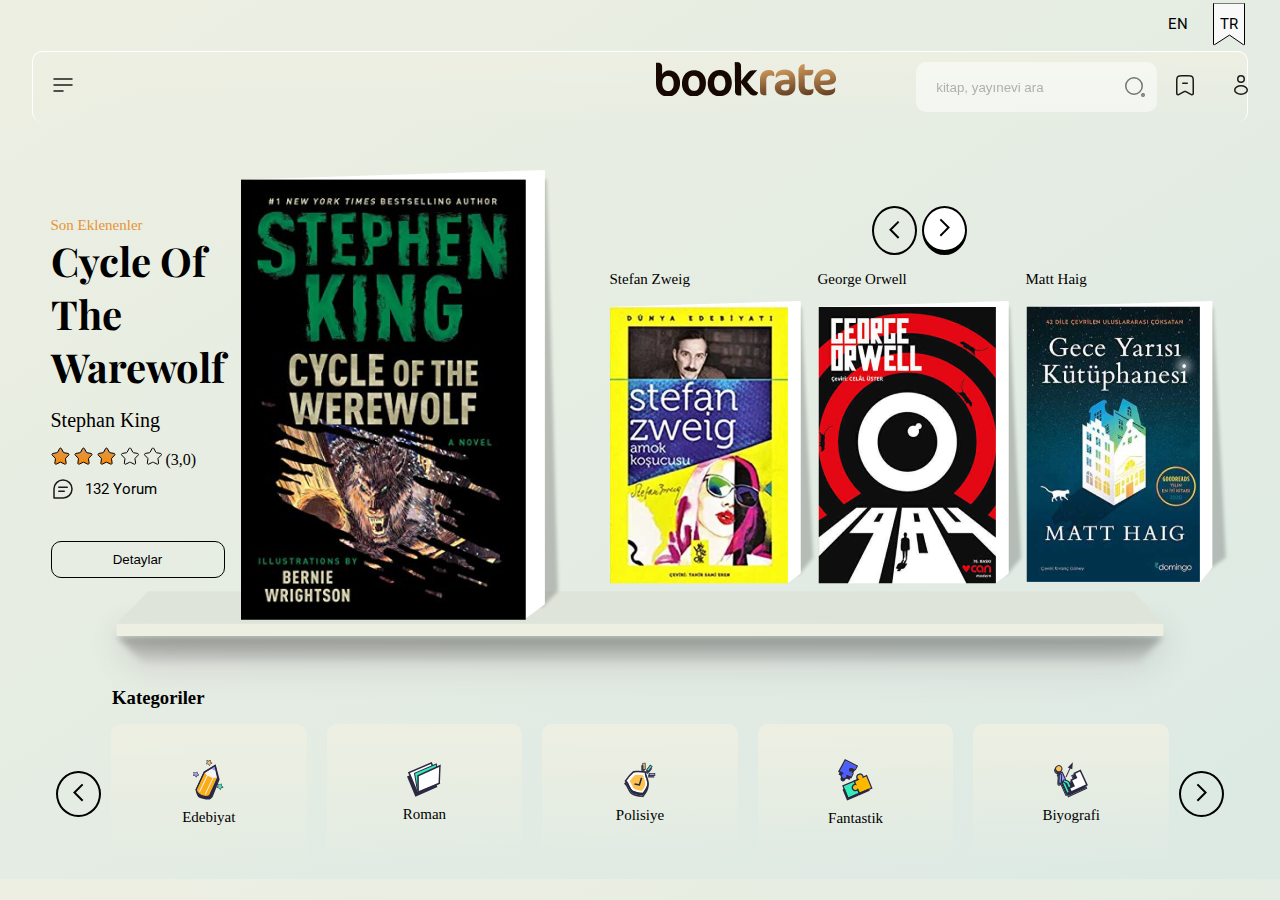
<file: index.html>
<!DOCTYPE html>
<html lang="en">
  <head>
    <meta charset="UTF-8" />
    <meta http-equiv="X-UA-Compatible" content="IE=edge" />
    <meta name="viewport" content="width=device-width, initial-scale=1.0" />
    <link rel="stylesheet" href="/css/style.css" />
    <link rel="shortcut icon" href="./İmages/Logo.png" type="image/x-icon" />

    <title>Bookrate</title>
  </head>
  <body>
    <!-- Language -->

    <div id="desktop-container" class="container">
      <div class="languages">
        <button class="language">
          <p class="language-text">EN</p>
          <img src="İmages/language.svg" alt="" />
        </button>
        <button class="language active">
          <p class="language-text">TR</p>
          <img src="İmages/language.svg" alt="" />
        </button>
      </div>
      <div class="row">
        <div class="Navbar">
          <div class="menu__button">
            <a href="">
              <svg
                width="24"
                height="24"
                viewBox="0 0 24 24"
                fill="none"
                xmlns="http://www.w3.org/2000/svg"
              >
                <path
                  d="M21 6H3"
                  stroke="#1B1B1B"
                  stroke-width="1.5"
                  stroke-linecap="round"
                />
                <path
                  d="M21 12H3"
                  stroke="#1B1B1B"
                  stroke-width="1.5"
                  stroke-linecap="round"
                />
                <path
                  d="M12 18H3"
                  stroke="#1B1B1B"
                  stroke-width="1.5"
                  stroke-linecap="round"
                />
              </svg>
            </a>
            <div class="menu__inner">
              <ul class="menu__inner__list">
                <li class="menu__inner_list_item">
                  <a href="./hakkımızda.html">Hakkımızda</a>
                </li>
                <li class="menu__inner_list_item">
                  <a href="">Sıkça sorulan sorular</a>
                </li>
                <li class="menu__inner_list_item">
                  <a href="">iletişim</a>
                </li>
              </ul>
              <div class="menu__inner__KVKK">
                <a href="#">kvkk</a>
                <a href="#">Çerez Politikası</a>
                <a href="#">Gizlilik</a>
              </div>
              <div class="menu__about-socials">
                <svg
                  width="24"
                  height="24"
                  viewBox="0 0 24 24"
                  fill="none"
                  xmlns="http://www.w3.org/2000/svg"
                >
                  <path
                    d="M2.5 12C2.5 7.52166 2.5 5.28249 3.89124 3.89124C5.28249 2.5 7.52166 2.5 12 2.5C16.4783 2.5 18.7175 2.5 20.1088 3.89124C21.5 5.28249 21.5 7.52166 21.5 12C21.5 16.4783 21.5 18.7175 20.1088 20.1088C18.7175 21.5 16.4783 21.5 12 21.5C7.52166 21.5 5.28249 21.5 3.89124 20.1088C2.5 18.7175 2.5 16.4783 2.5 12Z"
                    stroke="#2A353D"
                    stroke-width="1.5"
                    stroke-linejoin="round"
                  />
                  <path
                    d="M16.5 12C16.5 14.4853 14.4853 16.5 12 16.5C9.51472 16.5 7.5 14.4853 7.5 12C7.5 9.51472 9.51472 7.5 12 7.5C14.4853 7.5 16.5 9.51472 16.5 12Z"
                    stroke="#2A353D"
                    stroke-width="1.5"
                  />
                  <path
                    d="M17.5078 6.5L17.4988 6.5"
                    stroke="#2A353D"
                    stroke-width="2"
                    stroke-linecap="round"
                    stroke-linejoin="round"
                  />
                </svg>
                <svg
                  width="24"
                  height="24"
                  viewBox="0 0 24 24"
                  fill="none"
                  xmlns="http://www.w3.org/2000/svg"
                >
                  <path
                    fill-rule="evenodd"
                    clip-rule="evenodd"
                    d="M6.18182 10.3333C5.20406 10.3333 5 10.5252 5 11.4444V13.1111C5 14.0304 5.20406 14.2222 6.18182 14.2222H8.54545V20.8889C8.54545 21.8081 8.74951 22 9.72727 22H12.0909C13.0687 22 13.2727 21.8081 13.2727 20.8889V14.2222H15.9267C16.6683 14.2222 16.8594 14.0867 17.0631 13.4164L17.5696 11.7497C17.9185 10.6014 17.7035 10.3333 16.4332 10.3333H13.2727V7.55556C13.2727 6.94191 13.8018 6.44444 14.4545 6.44444H17.8182C18.7959 6.44444 19 6.25259 19 5.33333V3.11111C19 2.19185 18.7959 2 17.8182 2H14.4545C11.191 2 8.54545 4.48731 8.54545 7.55556V10.3333H6.18182Z"
                    stroke="#2A353D"
                    stroke-width="1.5"
                    stroke-linejoin="round"
                  />
                </svg>
                <svg
                  width="24"
                  height="24"
                  viewBox="0 0 24 24"
                  fill="none"
                  xmlns="http://www.w3.org/2000/svg"
                >
                  <path
                    d="M2 18.5C3.76504 19.521 5.81428 20 8 20C14.4808 20 19.7617 14.8625 19.9922 8.43797L22 4.5L18.6458 5C17.9407 4.37764 17.0144 4 16 4C13.4276 4 11.5007 6.51734 12.1209 8.98003C8.56784 9.20927 5.34867 7.0213 3.48693 4.10523C2.25147 8.30185 3.39629 13.3561 6.5 16.4705C6.5 17.647 3.5 18.3488 2 18.5Z"
                    stroke="#2A353D"
                    stroke-width="1.5"
                    stroke-linejoin="round"
                  />
                </svg>
                <svg
                  width="24"
                  height="24"
                  viewBox="0 0 24 24"
                  fill="none"
                  xmlns="http://www.w3.org/2000/svg"
                >
                  <path
                    d="M12 20.5C13.8097 20.5 15.5451 20.3212 17.1534 19.9934C19.1623 19.5839 20.1668 19.3791 21.0834 18.2006C22 17.0221 22 15.6693 22 12.9635V11.0365C22 8.33073 22 6.97787 21.0834 5.79937C20.1668 4.62088 19.1623 4.41613 17.1534 4.00662C15.5451 3.67877 13.8097 3.5 12 3.5C10.1903 3.5 8.45489 3.67877 6.84656 4.00662C4.83766 4.41613 3.83321 4.62088 2.9166 5.79937C2 6.97787 2 8.33073 2 11.0365V12.9635C2 15.6693 2 17.0221 2.9166 18.2006C3.83321 19.3791 4.83766 19.5839 6.84656 19.9934C8.45489 20.3212 10.1903 20.5 12 20.5Z"
                    stroke="#2A353D"
                    stroke-width="1.5"
                  />
                  <path
                    d="M15.9621 12.3129C15.8137 12.9187 15.0241 13.3538 13.4449 14.2241C11.7272 15.1705 10.8684 15.6438 10.1728 15.4615C9.9372 15.3997 9.7202 15.2911 9.53799 15.1438C9 14.7089 9 13.8059 9 12C9 10.1941 9 9.29112 9.53799 8.85618C9.7202 8.70886 9.9372 8.60029 10.1728 8.53854C10.8684 8.35621 11.7272 8.82945 13.4449 9.77593C15.0241 10.6462 15.8137 11.0813 15.9621 11.6871C16.0126 11.8933 16.0126 12.1067 15.9621 12.3129Z"
                    stroke="#2A353D"
                    stroke-width="1.5"
                    stroke-linejoin="round"
                  />
                </svg>
              </div>
            </div>
            <div class="menu__inner">
              <ul class="menu__inner__list">
                <li class="menu__inner_list_item">
                  <a href="">Hakkımızda</a>
                </li>
                <li class="menu__inner_list_item">
                  <a href="">Sıkça sorulan sorular</a>
                </li>
                <li class="menu__inner_list_item">
                  <a href="">iletişim</a>
                </li>
              </ul>
              <div class="menu__inner__KVKK">
                <a href="#">kvkk</a>
                <a href="#">Çerez Politikası</a>
                <a href="#">Gizlilik</a>
              </div>
              <div class="menu__about-socials">
                <svg
                  width="24"
                  height="24"
                  viewBox="0 0 24 24"
                  fill="none"
                  xmlns="http://www.w3.org/2000/svg"
                >
                  <path
                    d="M2.5 12C2.5 7.52166 2.5 5.28249 3.89124 3.89124C5.28249 2.5 7.52166 2.5 12 2.5C16.4783 2.5 18.7175 2.5 20.1088 3.89124C21.5 5.28249 21.5 7.52166 21.5 12C21.5 16.4783 21.5 18.7175 20.1088 20.1088C18.7175 21.5 16.4783 21.5 12 21.5C7.52166 21.5 5.28249 21.5 3.89124 20.1088C2.5 18.7175 2.5 16.4783 2.5 12Z"
                    stroke="#2A353D"
                    stroke-width="1.5"
                    stroke-linejoin="round"
                  />
                  <path
                    d="M16.5 12C16.5 14.4853 14.4853 16.5 12 16.5C9.51472 16.5 7.5 14.4853 7.5 12C7.5 9.51472 9.51472 7.5 12 7.5C14.4853 7.5 16.5 9.51472 16.5 12Z"
                    stroke="#2A353D"
                    stroke-width="1.5"
                  />
                  <path
                    d="M17.5078 6.5L17.4988 6.5"
                    stroke="#2A353D"
                    stroke-width="2"
                    stroke-linecap="round"
                    stroke-linejoin="round"
                  />
                </svg>
                <svg
                  width="24"
                  height="24"
                  viewBox="0 0 24 24"
                  fill="none"
                  xmlns="http://www.w3.org/2000/svg"
                >
                  <path
                    fill-rule="evenodd"
                    clip-rule="evenodd"
                    d="M6.18182 10.3333C5.20406 10.3333 5 10.5252 5 11.4444V13.1111C5 14.0304 5.20406 14.2222 6.18182 14.2222H8.54545V20.8889C8.54545 21.8081 8.74951 22 9.72727 22H12.0909C13.0687 22 13.2727 21.8081 13.2727 20.8889V14.2222H15.9267C16.6683 14.2222 16.8594 14.0867 17.0631 13.4164L17.5696 11.7497C17.9185 10.6014 17.7035 10.3333 16.4332 10.3333H13.2727V7.55556C13.2727 6.94191 13.8018 6.44444 14.4545 6.44444H17.8182C18.7959 6.44444 19 6.25259 19 5.33333V3.11111C19 2.19185 18.7959 2 17.8182 2H14.4545C11.191 2 8.54545 4.48731 8.54545 7.55556V10.3333H6.18182Z"
                    stroke="#2A353D"
                    stroke-width="1.5"
                    stroke-linejoin="round"
                  />
                </svg>
                <svg
                  width="24"
                  height="24"
                  viewBox="0 0 24 24"
                  fill="none"
                  xmlns="http://www.w3.org/2000/svg"
                >
                  <path
                    d="M2 18.5C3.76504 19.521 5.81428 20 8 20C14.4808 20 19.7617 14.8625 19.9922 8.43797L22 4.5L18.6458 5C17.9407 4.37764 17.0144 4 16 4C13.4276 4 11.5007 6.51734 12.1209 8.98003C8.56784 9.20927 5.34867 7.0213 3.48693 4.10523C2.25147 8.30185 3.39629 13.3561 6.5 16.4705C6.5 17.647 3.5 18.3488 2 18.5Z"
                    stroke="#2A353D"
                    stroke-width="1.5"
                    stroke-linejoin="round"
                  />
                </svg>
                <svg
                  width="24"
                  height="24"
                  viewBox="0 0 24 24"
                  fill="none"
                  xmlns="http://www.w3.org/2000/svg"
                >
                  <path
                    d="M12 20.5C13.8097 20.5 15.5451 20.3212 17.1534 19.9934C19.1623 19.5839 20.1668 19.3791 21.0834 18.2006C22 17.0221 22 15.6693 22 12.9635V11.0365C22 8.33073 22 6.97787 21.0834 5.79937C20.1668 4.62088 19.1623 4.41613 17.1534 4.00662C15.5451 3.67877 13.8097 3.5 12 3.5C10.1903 3.5 8.45489 3.67877 6.84656 4.00662C4.83766 4.41613 3.83321 4.62088 2.9166 5.79937C2 6.97787 2 8.33073 2 11.0365V12.9635C2 15.6693 2 17.0221 2.9166 18.2006C3.83321 19.3791 4.83766 19.5839 6.84656 19.9934C8.45489 20.3212 10.1903 20.5 12 20.5Z"
                    stroke="#2A353D"
                    stroke-width="1.5"
                  />
                  <path
                    d="M15.9621 12.3129C15.8137 12.9187 15.0241 13.3538 13.4449 14.2241C11.7272 15.1705 10.8684 15.6438 10.1728 15.4615C9.9372 15.3997 9.7202 15.2911 9.53799 15.1438C9 14.7089 9 13.8059 9 12C9 10.1941 9 9.29112 9.53799 8.85618C9.7202 8.70886 9.9372 8.60029 10.1728 8.53854C10.8684 8.35621 11.7272 8.82945 13.4449 9.77593C15.0241 10.6462 15.8137 11.0813 15.9621 11.6871C16.0126 11.8933 16.0126 12.1067 15.9621 12.3129Z"
                    stroke="#2A353D"
                    stroke-width="1.5"
                    stroke-linejoin="round"
                  />
                </svg>
              </div>
            </div>
          </div>
          <ul class="NavbarList menü">
            <div class="menu__inner">
              <ul class="menu__inner__list">
                <li class="menu__inner_list_item">
                  <a href="">Hakkımızda</a>
                </li>
                <li class="menu__inner_list_item">
                  <a href="">Sıkça sorulan sorular</a>
                </li>
                <li class="menu__inner_list_item">
                  <a href="">iletişim</a>
                </li>
              </ul>
              <div class="menu__inner__KVKK">
                <a href="#">kvkk</a>
                <a href="#">Çerez Politikası</a>
                <a href="#">Gizlilik</a>
              </div>
              <div class="menu__about-socials">
                <svg
                  width="24"
                  height="24"
                  viewBox="0 0 24 24"
                  fill="none"
                  xmlns="http://www.w3.org/2000/svg"
                >
                  <path
                    d="M2.5 12C2.5 7.52166 2.5 5.28249 3.89124 3.89124C5.28249 2.5 7.52166 2.5 12 2.5C16.4783 2.5 18.7175 2.5 20.1088 3.89124C21.5 5.28249 21.5 7.52166 21.5 12C21.5 16.4783 21.5 18.7175 20.1088 20.1088C18.7175 21.5 16.4783 21.5 12 21.5C7.52166 21.5 5.28249 21.5 3.89124 20.1088C2.5 18.7175 2.5 16.4783 2.5 12Z"
                    stroke="#2A353D"
                    stroke-width="1.5"
                    stroke-linejoin="round"
                  />
                  <path
                    d="M16.5 12C16.5 14.4853 14.4853 16.5 12 16.5C9.51472 16.5 7.5 14.4853 7.5 12C7.5 9.51472 9.51472 7.5 12 7.5C14.4853 7.5 16.5 9.51472 16.5 12Z"
                    stroke="#2A353D"
                    stroke-width="1.5"
                  />
                  <path
                    d="M17.5078 6.5L17.4988 6.5"
                    stroke="#2A353D"
                    stroke-width="2"
                    stroke-linecap="round"
                    stroke-linejoin="round"
                  />
                </svg>
                <svg
                  width="24"
                  height="24"
                  viewBox="0 0 24 24"
                  fill="none"
                  xmlns="http://www.w3.org/2000/svg"
                >
                  <path
                    fill-rule="evenodd"
                    clip-rule="evenodd"
                    d="M6.18182 10.3333C5.20406 10.3333 5 10.5252 5 11.4444V13.1111C5 14.0304 5.20406 14.2222 6.18182 14.2222H8.54545V20.8889C8.54545 21.8081 8.74951 22 9.72727 22H12.0909C13.0687 22 13.2727 21.8081 13.2727 20.8889V14.2222H15.9267C16.6683 14.2222 16.8594 14.0867 17.0631 13.4164L17.5696 11.7497C17.9185 10.6014 17.7035 10.3333 16.4332 10.3333H13.2727V7.55556C13.2727 6.94191 13.8018 6.44444 14.4545 6.44444H17.8182C18.7959 6.44444 19 6.25259 19 5.33333V3.11111C19 2.19185 18.7959 2 17.8182 2H14.4545C11.191 2 8.54545 4.48731 8.54545 7.55556V10.3333H6.18182Z"
                    stroke="#2A353D"
                    stroke-width="1.5"
                    stroke-linejoin="round"
                  />
                </svg>
                <svg
                  width="24"
                  height="24"
                  viewBox="0 0 24 24"
                  fill="none"
                  xmlns="http://www.w3.org/2000/svg"
                >
                  <path
                    d="M2 18.5C3.76504 19.521 5.81428 20 8 20C14.4808 20 19.7617 14.8625 19.9922 8.43797L22 4.5L18.6458 5C17.9407 4.37764 17.0144 4 16 4C13.4276 4 11.5007 6.51734 12.1209 8.98003C8.56784 9.20927 5.34867 7.0213 3.48693 4.10523C2.25147 8.30185 3.39629 13.3561 6.5 16.4705C6.5 17.647 3.5 18.3488 2 18.5Z"
                    stroke="#2A353D"
                    stroke-width="1.5"
                    stroke-linejoin="round"
                  />
                </svg>
                <svg
                  width="24"
                  height="24"
                  viewBox="0 0 24 24"
                  fill="none"
                  xmlns="http://www.w3.org/2000/svg"
                >
                  <path
                    d="M12 20.5C13.8097 20.5 15.5451 20.3212 17.1534 19.9934C19.1623 19.5839 20.1668 19.3791 21.0834 18.2006C22 17.0221 22 15.6693 22 12.9635V11.0365C22 8.33073 22 6.97787 21.0834 5.79937C20.1668 4.62088 19.1623 4.41613 17.1534 4.00662C15.5451 3.67877 13.8097 3.5 12 3.5C10.1903 3.5 8.45489 3.67877 6.84656 4.00662C4.83766 4.41613 3.83321 4.62088 2.9166 5.79937C2 6.97787 2 8.33073 2 11.0365V12.9635C2 15.6693 2 17.0221 2.9166 18.2006C3.83321 19.3791 4.83766 19.5839 6.84656 19.9934C8.45489 20.3212 10.1903 20.5 12 20.5Z"
                    stroke="#2A353D"
                    stroke-width="1.5"
                  />
                  <path
                    d="M15.9621 12.3129C15.8137 12.9187 15.0241 13.3538 13.4449 14.2241C11.7272 15.1705 10.8684 15.6438 10.1728 15.4615C9.9372 15.3997 9.7202 15.2911 9.53799 15.1438C9 14.7089 9 13.8059 9 12C9 10.1941 9 9.29112 9.53799 8.85618C9.7202 8.70886 9.9372 8.60029 10.1728 8.53854C10.8684 8.35621 11.7272 8.82945 13.4449 9.77593C15.0241 10.6462 15.8137 11.0813 15.9621 11.6871C16.0126 11.8933 16.0126 12.1067 15.9621 12.3129Z"
                    stroke="#2A353D"
                    stroke-width="1.5"
                    stroke-linejoin="round"
                  />
                </svg>
              </div>
            </div>
            <li class="NavbarListItem">
              <a href="./kitap_listesi.html">Son Değerlendirilen</a>
            </li>
            <li class="NavbarListItem"><a href="#">En Çok Incelenen</a></li>
            <li class="NavbarListItem"><a href="#">Yeni Eklenen</a></li>
            <li class="NavbarListItem">
              <a href="./kitap_listesi.html">Kategoriler</a>
            </li>
            <li class="NavbarListItem">
              <a href="./hesabım.html">Kitap Öner</a>
            </li>
          </ul>
          <div class="logo">
            <a href="./index.html">
              <img src="./İmages/Logo.png" alt="Bookrate" />
            </a>
          </div>
          <div class="Navbar-sağ">
            <div class="Navbar-input-wrapper">
              <input type="text" placeholder="kitap, yayınevi ara" />
              <svg
                width="24"
                height="24"
                viewBox="0 0 24 24"
                fill="none"
                xmlns="http://www.w3.org/2000/svg"
              >
                <path
                  d="M2.75 11C2.75 6.44365 6.44365 2.75 11 2.75C15.5563 2.75 19.25 6.44365 19.25 11C19.25 15.5563 15.5563 19.25 11 19.25C6.44365 19.25 2.75 15.5563 2.75 11Z"
                  stroke="black"
                  stroke-width="1.5"
                />
                <path
                  d="M18.75 20C18.75 19.3096 19.3096 18.75 20 18.75C20.6904 18.75 21.25 19.3096 21.25 20C21.25 20.6904 20.6904 21.25 20 21.25C19.3096 21.25 18.75 20.6904 18.75 20Z"
                  stroke="black"
                  stroke-width="1.5"
                />
              </svg>
            </div>
            <a href="#">
              <svg
                width="24"
                height="24"
                viewBox="0 0 24 24"
                fill="none"
                xmlns="http://www.w3.org/2000/svg"
              >
                <mask
                  id="mask0_45_5958"
                  style="mask-type: alpha"
                  maskUnits="userSpaceOnUse"
                  x="3"
                  y="2"
                  width="18"
                  height="21"
                >
                  <path
                    fill-rule="evenodd"
                    clip-rule="evenodd"
                    d="M4.17157 3.17157C3 4.34315 3 6.22876 3 10V20.601C3 22.1259 4.63822 23.0899 5.97129 22.3493L11.0287 19.5396C11.6328 19.204 12.3672 19.204 12.9713 19.5396L18.0287 22.3493C19.3618 23.0899 21 22.1259 21 20.601V10C21 6.22876 21 4.34315 19.8284 3.17157C18.6569 2 16.7712 2 13 2H11C7.22876 2 5.34315 2 4.17157 3.17157Z"
                    fill="white"
                  />
                </mask>
                <g mask="url(#mask0_45_5958)">
                  <path
                    d="M19.8284 3.17157L20.8891 2.11091L19.8284 3.17157ZM11.0287 19.5396L11.7572 20.8508L11.0287 19.5396ZM12.9713 19.5396L12.2428 20.8508L12.9713 19.5396ZM5.97129 22.3493L6.69975 23.6605L5.97129 22.3493ZM4.5 10C4.5 8.07198 4.50319 6.77686 4.63307 5.81078C4.75715 4.88786 4.9716 4.49287 5.23223 4.23223L3.11091 2.11091C2.19997 3.02185 1.82863 4.15545 1.65982 5.41104C1.49681 6.62348 1.5 8.15679 1.5 10H4.5ZM4.5 20.601V10H1.5V20.601H4.5ZM6.69975 23.6605L11.7572 20.8508L10.3003 18.2284L5.24282 21.038L6.69975 23.6605ZM12.2428 20.8508L17.3003 23.6605L18.7572 21.038L13.6998 18.2284L12.2428 20.8508ZM19.5 10V20.601H22.5V10H19.5ZM18.7678 4.23223C19.0284 4.49287 19.2428 4.88786 19.3669 5.81078C19.4968 6.77686 19.5 8.07198 19.5 10H22.5C22.5 8.15679 22.5032 6.62348 22.3402 5.41104C22.1714 4.15545 21.8 3.02185 20.8891 2.11091L18.7678 4.23223ZM13 3.5C14.928 3.5 16.2231 3.50319 17.1892 3.63307C18.1121 3.75715 18.5071 3.9716 18.7678 4.23223L20.8891 2.11091C19.9781 1.19997 18.8445 0.828636 17.589 0.659827C16.3765 0.496818 14.8432 0.500005 13 0.500005V3.5ZM11 3.5H13V0.500005H11V3.5ZM5.23223 4.23223C5.49287 3.9716 5.88786 3.75715 6.81078 3.63307C7.77686 3.50319 9.07198 3.5 11 3.5V0.500005C9.15679 0.500005 7.62348 0.496818 6.41104 0.659827C5.15545 0.828636 4.02185 1.19997 3.11091 2.11091L5.23223 4.23223ZM17.3003 23.6605C19.6331 24.9566 22.5 23.2697 22.5 20.601H19.5C19.5 20.9822 19.0904 21.2232 18.7572 21.038L17.3003 23.6605ZM11.7572 20.8508C11.9082 20.7669 12.0918 20.7669 12.2428 20.8508L13.6998 18.2284C12.6427 17.6411 11.3573 17.6411 10.3003 18.2284L11.7572 20.8508ZM1.5 20.601C1.5 23.2697 4.36689 24.9566 6.69975 23.6605L5.24282 21.038C4.90956 21.2232 4.5 20.9822 4.5 20.601H1.5Z"
                    fill="#1B1B1B"
                  />
                  <path
                    d="M9.75 10.25H14.25"
                    stroke="#1B1B1B"
                    stroke-width="1.5"
                    stroke-linecap="round"
                  />
                </g>
              </svg>
            </a>
            <a href="#">
              <svg
                width="24"
                height="24"
                viewBox="0 0 24 24"
                fill="none"
                xmlns="http://www.w3.org/2000/svg"
              >
                <path
                  d="M15.25 6C15.25 7.79493 13.7949 9.25 12 9.25C10.2051 9.25 8.75 7.79493 8.75 6C8.75 4.20507 10.2051 2.75 12 2.75C13.7949 2.75 15.25 4.20507 15.25 6Z"
                  stroke="#1B1B1B"
                  stroke-width="1.5"
                />
                <path
                  d="M18.25 17C18.25 18.0756 17.6409 19.1202 16.5138 19.9252C15.3882 20.7293 13.7947 21.25 12 21.25C10.2053 21.25 8.61181 20.7293 7.48618 19.9252C6.35911 19.1202 5.75 18.0756 5.75 17C5.75 15.9244 6.35911 14.8798 7.48618 14.0748C8.61181 13.2707 10.2053 12.75 12 12.75C13.7947 12.75 15.3882 13.2707 16.5138 14.0748C17.6409 14.8798 18.25 15.9244 18.25 17Z"
                  stroke="#1B1B1B"
                  stroke-width="1.5"
                />
              </svg>
            </a>
          </div>
        </div>
      </div>

      <!-- Slider -->
      <div class="Slider">
        <div class="Slider-right">
          <div class="Slider-right-col">
            <h5>Son Eklenenler</h5>
            <h4>
              cycle of the <br />
              warewolf
            </h4>
            <span class="author">stephan king</span>
            <span class="stars">
              <svg
                width="19"
                height="18"
                viewBox="0 0 19 18"
                fill="none"
                xmlns="http://www.w3.org/2000/svg"
              >
                <path
                  d="M8.60077 1.53093C8.97677 0.823022 9.99117 0.823022 10.3672 1.53093L12.3232 5.21378C12.4677 5.48593 12.7297 5.67623 13.0332 5.7296L17.1402 6.45184C17.9297 6.59066 18.2431 7.55537 17.686 8.1317L14.7879 11.1301C14.5737 11.3516 14.4737 11.6596 14.5167 11.9647L15.099 16.0939C15.2109 16.8876 14.3902 17.4838 13.67 17.1321L9.92277 15.3024C9.64587 15.1671 9.32207 15.1671 9.04517 15.3024L5.298 17.1321C4.57772 17.4838 3.75709 16.8876 3.86901 16.0939L4.45127 11.9647C4.4943 11.6596 4.39425 11.3516 4.18009 11.1301L1.28194 8.1317C0.724863 7.55537 1.03832 6.59066 1.82777 6.45184L5.93481 5.7296C6.2383 5.67623 6.50024 5.48592 6.64478 5.21378L8.60077 1.53093Z"
                  fill="url(#paint0_linear_45_5996)"
                  stroke="black"
                />
                <defs>
                  <linearGradient
                    id="paint0_linear_45_5996"
                    x1="9.48397"
                    y1="1"
                    x2="9.48397"
                    y2="17.2354"
                    gradientUnits="userSpaceOnUse"
                  >
                    <stop stop-color="#D19B5D" />
                    <stop offset="1" stop-color="#FF8800" />
                  </linearGradient>
                </defs>
              </svg>
              <svg
                width="19"
                height="18"
                viewBox="0 0 19 18"
                fill="none"
                xmlns="http://www.w3.org/2000/svg"
              >
                <path
                  d="M8.60077 1.53093C8.97677 0.823022 9.99117 0.823022 10.3672 1.53093L12.3232 5.21378C12.4677 5.48593 12.7297 5.67623 13.0332 5.7296L17.1402 6.45184C17.9297 6.59066 18.2431 7.55537 17.686 8.1317L14.7879 11.1301C14.5737 11.3516 14.4737 11.6596 14.5167 11.9647L15.099 16.0939C15.2109 16.8876 14.3902 17.4838 13.67 17.1321L9.92277 15.3024C9.64587 15.1671 9.32207 15.1671 9.04517 15.3024L5.298 17.1321C4.57772 17.4838 3.75709 16.8876 3.86901 16.0939L4.45127 11.9647C4.4943 11.6596 4.39425 11.3516 4.18009 11.1301L1.28194 8.1317C0.724863 7.55537 1.03832 6.59066 1.82777 6.45184L5.93481 5.7296C6.2383 5.67623 6.50024 5.48592 6.64478 5.21378L8.60077 1.53093Z"
                  fill="url(#paint0_linear_45_5996)"
                  stroke="black"
                />
                <defs>
                  <linearGradient
                    id="paint0_linear_45_5996"
                    x1="9.48397"
                    y1="1"
                    x2="9.48397"
                    y2="17.2354"
                    gradientUnits="userSpaceOnUse"
                  >
                    <stop stop-color="#D19B5D" />
                    <stop offset="1" stop-color="#FF8800" />
                  </linearGradient>
                </defs>
              </svg>
              <svg
                width="19"
                height="18"
                viewBox="0 0 19 18"
                fill="none"
                xmlns="http://www.w3.org/2000/svg"
              >
                <path
                  d="M8.60077 1.53093C8.97677 0.823022 9.99117 0.823022 10.3672 1.53093L12.3232 5.21378C12.4677 5.48593 12.7297 5.67623 13.0332 5.7296L17.1402 6.45184C17.9297 6.59066 18.2431 7.55537 17.686 8.1317L14.7879 11.1301C14.5737 11.3516 14.4737 11.6596 14.5167 11.9647L15.099 16.0939C15.2109 16.8876 14.3902 17.4838 13.67 17.1321L9.92277 15.3024C9.64587 15.1671 9.32207 15.1671 9.04517 15.3024L5.298 17.1321C4.57772 17.4838 3.75709 16.8876 3.86901 16.0939L4.45127 11.9647C4.4943 11.6596 4.39425 11.3516 4.18009 11.1301L1.28194 8.1317C0.724863 7.55537 1.03832 6.59066 1.82777 6.45184L5.93481 5.7296C6.2383 5.67623 6.50024 5.48592 6.64478 5.21378L8.60077 1.53093Z"
                  fill="url(#paint0_linear_45_5996)"
                  stroke="black"
                />
                <defs>
                  <linearGradient
                    id="paint0_linear_45_5996"
                    x1="9.48397"
                    y1="1"
                    x2="9.48397"
                    y2="17.2354"
                    gradientUnits="userSpaceOnUse"
                  >
                    <stop stop-color="#D19B5D" />
                    <stop offset="1" stop-color="#FF8800" />
                  </linearGradient>
                </defs>
              </svg>
              <svg
                width="19"
                height="18"
                viewBox="0 0 19 18"
                fill="none"
                xmlns="http://www.w3.org/2000/svg"
              >
                <path
                  d="M9.08466 1.53093C9.46066 0.823022 10.4751 0.823022 10.8511 1.53093L12.8071 5.21378C12.9516 5.48593 13.2136 5.67623 13.5171 5.7296L17.6241 6.45184C18.4136 6.59066 18.727 7.55537 18.1699 8.1317L15.2718 11.1301C15.0576 11.3516 14.9576 11.6596 15.0006 11.9647L15.5829 16.0939C15.6948 16.8876 14.8741 17.4838 14.1539 17.1321L10.4067 15.3024C10.1298 15.1671 9.80596 15.1671 9.52906 15.3024L5.78189 17.1321C5.06161 17.4838 4.24098 16.8876 4.3529 16.0939L4.93516 11.9647C4.97819 11.6596 4.87814 11.3516 4.66398 11.1301L1.76583 8.1317C1.20875 7.55537 1.52221 6.59066 2.31166 6.45184L6.4187 5.7296C6.72219 5.67623 6.98413 5.48592 7.12867 5.21378L9.08466 1.53093Z"
                  stroke="black"
                />
              </svg>
              <svg
                width="19"
                height="18"
                viewBox="0 0 19 18"
                fill="none"
                xmlns="http://www.w3.org/2000/svg"
              >
                <path
                  d="M9.08466 1.53093C9.46066 0.823022 10.4751 0.823022 10.8511 1.53093L12.8071 5.21378C12.9516 5.48593 13.2136 5.67623 13.5171 5.7296L17.6241 6.45184C18.4136 6.59066 18.727 7.55537 18.1699 8.1317L15.2718 11.1301C15.0576 11.3516 14.9576 11.6596 15.0006 11.9647L15.5829 16.0939C15.6948 16.8876 14.8741 17.4838 14.1539 17.1321L10.4067 15.3024C10.1298 15.1671 9.80596 15.1671 9.52906 15.3024L5.78189 17.1321C5.06161 17.4838 4.24098 16.8876 4.3529 16.0939L4.93516 11.9647C4.97819 11.6596 4.87814 11.3516 4.66398 11.1301L1.76583 8.1317C1.20875 7.55537 1.52221 6.59066 2.31166 6.45184L6.4187 5.7296C6.72219 5.67623 6.98413 5.48592 7.12867 5.21378L9.08466 1.53093Z"
                  stroke="black"
                />
              </svg>
              (3,0)
            </span>
            <span class="Slider-right-comment">
              <svg
                width="24"
                height="24"
                viewBox="0 0 24 24"
                fill="none"
                xmlns="http://www.w3.org/2000/svg"
              >
                <path
                  d="M3 12C3 7.02944 7.02944 3 12 3C16.9706 3 21 7.02944 21 12C21 16.9706 16.9706 21 12 21H3V12Z"
                  stroke="#1B1B1B"
                  stroke-width="1.5"
                  stroke-linejoin="round"
                />
                <path
                  d="M7.75 14.25H13.25"
                  stroke="#1B1B1B"
                  stroke-width="1.5"
                  stroke-linecap="round"
                />
                <path
                  d="M7.75 10.25H16.25"
                  stroke="#1B1B1B"
                  stroke-width="1.5"
                  stroke-linecap="round"
                />
              </svg>
              <p>132 Yorum</p>
            </span>
            <button>Detaylar</button>
          </div>
          <div class="Slider-right-img">
            <img src="./İmages/SlideActive.png" alt="" />
          </div>
        </div>
        <div class="Slider-left">
          <div class="Slider-left-btns">
            <button>
              <svg
                width="11"
                height="19"
                viewBox="0 0 11 19"
                fill="none"
                xmlns="http://www.w3.org/2000/svg"
              >
                <path
                  d="M9.64424 1.58875L1.46924 9.76375L9.64424 17.9387"
                  stroke="black"
                  stroke-width="2"
                />
              </svg>
            </button>
            <button>
              <svg
                width="11"
                height="19"
                viewBox="0 0 11 19"
                fill="none"
                xmlns="http://www.w3.org/2000/svg"
              >
                <path
                  d="M1.35576 1.34998L9.53076 9.52498C6.33823 12.7175 4.5483 14.5074 1.35576 17.7"
                  stroke="black"
                  stroke-width="2"
                />
              </svg>
            </button>
          </div>
          <div class="Slider-left-books">
            <div class="book-wrapper">
              <h4>stefan zweig</h4>
              <img src="./İmages/One.png" alt="" />
            </div>
            <div class="book-wrapper">
              <h4>george orwell</h4>
              <img src="./İmages/Two.png" alt="" />
            </div>
            <div class="book-wrapper">
              <h4>matt haig</h4>
              <img src="./İmages/Theree.png" alt="" />
            </div>
          </div>
        </div>
        <svg
          class="BottomSlideImg"
          width="1840"
          height="188"
          viewBox="0 0 1840 188"
          fill="none"
          xmlns="http://www.w3.org/2000/svg"
        >
          <g opacity="0.3" filter="url(#filter0_f_67_380)">
            <path
              d="M60 74.2811H1780L1731 127.781H112L60 74.2811Z"
              fill="url(#paint0_linear_67_380)"
            />
          </g>
          <g
            style="mix-blend-mode: multiply"
            opacity="0.3"
            filter="url(#filter1_f_67_380)"
          >
            <path
              d="M60 74.2811H1780L1731 127.781H112L60 74.2811Z"
              fill="url(#paint1_linear_67_380)"
            />
          </g>
          <path
            d="M60 54.2811H1780L1731 0.781128H112L60 54.2811Z"
            fill="#DFE4DB"
          />
          <rect x="60" y="54.2811" width="1720" height="20" fill="#EDEFE2" />
          <defs>
            <filter
              id="filter0_f_67_380"
              x="0"
              y="14.2811"
              width="1840"
              height="173.5"
              filterUnits="userSpaceOnUse"
              color-interpolation-filters="sRGB"
            >
              <feFlood flood-opacity="0" result="BackgroundImageFix" />
              <feBlend
                mode="normal"
                in="SourceGraphic"
                in2="BackgroundImageFix"
                result="shape"
              />
              <feGaussianBlur
                stdDeviation="30"
                result="effect1_foregroundBlur_67_380"
              />
            </filter>
            <filter
              id="filter1_f_67_380"
              x="50"
              y="64.2811"
              width="1740"
              height="73.5"
              filterUnits="userSpaceOnUse"
              color-interpolation-filters="sRGB"
            >
              <feFlood flood-opacity="0" result="BackgroundImageFix" />
              <feBlend
                mode="normal"
                in="SourceGraphic"
                in2="BackgroundImageFix"
                result="shape"
              />
              <feGaussianBlur
                stdDeviation="5"
                result="effect1_foregroundBlur_67_380"
              />
            </filter>
            <linearGradient
              id="paint0_linear_67_380"
              x1="920"
              y1="74.2811"
              x2="920"
              y2="127.781"
              gradientUnits="userSpaceOnUse"
            >
              <stop />
              <stop offset="1" stop-color="#F9F3EE" />
            </linearGradient>
            <linearGradient
              id="paint1_linear_67_380"
              x1="920"
              y1="74.2811"
              x2="920"
              y2="127.781"
              gradientUnits="userSpaceOnUse"
            >
              <stop />
              <stop offset="1" stop-color="white" />
            </linearGradient>
          </defs>
        </svg>
      </div>
      <!-- Slider son -->

      <!-- kategoriler -->
      <div class="kategoriler">
        <h3 class="kategori-head">Kategoriler</h3>
        <div class="kategori-slider">
          <div class="kategori-slide-btn">
            <button class="kategori-prev">
              <svg
                width="11"
                height="19"
                viewBox="0 0 11 19"
                fill="none"
                xmlns="http://www.w3.org/2000/svg"
              >
                <path
                  d="M9.64448 1.34998L1.46948 9.52498L9.64448 17.7"
                  stroke="black"
                  stroke-width="2"
                />
              </svg>
            </button>
          </div>
          <div class="kategori-slide">
            <svg
              width="31"
              height="40"
              viewBox="0 0 31 40"
              fill="none"
              xmlns="http://www.w3.org/2000/svg"
            >
              <path
                fill-rule="evenodd"
                clip-rule="evenodd"
                d="M2.55197 13.3531L3.91172 12.5004L4.01907 14.0993L5.45039 15.1297L3.84016 15.5916L3.3392 17.0839L2.22993 15.7692L0.476562 15.6627L1.4427 14.4546L0.798609 12.8201L2.55197 13.3531Z"
                fill="#A694FE"
              />
              <path
                fill-rule="evenodd"
                clip-rule="evenodd"
                d="M2.51627 12.5004L1.01339 12.003C0.798693 11.9319 0.583996 12.003 0.440864 12.1451C0.297733 12.2872 0.261949 12.5359 0.333515 12.7136L0.870258 14.0638L0.118818 15.0231C-0.0243141 15.2008 -0.024313 15.414 0.0472529 15.5916C0.118819 15.7693 0.297732 15.9114 0.512429 15.9114L2.01531 16.018L2.98145 17.155C3.12458 17.2971 3.3035 17.3682 3.51819 17.3327C3.73289 17.2971 3.87602 17.155 3.94759 16.9773L4.3412 15.7693L5.66517 15.414C5.87987 15.3429 6.023 15.2008 6.05878 14.9876C6.09456 14.7744 6.023 14.5612 5.84408 14.4546L4.62746 13.5663L4.5559 12.2161C4.5559 12.0385 4.44855 11.8608 4.26964 11.7542C4.09072 11.6476 3.87602 11.6832 3.73289 11.7898L2.51627 12.5004ZM2.58784 13.1044L3.94759 12.2517L4.05494 13.8506L5.48626 14.881L3.87602 15.3429L3.37506 16.8352L2.26579 15.5206L0.512429 15.414L1.47857 14.2059L0.834476 12.5715L2.58784 13.1044Z"
                fill="#2A2941"
              />
              <path
                fill-rule="evenodd"
                clip-rule="evenodd"
                d="M15.7207 1.34354L17.0804 0.490784L17.1878 2.08969L18.6191 3.1201L17.0089 3.58201L16.5079 5.07433L15.3986 3.75967L13.6453 3.65307L14.6114 2.44501L13.9673 0.810566L15.7207 1.34354Z"
                fill="#FEC34E"
              />
              <path
                fill-rule="evenodd"
                clip-rule="evenodd"
                d="M15.6488 0.81052L14.146 0.31308C13.9313 0.242018 13.7166 0.313081 13.5734 0.455206C13.4303 0.597332 13.3945 0.846051 13.4661 1.02371L14.0028 2.3739L13.2514 3.33324C13.1083 3.5109 13.1083 3.72409 13.1798 3.90175C13.2514 4.0794 13.4303 4.22153 13.645 4.22153L15.1479 4.32812L16.114 5.46512C16.2572 5.60725 16.4361 5.67831 16.6508 5.64278C16.8655 5.60725 17.0086 5.46512 17.0802 5.28747L17.4738 4.0794L18.7977 3.72409C19.0124 3.65303 19.1556 3.5109 19.1914 3.29771C19.2271 3.08453 19.1556 2.87134 18.9767 2.76474L17.76 1.87646L17.6885 0.526268C17.6885 0.348611 17.5811 0.170955 17.4022 0.0643607C17.2233 -0.0422333 17.0086 -0.00670112 16.8655 0.0998929L15.6488 0.81052ZM15.7204 1.41455L17.0802 0.5618L17.1875 2.16071L18.6188 3.19112L17.0086 3.65303L16.5076 5.14534L15.3984 3.83068L13.645 3.72409L14.6111 2.51602L13.967 0.881581L15.7204 1.41455Z"
                fill="#2A2941"
              />
              <path
                fill-rule="evenodd"
                clip-rule="evenodd"
                d="M26.7058 24.9363L28.2445 24.0125L28.2802 25.7891L29.8189 26.9971L27.994 27.4591L27.3857 29.0935L26.2406 27.6012L24.3083 27.4235L25.4176 26.1089L24.7735 24.2968L26.7058 24.9363Z"
                fill="#32EDBB"
              />
              <path
                fill-rule="evenodd"
                clip-rule="evenodd"
                d="M26.6341 24.4388L24.9523 23.8348C24.7376 23.7637 24.523 23.7993 24.3798 23.9769C24.2367 24.1191 24.1651 24.3323 24.2367 24.5454L24.7734 26.0733L23.8789 27.1392C23.7357 27.2814 23.6999 27.5301 23.8073 27.7077C23.8789 27.8854 24.0578 28.0275 24.2725 28.063L25.9543 28.2052L26.9562 29.5198C27.0635 29.662 27.2782 29.7685 27.4929 29.733C27.7076 29.6975 27.8508 29.5554 27.9223 29.3777L28.4233 28.0275L29.962 27.6367C30.1766 27.6011 30.3198 27.4235 30.3556 27.2103C30.3913 26.9971 30.3198 26.7839 30.1409 26.6773L28.8169 25.6469L28.7811 24.1191C28.7811 23.9059 28.6738 23.7282 28.4949 23.6572C28.3159 23.5506 28.1012 23.5506 27.9581 23.6572L26.6341 24.4388ZM26.7057 25.0429L28.2444 24.1191L28.2802 25.8956L29.8188 27.1037L27.9939 27.5656L27.3856 29.2L26.2405 27.6722L24.3083 27.4945L25.4175 26.1799L24.7734 24.3678L26.7057 25.0429Z"
                fill="#2A2941"
              />
              <path
                fill-rule="evenodd"
                clip-rule="evenodd"
                d="M11.4623 12.8201L11.498 12.7135L21.3741 6.60211L23.8074 17.4747L23.7358 17.6168L20.3364 18.1143L12.4642 34.6008L11.5338 34.1744L19.2987 17.9721L14.5396 15.7692L6.81048 31.936L5.88013 31.5096L13.645 15.3073L11.4623 12.8201Z"
                fill="#F5F5F5"
              />
              <path
                fill-rule="evenodd"
                clip-rule="evenodd"
                d="M10.8446 11.7839L2.6145 29.5851L2.68607 29.976C3.07968 32.7829 4.07295 36.7919 7.1145 38C10.1918 39.2436 15.7896 40.3502 17.6145 39L19.6145 37L26.6145 19.5L22.6529 4.5L10.8446 11.7839ZM3.97425 29.7628L11.8823 12.6722L21.7584 6.59635L24.6145 18.5L16.2478 35.1635C13.1347 37.4731 4.68991 34.5595 3.97425 29.7628Z"
                fill="#2A2941"
              />
              <path
                fill-rule="evenodd"
                clip-rule="evenodd"
                d="M18.3687 8.80505C19.7284 9.87099 21.1239 10.4395 22.6268 10.5461L21.768 6.63763L18.3687 8.80505Z"
                fill="#A694FE"
              />
              <path
                fill-rule="evenodd"
                clip-rule="evenodd"
                d="M11.6772 12.8202L13.8599 15.3074L6.09504 31.5097L7.02539 31.9361L14.7545 15.7693L19.5136 17.9722L11.7487 34.1745L12.6791 34.6009L20.5513 18.1144L23.9507 17.6169L16.0427 35.2049C12.9296 37.5145 4.48481 34.6009 3.80493 29.8042L11.6772 12.8202Z"
                fill="#FCAC15"
              />
              <path
                fill-rule="evenodd"
                clip-rule="evenodd"
                d="M10.6746 11.8608L2.44458 29.662L2.51614 30.0529C2.90976 32.8599 5.52191 35.2405 8.56346 36.4485C11.6408 37.6921 15.0402 37.6921 16.8651 36.3419L17.1514 36.1287L25.4172 17.7235L22.483 4.5769L10.6746 11.8608ZM3.80433 29.8397L11.7124 12.7491L21.5884 6.67325L24.0217 17.5458L16.0779 35.2405C12.9648 37.55 4.51999 34.6364 3.80433 29.8397Z"
                fill="#2A2941"
              />
            </svg>
            <h4>Edebiyat</h4>
          </div>

          <div class="kategori-slide">
            <svg
              width="34"
              height="35"
              viewBox="0 0 34 35"
              fill="none"
              xmlns="http://www.w3.org/2000/svg"
            >
              <path
                fill-rule="evenodd"
                clip-rule="evenodd"
                d="M22.4038 4.93256L0 14.5236L8.40455 34.6773L30.4069 25.1111L22.4038 4.93256Z"
                fill="#2A2941"
              />
              <path
                fill-rule="evenodd"
                clip-rule="evenodd"
                d="M24.3354 0.99646L1.93164 10.6124L10.3362 30.791L32.2633 21.2249L24.2852 1.04628L24.3354 0.99646Z"
                fill="white"
              />
              <path
                fill-rule="evenodd"
                clip-rule="evenodd"
                d="M33.3173 21.5985L24.7622 0L0.90332 10.2138L9.90999 31.8124L33.3173 21.5985ZM23.9092 1.99294L31.3353 20.7266L10.763 29.6949L2.96055 10.9612L23.9092 1.99294Z"
                fill="#2A2941"
              />
              <path
                d="M10.3362 28.0756L7.52637 11.3099L29.3029 1.99292L30.6075 19.0326L10.3362 28.0756Z"
                fill="#32EDBB"
              />
              <path
                d="M9.9598 28.7981L6.94922 11.011L29.7544 1.24561L31.1342 19.3565L9.9598 28.7981ZM8.07819 11.6089L10.7375 27.3532L30.0805 18.7337L28.8512 2.7154L8.07819 11.6089Z"
                fill="#2A2941"
              />
              <path
                d="M32.2883 21.2248C32.3134 20.8262 32.9657 3.76166 32.9657 3.76166L11.0386 13.7762L11.164 30.0436L32.2883 21.2248Z"
                fill="white"
              />
              <path
                d="M10.4116 31.1398L10.2861 13.278L33.7436 2.56592L33.6934 3.7866C33.6934 3.7866 33.0411 20.8761 33.016 21.2498L32.991 21.7231L10.4116 31.1398ZM11.7914 14.2496L11.8918 28.8977L31.5609 20.7017C31.6613 18.3849 32.0376 8.42019 32.163 4.93254L11.7914 14.2496Z"
                fill="#2A2941"
              />
            </svg>

            <h4>Roman</h4>
          </div>

          <div class="kategori-slide">
            <svg
              width="32"
              height="36"
              viewBox="0 0 32 36"
              fill="none"
              xmlns="http://www.w3.org/2000/svg"
            >
              <path
                fill-rule="evenodd"
                clip-rule="evenodd"
                d="M2.10742 21.5531C4.18974 18.7986 6.6233 16.3172 9.30774 14.1583C12.9455 13.6372 16.6335 13.7116 20.2211 14.3816C20.2713 15.2501 20.4469 16.1186 20.6978 16.9375C21.5759 19.5183 23.0812 23.2653 22.8805 25.4987C22.6045 28.5261 18.4398 33.6379 18.4398 33.6379C18.4398 33.6379 11.0388 33.0672 8.3293 31.0572C6.49786 29.6924 4.76677 25.7716 3.53745 23.4142C3.16113 22.7442 2.68445 22.1238 2.10742 21.6027V21.5531Z"
                fill="#2A2941"
              />
              <path
                fill-rule="evenodd"
                clip-rule="evenodd"
                d="M0.827911 20.635L0 21.8013L1.10388 22.6946C1.53038 23.0917 1.88162 23.5383 2.15759 24.0594C2.91023 25.4987 3.83849 27.5087 4.8922 29.1961C5.54449 30.3376 6.39749 31.3798 7.42611 32.2235C8.60525 33.0176 9.93493 33.5884 11.3399 33.9109C13.648 34.5065 16.0063 34.9035 18.3646 35.1021L19.1674 35.1765L19.6692 34.5561C20.9988 32.8935 22.2031 31.1317 23.2317 29.2706C23.8589 28.1291 24.2854 26.8883 24.461 25.6228C24.6617 23.2157 23.1313 19.1957 22.2031 16.4413C22.0024 15.7465 21.8518 15.002 21.8267 14.2824L21.7515 13.0913L20.5723 12.8679C16.8091 12.1731 12.9455 12.0738 9.15719 12.6198L8.68052 12.6694L8.32928 12.9672C5.49432 15.2253 2.9855 17.8061 0.827911 20.635ZM2.10741 21.5531C4.18973 18.7987 6.62329 16.3172 9.30772 14.1583C12.9455 13.6372 16.6335 13.7116 20.2211 14.3816C20.2713 15.2502 20.4469 16.1187 20.6978 16.9376C21.5759 19.5183 23.0811 23.2654 22.8804 25.4987C22.6045 28.5261 18.4398 33.638 18.4398 33.638C18.4398 33.638 11.0388 33.0672 8.32928 31.0572C6.49784 29.6924 4.76676 25.7717 3.53744 23.4143C3.16111 22.7443 2.68444 22.1239 2.10741 21.6028V21.5531Z"
                fill="#2A2941"
              />
              <path
                fill-rule="evenodd"
                clip-rule="evenodd"
                d="M19.6442 4.05859H18.1138L18.2392 9.12083H19.7947L19.6442 4.05859Z"
                fill="#2A2941"
              />
              <path
                fill-rule="evenodd"
                clip-rule="evenodd"
                d="M20.5725 9.8901L20.3969 3.26453L17.311 3.33897L17.4616 9.93973L20.5725 9.8901ZM19.6693 4.0586H18.1389L18.2644 9.12084H19.8199L19.6693 4.0586Z"
                fill="#2A2941"
              />
              <path
                fill-rule="evenodd"
                clip-rule="evenodd"
                d="M27.02 6.93716L25.7907 6.04382L22.6045 10.0886L23.8338 10.982L27.0451 6.96197L27.02 6.93716Z"
                fill="#2A2941"
              />
              <path
                fill-rule="evenodd"
                clip-rule="evenodd"
                d="M23.959 12.049L28.0986 6.83792L25.6148 5.02643L21.4502 10.2872L23.959 12.049ZM27.0198 6.93718L25.7905 6.04384L22.6043 10.0887L23.8336 10.982L27.0449 6.96199L27.0198 6.93718Z"
                fill="#2A2941"
              />
              <path
                fill-rule="evenodd"
                clip-rule="evenodd"
                d="M29.4035 14.729V13.265L24.9629 13.3394V14.8035L29.4035 14.729Z"
                fill="#2A2941"
              />
              <path
                fill-rule="evenodd"
                clip-rule="evenodd"
                d="M24.2103 15.5727L30.2064 15.4735L30.1562 12.4709L24.1602 12.5701L24.2103 15.5727ZM29.4036 14.729V13.265L24.963 13.3394V14.8035L29.4036 14.729Z"
                fill="#2A2941"
              />
              <path
                fill-rule="evenodd"
                clip-rule="evenodd"
                d="M2.50879 18.7242C4.54093 15.7464 6.92431 13.0168 9.60875 10.5849C13.2716 10.0142 16.9847 10.0886 20.6225 10.7586C20.6726 11.6768 20.8483 12.5949 21.0991 13.4634C22.0023 16.1683 23.5076 19.8657 23.3069 22.2479C23.0309 25.4738 18.7409 30.8587 18.7409 30.8587C18.7409 30.8587 11.1642 30.2383 8.35434 28.1539C6.47273 26.7146 5.2434 23.2157 3.98899 20.7094C3.61267 19.9649 3.11091 19.3198 2.50879 18.749V18.7242Z"
                fill="white"
              />
              <path
                fill-rule="evenodd"
                clip-rule="evenodd"
                d="M1.2543 17.8805L0.476562 19.022L1.53027 19.9153C1.98186 20.3372 2.35818 20.8335 2.63415 21.3794C3.41188 22.8931 4.16453 24.7791 5.0677 26.3672C5.66982 27.5087 6.47264 28.5261 7.45108 29.3698C8.65532 30.2135 10.0101 30.8091 11.4652 31.1813C13.8235 31.8017 16.232 32.2235 18.6655 32.4469L19.5185 32.5213L20.0203 31.8761C21.4001 30.1143 22.6294 28.2531 23.6831 26.2928C24.3354 25.1016 24.7619 23.8113 24.9376 22.4713C25.1634 19.9153 23.633 15.9946 22.6545 13.0664C22.4287 12.2972 22.3033 11.5279 22.2531 10.7338L22.1779 9.54272L20.9987 9.31938C17.2104 8.59975 13.2966 8.52531 9.48323 9.12086L9.00655 9.19531L8.63023 9.5179C5.87053 12.0242 3.41188 14.8779 1.32956 17.955L1.2543 17.8805ZM2.5338 18.7739C4.56594 15.7961 6.94932 13.0664 9.63376 10.6346C13.2966 10.0638 17.0097 10.1383 20.6475 10.8083C20.6977 11.7264 20.8733 12.6446 21.1241 13.5131C22.0273 16.2179 23.5326 19.9153 23.3319 22.2976C23.0559 25.5235 18.7659 30.9083 18.7659 30.9083C18.7659 30.9083 11.1892 30.288 8.37935 28.2035C6.49773 26.7642 5.26841 23.2653 4.014 20.759C3.63768 20.0146 3.13591 19.3694 2.5338 18.7987V18.7739Z"
                fill="#2A2941"
              />
              <path
                fill-rule="evenodd"
                clip-rule="evenodd"
                d="M5.69482 19.1957C7.20012 16.9375 8.95629 14.8531 10.9633 13.0168C13.7732 12.6942 16.6082 12.8431 19.3679 13.4635C19.4181 14.1583 19.5184 14.8531 19.7191 15.5231C20.3714 17.5827 21.5506 20.5605 21.3749 22.3472C21.1742 24.7542 17.8877 28.7991 17.8877 28.7991C17.8877 28.7991 12.3934 28.3524 10.3863 26.7642C9.00647 25.6972 7.70188 22.5457 6.77362 20.6598C6.52273 20.1139 6.14641 19.6176 5.69482 19.1957Z"
                fill="#FEC34E"
              />
              <path
                fill-rule="evenodd"
                clip-rule="evenodd"
                d="M10.3364 22.6946L15.9311 23.7865L18.2894 16.1187L16.7841 15.672L14.8523 21.9998L10.6375 21.1561L10.3364 22.6946Z"
                fill="#2A2941"
              />
              <path
                fill-rule="evenodd"
                clip-rule="evenodd"
                d="M20.7729 1.60193H19.1924L19.3178 6.98676H20.8984L20.7729 1.60193Z"
                fill="#FEC34E"
              />
              <path
                fill-rule="evenodd"
                clip-rule="evenodd"
                d="M21.7013 7.73121L21.5257 0.807861L18.3896 0.882307L18.5402 7.80566L21.7013 7.73121ZM20.773 1.60194H19.1925L19.3179 6.98677H20.8985L20.773 1.60194Z"
                fill="#2A2941"
              />
              <path
                fill-rule="evenodd"
                clip-rule="evenodd"
                d="M27.622 4.65415L26.3676 3.71118L23.0811 8.00416L24.3355 8.94712L27.622 4.65415Z"
                fill="#32EDBB"
              />
              <path
                fill-rule="evenodd"
                clip-rule="evenodd"
                d="M24.4361 10.0142L28.676 4.48044L26.1672 2.61932L21.9272 8.12823L24.4361 10.0142ZM27.5721 4.65414L26.3177 3.71118L23.0311 8.00415L24.2855 8.94712L27.5721 4.65414Z"
                fill="#2A2941"
              />
              <path
                fill-rule="evenodd"
                clip-rule="evenodd"
                d="M30.4318 13.2401V11.6768L25.8657 11.7512V13.3145L30.4318 13.2401Z"
                fill="#A694FE"
              />
              <path
                fill-rule="evenodd"
                clip-rule="evenodd"
                d="M25.0884 14.1087L31.2099 14.0094V10.9075L25.0884 11.0068V14.1087ZM30.4322 13.2649V11.7016L25.8661 11.7761V13.3394L30.4322 13.2649Z"
                fill="#2A2941"
              />
            </svg>
            <h4>Polisiye</h4>
          </div>

          <div class="kategori-slide">
            <svg
              width="35"
              height="42"
              viewBox="0 0 35 42"
              fill="none"
              xmlns="http://www.w3.org/2000/svg"
            >
              <path
                fill-rule="evenodd"
                clip-rule="evenodd"
                d="M15.7055 25.6097L4.51611 30.4866L9.05708 41.6158L20.3217 36.764L15.6553 25.6097H15.7055Z"
                fill="#2A2941"
              />
              <path
                fill-rule="evenodd"
                clip-rule="evenodd"
                d="M20.1962 23.709C19.7446 23.609 19.3181 23.3839 18.9919 23.0338C18.6658 22.7086 18.44 22.2835 18.3397 21.8333C18.2393 21.3831 18.2644 20.9079 18.4149 20.4828C18.5654 20.0576 18.8414 19.6575 19.2177 19.3824C19.569 19.0823 20.0206 18.9072 20.4721 18.8572C20.9237 18.8071 21.4004 18.8822 21.8269 19.0823C22.2534 19.2823 22.6046 19.6075 22.8555 19.9826C23.1064 20.3827 23.2318 20.8329 23.2318 21.2831C23.2318 21.7083 23.1315 22.1334 22.9057 22.5086L27.0202 20.7079L31.6866 31.8621L20.422 36.764L18.6407 32.4373C18.5153 32.8875 18.2644 33.2877 17.9132 33.6128C17.5619 33.9379 17.1354 34.138 16.6838 34.213C16.2322 34.288 15.7556 34.238 15.304 34.088C14.8775 33.9129 14.4761 33.6378 14.2001 33.2626C13.9241 32.8875 13.7485 32.4373 13.6983 31.9872C13.6482 31.512 13.7485 31.0618 13.9492 30.6366C14.1499 30.2115 14.4761 29.8614 14.8775 29.6363C15.2789 29.3862 15.7305 29.2611 16.2072 29.2611C16.6086 29.2611 17.01 29.3612 17.3863 29.5612L15.7807 25.6598L20.1962 23.709Z"
                fill="#2A2941"
              />
              <path
                fill-rule="evenodd"
                clip-rule="evenodd"
                d="M12.6194 17.0315C13.2968 17.1565 13.071 18.0819 13.071 18.0819L11.4904 21.008L7.15014 18.8071C7.42611 19.3573 7.50138 19.9576 7.35085 20.5578C7.20032 21.158 6.824 21.6582 6.32223 22.0083C5.82047 22.3335 5.19326 22.4835 4.59115 22.3835C3.98903 22.2834 3.43709 21.9833 3.06077 21.5082C2.63427 21.008 2.43356 20.3577 2.48374 19.7075C2.53391 19.0572 2.83497 18.457 3.33674 18.0318C3.66288 17.7567 4.06429 17.5817 4.51588 17.5316L0.526855 15.5059L6.22188 4.87683L17.1854 10.454L15.7052 13.205C15.7052 13.205 15.0529 14.0303 14.5261 13.4551C14.2501 13.0549 13.924 12.7298 13.5476 12.4547C13.2717 12.2796 12.9455 12.1546 12.6194 12.0796C12.2932 12.0296 11.942 12.0296 11.6158 12.1046C11.2897 12.1796 10.9886 12.3297 10.7127 12.5297C10.4367 12.7298 10.2109 12.9799 10.0353 13.28C9.85967 13.5801 9.75931 13.9053 9.70914 14.2304C9.65896 14.5555 9.70914 14.9056 9.7844 15.2308C9.88475 15.5559 10.0353 15.856 10.2611 16.1061C10.4869 16.3562 10.7378 16.5813 11.0388 16.7313C11.5908 16.9064 12.1176 17.0315 12.6194 17.0315Z"
                fill="#2A2941"
              />
              <path
                fill-rule="evenodd"
                clip-rule="evenodd"
                d="M16.9847 22.4335L5.79541 27.3104L10.3364 38.4646L21.601 33.6128L16.9346 22.4585H16.9847V22.4335Z"
                fill="#32EDBB"
              />
              <path
                fill-rule="evenodd"
                clip-rule="evenodd"
                d="M23.3067 34.263L17.687 20.7079L4.11426 26.6101L9.63366 40.1653L23.3067 34.263ZM16.9845 22.4335L5.79517 27.3104L10.3361 38.4646L21.6007 33.6128L16.9343 22.4586H16.9845V22.4335Z"
                fill="#2A2941"
              />
              <path
                fill-rule="evenodd"
                clip-rule="evenodd"
                d="M21.4754 20.5328C21.0238 20.4328 20.5973 20.2077 20.2711 19.8575C19.945 19.5324 19.7192 19.1073 19.6189 18.6571C19.5185 18.2069 19.5436 17.7317 19.6941 17.3066C19.8447 16.8814 20.1206 16.4813 20.4969 16.2062C20.8482 15.906 21.2998 15.731 21.7514 15.681C22.2029 15.6309 22.6796 15.706 23.1061 15.906C23.5326 16.1061 23.8839 16.4312 24.1347 16.8064C24.3856 17.2065 24.5111 17.6567 24.5111 18.1069C24.5111 18.507 24.3856 18.9072 24.1849 19.2823L28.2743 17.4816L32.9407 28.6359L21.6761 33.5378L19.8446 29.2611C19.669 29.7613 19.3429 30.1865 18.9164 30.5116C18.4899 30.8117 17.963 30.9868 17.4362 30.9868C16.7839 30.9868 16.1567 30.7367 15.7051 30.2615C15.2535 29.8113 14.9775 29.1861 14.9775 28.5358C14.9775 27.8856 15.2284 27.2604 15.7051 26.8102C16.1818 26.36 16.7839 26.0849 17.4362 26.0849C17.8376 26.0849 18.239 26.185 18.6153 26.385L17.0097 22.4835L21.4754 20.5328Z"
                fill="#FFB800"
              />
              <path
                fill-rule="evenodd"
                clip-rule="evenodd"
                d="M16.5832 24.8595C16.0563 24.9845 15.5545 25.2096 15.1029 25.5597C14.6764 25.8849 14.3252 26.31 14.0743 26.8102C13.8234 27.3104 13.6729 27.8356 13.6478 28.3858C13.6227 28.936 13.7231 29.4862 13.9238 29.9864C14.1245 30.4866 14.4507 30.9368 14.8521 31.3119C15.2535 31.6871 15.7302 31.9622 16.257 32.1372C16.7839 32.3123 17.3358 32.3623 17.8877 32.2873C18.4397 32.2123 18.9665 32.0372 19.4181 31.7621L20.8983 35.3635L34.5714 29.4112L28.9516 15.831L25.6902 17.2566C25.4644 16.3562 24.9124 15.5809 24.1598 15.0307C23.3821 14.5055 22.4538 14.2804 21.5255 14.3805C20.5973 14.4805 19.7443 14.9307 19.1171 15.6059C18.4899 16.3062 18.1386 17.1815 18.1135 18.1069C18.1135 18.8822 18.3393 19.6325 18.7909 20.2577L15.2786 21.7833L16.5832 24.8595ZM21.4753 20.5328C21.0238 20.4328 20.5973 20.2077 20.2711 19.8576C19.945 19.5074 19.7192 19.1073 19.6188 18.6571C19.5185 18.2069 19.5436 17.7318 19.6941 17.3066C19.8446 16.8814 20.1206 16.4813 20.4969 16.2062C20.8481 15.9061 21.2997 15.731 21.7513 15.681C22.2029 15.631 22.6796 15.706 23.1061 15.9061C23.5326 16.1061 23.8838 16.4313 24.1347 16.8064C24.3856 17.2066 24.511 17.6567 24.511 18.1069C24.4859 18.507 24.3856 18.9072 24.1849 19.2823L28.2743 17.4817L32.9407 28.6359L21.6761 33.5378L19.8446 29.2611C19.669 29.7613 19.3429 30.1865 18.9164 30.5116C18.4899 30.8117 17.963 30.9868 17.4362 30.9868C16.7839 30.9868 16.1567 30.7367 15.7051 30.2615C15.2535 29.8113 14.9775 29.1861 14.9775 28.5359C14.9775 27.8856 15.2284 27.2604 15.7051 26.8102C16.1567 26.36 16.7839 26.0849 17.4362 26.0849C17.8376 26.0849 18.239 26.185 18.6153 26.385L17.0096 22.4836L21.4753 20.5328Z"
                fill="#2A2941"
              />
              <path
                fill-rule="evenodd"
                clip-rule="evenodd"
                d="M13.8988 13.8553C14.5762 13.9804 14.3504 14.9057 14.3504 14.9057L12.7698 17.8318L8.42955 15.631C8.63026 16.0561 8.73061 16.5063 8.68043 16.9815C8.63026 17.4317 8.45464 17.8818 8.17867 18.257C7.9027 18.6321 7.50129 18.9072 7.07479 19.0573C6.64829 19.2073 6.17162 19.2574 5.72003 19.1573C5.26844 19.0573 4.84194 18.8322 4.51579 18.5071C4.18965 18.1819 3.93877 17.7818 3.83841 17.3316C3.73806 16.8815 3.73806 16.4063 3.88859 15.9811C4.03912 15.5309 4.31509 15.1558 4.66632 14.8557C4.99247 14.5806 5.39388 14.4055 5.84547 14.3555L1.85645 12.3297L7.55147 1.70068L18.4899 7.2778L17.0097 10.0289C17.0097 10.0289 16.3574 10.8542 15.8306 10.2539C15.5546 9.87879 15.2285 9.52866 14.8521 9.25356C14.5762 9.07849 14.25 8.95344 13.9239 8.87841C13.5977 8.82839 13.2465 8.82839 12.9203 8.90342C12.5942 8.97845 12.2931 9.12851 12.0172 9.32859C11.7412 9.52866 11.5154 9.77876 11.3398 10.0789C11.1642 10.379 11.0638 10.7041 11.0136 11.0292C10.9635 11.3544 11.0136 11.7045 11.0889 12.0296C11.1642 12.3547 11.3398 12.6548 11.5656 12.9049C11.7914 13.155 12.0423 13.3801 12.3433 13.5302C12.8451 13.7303 13.3719 13.8553 13.8988 13.8553Z"
                fill="#4C5EFD"
              />
              <path
                fill-rule="evenodd"
                clip-rule="evenodd"
                d="M3.28655 14.4305C2.73461 15.1558 2.45864 16.0811 2.50882 16.9815C2.58408 17.9068 2.9855 18.7571 3.63779 19.4074C4.29008 20.0576 5.16817 20.4328 6.09643 20.4828C7.0247 20.5328 7.92787 20.2327 8.65543 19.6825C9.23246 19.1823 9.65896 18.507 9.83458 17.7568L13.2717 19.4824L15.5045 15.3308V15.1558C15.5798 14.7556 15.5798 14.3304 15.5045 13.9053C15.4292 13.5802 15.2536 13.28 15.0027 13.03C14.7519 12.8049 14.4257 12.6298 14.0996 12.5798C13.8738 12.5798 13.5978 12.5048 13.372 12.4797C13.2215 12.4797 13.071 12.4297 12.9204 12.3797C12.7699 12.3047 12.6445 12.1796 12.5692 12.0546C12.4688 11.9295 12.3936 11.7795 12.3434 11.6294C12.2932 11.4794 12.2932 11.3043 12.3183 11.1542C12.3434 11.0042 12.3936 10.8291 12.4688 10.7041C12.5441 10.554 12.6695 10.429 12.795 10.3539C12.9204 10.2539 13.071 10.1789 13.2215 10.1289C13.372 10.0788 13.5476 10.0788 13.6982 10.1038C13.8487 10.1289 14.0243 10.1789 14.1497 10.2539C14.4759 10.429 14.6013 10.7541 14.8271 11.0292C15.1031 11.3793 15.5045 11.5794 15.931 11.6544C16.3575 11.7045 16.8091 11.6044 17.1603 11.3793C17.4363 11.2043 17.6872 10.9792 17.913 10.7291L17.9882 10.629L20.1207 6.65253L6.89925 0L0 12.7799L3.1862 14.3805L3.28655 14.4305ZM13.8989 13.8553C14.5762 13.9803 14.3505 14.9057 14.3505 14.9057L12.7699 17.8318L8.42964 15.6309C8.63034 16.0561 8.73069 16.5063 8.68052 16.9815C8.63034 17.4316 8.45472 17.8818 8.17875 18.2569C7.90278 18.6321 7.50137 18.9072 7.07487 19.0572C6.64837 19.2073 6.1717 19.2573 5.72011 19.1573C5.26852 19.0572 4.84202 18.8322 4.51588 18.507C4.18973 18.1819 3.93885 17.7818 3.8385 17.3316C3.73814 16.8814 3.73814 16.4062 3.88867 15.9811C4.0392 15.5309 4.31517 15.1558 4.6664 14.8556C4.99255 14.5805 5.39396 14.4055 5.84555 14.3555L1.85653 12.3297L7.55155 1.70065L18.49 7.27777L17.0098 10.0288C17.0098 10.0288 16.3575 10.8541 15.8307 10.2789C15.5547 9.90377 15.2285 9.55363 14.8522 9.27853C14.5762 9.10346 14.2501 8.97841 13.924 8.90339C13.5978 8.85337 13.2466 8.85337 12.9204 8.92839C12.5943 9.00342 12.2932 9.15348 12.0172 9.35356C11.7413 9.55363 11.5155 9.80373 11.3399 10.1038C11.1643 10.404 11.0639 10.7291 11.0137 11.0542C10.9635 11.3793 11.0137 11.7295 11.089 12.0546C11.1893 12.3797 11.3399 12.6798 11.5657 12.9299C11.7915 13.18 12.0423 13.4051 12.3434 13.5552C12.8452 13.7302 13.372 13.8303 13.8989 13.8553Z"
                fill="#2A2941"
              />
            </svg>

            <h4>Fantastik</h4>
          </div>

          <div class="kategori-slide">
            <svg
              width="34"
              height="36"
              viewBox="0 0 34 36"
              fill="none"
              xmlns="http://www.w3.org/2000/svg"
            >
              <path
                d="M6.09002 9.95614C6.98462 8.72593 6.70914 7.00608 5.47472 6.11475C4.24031 5.22342 2.5144 5.49813 1.61981 6.72835C0.725213 7.95856 1.00069 9.67841 2.23511 10.5697C3.46952 11.4611 5.19543 11.1864 6.09002 9.95614Z"
                fill="#2A2941"
              />
              <path
                d="M3.87013 5.58293C5.19981 5.58293 6.37895 6.53329 6.57966 7.88381C6.83054 9.38438 5.80192 10.7849 4.29663 11.035C4.1461 11.06 3.99557 11.06 3.87013 11.06C2.54046 11.06 1.36131 10.1097 1.16061 8.75914C0.909724 7.25857 1.93834 5.85803 3.44363 5.60794C3.56907 5.60794 3.7196 5.58293 3.87013 5.58293ZM3.87013 4.58255C3.66943 4.58255 3.46872 4.60756 3.26802 4.63257C1.21078 4.95769 -0.169068 6.88343 0.157078 8.9092C0.458137 10.7349 2.01361 12.0604 3.87013 12.0604C4.07084 12.0604 4.27154 12.0354 4.47225 12.0104C6.52948 11.6853 7.90933 9.75952 7.58318 7.73375C7.28213 5.90805 5.72666 4.58255 3.87013 4.58255Z"
                fill="#2A2941"
              />
              <path
                d="M11.6725 22.8145L13.6544 27.3412L16.0378 26.2158L13.9053 21.3889C13.9053 21.3889 13.4287 20.6386 12.9771 20.4886L10.97 19.8133L7.43257 11.7603L3.94531 13.2858L4.67287 14.9365L4.34672 21.9141C4.32164 22.3393 4.67287 22.7144 5.09937 22.7394C5.52587 22.7644 5.90219 22.4143 5.92728 21.9891L6.1029 18.2127L7.55801 21.514L7.20678 21.664L12.0739 32.7432L14.4824 31.6928L10.4181 22.4393L11.6725 22.8145Z"
                fill="#2A2941"
              />
              <path
                d="M7.43266 11.7603L10.9952 19.8383L13.0022 20.5136C13.4538 20.6636 13.9305 21.4139 13.9305 21.4139L16.063 26.2408L13.6796 27.3662L11.6976 22.8395L10.4683 22.4143L14.5326 31.6678L12.1241 32.7182L7.25704 21.639L7.60827 21.489L6.12807 18.1877L5.95245 21.9641C5.92736 22.3893 5.57613 22.7144 5.14963 22.7144H5.12454C4.69804 22.6894 4.34681 22.3143 4.3719 21.8891L4.69804 14.9115L3.97048 13.2608L7.43266 11.7603ZM7.95951 10.4348L7.03125 10.8349L3.54399 12.3605L2.61572 12.7606L3.01713 13.686L3.64434 15.1365L3.34328 21.8641C3.31819 22.3393 3.49381 22.7894 3.81996 23.1646C4.1461 23.5147 4.5726 23.7148 5.07437 23.7398C5.09945 23.7398 5.12454 23.7398 5.14963 23.7398C5.80192 23.7398 6.35386 23.3897 6.68001 22.8895L11.1708 33.1184L11.5722 34.0437L12.5005 33.6436L14.9089 32.5932L15.8372 32.193L15.4358 31.2677L14.1061 28.2665L16.4644 27.1661L17.3425 26.741L16.9411 25.8406L14.8086 21.0138L14.7835 20.9387L14.7333 20.8637C14.5326 20.5636 13.9807 19.8133 13.2782 19.5632L11.6976 19.038L8.36092 11.3351L7.95951 10.4348Z"
                fill="#2A2941"
              />
              <path
                d="M18.3964 13.8611L20.554 18.5378L14.8339 21.1638L17.142 26.1157L11.9487 28.2665L14.6081 34.1188L25.4713 29.1169L32.0193 26.1157L29.385 20.4636L24.9444 10.8599L18.3964 13.8611Z"
                fill="#2A2941"
              />
              <path
                d="M24.9445 10.8599L29.4102 20.4636L32.0194 26.0907L25.4714 29.1169L14.6082 34.1188L11.9488 28.2665L17.1421 26.1157L14.834 21.1638L20.5541 18.5378L18.3965 13.8861L24.9445 10.8599ZM25.4212 9.53442L24.518 9.95958L17.97 12.9857L17.0668 13.4109L17.4933 14.3112L19.2244 18.0627L14.4075 20.2885L13.5043 20.7137L13.9308 21.614L15.7873 25.6155L11.5725 27.3662L10.6191 27.7664L11.0456 28.7167L13.705 34.5689L14.1315 35.4943L15.0598 35.0691L25.9229 30.0672L32.471 27.0411L33.3741 26.6159L32.9476 25.7156L30.3385 20.0884L25.8477 10.4348L25.4212 9.53442Z"
                fill="#2A2941"
              />
              <path
                d="M10.5282 19.0709L8.11572 20.1255L12.9822 31.188L15.3946 30.1334L10.5282 19.0709Z"
                fill="#32EDBB"
              />
              <path
                d="M12.7265 31.8679L7.45801 19.8884L10.7947 18.4378L16.0633 30.4174L12.7265 31.8679ZM8.78768 20.3885L13.2534 30.5424L14.7336 29.8922L10.2679 19.7383L8.78768 20.3885Z"
                fill="#2A2941"
              />
              <path
                d="M20.3782 11.2851L22.4103 15.6367L17.2171 18.0376L19.9768 23.9399L15.3354 26.0157L17.1418 30.0922L27.0015 25.5405L32.9223 22.8144L30.4887 17.5374L26.3241 8.55902L20.3782 11.2851Z"
                fill="white"
              />
              <path
                d="M16.7656 31.0926L14.332 25.6656L18.9483 23.5898L16.2136 17.6875L21.4069 15.3116L19.3748 10.96L26.6754 7.6087L33.9259 23.2396L16.7656 31.0926ZM16.314 26.4159L17.5182 29.0919L31.9189 22.4644L25.9479 9.55945L21.3818 11.6602L23.414 16.0119L18.2207 18.3878L20.9553 24.3151L16.314 26.4159Z"
                fill="#2A2941"
              />
              <path
                d="M16.4829 4.13803L11.4927 14.8988L12.4037 15.3183L17.394 4.55755L16.4829 4.13803Z"
                fill="#2A2941"
              />
              <path
                d="M14.6079 5.23278L17.8192 6.6083L18.1955 1.63141L14.6079 5.23278Z"
                fill="#2A2941"
              />
              <path
                d="M18.2708 7.35859L13.7549 5.40785L18.7976 0.305908L18.2708 7.35859ZM15.486 5.05771L17.3676 5.85802L17.5934 2.93191L15.486 5.05771Z"
                fill="#2A2941"
              />
              <path
                d="M4.74798 9.58443C6.27212 9.58443 7.50769 8.35274 7.50769 6.83338C7.50769 5.31402 6.27212 4.08234 4.74798 4.08234C3.22384 4.08234 1.98828 5.31402 1.98828 6.83338C1.98828 8.35274 3.22384 9.58443 4.74798 9.58443Z"
                fill="#FEC34E"
              />
              <path
                d="M4.74816 4.08235C6.07784 4.08235 7.25698 5.03271 7.45769 6.38323C7.70857 7.8838 6.67995 9.28433 5.17466 9.53442C5.02413 9.55943 4.8736 9.55943 4.74816 9.55943C3.41849 9.55943 2.23934 8.60907 2.03864 7.25856C1.78775 5.75799 2.81637 4.35745 4.32166 4.10736C4.47219 4.08235 4.59763 4.08235 4.74816 4.08235ZM4.74816 3.08197C4.54746 3.08197 4.34675 3.10698 4.14604 3.13199C3.1676 3.28205 2.28952 3.83226 1.6874 4.63256C1.11037 5.43287 0.884578 6.43325 1.03511 7.40862C1.33617 9.23431 2.89164 10.5598 4.74816 10.5598C4.94887 10.5598 5.14957 10.5348 5.35028 10.5098C7.40751 10.1847 8.78736 8.25894 8.46121 6.23317C8.16016 4.40747 6.60469 3.08197 4.74816 3.08197Z"
                fill="#2A2941"
              />
              <path
                d="M8.32532 10.23L4.83301 11.7567L8.49039 20.0707L11.9827 18.544L8.32532 10.23Z"
                fill="#A694FE"
              />
              <path
                d="M8.23549 20.7387L4.19629 11.5102L8.58672 9.58447L12.651 18.813L8.23549 20.7387ZM5.50088 12.0104L8.76234 19.4132L11.3213 18.2878L8.05987 10.91L5.50088 12.0104Z"
                fill="#2A2941"
              />
              <path
                fill-rule="evenodd"
                clip-rule="evenodd"
                d="M16.9412 24.7402L14.8087 19.9134C14.8087 19.9134 14.3321 19.1631 13.8805 19.0131L10.895 18.0127C10.2176 17.7876 9.46494 18.1377 9.21406 18.838C8.98826 19.5132 9.3395 20.2635 10.042 20.5136L12.5508 21.3639L14.5328 25.8907L16.9412 24.7402Z"
                fill="#32EDBB"
              />
              <path
                d="M14.307 26.5159L12.1996 21.7141L9.89152 20.9388C9.43993 20.7887 9.0636 20.4636 8.83781 20.0134C8.61202 19.5883 8.58693 19.0881 8.73746 18.6379C8.88799 18.1877 9.21413 17.8126 9.66572 17.5875C10.0922 17.3624 10.594 17.3374 11.0456 17.4875L14.0311 18.4878C14.6081 18.6879 15.1099 19.4382 15.2102 19.5883L15.2604 19.6633L17.5936 24.9403L14.307 26.5159ZM10.4685 18.4128C10.3431 18.4128 10.2177 18.4378 10.1173 18.4878C9.9166 18.5879 9.76607 18.7379 9.7159 18.963C9.66572 19.1881 9.66572 19.3882 9.76608 19.5883C9.86643 19.7883 10.017 19.9384 10.2427 19.9884L12.9523 20.9138L14.8339 25.1654L16.3141 24.4651L14.4074 20.1135C14.2318 19.8384 13.9307 19.5132 13.7551 19.4632L10.7696 18.4628C10.6442 18.4378 10.5689 18.4128 10.4685 18.4128Z"
                fill="#2A2941"
              />
              <path
                d="M6.00245 21.2139C5.57595 21.1889 5.22471 20.8137 5.2498 20.3886L5.57595 13.2359C5.60103 12.8107 5.97736 12.4606 6.40386 12.4856C6.83036 12.5106 7.18159 12.8857 7.1565 13.3109L6.83036 20.4636C6.80527 20.9138 6.45403 21.2389 6.00245 21.2139Z"
                fill="#72A3FB"
              />
              <path
                d="M6.37882 12.4855H6.4039C6.8304 12.5106 7.18164 12.8857 7.15655 13.3109L6.8304 20.4636C6.80531 20.8887 6.45408 21.2139 6.02758 21.2139H6.00249C5.57599 21.1889 5.22476 20.8137 5.24985 20.3886L5.57599 13.2358C5.60108 12.8107 5.95232 12.4855 6.37882 12.4855ZM6.37882 11.4852C5.42546 11.4852 4.62264 12.2355 4.59755 13.1858L4.27141 20.3385C4.24632 20.8137 4.42194 21.2639 4.74808 21.639C5.07423 21.9892 5.50073 22.1892 6.00249 22.2142C6.02758 22.2142 6.05267 22.2142 6.07776 22.2142C7.03111 22.2142 7.83393 21.464 7.85902 20.5136L8.18517 13.3609C8.23534 12.3855 7.45761 11.5352 6.47917 11.4852C6.42899 11.4852 6.4039 11.4852 6.37882 11.4852Z"
                fill="#2A2941"
              />
            </svg>

            <h4>Biyografi</h4>
          </div>

          <div class="kategori-slide-btn">
            <button class="kategori-next">
              <svg
                width="11"
                height="19"
                viewBox="0 0 11 19"
                fill="none"
                xmlns="http://www.w3.org/2000/svg"
              >
                <path
                  d="M1.40557 1.34998L9.58057 9.52498L1.40557 17.7"
                  stroke="black"
                  stroke-width="2"
                />
              </svg>
            </button>
          </div>
        </div>
      </div>
      <!-- kategoriler Son -->
    </div>

    <!-- Language end -->

    <div id="mobile-container" class="container">
      <div class="row">
        <div class="Mobile-Navbar">
          <ul class="Mobile-NavbarList menü">
            <li class="Mobile-NavbarListItem menu__button">
              <a href="">
                <svg
                  width="24"
                  height="24"
                  viewBox="0 0 24 24"
                  fill="none"
                  xmlns="http://www.w3.org/2000/svg"
                >
                  <path
                    d="M21 6H3"
                    stroke="#1B1B1B"
                    stroke-width="1.5"
                    stroke-linecap="round"
                  />
                  <path
                    d="M21 12H3"
                    stroke="#1B1B1B"
                    stroke-width="1.5"
                    stroke-linecap="round"
                  />
                  <path
                    d="M12 18H3"
                    stroke="#1B1B1B"
                    stroke-width="1.5"
                    stroke-linecap="round"
                  />
                </svg>
              </a>
              <div class="menu__inner">
                <ul class="menu__inner__list">
                  <li class="menu__inner_list_item">
                    <a href="">Hakkımızda</a>
                  </li>
                  <li class="menu__inner_list_item">
                    <a href="">Sıkça sorulan sorular</a>
                  </li>
                  <li class="menu__inner_list_item">
                    <a href="">iletişim</a>
                  </li>
                </ul>
                <div class="menu__inner__KVKK">
                  <a href="#">kvkk</a>
                  <a href="#">Çerez Politikası</a>
                  <a href="#">Gizlilik</a>
                </div>
                <div class="menu__about-socials">
                  <svg
                    width="24"
                    height="24"
                    viewBox="0 0 24 24"
                    fill="none"
                    xmlns="http://www.w3.org/2000/svg"
                  >
                    <path
                      d="M2.5 12C2.5 7.52166 2.5 5.28249 3.89124 3.89124C5.28249 2.5 7.52166 2.5 12 2.5C16.4783 2.5 18.7175 2.5 20.1088 3.89124C21.5 5.28249 21.5 7.52166 21.5 12C21.5 16.4783 21.5 18.7175 20.1088 20.1088C18.7175 21.5 16.4783 21.5 12 21.5C7.52166 21.5 5.28249 21.5 3.89124 20.1088C2.5 18.7175 2.5 16.4783 2.5 12Z"
                      stroke="#2A353D"
                      stroke-width="1.5"
                      stroke-linejoin="round"
                    />
                    <path
                      d="M16.5 12C16.5 14.4853 14.4853 16.5 12 16.5C9.51472 16.5 7.5 14.4853 7.5 12C7.5 9.51472 9.51472 7.5 12 7.5C14.4853 7.5 16.5 9.51472 16.5 12Z"
                      stroke="#2A353D"
                      stroke-width="1.5"
                    />
                    <path
                      d="M17.5078 6.5L17.4988 6.5"
                      stroke="#2A353D"
                      stroke-width="2"
                      stroke-linecap="round"
                      stroke-linejoin="round"
                    />
                  </svg>
                  <svg
                    width="24"
                    height="24"
                    viewBox="0 0 24 24"
                    fill="none"
                    xmlns="http://www.w3.org/2000/svg"
                  >
                    <path
                      fill-rule="evenodd"
                      clip-rule="evenodd"
                      d="M6.18182 10.3333C5.20406 10.3333 5 10.5252 5 11.4444V13.1111C5 14.0304 5.20406 14.2222 6.18182 14.2222H8.54545V20.8889C8.54545 21.8081 8.74951 22 9.72727 22H12.0909C13.0687 22 13.2727 21.8081 13.2727 20.8889V14.2222H15.9267C16.6683 14.2222 16.8594 14.0867 17.0631 13.4164L17.5696 11.7497C17.9185 10.6014 17.7035 10.3333 16.4332 10.3333H13.2727V7.55556C13.2727 6.94191 13.8018 6.44444 14.4545 6.44444H17.8182C18.7959 6.44444 19 6.25259 19 5.33333V3.11111C19 2.19185 18.7959 2 17.8182 2H14.4545C11.191 2 8.54545 4.48731 8.54545 7.55556V10.3333H6.18182Z"
                      stroke="#2A353D"
                      stroke-width="1.5"
                      stroke-linejoin="round"
                    />
                  </svg>
                  <svg
                    width="24"
                    height="24"
                    viewBox="0 0 24 24"
                    fill="none"
                    xmlns="http://www.w3.org/2000/svg"
                  >
                    <path
                      d="M2 18.5C3.76504 19.521 5.81428 20 8 20C14.4808 20 19.7617 14.8625 19.9922 8.43797L22 4.5L18.6458 5C17.9407 4.37764 17.0144 4 16 4C13.4276 4 11.5007 6.51734 12.1209 8.98003C8.56784 9.20927 5.34867 7.0213 3.48693 4.10523C2.25147 8.30185 3.39629 13.3561 6.5 16.4705C6.5 17.647 3.5 18.3488 2 18.5Z"
                      stroke="#2A353D"
                      stroke-width="1.5"
                      stroke-linejoin="round"
                    />
                  </svg>
                  <svg
                    width="24"
                    height="24"
                    viewBox="0 0 24 24"
                    fill="none"
                    xmlns="http://www.w3.org/2000/svg"
                  >
                    <path
                      d="M12 20.5C13.8097 20.5 15.5451 20.3212 17.1534 19.9934C19.1623 19.5839 20.1668 19.3791 21.0834 18.2006C22 17.0221 22 15.6693 22 12.9635V11.0365C22 8.33073 22 6.97787 21.0834 5.79937C20.1668 4.62088 19.1623 4.41613 17.1534 4.00662C15.5451 3.67877 13.8097 3.5 12 3.5C10.1903 3.5 8.45489 3.67877 6.84656 4.00662C4.83766 4.41613 3.83321 4.62088 2.9166 5.79937C2 6.97787 2 8.33073 2 11.0365V12.9635C2 15.6693 2 17.0221 2.9166 18.2006C3.83321 19.3791 4.83766 19.5839 6.84656 19.9934C8.45489 20.3212 10.1903 20.5 12 20.5Z"
                      stroke="#2A353D"
                      stroke-width="1.5"
                    />
                    <path
                      d="M15.9621 12.3129C15.8137 12.9187 15.0241 13.3538 13.4449 14.2241C11.7272 15.1705 10.8684 15.6438 10.1728 15.4615C9.9372 15.3997 9.7202 15.2911 9.53799 15.1438C9 14.7089 9 13.8059 9 12C9 10.1941 9 9.29112 9.53799 8.85618C9.7202 8.70886 9.9372 8.60029 10.1728 8.53854C10.8684 8.35621 11.7272 8.82945 13.4449 9.77593C15.0241 10.6462 15.8137 11.0813 15.9621 11.6871C16.0126 11.8933 16.0126 12.1067 15.9621 12.3129Z"
                      stroke="#2A353D"
                      stroke-width="1.5"
                      stroke-linejoin="round"
                    />
                  </svg>
                </div>
              </div>
            </li>
            <li class="Mobile-NavbarListItem">
              <a href="./index.html">
                <img src="./İmages/Logo.png" alt="Bookrate" />
              </a>
            </li>
            <li class="Mobile-NavbarListItem">
              <a href="#">
                <svg
                  width="24"
                  height="24"
                  viewBox="0 0 24 24"
                  fill="none"
                  xmlns="http://www.w3.org/2000/svg"
                >
                  <path
                    d="M15.25 6C15.25 7.79493 13.7949 9.25 12 9.25C10.2051 9.25 8.75 7.79493 8.75 6C8.75 4.20507 10.2051 2.75 12 2.75C13.7949 2.75 15.25 4.20507 15.25 6Z"
                    stroke="#1B1B1B"
                    stroke-width="1.5"
                  />
                  <path
                    d="M18.25 17C18.25 18.0756 17.6409 19.1202 16.5138 19.9252C15.3882 20.7293 13.7947 21.25 12 21.25C10.2053 21.25 8.61181 20.7293 7.48618 19.9252C6.35911 19.1202 5.75 18.0756 5.75 17C5.75 15.9244 6.35911 14.8798 7.48618 14.0748C8.61181 13.2707 10.2053 12.75 12 12.75C13.7947 12.75 15.3882 13.2707 16.5138 14.0748C17.6409 14.8798 18.25 15.9244 18.25 17Z"
                    stroke="#1B1B1B"
                    stroke-width="1.5"
                  />
                </svg>
              </a>
            </li>
          </ul>
        </div>
      </div>

      <!-- kategoriler -->
      <div class="Mobile-kategoriler">
        <h3 class="kategori-head">Tüm Kategoriler</h3>
        <div class="Mobile-kategori-slider">
          <div class="Mobile-kategori-wrapper">
            <div class="kategori-slide">
              <svg
                width="31"
                height="40"
                viewBox="0 0 31 40"
                fill="none"
                xmlns="http://www.w3.org/2000/svg"
              >
                <path
                  fill-rule="evenodd"
                  clip-rule="evenodd"
                  d="M2.55197 13.3531L3.91172 12.5004L4.01907 14.0993L5.45039 15.1297L3.84016 15.5916L3.3392 17.0839L2.22993 15.7692L0.476562 15.6627L1.4427 14.4546L0.798609 12.8201L2.55197 13.3531Z"
                  fill="#A694FE"
                />
                <path
                  fill-rule="evenodd"
                  clip-rule="evenodd"
                  d="M2.51627 12.5004L1.01339 12.003C0.798693 11.9319 0.583996 12.003 0.440864 12.1451C0.297733 12.2872 0.261949 12.5359 0.333515 12.7136L0.870258 14.0638L0.118818 15.0231C-0.0243141 15.2008 -0.024313 15.414 0.0472529 15.5916C0.118819 15.7693 0.297732 15.9114 0.512429 15.9114L2.01531 16.018L2.98145 17.155C3.12458 17.2971 3.3035 17.3682 3.51819 17.3327C3.73289 17.2971 3.87602 17.155 3.94759 16.9773L4.3412 15.7693L5.66517 15.414C5.87987 15.3429 6.023 15.2008 6.05878 14.9876C6.09456 14.7744 6.023 14.5612 5.84408 14.4546L4.62746 13.5663L4.5559 12.2161C4.5559 12.0385 4.44855 11.8608 4.26964 11.7542C4.09072 11.6476 3.87602 11.6832 3.73289 11.7898L2.51627 12.5004ZM2.58784 13.1044L3.94759 12.2517L4.05494 13.8506L5.48626 14.881L3.87602 15.3429L3.37506 16.8352L2.26579 15.5206L0.512429 15.414L1.47857 14.2059L0.834476 12.5715L2.58784 13.1044Z"
                  fill="#2A2941"
                />
                <path
                  fill-rule="evenodd"
                  clip-rule="evenodd"
                  d="M15.7207 1.34354L17.0804 0.490784L17.1878 2.08969L18.6191 3.1201L17.0089 3.58201L16.5079 5.07433L15.3986 3.75967L13.6453 3.65307L14.6114 2.44501L13.9673 0.810566L15.7207 1.34354Z"
                  fill="#FEC34E"
                />
                <path
                  fill-rule="evenodd"
                  clip-rule="evenodd"
                  d="M15.6488 0.81052L14.146 0.31308C13.9313 0.242018 13.7166 0.313081 13.5734 0.455206C13.4303 0.597332 13.3945 0.846051 13.4661 1.02371L14.0028 2.3739L13.2514 3.33324C13.1083 3.5109 13.1083 3.72409 13.1798 3.90175C13.2514 4.0794 13.4303 4.22153 13.645 4.22153L15.1479 4.32812L16.114 5.46512C16.2572 5.60725 16.4361 5.67831 16.6508 5.64278C16.8655 5.60725 17.0086 5.46512 17.0802 5.28747L17.4738 4.0794L18.7977 3.72409C19.0124 3.65303 19.1556 3.5109 19.1914 3.29771C19.2271 3.08453 19.1556 2.87134 18.9767 2.76474L17.76 1.87646L17.6885 0.526268C17.6885 0.348611 17.5811 0.170955 17.4022 0.0643607C17.2233 -0.0422333 17.0086 -0.00670112 16.8655 0.0998929L15.6488 0.81052ZM15.7204 1.41455L17.0802 0.5618L17.1875 2.16071L18.6188 3.19112L17.0086 3.65303L16.5076 5.14534L15.3984 3.83068L13.645 3.72409L14.6111 2.51602L13.967 0.881581L15.7204 1.41455Z"
                  fill="#2A2941"
                />
                <path
                  fill-rule="evenodd"
                  clip-rule="evenodd"
                  d="M26.7058 24.9363L28.2445 24.0125L28.2802 25.7891L29.8189 26.9971L27.994 27.4591L27.3857 29.0935L26.2406 27.6012L24.3083 27.4235L25.4176 26.1089L24.7735 24.2968L26.7058 24.9363Z"
                  fill="#32EDBB"
                />
                <path
                  fill-rule="evenodd"
                  clip-rule="evenodd"
                  d="M26.6341 24.4388L24.9523 23.8348C24.7376 23.7637 24.523 23.7993 24.3798 23.9769C24.2367 24.1191 24.1651 24.3323 24.2367 24.5454L24.7734 26.0733L23.8789 27.1392C23.7357 27.2814 23.6999 27.5301 23.8073 27.7077C23.8789 27.8854 24.0578 28.0275 24.2725 28.063L25.9543 28.2052L26.9562 29.5198C27.0635 29.662 27.2782 29.7685 27.4929 29.733C27.7076 29.6975 27.8508 29.5554 27.9223 29.3777L28.4233 28.0275L29.962 27.6367C30.1766 27.6011 30.3198 27.4235 30.3556 27.2103C30.3913 26.9971 30.3198 26.7839 30.1409 26.6773L28.8169 25.6469L28.7811 24.1191C28.7811 23.9059 28.6738 23.7282 28.4949 23.6572C28.3159 23.5506 28.1012 23.5506 27.9581 23.6572L26.6341 24.4388ZM26.7057 25.0429L28.2444 24.1191L28.2802 25.8956L29.8188 27.1037L27.9939 27.5656L27.3856 29.2L26.2405 27.6722L24.3083 27.4945L25.4175 26.1799L24.7734 24.3678L26.7057 25.0429Z"
                  fill="#2A2941"
                />
                <path
                  fill-rule="evenodd"
                  clip-rule="evenodd"
                  d="M11.4623 12.8201L11.498 12.7135L21.3741 6.60211L23.8074 17.4747L23.7358 17.6168L20.3364 18.1143L12.4642 34.6008L11.5338 34.1744L19.2987 17.9721L14.5396 15.7692L6.81048 31.936L5.88013 31.5096L13.645 15.3073L11.4623 12.8201Z"
                  fill="#F5F5F5"
                />
                <path
                  fill-rule="evenodd"
                  clip-rule="evenodd"
                  d="M10.8446 11.7839L2.6145 29.5851L2.68607 29.976C3.07968 32.7829 4.07295 36.7919 7.1145 38C10.1918 39.2436 15.7896 40.3502 17.6145 39L19.6145 37L26.6145 19.5L22.6529 4.5L10.8446 11.7839ZM3.97425 29.7628L11.8823 12.6722L21.7584 6.59635L24.6145 18.5L16.2478 35.1635C13.1347 37.4731 4.68991 34.5595 3.97425 29.7628Z"
                  fill="#2A2941"
                />
                <path
                  fill-rule="evenodd"
                  clip-rule="evenodd"
                  d="M18.3687 8.80505C19.7284 9.87099 21.1239 10.4395 22.6268 10.5461L21.768 6.63763L18.3687 8.80505Z"
                  fill="#A694FE"
                />
                <path
                  fill-rule="evenodd"
                  clip-rule="evenodd"
                  d="M11.6772 12.8202L13.8599 15.3074L6.09504 31.5097L7.02539 31.9361L14.7545 15.7693L19.5136 17.9722L11.7487 34.1745L12.6791 34.6009L20.5513 18.1144L23.9507 17.6169L16.0427 35.2049C12.9296 37.5145 4.48481 34.6009 3.80493 29.8042L11.6772 12.8202Z"
                  fill="#FCAC15"
                />
                <path
                  fill-rule="evenodd"
                  clip-rule="evenodd"
                  d="M10.6746 11.8608L2.44458 29.662L2.51614 30.0529C2.90976 32.8599 5.52191 35.2405 8.56346 36.4485C11.6408 37.6921 15.0402 37.6921 16.8651 36.3419L17.1514 36.1287L25.4172 17.7235L22.483 4.5769L10.6746 11.8608ZM3.80433 29.8397L11.7124 12.7491L21.5884 6.67325L24.0217 17.5458L16.0779 35.2405C12.9648 37.55 4.51999 34.6364 3.80433 29.8397Z"
                  fill="#2A2941"
                />
              </svg>
              <h4>Edebiyat</h4>
            </div>
            <div class="kategori-slide">
              <svg
                width="34"
                height="35"
                viewBox="0 0 34 35"
                fill="none"
                xmlns="http://www.w3.org/2000/svg"
              >
                <path
                  fill-rule="evenodd"
                  clip-rule="evenodd"
                  d="M22.4038 4.93256L0 14.5236L8.40455 34.6773L30.4069 25.1111L22.4038 4.93256Z"
                  fill="#2A2941"
                />
                <path
                  fill-rule="evenodd"
                  clip-rule="evenodd"
                  d="M24.3354 0.99646L1.93164 10.6124L10.3362 30.791L32.2633 21.2249L24.2852 1.04628L24.3354 0.99646Z"
                  fill="white"
                />
                <path
                  fill-rule="evenodd"
                  clip-rule="evenodd"
                  d="M33.3173 21.5985L24.7622 0L0.90332 10.2138L9.90999 31.8124L33.3173 21.5985ZM23.9092 1.99294L31.3353 20.7266L10.763 29.6949L2.96055 10.9612L23.9092 1.99294Z"
                  fill="#2A2941"
                />
                <path
                  d="M10.3362 28.0756L7.52637 11.3099L29.3029 1.99292L30.6075 19.0326L10.3362 28.0756Z"
                  fill="#32EDBB"
                />
                <path
                  d="M9.9598 28.7981L6.94922 11.011L29.7544 1.24561L31.1342 19.3565L9.9598 28.7981ZM8.07819 11.6089L10.7375 27.3532L30.0805 18.7337L28.8512 2.7154L8.07819 11.6089Z"
                  fill="#2A2941"
                />
                <path
                  d="M32.2883 21.2248C32.3134 20.8262 32.9657 3.76166 32.9657 3.76166L11.0386 13.7762L11.164 30.0436L32.2883 21.2248Z"
                  fill="white"
                />
                <path
                  d="M10.4116 31.1398L10.2861 13.278L33.7436 2.56592L33.6934 3.7866C33.6934 3.7866 33.0411 20.8761 33.016 21.2498L32.991 21.7231L10.4116 31.1398ZM11.7914 14.2496L11.8918 28.8977L31.5609 20.7017C31.6613 18.3849 32.0376 8.42019 32.163 4.93254L11.7914 14.2496Z"
                  fill="#2A2941"
                />
              </svg>

              <h4>Roman</h4>
            </div>
          </div>
          <div class="Mobile-kategori-wrapper">
            <div class="kategori-slide">
              <svg
                width="32"
                height="36"
                viewBox="0 0 32 36"
                fill="none"
                xmlns="http://www.w3.org/2000/svg"
              >
                <path
                  fill-rule="evenodd"
                  clip-rule="evenodd"
                  d="M2.10742 21.5531C4.18974 18.7986 6.6233 16.3172 9.30774 14.1583C12.9455 13.6372 16.6335 13.7116 20.2211 14.3816C20.2713 15.2501 20.4469 16.1186 20.6978 16.9375C21.5759 19.5183 23.0812 23.2653 22.8805 25.4987C22.6045 28.5261 18.4398 33.6379 18.4398 33.6379C18.4398 33.6379 11.0388 33.0672 8.3293 31.0572C6.49786 29.6924 4.76677 25.7716 3.53745 23.4142C3.16113 22.7442 2.68445 22.1238 2.10742 21.6027V21.5531Z"
                  fill="#2A2941"
                />
                <path
                  fill-rule="evenodd"
                  clip-rule="evenodd"
                  d="M0.827911 20.635L0 21.8013L1.10388 22.6946C1.53038 23.0917 1.88162 23.5383 2.15759 24.0594C2.91023 25.4987 3.83849 27.5087 4.8922 29.1961C5.54449 30.3376 6.39749 31.3798 7.42611 32.2235C8.60525 33.0176 9.93493 33.5884 11.3399 33.9109C13.648 34.5065 16.0063 34.9035 18.3646 35.1021L19.1674 35.1765L19.6692 34.5561C20.9988 32.8935 22.2031 31.1317 23.2317 29.2706C23.8589 28.1291 24.2854 26.8883 24.461 25.6228C24.6617 23.2157 23.1313 19.1957 22.2031 16.4413C22.0024 15.7465 21.8518 15.002 21.8267 14.2824L21.7515 13.0913L20.5723 12.8679C16.8091 12.1731 12.9455 12.0738 9.15719 12.6198L8.68052 12.6694L8.32928 12.9672C5.49432 15.2253 2.9855 17.8061 0.827911 20.635ZM2.10741 21.5531C4.18973 18.7987 6.62329 16.3172 9.30772 14.1583C12.9455 13.6372 16.6335 13.7116 20.2211 14.3816C20.2713 15.2502 20.4469 16.1187 20.6978 16.9376C21.5759 19.5183 23.0811 23.2654 22.8804 25.4987C22.6045 28.5261 18.4398 33.638 18.4398 33.638C18.4398 33.638 11.0388 33.0672 8.32928 31.0572C6.49784 29.6924 4.76676 25.7717 3.53744 23.4143C3.16111 22.7443 2.68444 22.1239 2.10741 21.6028V21.5531Z"
                  fill="#2A2941"
                />
                <path
                  fill-rule="evenodd"
                  clip-rule="evenodd"
                  d="M19.6442 4.05859H18.1138L18.2392 9.12083H19.7947L19.6442 4.05859Z"
                  fill="#2A2941"
                />
                <path
                  fill-rule="evenodd"
                  clip-rule="evenodd"
                  d="M20.5725 9.8901L20.3969 3.26453L17.311 3.33897L17.4616 9.93973L20.5725 9.8901ZM19.6693 4.0586H18.1389L18.2644 9.12084H19.8199L19.6693 4.0586Z"
                  fill="#2A2941"
                />
                <path
                  fill-rule="evenodd"
                  clip-rule="evenodd"
                  d="M27.02 6.93716L25.7907 6.04382L22.6045 10.0886L23.8338 10.982L27.0451 6.96197L27.02 6.93716Z"
                  fill="#2A2941"
                />
                <path
                  fill-rule="evenodd"
                  clip-rule="evenodd"
                  d="M23.959 12.049L28.0986 6.83792L25.6148 5.02643L21.4502 10.2872L23.959 12.049ZM27.0198 6.93718L25.7905 6.04384L22.6043 10.0887L23.8336 10.982L27.0449 6.96199L27.0198 6.93718Z"
                  fill="#2A2941"
                />
                <path
                  fill-rule="evenodd"
                  clip-rule="evenodd"
                  d="M29.4035 14.729V13.265L24.9629 13.3394V14.8035L29.4035 14.729Z"
                  fill="#2A2941"
                />
                <path
                  fill-rule="evenodd"
                  clip-rule="evenodd"
                  d="M24.2103 15.5727L30.2064 15.4735L30.1562 12.4709L24.1602 12.5701L24.2103 15.5727ZM29.4036 14.729V13.265L24.963 13.3394V14.8035L29.4036 14.729Z"
                  fill="#2A2941"
                />
                <path
                  fill-rule="evenodd"
                  clip-rule="evenodd"
                  d="M2.50879 18.7242C4.54093 15.7464 6.92431 13.0168 9.60875 10.5849C13.2716 10.0142 16.9847 10.0886 20.6225 10.7586C20.6726 11.6768 20.8483 12.5949 21.0991 13.4634C22.0023 16.1683 23.5076 19.8657 23.3069 22.2479C23.0309 25.4738 18.7409 30.8587 18.7409 30.8587C18.7409 30.8587 11.1642 30.2383 8.35434 28.1539C6.47273 26.7146 5.2434 23.2157 3.98899 20.7094C3.61267 19.9649 3.11091 19.3198 2.50879 18.749V18.7242Z"
                  fill="white"
                />
                <path
                  fill-rule="evenodd"
                  clip-rule="evenodd"
                  d="M1.2543 17.8805L0.476562 19.022L1.53027 19.9153C1.98186 20.3372 2.35818 20.8335 2.63415 21.3794C3.41188 22.8931 4.16453 24.7791 5.0677 26.3672C5.66982 27.5087 6.47264 28.5261 7.45108 29.3698C8.65532 30.2135 10.0101 30.8091 11.4652 31.1813C13.8235 31.8017 16.232 32.2235 18.6655 32.4469L19.5185 32.5213L20.0203 31.8761C21.4001 30.1143 22.6294 28.2531 23.6831 26.2928C24.3354 25.1016 24.7619 23.8113 24.9376 22.4713C25.1634 19.9153 23.633 15.9946 22.6545 13.0664C22.4287 12.2972 22.3033 11.5279 22.2531 10.7338L22.1779 9.54272L20.9987 9.31938C17.2104 8.59975 13.2966 8.52531 9.48323 9.12086L9.00655 9.19531L8.63023 9.5179C5.87053 12.0242 3.41188 14.8779 1.32956 17.955L1.2543 17.8805ZM2.5338 18.7739C4.56594 15.7961 6.94932 13.0664 9.63376 10.6346C13.2966 10.0638 17.0097 10.1383 20.6475 10.8083C20.6977 11.7264 20.8733 12.6446 21.1241 13.5131C22.0273 16.2179 23.5326 19.9153 23.3319 22.2976C23.0559 25.5235 18.7659 30.9083 18.7659 30.9083C18.7659 30.9083 11.1892 30.288 8.37935 28.2035C6.49773 26.7642 5.26841 23.2653 4.014 20.759C3.63768 20.0146 3.13591 19.3694 2.5338 18.7987V18.7739Z"
                  fill="#2A2941"
                />
                <path
                  fill-rule="evenodd"
                  clip-rule="evenodd"
                  d="M5.69482 19.1957C7.20012 16.9375 8.95629 14.8531 10.9633 13.0168C13.7732 12.6942 16.6082 12.8431 19.3679 13.4635C19.4181 14.1583 19.5184 14.8531 19.7191 15.5231C20.3714 17.5827 21.5506 20.5605 21.3749 22.3472C21.1742 24.7542 17.8877 28.7991 17.8877 28.7991C17.8877 28.7991 12.3934 28.3524 10.3863 26.7642C9.00647 25.6972 7.70188 22.5457 6.77362 20.6598C6.52273 20.1139 6.14641 19.6176 5.69482 19.1957Z"
                  fill="#FEC34E"
                />
                <path
                  fill-rule="evenodd"
                  clip-rule="evenodd"
                  d="M10.3364 22.6946L15.9311 23.7865L18.2894 16.1187L16.7841 15.672L14.8523 21.9998L10.6375 21.1561L10.3364 22.6946Z"
                  fill="#2A2941"
                />
                <path
                  fill-rule="evenodd"
                  clip-rule="evenodd"
                  d="M20.7729 1.60193H19.1924L19.3178 6.98676H20.8984L20.7729 1.60193Z"
                  fill="#FEC34E"
                />
                <path
                  fill-rule="evenodd"
                  clip-rule="evenodd"
                  d="M21.7013 7.73121L21.5257 0.807861L18.3896 0.882307L18.5402 7.80566L21.7013 7.73121ZM20.773 1.60194H19.1925L19.3179 6.98677H20.8985L20.773 1.60194Z"
                  fill="#2A2941"
                />
                <path
                  fill-rule="evenodd"
                  clip-rule="evenodd"
                  d="M27.622 4.65415L26.3676 3.71118L23.0811 8.00416L24.3355 8.94712L27.622 4.65415Z"
                  fill="#32EDBB"
                />
                <path
                  fill-rule="evenodd"
                  clip-rule="evenodd"
                  d="M24.4361 10.0142L28.676 4.48044L26.1672 2.61932L21.9272 8.12823L24.4361 10.0142ZM27.5721 4.65414L26.3177 3.71118L23.0311 8.00415L24.2855 8.94712L27.5721 4.65414Z"
                  fill="#2A2941"
                />
                <path
                  fill-rule="evenodd"
                  clip-rule="evenodd"
                  d="M30.4318 13.2401V11.6768L25.8657 11.7512V13.3145L30.4318 13.2401Z"
                  fill="#A694FE"
                />
                <path
                  fill-rule="evenodd"
                  clip-rule="evenodd"
                  d="M25.0884 14.1087L31.2099 14.0094V10.9075L25.0884 11.0068V14.1087ZM30.4322 13.2649V11.7016L25.8661 11.7761V13.3394L30.4322 13.2649Z"
                  fill="#2A2941"
                />
              </svg>
              <h4>Polisiye</h4>
            </div>

            <div class="kategori-slide">
              <svg
                width="35"
                height="42"
                viewBox="0 0 35 42"
                fill="none"
                xmlns="http://www.w3.org/2000/svg"
              >
                <path
                  fill-rule="evenodd"
                  clip-rule="evenodd"
                  d="M15.7055 25.6097L4.51611 30.4866L9.05708 41.6158L20.3217 36.764L15.6553 25.6097H15.7055Z"
                  fill="#2A2941"
                />
                <path
                  fill-rule="evenodd"
                  clip-rule="evenodd"
                  d="M20.1962 23.709C19.7446 23.609 19.3181 23.3839 18.9919 23.0338C18.6658 22.7086 18.44 22.2835 18.3397 21.8333C18.2393 21.3831 18.2644 20.9079 18.4149 20.4828C18.5654 20.0576 18.8414 19.6575 19.2177 19.3824C19.569 19.0823 20.0206 18.9072 20.4721 18.8572C20.9237 18.8071 21.4004 18.8822 21.8269 19.0823C22.2534 19.2823 22.6046 19.6075 22.8555 19.9826C23.1064 20.3827 23.2318 20.8329 23.2318 21.2831C23.2318 21.7083 23.1315 22.1334 22.9057 22.5086L27.0202 20.7079L31.6866 31.8621L20.422 36.764L18.6407 32.4373C18.5153 32.8875 18.2644 33.2877 17.9132 33.6128C17.5619 33.9379 17.1354 34.138 16.6838 34.213C16.2322 34.288 15.7556 34.238 15.304 34.088C14.8775 33.9129 14.4761 33.6378 14.2001 33.2626C13.9241 32.8875 13.7485 32.4373 13.6983 31.9872C13.6482 31.512 13.7485 31.0618 13.9492 30.6366C14.1499 30.2115 14.4761 29.8614 14.8775 29.6363C15.2789 29.3862 15.7305 29.2611 16.2072 29.2611C16.6086 29.2611 17.01 29.3612 17.3863 29.5612L15.7807 25.6598L20.1962 23.709Z"
                  fill="#2A2941"
                />
                <path
                  fill-rule="evenodd"
                  clip-rule="evenodd"
                  d="M12.6194 17.0315C13.2968 17.1565 13.071 18.0819 13.071 18.0819L11.4904 21.008L7.15014 18.8071C7.42611 19.3573 7.50138 19.9576 7.35085 20.5578C7.20032 21.158 6.824 21.6582 6.32223 22.0083C5.82047 22.3335 5.19326 22.4835 4.59115 22.3835C3.98903 22.2834 3.43709 21.9833 3.06077 21.5082C2.63427 21.008 2.43356 20.3577 2.48374 19.7075C2.53391 19.0572 2.83497 18.457 3.33674 18.0318C3.66288 17.7567 4.06429 17.5817 4.51588 17.5316L0.526855 15.5059L6.22188 4.87683L17.1854 10.454L15.7052 13.205C15.7052 13.205 15.0529 14.0303 14.5261 13.4551C14.2501 13.0549 13.924 12.7298 13.5476 12.4547C13.2717 12.2796 12.9455 12.1546 12.6194 12.0796C12.2932 12.0296 11.942 12.0296 11.6158 12.1046C11.2897 12.1796 10.9886 12.3297 10.7127 12.5297C10.4367 12.7298 10.2109 12.9799 10.0353 13.28C9.85967 13.5801 9.75931 13.9053 9.70914 14.2304C9.65896 14.5555 9.70914 14.9056 9.7844 15.2308C9.88475 15.5559 10.0353 15.856 10.2611 16.1061C10.4869 16.3562 10.7378 16.5813 11.0388 16.7313C11.5908 16.9064 12.1176 17.0315 12.6194 17.0315Z"
                  fill="#2A2941"
                />
                <path
                  fill-rule="evenodd"
                  clip-rule="evenodd"
                  d="M16.9847 22.4335L5.79541 27.3104L10.3364 38.4646L21.601 33.6128L16.9346 22.4585H16.9847V22.4335Z"
                  fill="#32EDBB"
                />
                <path
                  fill-rule="evenodd"
                  clip-rule="evenodd"
                  d="M23.3067 34.263L17.687 20.7079L4.11426 26.6101L9.63366 40.1653L23.3067 34.263ZM16.9845 22.4335L5.79517 27.3104L10.3361 38.4646L21.6007 33.6128L16.9343 22.4586H16.9845V22.4335Z"
                  fill="#2A2941"
                />
                <path
                  fill-rule="evenodd"
                  clip-rule="evenodd"
                  d="M21.4754 20.5328C21.0238 20.4328 20.5973 20.2077 20.2711 19.8575C19.945 19.5324 19.7192 19.1073 19.6189 18.6571C19.5185 18.2069 19.5436 17.7317 19.6941 17.3066C19.8447 16.8814 20.1206 16.4813 20.4969 16.2062C20.8482 15.906 21.2998 15.731 21.7514 15.681C22.2029 15.6309 22.6796 15.706 23.1061 15.906C23.5326 16.1061 23.8839 16.4312 24.1347 16.8064C24.3856 17.2065 24.5111 17.6567 24.5111 18.1069C24.5111 18.507 24.3856 18.9072 24.1849 19.2823L28.2743 17.4816L32.9407 28.6359L21.6761 33.5378L19.8446 29.2611C19.669 29.7613 19.3429 30.1865 18.9164 30.5116C18.4899 30.8117 17.963 30.9868 17.4362 30.9868C16.7839 30.9868 16.1567 30.7367 15.7051 30.2615C15.2535 29.8113 14.9775 29.1861 14.9775 28.5358C14.9775 27.8856 15.2284 27.2604 15.7051 26.8102C16.1818 26.36 16.7839 26.0849 17.4362 26.0849C17.8376 26.0849 18.239 26.185 18.6153 26.385L17.0097 22.4835L21.4754 20.5328Z"
                  fill="#FFB800"
                />
                <path
                  fill-rule="evenodd"
                  clip-rule="evenodd"
                  d="M16.5832 24.8595C16.0563 24.9845 15.5545 25.2096 15.1029 25.5597C14.6764 25.8849 14.3252 26.31 14.0743 26.8102C13.8234 27.3104 13.6729 27.8356 13.6478 28.3858C13.6227 28.936 13.7231 29.4862 13.9238 29.9864C14.1245 30.4866 14.4507 30.9368 14.8521 31.3119C15.2535 31.6871 15.7302 31.9622 16.257 32.1372C16.7839 32.3123 17.3358 32.3623 17.8877 32.2873C18.4397 32.2123 18.9665 32.0372 19.4181 31.7621L20.8983 35.3635L34.5714 29.4112L28.9516 15.831L25.6902 17.2566C25.4644 16.3562 24.9124 15.5809 24.1598 15.0307C23.3821 14.5055 22.4538 14.2804 21.5255 14.3805C20.5973 14.4805 19.7443 14.9307 19.1171 15.6059C18.4899 16.3062 18.1386 17.1815 18.1135 18.1069C18.1135 18.8822 18.3393 19.6325 18.7909 20.2577L15.2786 21.7833L16.5832 24.8595ZM21.4753 20.5328C21.0238 20.4328 20.5973 20.2077 20.2711 19.8576C19.945 19.5074 19.7192 19.1073 19.6188 18.6571C19.5185 18.2069 19.5436 17.7318 19.6941 17.3066C19.8446 16.8814 20.1206 16.4813 20.4969 16.2062C20.8481 15.9061 21.2997 15.731 21.7513 15.681C22.2029 15.631 22.6796 15.706 23.1061 15.9061C23.5326 16.1061 23.8838 16.4313 24.1347 16.8064C24.3856 17.2066 24.511 17.6567 24.511 18.1069C24.4859 18.507 24.3856 18.9072 24.1849 19.2823L28.2743 17.4817L32.9407 28.6359L21.6761 33.5378L19.8446 29.2611C19.669 29.7613 19.3429 30.1865 18.9164 30.5116C18.4899 30.8117 17.963 30.9868 17.4362 30.9868C16.7839 30.9868 16.1567 30.7367 15.7051 30.2615C15.2535 29.8113 14.9775 29.1861 14.9775 28.5359C14.9775 27.8856 15.2284 27.2604 15.7051 26.8102C16.1567 26.36 16.7839 26.0849 17.4362 26.0849C17.8376 26.0849 18.239 26.185 18.6153 26.385L17.0096 22.4836L21.4753 20.5328Z"
                  fill="#2A2941"
                />
                <path
                  fill-rule="evenodd"
                  clip-rule="evenodd"
                  d="M13.8988 13.8553C14.5762 13.9804 14.3504 14.9057 14.3504 14.9057L12.7698 17.8318L8.42955 15.631C8.63026 16.0561 8.73061 16.5063 8.68043 16.9815C8.63026 17.4317 8.45464 17.8818 8.17867 18.257C7.9027 18.6321 7.50129 18.9072 7.07479 19.0573C6.64829 19.2073 6.17162 19.2574 5.72003 19.1573C5.26844 19.0573 4.84194 18.8322 4.51579 18.5071C4.18965 18.1819 3.93877 17.7818 3.83841 17.3316C3.73806 16.8815 3.73806 16.4063 3.88859 15.9811C4.03912 15.5309 4.31509 15.1558 4.66632 14.8557C4.99247 14.5806 5.39388 14.4055 5.84547 14.3555L1.85645 12.3297L7.55147 1.70068L18.4899 7.2778L17.0097 10.0289C17.0097 10.0289 16.3574 10.8542 15.8306 10.2539C15.5546 9.87879 15.2285 9.52866 14.8521 9.25356C14.5762 9.07849 14.25 8.95344 13.9239 8.87841C13.5977 8.82839 13.2465 8.82839 12.9203 8.90342C12.5942 8.97845 12.2931 9.12851 12.0172 9.32859C11.7412 9.52866 11.5154 9.77876 11.3398 10.0789C11.1642 10.379 11.0638 10.7041 11.0136 11.0292C10.9635 11.3544 11.0136 11.7045 11.0889 12.0296C11.1642 12.3547 11.3398 12.6548 11.5656 12.9049C11.7914 13.155 12.0423 13.3801 12.3433 13.5302C12.8451 13.7303 13.3719 13.8553 13.8988 13.8553Z"
                  fill="#4C5EFD"
                />
                <path
                  fill-rule="evenodd"
                  clip-rule="evenodd"
                  d="M3.28655 14.4305C2.73461 15.1558 2.45864 16.0811 2.50882 16.9815C2.58408 17.9068 2.9855 18.7571 3.63779 19.4074C4.29008 20.0576 5.16817 20.4328 6.09643 20.4828C7.0247 20.5328 7.92787 20.2327 8.65543 19.6825C9.23246 19.1823 9.65896 18.507 9.83458 17.7568L13.2717 19.4824L15.5045 15.3308V15.1558C15.5798 14.7556 15.5798 14.3304 15.5045 13.9053C15.4292 13.5802 15.2536 13.28 15.0027 13.03C14.7519 12.8049 14.4257 12.6298 14.0996 12.5798C13.8738 12.5798 13.5978 12.5048 13.372 12.4797C13.2215 12.4797 13.071 12.4297 12.9204 12.3797C12.7699 12.3047 12.6445 12.1796 12.5692 12.0546C12.4688 11.9295 12.3936 11.7795 12.3434 11.6294C12.2932 11.4794 12.2932 11.3043 12.3183 11.1542C12.3434 11.0042 12.3936 10.8291 12.4688 10.7041C12.5441 10.554 12.6695 10.429 12.795 10.3539C12.9204 10.2539 13.071 10.1789 13.2215 10.1289C13.372 10.0788 13.5476 10.0788 13.6982 10.1038C13.8487 10.1289 14.0243 10.1789 14.1497 10.2539C14.4759 10.429 14.6013 10.7541 14.8271 11.0292C15.1031 11.3793 15.5045 11.5794 15.931 11.6544C16.3575 11.7045 16.8091 11.6044 17.1603 11.3793C17.4363 11.2043 17.6872 10.9792 17.913 10.7291L17.9882 10.629L20.1207 6.65253L6.89925 0L0 12.7799L3.1862 14.3805L3.28655 14.4305ZM13.8989 13.8553C14.5762 13.9803 14.3505 14.9057 14.3505 14.9057L12.7699 17.8318L8.42964 15.6309C8.63034 16.0561 8.73069 16.5063 8.68052 16.9815C8.63034 17.4316 8.45472 17.8818 8.17875 18.2569C7.90278 18.6321 7.50137 18.9072 7.07487 19.0572C6.64837 19.2073 6.1717 19.2573 5.72011 19.1573C5.26852 19.0572 4.84202 18.8322 4.51588 18.507C4.18973 18.1819 3.93885 17.7818 3.8385 17.3316C3.73814 16.8814 3.73814 16.4062 3.88867 15.9811C4.0392 15.5309 4.31517 15.1558 4.6664 14.8556C4.99255 14.5805 5.39396 14.4055 5.84555 14.3555L1.85653 12.3297L7.55155 1.70065L18.49 7.27777L17.0098 10.0288C17.0098 10.0288 16.3575 10.8541 15.8307 10.2789C15.5547 9.90377 15.2285 9.55363 14.8522 9.27853C14.5762 9.10346 14.2501 8.97841 13.924 8.90339C13.5978 8.85337 13.2466 8.85337 12.9204 8.92839C12.5943 9.00342 12.2932 9.15348 12.0172 9.35356C11.7413 9.55363 11.5155 9.80373 11.3399 10.1038C11.1643 10.404 11.0639 10.7291 11.0137 11.0542C10.9635 11.3793 11.0137 11.7295 11.089 12.0546C11.1893 12.3797 11.3399 12.6798 11.5657 12.9299C11.7915 13.18 12.0423 13.4051 12.3434 13.5552C12.8452 13.7302 13.372 13.8303 13.8989 13.8553Z"
                  fill="#2A2941"
                />
              </svg>

              <h4>Fantastik</h4>
            </div>
          </div>
          <div class="Mobile-kategori-wrapper">
            <div class="kategori-slide">
              <svg
                width="34"
                height="36"
                viewBox="0 0 34 36"
                fill="none"
                xmlns="http://www.w3.org/2000/svg"
              >
                <path
                  d="M6.09002 9.95614C6.98462 8.72593 6.70914 7.00608 5.47472 6.11475C4.24031 5.22342 2.5144 5.49813 1.61981 6.72835C0.725213 7.95856 1.00069 9.67841 2.23511 10.5697C3.46952 11.4611 5.19543 11.1864 6.09002 9.95614Z"
                  fill="#2A2941"
                />
                <path
                  d="M3.87013 5.58293C5.19981 5.58293 6.37895 6.53329 6.57966 7.88381C6.83054 9.38438 5.80192 10.7849 4.29663 11.035C4.1461 11.06 3.99557 11.06 3.87013 11.06C2.54046 11.06 1.36131 10.1097 1.16061 8.75914C0.909724 7.25857 1.93834 5.85803 3.44363 5.60794C3.56907 5.60794 3.7196 5.58293 3.87013 5.58293ZM3.87013 4.58255C3.66943 4.58255 3.46872 4.60756 3.26802 4.63257C1.21078 4.95769 -0.169068 6.88343 0.157078 8.9092C0.458137 10.7349 2.01361 12.0604 3.87013 12.0604C4.07084 12.0604 4.27154 12.0354 4.47225 12.0104C6.52948 11.6853 7.90933 9.75952 7.58318 7.73375C7.28213 5.90805 5.72666 4.58255 3.87013 4.58255Z"
                  fill="#2A2941"
                />
                <path
                  d="M11.6725 22.8145L13.6544 27.3412L16.0378 26.2158L13.9053 21.3889C13.9053 21.3889 13.4287 20.6386 12.9771 20.4886L10.97 19.8133L7.43257 11.7603L3.94531 13.2858L4.67287 14.9365L4.34672 21.9141C4.32164 22.3393 4.67287 22.7144 5.09937 22.7394C5.52587 22.7644 5.90219 22.4143 5.92728 21.9891L6.1029 18.2127L7.55801 21.514L7.20678 21.664L12.0739 32.7432L14.4824 31.6928L10.4181 22.4393L11.6725 22.8145Z"
                  fill="#2A2941"
                />
                <path
                  d="M7.43266 11.7603L10.9952 19.8383L13.0022 20.5136C13.4538 20.6636 13.9305 21.4139 13.9305 21.4139L16.063 26.2408L13.6796 27.3662L11.6976 22.8395L10.4683 22.4143L14.5326 31.6678L12.1241 32.7182L7.25704 21.639L7.60827 21.489L6.12807 18.1877L5.95245 21.9641C5.92736 22.3893 5.57613 22.7144 5.14963 22.7144H5.12454C4.69804 22.6894 4.34681 22.3143 4.3719 21.8891L4.69804 14.9115L3.97048 13.2608L7.43266 11.7603ZM7.95951 10.4348L7.03125 10.8349L3.54399 12.3605L2.61572 12.7606L3.01713 13.686L3.64434 15.1365L3.34328 21.8641C3.31819 22.3393 3.49381 22.7894 3.81996 23.1646C4.1461 23.5147 4.5726 23.7148 5.07437 23.7398C5.09945 23.7398 5.12454 23.7398 5.14963 23.7398C5.80192 23.7398 6.35386 23.3897 6.68001 22.8895L11.1708 33.1184L11.5722 34.0437L12.5005 33.6436L14.9089 32.5932L15.8372 32.193L15.4358 31.2677L14.1061 28.2665L16.4644 27.1661L17.3425 26.741L16.9411 25.8406L14.8086 21.0138L14.7835 20.9387L14.7333 20.8637C14.5326 20.5636 13.9807 19.8133 13.2782 19.5632L11.6976 19.038L8.36092 11.3351L7.95951 10.4348Z"
                  fill="#2A2941"
                />
                <path
                  d="M18.3964 13.8611L20.554 18.5378L14.8339 21.1638L17.142 26.1157L11.9487 28.2665L14.6081 34.1188L25.4713 29.1169L32.0193 26.1157L29.385 20.4636L24.9444 10.8599L18.3964 13.8611Z"
                  fill="#2A2941"
                />
                <path
                  d="M24.9445 10.8599L29.4102 20.4636L32.0194 26.0907L25.4714 29.1169L14.6082 34.1188L11.9488 28.2665L17.1421 26.1157L14.834 21.1638L20.5541 18.5378L18.3965 13.8861L24.9445 10.8599ZM25.4212 9.53442L24.518 9.95958L17.97 12.9857L17.0668 13.4109L17.4933 14.3112L19.2244 18.0627L14.4075 20.2885L13.5043 20.7137L13.9308 21.614L15.7873 25.6155L11.5725 27.3662L10.6191 27.7664L11.0456 28.7167L13.705 34.5689L14.1315 35.4943L15.0598 35.0691L25.9229 30.0672L32.471 27.0411L33.3741 26.6159L32.9476 25.7156L30.3385 20.0884L25.8477 10.4348L25.4212 9.53442Z"
                  fill="#2A2941"
                />
                <path
                  d="M10.5282 19.0709L8.11572 20.1255L12.9822 31.188L15.3946 30.1334L10.5282 19.0709Z"
                  fill="#32EDBB"
                />
                <path
                  d="M12.7265 31.8679L7.45801 19.8884L10.7947 18.4378L16.0633 30.4174L12.7265 31.8679ZM8.78768 20.3885L13.2534 30.5424L14.7336 29.8922L10.2679 19.7383L8.78768 20.3885Z"
                  fill="#2A2941"
                />
                <path
                  d="M20.3782 11.2851L22.4103 15.6367L17.2171 18.0376L19.9768 23.9399L15.3354 26.0157L17.1418 30.0922L27.0015 25.5405L32.9223 22.8144L30.4887 17.5374L26.3241 8.55902L20.3782 11.2851Z"
                  fill="white"
                />
                <path
                  d="M16.7656 31.0926L14.332 25.6656L18.9483 23.5898L16.2136 17.6875L21.4069 15.3116L19.3748 10.96L26.6754 7.6087L33.9259 23.2396L16.7656 31.0926ZM16.314 26.4159L17.5182 29.0919L31.9189 22.4644L25.9479 9.55945L21.3818 11.6602L23.414 16.0119L18.2207 18.3878L20.9553 24.3151L16.314 26.4159Z"
                  fill="#2A2941"
                />
                <path
                  d="M16.4829 4.13803L11.4927 14.8988L12.4037 15.3183L17.394 4.55755L16.4829 4.13803Z"
                  fill="#2A2941"
                />
                <path
                  d="M14.6079 5.23278L17.8192 6.6083L18.1955 1.63141L14.6079 5.23278Z"
                  fill="#2A2941"
                />
                <path
                  d="M18.2708 7.35859L13.7549 5.40785L18.7976 0.305908L18.2708 7.35859ZM15.486 5.05771L17.3676 5.85802L17.5934 2.93191L15.486 5.05771Z"
                  fill="#2A2941"
                />
                <path
                  d="M4.74798 9.58443C6.27212 9.58443 7.50769 8.35274 7.50769 6.83338C7.50769 5.31402 6.27212 4.08234 4.74798 4.08234C3.22384 4.08234 1.98828 5.31402 1.98828 6.83338C1.98828 8.35274 3.22384 9.58443 4.74798 9.58443Z"
                  fill="#FEC34E"
                />
                <path
                  d="M4.74816 4.08235C6.07784 4.08235 7.25698 5.03271 7.45769 6.38323C7.70857 7.8838 6.67995 9.28433 5.17466 9.53442C5.02413 9.55943 4.8736 9.55943 4.74816 9.55943C3.41849 9.55943 2.23934 8.60907 2.03864 7.25856C1.78775 5.75799 2.81637 4.35745 4.32166 4.10736C4.47219 4.08235 4.59763 4.08235 4.74816 4.08235ZM4.74816 3.08197C4.54746 3.08197 4.34675 3.10698 4.14604 3.13199C3.1676 3.28205 2.28952 3.83226 1.6874 4.63256C1.11037 5.43287 0.884578 6.43325 1.03511 7.40862C1.33617 9.23431 2.89164 10.5598 4.74816 10.5598C4.94887 10.5598 5.14957 10.5348 5.35028 10.5098C7.40751 10.1847 8.78736 8.25894 8.46121 6.23317C8.16016 4.40747 6.60469 3.08197 4.74816 3.08197Z"
                  fill="#2A2941"
                />
                <path
                  d="M8.32532 10.23L4.83301 11.7567L8.49039 20.0707L11.9827 18.544L8.32532 10.23Z"
                  fill="#A694FE"
                />
                <path
                  d="M8.23549 20.7387L4.19629 11.5102L8.58672 9.58447L12.651 18.813L8.23549 20.7387ZM5.50088 12.0104L8.76234 19.4132L11.3213 18.2878L8.05987 10.91L5.50088 12.0104Z"
                  fill="#2A2941"
                />
                <path
                  fill-rule="evenodd"
                  clip-rule="evenodd"
                  d="M16.9412 24.7402L14.8087 19.9134C14.8087 19.9134 14.3321 19.1631 13.8805 19.0131L10.895 18.0127C10.2176 17.7876 9.46494 18.1377 9.21406 18.838C8.98826 19.5132 9.3395 20.2635 10.042 20.5136L12.5508 21.3639L14.5328 25.8907L16.9412 24.7402Z"
                  fill="#32EDBB"
                />
                <path
                  d="M14.307 26.5159L12.1996 21.7141L9.89152 20.9388C9.43993 20.7887 9.0636 20.4636 8.83781 20.0134C8.61202 19.5883 8.58693 19.0881 8.73746 18.6379C8.88799 18.1877 9.21413 17.8126 9.66572 17.5875C10.0922 17.3624 10.594 17.3374 11.0456 17.4875L14.0311 18.4878C14.6081 18.6879 15.1099 19.4382 15.2102 19.5883L15.2604 19.6633L17.5936 24.9403L14.307 26.5159ZM10.4685 18.4128C10.3431 18.4128 10.2177 18.4378 10.1173 18.4878C9.9166 18.5879 9.76607 18.7379 9.7159 18.963C9.66572 19.1881 9.66572 19.3882 9.76608 19.5883C9.86643 19.7883 10.017 19.9384 10.2427 19.9884L12.9523 20.9138L14.8339 25.1654L16.3141 24.4651L14.4074 20.1135C14.2318 19.8384 13.9307 19.5132 13.7551 19.4632L10.7696 18.4628C10.6442 18.4378 10.5689 18.4128 10.4685 18.4128Z"
                  fill="#2A2941"
                />
                <path
                  d="M6.00245 21.2139C5.57595 21.1889 5.22471 20.8137 5.2498 20.3886L5.57595 13.2359C5.60103 12.8107 5.97736 12.4606 6.40386 12.4856C6.83036 12.5106 7.18159 12.8857 7.1565 13.3109L6.83036 20.4636C6.80527 20.9138 6.45403 21.2389 6.00245 21.2139Z"
                  fill="#72A3FB"
                />
                <path
                  d="M6.37882 12.4855H6.4039C6.8304 12.5106 7.18164 12.8857 7.15655 13.3109L6.8304 20.4636C6.80531 20.8887 6.45408 21.2139 6.02758 21.2139H6.00249C5.57599 21.1889 5.22476 20.8137 5.24985 20.3886L5.57599 13.2358C5.60108 12.8107 5.95232 12.4855 6.37882 12.4855ZM6.37882 11.4852C5.42546 11.4852 4.62264 12.2355 4.59755 13.1858L4.27141 20.3385C4.24632 20.8137 4.42194 21.2639 4.74808 21.639C5.07423 21.9892 5.50073 22.1892 6.00249 22.2142C6.02758 22.2142 6.05267 22.2142 6.07776 22.2142C7.03111 22.2142 7.83393 21.464 7.85902 20.5136L8.18517 13.3609C8.23534 12.3855 7.45761 11.5352 6.47917 11.4852C6.42899 11.4852 6.4039 11.4852 6.37882 11.4852Z"
                  fill="#2A2941"
                />
              </svg>

              <h4>Biyografi</h4>
            </div>
            <div class="kategori-slide">
              <svg
                width="35"
                height="24"
                viewBox="0 0 35 24"
                fill="none"
                xmlns="http://www.w3.org/2000/svg"
              >
                <path
                  fill-rule="evenodd"
                  clip-rule="evenodd"
                  d="M9.48335 10.379L21.2999 5.82723C26.3426 5.95228 29.6292 10.7541 31.4857 16.0311C28.5504 13.2801 26.8695 12.7048 23.608 12.7549L12.1929 17.1065L14.0996 22.3585L0.752655 17.5817L7.60173 5.15198L9.48335 10.379Z"
                  fill="#2A2941"
                />
                <path
                  fill-rule="evenodd"
                  clip-rule="evenodd"
                  d="M10.1858 9.32856L8.00314 3.30127L0 17.8068L15.5547 23.3839L13.372 17.3566L24.0094 13.3051C26.9949 13.2801 28.5504 13.8303 31.285 16.3812L33.3924 18.357L32.439 15.631C30.4822 10.0538 26.9196 5.07694 21.6009 4.9519H21.4504L10.1858 9.32856ZM9.10702 10.479L9.3579 11.1543L21.7013 6.37744C23.9592 6.47748 25.8158 7.6029 27.3461 9.30355C28.4249 10.504 29.303 11.9546 30.0557 13.5552C28.0988 12.1796 26.443 11.8795 23.8589 11.9045H23.7334L11.5657 16.5313L13.1964 21.033L2.03215 17.0315L7.72717 6.70256L9.10702 10.479Z"
                  fill="#2A2941"
                />
                <path
                  fill-rule="evenodd"
                  clip-rule="evenodd"
                  d="M10.2109 7.07768L22.0274 2.50094C27.0702 2.62599 30.3567 7.42781 32.2132 12.7048C29.2779 9.95377 27.597 9.37855 24.3355 9.42857L12.9204 13.7802L14.8271 19.0322L1.48019 14.2554L8.32927 1.82568L10.2109 7.07768Z"
                  fill="#FEC34E"
                />
                <path
                  fill-rule="evenodd"
                  clip-rule="evenodd"
                  d="M10.9134 6.02729L8.73071 0L0.72757 14.5055L16.2823 20.0826L14.0996 14.0553L24.737 10.0288C27.7225 10.0038 29.2779 10.554 32.0126 13.105L34.12 15.0807L33.1666 12.3547C31.2097 6.77758 27.6472 1.80068 22.3285 1.67564H22.178L10.9134 6.02729ZM9.83459 7.17773L10.0855 7.85299L22.4289 3.07617C24.6868 3.17621 26.5433 4.30164 28.0737 6.00228C29.1525 7.20274 30.0306 8.65329 30.7832 10.2539C28.8264 8.87838 27.1705 8.57826 24.5864 8.60327H24.461L12.2932 13.23L13.924 17.7317L2.75971 13.7302L8.47982 3.40129L9.83459 7.17773Z"
                  fill="#2A2941"
                />
              </svg>
              <h4>Tarihi</h4>
            </div>
          </div>
          <div class="Mobile-kategori-wrapper">
            <div class="kategori-slide">
              <svg
                width="35"
                height="35"
                viewBox="0 0 35 35"
                fill="none"
                xmlns="http://www.w3.org/2000/svg"
              >
                <path
                  fill-rule="evenodd"
                  clip-rule="evenodd"
                  d="M22.6797 4.47667L0.225769 14.1053L8.63031 34.388L30.6076 24.7594L22.6044 4.45166H22.6797V4.47667Z"
                  fill="#2A2941"
                />
                <path
                  fill-rule="evenodd"
                  clip-rule="evenodd"
                  d="M23.4575 1.02539L1.00354 10.7041L9.43318 30.9868L31.4104 21.3581L23.4073 1.0504L23.4575 1.02539Z"
                  fill="white"
                />
                <path
                  fill-rule="evenodd"
                  clip-rule="evenodd"
                  d="M32.4641 21.7333L23.9091 0L0 10.2539L9.03175 31.9872L32.4641 21.7333ZM23.031 2.00076L30.4571 20.8329L9.85966 29.8363L2.03214 11.0292L23.031 2.00076Z"
                  fill="#2A2941"
                />
                <path
                  fill-rule="evenodd"
                  clip-rule="evenodd"
                  d="M21.0239 9.9787C14.3755 10.754 13.5978 8.153 10.0353 9.80363C6.14659 11.6043 6.9745 18.0068 8.83103 20.7078C11.942 25.2095 18.4147 24.0841 21.0239 22.7586C25.6903 20.4077 26.9698 16.3311 26.3426 14.1303C25.7154 11.9294 24.2101 9.60355 21.0239 9.9787Z"
                  fill="#FEC34E"
                />
                <path
                  fill-rule="evenodd"
                  clip-rule="evenodd"
                  d="M22.2031 12.1797C20.5473 13.4302 19.5186 12.8549 18.7911 12.1797C18.5151 12.4548 18.3144 12.8049 18.2141 13.1551C18.0886 13.5302 18.0635 13.9053 18.1137 14.2805C18.1639 14.6556 18.2893 15.0308 18.49 15.3559C18.6907 15.681 18.9667 15.9561 19.2929 16.1562C20.6225 17.0315 23.3571 16.2562 23.3822 13.13C22.9306 12.8049 22.454 12.6549 22.2031 12.1797Z"
                  fill="#32EDBB"
                />
                <path
                  fill-rule="evenodd"
                  clip-rule="evenodd"
                  d="M23.2316 11.6295L22.5794 10.4041L21.4755 11.2544C21.1493 11.5545 20.7228 11.7296 20.2963 11.7546C20.0204 11.6795 19.7946 11.5545 19.619 11.3294L18.6656 10.4041L17.8628 11.5045C17.2607 12.2548 16.9094 13.1801 16.9094 14.1555C16.9345 14.7807 17.085 15.3809 17.3861 15.9061C17.6872 16.4313 18.1137 16.8815 18.6405 17.2316C19.4684 17.7068 20.4469 17.8569 21.3751 17.6568C22.3034 17.4567 23.1313 16.9065 23.6832 16.1312C24.2603 15.2809 24.5613 14.2805 24.5362 13.2551V12.6299L24.0345 12.2798C23.8338 12.1297 23.6331 12.0047 23.4324 11.9046C23.2818 11.7796 23.3069 11.7296 23.2316 11.6295ZM22.203 12.1797C20.5472 13.4302 19.5186 12.855 18.791 12.1797C18.5151 12.4548 18.3144 12.805 18.214 13.1551C18.0886 13.5302 18.0635 13.9054 18.1137 14.2805C18.1638 14.6557 18.2893 15.0308 18.49 15.3559C18.6907 15.6811 18.9667 15.9562 19.2928 16.1562C20.6225 17.0316 23.3571 16.2563 23.3822 13.1301C22.9306 12.83 22.4539 12.6549 22.203 12.1797Z"
                  fill="#2A2941"
                />
                <path
                  fill-rule="evenodd"
                  clip-rule="evenodd"
                  d="M22.0024 11.1292C22.6798 12.6798 23.1063 12.8548 24.4359 13.13C29.6543 10.554 31.0341 7.17769 32.5896 1.77563C27.2458 3.95146 24.0345 5.55207 22.0024 11.1292Z"
                  fill="#32EDBB"
                />
                <path
                  fill-rule="evenodd"
                  clip-rule="evenodd"
                  d="M21.0992 10.8041L20.9738 11.1542L21.1243 11.5043C21.3752 12.2296 21.8017 12.8548 22.3787 13.355C22.9306 13.7302 23.5578 13.9803 24.2352 14.0553H24.5614L24.8373 13.9052C30.3317 11.2042 31.8369 7.65286 33.4928 1.9757L34.0196 0.125L32.2384 0.850276C26.6186 3.15115 23.2568 4.8518 21.1243 10.704V10.8041H21.0992ZM21.9773 11.1292C22.6547 12.6798 23.0812 12.8548 24.4359 13.1299C29.6292 10.554 31.0341 7.17768 32.5896 1.77563C27.2458 3.95146 24.0345 5.52706 21.9773 11.1292Z"
                  fill="#2A2941"
                />
              </svg>
              <h4>Sanat</h4>
            </div>
            <div class="kategori-slide">
              <svg
                width="36"
                height="41"
                viewBox="0 0 36 41"
                fill="none"
                xmlns="http://www.w3.org/2000/svg"
              >
                <path
                  fill-rule="evenodd"
                  clip-rule="evenodd"
                  d="M16.8342 15.2307L14.5762 31.5369L20.9988 36.5888L29.0019 33.2376L29.8048 25.4846L16.8342 15.2307Z"
                  fill="#2A2941"
                />
                <path
                  d="M22.5543 31.7371C24.2352 31.7371 25.6151 30.3615 25.6151 28.6609C25.6151 26.9602 24.2603 25.5847 22.5543 25.5847C20.8734 25.5847 19.4935 26.9602 19.4935 28.6609C19.4935 30.3615 20.8734 31.7371 22.5543 31.7371Z"
                  fill="#2A2941"
                />
                <path
                  fill-rule="evenodd"
                  clip-rule="evenodd"
                  d="M22.5543 25.6099C23.1564 25.6099 23.7585 25.7599 24.2854 26.1101C24.8122 26.4352 25.2136 26.9104 25.4394 27.4856C25.6903 28.0358 25.7405 28.661 25.6401 29.2613C25.5147 29.8615 25.2387 30.4117 24.8122 30.8619C24.3857 31.287 23.8338 31.5871 23.2317 31.7122C22.6296 31.8372 22.0023 31.7872 21.4504 31.5371C20.8734 31.312 20.3967 30.9119 20.0455 30.4117C19.6942 29.9115 19.5186 29.3113 19.5186 28.686C19.5186 27.8857 19.8448 27.1104 20.3967 26.5102C20.9737 25.935 21.7515 25.6099 22.5543 25.6099ZM22.5543 27.3855C22.8052 27.3605 23.0811 27.4356 23.3069 27.5606C23.5327 27.6857 23.7083 27.8857 23.8338 28.1358C23.9341 28.3859 23.9843 28.636 23.9341 28.9111C23.884 29.1612 23.7836 29.4113 23.5829 29.6114C23.4073 29.8115 23.1564 29.9365 22.9055 29.9865C22.6546 30.0365 22.3787 30.0115 22.1278 29.9365C21.8769 29.8365 21.6762 29.6614 21.5257 29.4613C21.3751 29.2362 21.2999 28.9861 21.2999 28.7361C21.2999 28.561 21.325 28.4109 21.3751 28.2359C21.4253 28.0858 21.5257 27.9357 21.6511 27.8107C21.7766 27.6857 21.902 27.5856 22.0525 27.5356C22.2281 27.4105 22.3787 27.3855 22.5543 27.3855Z"
                  fill="#2A2941"
                />
                <path
                  d="M21.6762 26.4851L19.9702 22.3335"
                  stroke="#2A2941"
                  stroke-width="3.1051"
                  stroke-miterlimit="10"
                  stroke-linecap="square"
                />
                <path
                  fill-rule="evenodd"
                  clip-rule="evenodd"
                  d="M17.913 36.2387L31.0592 30.6116L32.991 35.2883L19.7946 40.9155L17.913 36.2387Z"
                  fill="#2A2941"
                />
                <path
                  fill-rule="evenodd"
                  clip-rule="evenodd"
                  d="M2.50883 15.756L25.8409 5.72718L25.1635 4.10156L1.83145 14.1304L2.50883 15.756Z"
                  fill="#2A2941"
                />
                <path
                  fill-rule="evenodd"
                  clip-rule="evenodd"
                  d="M8.58016 23.1338C8.12857 17.8068 8.58016 13.055 14.5512 10.454C20.8232 7.70295 25.0129 10.8041 28.4751 14.8307L29.0521 15.5059L30.3818 14.3555L29.8299 13.6802C25.8659 9.07847 21.0239 5.67718 13.8487 8.85339C7.07487 11.8295 6.32222 17.1565 6.84907 23.2839L6.92434 24.1592L8.68051 24.0091L8.58016 23.1338Z"
                  fill="#2A2941"
                />
                <path
                  d="M25.9663 7.65297C27.4465 7.65297 28.6507 6.45251 28.6507 5.00196C28.6507 3.5264 27.4465 2.35095 25.9663 2.35095C24.4861 2.35095 23.2819 3.55141 23.2819 5.00196C23.2819 6.45251 24.4861 7.65297 25.9663 7.65297Z"
                  fill="#2A2941"
                />
                <path
                  fill-rule="evenodd"
                  clip-rule="evenodd"
                  d="M25.9663 2.32593C26.4932 2.32593 27.02 2.47598 27.4465 2.7761C27.8981 3.07621 28.2242 3.47636 28.4249 3.97655C28.6257 4.47675 28.6758 5.00195 28.5755 5.52714C28.4751 6.05234 28.2242 6.52753 27.8479 6.90267C27.4716 7.27781 26.9949 7.5279 26.4681 7.62794C25.9412 7.72798 25.4144 7.67796 24.9126 7.47789C24.4108 7.27781 24.0094 6.92768 23.7084 6.47751C23.4073 6.02733 23.2568 5.52714 23.2568 4.97694C23.2568 4.27667 23.5327 3.60141 24.0345 3.10122C24.5865 2.60103 25.2638 2.32593 25.9663 2.32593ZM25.9663 4.1016C26.1419 4.1016 26.3175 4.15162 26.4681 4.25166C26.6186 4.3517 26.7189 4.50175 26.7942 4.65181C26.8695 4.82688 26.8695 5.00194 26.8444 5.17701C26.8193 5.35208 26.7189 5.50213 26.5935 5.62718C26.4681 5.75223 26.2924 5.82726 26.1168 5.87728C25.9412 5.90229 25.7656 5.87728 25.59 5.82726C25.4144 5.75223 25.2889 5.62718 25.1886 5.47713C25.0882 5.32707 25.038 5.152 25.038 4.97694C25.038 4.72684 25.1384 4.50175 25.314 4.3517C25.5147 4.17663 25.7405 4.1016 25.9663 4.1016Z"
                  fill="#2A2941"
                />
                <path
                  d="M2.68444 17.5067C4.16464 17.5067 5.36888 16.3063 5.36888 14.8557C5.36888 13.3802 4.16464 12.2047 2.68444 12.2047C1.20423 12.2047 0 13.3802 0 14.8557C0 16.3063 1.20423 17.5067 2.68444 17.5067Z"
                  fill="#2A2941"
                />
                <path
                  fill-rule="evenodd"
                  clip-rule="evenodd"
                  d="M2.68443 12.1797C3.21129 12.1797 3.73814 12.3297 4.16464 12.6048C4.61623 12.905 4.96746 13.3051 5.16817 13.8053C5.36887 14.2805 5.44414 14.8307 5.34378 15.3559C5.24343 15.8811 4.99255 16.3563 4.61623 16.7314C4.2399 17.1066 3.76323 17.3567 3.26146 17.4817C2.73461 17.5817 2.20776 17.5567 1.70599 17.3567C1.20423 17.1566 0.80282 16.8315 0.501762 16.3813C0.200703 15.9561 0.0250854 15.4309 0.0250854 14.9057C0.0250854 14.2055 0.301056 13.5052 0.80282 13.005C1.30458 12.4798 1.98197 12.2047 2.68443 12.1797ZM2.68443 13.9554C2.86005 13.9554 3.03567 14.0054 3.1862 14.1054C3.33673 14.2055 3.43708 14.3555 3.51234 14.5056C3.58761 14.6806 3.58761 14.8557 3.56252 15.0308C3.53743 15.2058 3.43708 15.3559 3.31164 15.4809C3.1862 15.606 3.01058 15.681 2.86005 15.731C2.68443 15.756 2.50882 15.756 2.3332 15.681C2.15758 15.606 2.03214 15.506 1.93179 15.3559C1.83144 15.2058 1.78126 15.0308 1.78126 14.8557C1.78126 14.7307 1.80635 14.6056 1.85652 14.5056C1.9067 14.4055 1.98197 14.3055 2.05723 14.2055C2.13249 14.1304 2.23285 14.0554 2.35829 14.0054C2.45864 13.9804 2.55899 13.9554 2.68443 13.9554Z"
                  fill="#2A2941"
                />
                <path
                  fill-rule="evenodd"
                  clip-rule="evenodd"
                  d="M11.9671 8.32816L14.6264 7.15271L17.1102 8.82835L15.4543 12.2046L11.6158 11.1292L12.0423 8.32816H11.9671Z"
                  fill="#2A2941"
                />
                <path
                  fill-rule="evenodd"
                  clip-rule="evenodd"
                  d="M6.42259 22.7087L9.08194 21.5332L11.5657 23.2088L9.65896 26.6852L6.04626 25.5097L6.47276 22.7087H6.42259Z"
                  fill="#2A2941"
                />
                <path
                  fill-rule="evenodd"
                  clip-rule="evenodd"
                  d="M26.9196 13.9053L29.579 12.7299L32.0627 14.3805L30.3567 17.7818L26.5433 16.6814L26.9196 13.9053Z"
                  fill="#2A2941"
                />
                <path
                  fill-rule="evenodd"
                  clip-rule="evenodd"
                  d="M18.766 12.9049L16.508 29.2111L22.9557 34.263L30.9588 30.8867L31.7366 23.1338L18.766 12.9049Z"
                  fill="#32EDBB"
                />
                <path
                  fill-rule="evenodd"
                  clip-rule="evenodd"
                  d="M18.766 12.9049L16.508 29.2111L22.9557 34.263L30.9588 30.8867L31.7366 23.1338L18.766 12.9049ZM20.0956 16.2062L29.88 23.9591L29.303 29.7113L23.2317 32.2373L18.4147 28.5358L20.0956 16.2062Z"
                  fill="#2A2941"
                />
                <path
                  d="M24.5112 29.4111C26.1921 29.4111 27.5719 28.0356 27.5719 26.335C27.5719 24.6343 26.2172 23.2588 24.5112 23.2588C22.8303 23.2588 21.4504 24.6343 21.4504 26.335C21.4504 28.0356 22.8052 29.4111 24.5112 29.4111Z"
                  fill="#FEC34E"
                />
                <path
                  fill-rule="evenodd"
                  clip-rule="evenodd"
                  d="M24.5112 23.2839C25.1133 23.2839 25.7154 23.459 26.2423 23.7841C26.744 24.1092 27.1454 24.6094 27.3963 25.1596C27.6472 25.7349 27.6974 26.3351 27.597 26.9353C27.4967 27.5356 27.1956 28.0858 26.744 28.5109C26.3175 28.9361 25.7656 29.2362 25.1635 29.3612C24.5613 29.4863 23.9341 29.4113 23.3822 29.1862C22.8052 28.9611 22.3285 28.5609 22.0023 28.0357C21.6511 27.5356 21.4755 26.9353 21.4755 26.3101C21.4755 25.9099 21.5508 25.5098 21.7013 25.1346C21.8518 24.7595 22.0776 24.4344 22.3536 24.1343C22.6296 23.8592 22.9808 23.6341 23.3571 23.459C23.7083 23.359 24.0847 23.2839 24.5112 23.2839ZM24.5112 25.0346C24.762 25.0096 25.038 25.0846 25.2638 25.2097C25.4896 25.3347 25.6652 25.5348 25.7907 25.7849C25.891 26.035 25.9412 26.2851 25.891 26.5602C25.8408 26.8103 25.7405 27.0604 25.5398 27.2604C25.3642 27.4605 25.1133 27.5856 24.8624 27.6356C24.6115 27.6856 24.3355 27.6606 24.0847 27.5856C23.8338 27.4855 23.6331 27.3105 23.4826 27.1104C23.332 26.8853 23.2568 26.6352 23.2568 26.3851C23.2568 26.2101 23.2818 26.06 23.332 25.8849C23.3822 25.7349 23.4826 25.5848 23.608 25.4598C23.7334 25.3347 23.8589 25.2347 24.0094 25.1847C24.1599 25.0596 24.3355 25.0346 24.5112 25.0346Z"
                  fill="#2A2941"
                />
                <path
                  fill-rule="evenodd"
                  clip-rule="evenodd"
                  d="M24.762 24.6344L22.3787 18.8572L20.7479 19.5324L23.1313 25.3096L24.762 24.6344Z"
                  fill="#2A2941"
                />
                <path
                  fill-rule="evenodd"
                  clip-rule="evenodd"
                  d="M19.8949 33.9129L33.0662 28.2607L35.0231 32.9375L21.7765 38.5897L19.8949 33.9129Z"
                  fill="#FEC34E"
                />
                <path
                  fill-rule="evenodd"
                  clip-rule="evenodd"
                  d="M19.8949 33.9129L33.0662 28.2607L35.0231 32.9375L21.7765 38.5897L19.8949 33.9129ZM22.1529 34.8382L32.0878 30.5866L32.6648 31.9872L22.7299 36.2638L22.1529 34.8382Z"
                  fill="#2A2941"
                />
                <path
                  fill-rule="evenodd"
                  clip-rule="evenodd"
                  d="M4.46571 13.4052L27.7977 3.37635L27.0953 1.75073L3.76324 11.7795L4.46571 13.4052Z"
                  fill="#2A2941"
                />
                <path
                  fill-rule="evenodd"
                  clip-rule="evenodd"
                  d="M10.537 20.8079C10.0855 15.4809 10.537 10.7291 16.483 8.12807C22.6797 5.35201 26.9698 8.4782 30.4069 12.5047L30.9839 13.18L32.3136 12.0295L31.7366 11.3543C27.7977 6.75254 22.9306 3.35125 15.7554 6.52746C9.00667 9.50359 8.3042 14.8556 8.75579 20.9579L8.83105 21.8333L10.5872 21.6832L10.537 20.8079Z"
                  fill="#2A2941"
                />
                <path
                  d="M27.9232 5.30202C29.4034 5.30202 30.6076 4.10156 30.6076 2.65101C30.6076 1.20046 29.4034 0 27.9232 0C26.443 0 25.2387 1.20046 25.2387 2.65101C25.2387 4.10156 26.443 5.30202 27.9232 5.30202Z"
                  fill="white"
                />
                <path
                  fill-rule="evenodd"
                  clip-rule="evenodd"
                  d="M27.9232 0.0500488C28.45 0.0500488 28.9518 0.225116 29.4034 0.50022C29.8299 0.800334 30.1811 1.20049 30.3818 1.70068C30.5825 2.20087 30.6327 2.72607 30.5323 3.22626C30.432 3.75146 30.1811 4.20163 29.8048 4.57677C29.4285 4.95191 28.9518 5.20201 28.45 5.30205C27.9232 5.40208 27.3963 5.35207 26.9196 5.15199C26.443 4.95191 26.0165 4.60178 25.7154 4.17662C25.4144 3.75146 25.2638 3.22626 25.2638 2.70106C25.2638 2.35092 25.3391 2.00079 25.4645 1.67567C25.59 1.35054 25.7907 1.05043 26.0416 0.800334C26.2924 0.550239 26.5935 0.350163 26.9196 0.225116C27.2207 0.125078 27.5719 0.0500488 27.9232 0.0500488ZM27.9232 1.82572C28.0988 1.82572 28.2744 1.87574 28.4249 1.97578C28.5755 2.07582 28.6758 2.22588 28.7511 2.37593C28.8264 2.551 28.8264 2.72607 28.8013 2.90113C28.7762 3.0762 28.6758 3.22626 28.5504 3.3513C28.4249 3.47635 28.2493 3.55138 28.0737 3.6014C27.8981 3.62641 27.7225 3.62641 27.5469 3.55138C27.3712 3.47635 27.2458 3.37631 27.1454 3.22626C27.0451 3.0762 26.9949 2.90113 26.9949 2.72607C26.9949 2.60102 26.9949 2.47597 27.0451 2.35092C27.0953 2.22588 27.1454 2.12584 27.2458 2.0258C27.3211 1.92576 27.4465 1.87574 27.5469 1.82572C27.6723 1.77571 27.7977 1.7507 27.8981 1.7507V1.82572H27.9232Z"
                  fill="#2A2941"
                />
                <path
                  d="M4.61623 15.1808C6.09643 15.1808 7.30067 13.9803 7.30067 12.5298C7.30067 11.0542 6.09643 9.87878 4.61623 9.87878C3.13603 9.87878 1.93179 11.0792 1.93179 12.5298C1.93179 13.9803 3.13603 15.1808 4.61623 15.1808Z"
                  fill="white"
                />
                <path
                  fill-rule="evenodd"
                  clip-rule="evenodd"
                  d="M4.61623 9.85376C5.14308 9.85376 5.66993 10.0038 6.09643 10.3039C6.54802 10.604 6.87417 11.0042 7.07487 11.5044C7.27558 12.0046 7.32576 12.5298 7.2254 13.055C7.12505 13.5802 6.87417 14.0554 6.49784 14.4305C6.12152 14.8056 5.64485 15.0557 5.11799 15.1558C4.59114 15.2558 4.08938 15.2058 3.58761 15.0057C3.08585 14.8056 2.68444 14.4555 2.38338 14.0053C2.08232 13.5552 1.93179 13.055 1.93179 12.5048C1.93179 11.8045 2.20776 11.1292 2.70953 10.6291C3.23638 10.1539 3.91376 9.85376 4.61623 9.85376ZM4.61623 11.6294C4.74167 11.6294 4.84202 11.6544 4.96746 11.7045C5.09291 11.7545 5.16817 11.8045 5.26852 11.9045C5.34379 11.9796 5.41905 12.0796 5.46923 12.2047C5.51941 12.3047 5.54449 12.4297 5.54449 12.5548C5.54449 12.6798 5.51941 12.7799 5.46923 12.9049C5.41905 13.005 5.36888 13.105 5.26852 13.205C5.19326 13.2801 5.09291 13.3551 4.96746 13.4051C4.86711 13.4551 4.74167 13.4801 4.61623 13.4801C4.49079 13.4801 4.39044 13.4551 4.26499 13.4051C4.16464 13.3551 4.06429 13.3051 3.96394 13.205C3.88867 13.13 3.81341 13.03 3.76323 12.9049C3.71305 12.8049 3.68797 12.6798 3.68797 12.5548C3.68797 12.4297 3.71305 12.3297 3.76323 12.2047C3.81341 12.1046 3.86358 12.0046 3.96394 11.9045C4.0392 11.8295 4.13955 11.7545 4.26499 11.7045C4.39044 11.6544 4.51588 11.6294 4.61623 11.6294Z"
                  fill="#2A2941"
                />
                <path
                  fill-rule="evenodd"
                  clip-rule="evenodd"
                  d="M13.8989 6.00223L16.5582 4.82678L19.042 6.50242L17.3861 9.8787L13.5476 8.80329L13.8989 6.00223Z"
                  fill="#A694FE"
                />
                <path
                  fill-rule="evenodd"
                  clip-rule="evenodd"
                  d="M16.6586 3.85144L13.1211 5.40203L12.4939 9.42856L17.7875 10.9041L20.1207 6.20233L16.6586 3.85144ZM14.7017 6.60249L16.483 5.82719L17.8879 6.80256L16.8844 8.85334L14.4759 8.17809L14.7017 6.60249Z"
                  fill="#2A2941"
                />
                <path
                  fill-rule="evenodd"
                  clip-rule="evenodd"
                  d="M8.35438 20.3827L11.0137 19.2073L13.4975 20.8829L11.6158 24.3592L7.97806 23.1838L8.40456 20.3827H8.35438Z"
                  fill="#A694FE"
                />
                <path
                  fill-rule="evenodd"
                  clip-rule="evenodd"
                  d="M11.1141 18.207L7.57664 19.7576L6.94943 23.7591L11.9169 25.3848L14.5261 20.6079L11.1141 18.207ZM9.13211 20.9831L10.9134 20.2078L12.2932 21.1582L11.1141 23.309L8.88122 22.5837L9.13211 20.9831Z"
                  fill="#2A2941"
                />
                <path
                  fill-rule="evenodd"
                  clip-rule="evenodd"
                  d="M28.8514 11.5794L31.5108 10.4039L33.9945 12.0796L32.3136 15.4809L28.4751 14.3554L28.8514 11.5794Z"
                  fill="#A694FE"
                />
                <path
                  fill-rule="evenodd"
                  clip-rule="evenodd"
                  d="M31.6111 9.40356L28.0486 10.9542L27.4465 14.9807L32.6899 16.5063L35.0482 11.7795L31.6111 9.40356ZM29.6292 12.1546L31.4104 11.3793L32.8154 12.3547L31.7868 14.4555L29.3783 13.7552L29.6292 12.1546Z"
                  fill="#2A2941"
                />
              </svg>

              <h4>Mimari</h4>
            </div>
          </div>

          <div class="Mobile-kategori-wrapper">
            <div class="kategori-slide">
              <svg
                width="42"
                height="41"
                viewBox="0 0 42 41"
                fill="none"
                xmlns="http://www.w3.org/2000/svg"
              >
                <path
                  fill-rule="evenodd"
                  clip-rule="evenodd"
                  d="M26.3776 22.5337L34.757 19.0574L38.6457 27.5106L29.7896 31.112L26.3776 22.5337Z"
                  fill="#2A2941"
                />
                <path
                  fill-rule="evenodd"
                  clip-rule="evenodd"
                  d="M36.2121 15.731L34.757 19.0572L38.6708 27.5605L39.9001 24.0841L36.2121 15.731Z"
                  fill="#2A2941"
                />
                <path
                  fill-rule="evenodd"
                  clip-rule="evenodd"
                  d="M27.4564 22.1333L34.757 19.0572L36.2121 15.6309L28.3094 18.8571L27.4564 22.1333Z"
                  fill="#2A2941"
                  stroke="#2A2941"
                  stroke-width="1.8587"
                  stroke-linecap="round"
                  stroke-linejoin="round"
                />
                <path
                  fill-rule="evenodd"
                  clip-rule="evenodd"
                  d="M17.2957 35.4884C18.3243 39.1648 19.7543 41.0656 23.8939 39.49L21.4352 33.6877L17.2957 35.4884Z"
                  fill="#2A2941"
                />
                <path
                  fill-rule="evenodd"
                  clip-rule="evenodd"
                  d="M23.367 3.07617C22.6395 3.22623 21.9621 3.50133 21.3349 3.87648L21.6359 5.30202C21.1091 5.70217 20.6575 6.20236 20.3063 6.77758L18.8762 6.60251C18.5501 7.27777 18.3494 8.00305 18.249 8.72832L19.5536 9.42859C19.5285 10.1038 19.654 10.7791 19.8798 11.4293L18.8762 12.4547C19.1773 13.13 19.6038 13.7552 20.1055 14.3054L21.4352 13.7052C21.937 14.1554 22.5391 14.5055 23.1914 14.7306L23.367 16.2062C24.0946 16.3812 24.8221 16.4312 25.5748 16.3812L25.926 14.9557C26.5783 14.8306 27.2055 14.5805 27.7825 14.2304L29.0119 15.0057C29.5889 14.5555 30.0907 14.0053 30.467 13.3801L29.5889 12.1546C29.8899 11.5544 30.0907 10.9041 30.1408 10.2289L31.5207 9.75371C31.5207 9.00343 31.3952 8.25314 31.1444 7.55287L29.6892 7.50286C29.4133 6.87762 29.0119 6.3024 28.5352 5.82722L28.9868 4.42669C28.4097 3.95151 27.7574 3.57636 27.055 3.30126L26.1267 4.42669C25.4744 4.25162 24.797 4.2016 24.1197 4.27663L23.367 3.07617ZM23.367 6.10232C24.3204 5.75219 25.349 5.80221 26.2772 6.20236C27.2055 6.60251 27.9331 7.37781 28.2843 8.30316C28.485 8.75333 28.5854 9.25352 28.5854 9.75371C28.5854 10.2539 28.485 10.7541 28.3094 11.2043C28.1087 11.6794 27.8327 12.0796 27.4815 12.4547C27.1302 12.8049 26.7037 13.08 26.2522 13.2801C25.2988 13.6302 24.2451 13.5802 23.3419 13.18C22.4137 12.7549 21.6861 12.0046 21.3349 11.0792C21.1342 10.604 21.0338 10.1038 21.0589 9.60365C21.0589 9.10346 21.1593 8.60327 21.36 8.12809C21.5607 7.65291 21.8617 7.25276 22.213 6.90263C22.5893 6.55249 23.0158 6.27739 23.4925 6.10232H23.367Z"
                  fill="#2A2941"
                />
                <path
                  fill-rule="evenodd"
                  clip-rule="evenodd"
                  d="M29.3631 27.6355C28.761 27.7605 28.209 27.9856 27.6822 28.3108L27.908 29.4862C27.4564 29.8363 27.0801 30.2365 26.8041 30.7117L25.5748 30.5866C25.2988 31.1368 25.1232 31.712 25.0479 32.3123L26.1016 32.8625C26.0765 33.4127 26.1769 33.9629 26.3525 34.4631L25.5246 35.3134C25.8006 35.8636 26.1518 36.3638 26.5532 36.789L27.6571 36.2888C28.0836 36.6389 28.5603 36.914 29.0871 37.0891L29.2126 38.3146C29.8147 38.4646 30.4168 38.5146 31.0189 38.4396L31.32 37.2892C31.8719 37.1891 32.3737 36.9891 32.8253 36.6889L33.8539 37.3142C34.3305 36.939 34.757 36.5139 35.0832 35.9887L34.3556 35.0383C34.6065 34.5631 34.7821 34.0129 34.8323 33.4877L35.9613 33.0876C35.9613 32.4873 35.886 31.8871 35.6853 31.3119H34.456C34.2302 30.8117 33.904 30.3615 33.5277 29.9614L33.904 28.836C33.4274 28.4608 32.9005 28.1607 32.3235 27.9356L31.5708 28.836C31.044 28.6859 30.4921 28.6609 29.9401 28.7359L29.2878 27.7355L29.3631 27.6355ZM29.3631 30.1114C30.1408 29.8113 30.9938 29.8113 31.7465 30.1364C32.4991 30.4616 33.1012 31.0618 33.4274 31.8371C33.5779 32.2122 33.6532 32.6124 33.6532 33.0376C33.6532 33.4377 33.5528 33.8379 33.4023 34.213C33.2518 34.5881 33.0009 34.9383 32.7249 35.2134C32.4238 35.4885 32.0977 35.7136 31.7214 35.8636C30.9436 36.1637 30.0906 36.1637 29.338 35.8386C28.5854 35.5135 27.9832 34.9133 27.6571 34.138C27.5066 33.7628 27.4313 33.3627 27.4313 32.9375C27.4313 32.5374 27.5316 32.1122 27.6822 31.7371C27.8327 31.3619 28.0836 31.0118 28.3846 30.7367C28.6355 30.4616 28.9868 30.2365 29.3631 30.1114Z"
                  fill="#2A2941"
                />
                <path
                  fill-rule="evenodd"
                  clip-rule="evenodd"
                  d="M16.1416 28.3607L16.2169 11.6794L24.9726 11.5793L28.8613 15.5058L28.7359 28.0856L16.1416 28.3607Z"
                  fill="#2A2941"
                />
                <path
                  fill-rule="evenodd"
                  clip-rule="evenodd"
                  d="M24.8723 15.331V11.0793L29.1373 15.381L24.8723 15.331Z"
                  fill="#2A2941"
                  stroke="#2A2941"
                  stroke-width="1.8587"
                  stroke-linecap="round"
                  stroke-linejoin="round"
                />
                <path
                  fill-rule="evenodd"
                  clip-rule="evenodd"
                  d="M11.124 12.2798C1.0887 15.9562 2.19258 30.7118 14.4858 33.1627C14.4858 33.1627 16.0914 35.2885 17.0448 35.5386C17.9981 35.7887 20.1557 34.6633 20.1557 34.6633L11.124 12.2798Z"
                  fill="#2A2941"
                />
                <path
                  fill-rule="evenodd"
                  clip-rule="evenodd"
                  d="M27.7574 20.4578L36.1369 16.9814L40.0256 25.4347L31.1694 29.036L27.7574 20.4578Z"
                  fill="#32EDBB"
                />
                <path
                  fill-rule="evenodd"
                  clip-rule="evenodd"
                  d="M27.5567 19.9826C27.4313 20.0326 27.3309 20.1327 27.2807 20.2827C27.2306 20.4078 27.2306 20.5578 27.2807 20.6829L30.6927 29.2862C30.7178 29.3612 30.7429 29.4112 30.7931 29.4612C30.8433 29.5112 30.8934 29.5613 30.9687 29.5863C31.044 29.6113 31.0941 29.6363 31.1694 29.6363C31.2447 29.6363 31.3199 29.6113 31.3701 29.5863L40.2262 25.9849C40.3517 25.9349 40.452 25.8348 40.5273 25.7098C40.5775 25.5847 40.5775 25.4347 40.5273 25.2846L36.6386 16.8314C36.5885 16.7064 36.4881 16.6063 36.3627 16.5563C36.2372 16.5063 36.0867 16.5063 35.9613 16.5563L27.5567 20.0326V19.9826ZM28.4348 20.7329L35.8358 17.6317L39.298 25.1346L31.4454 28.3358L28.4097 20.7079L28.4348 20.7329Z"
                  fill="#2A2941"
                />
                <path
                  fill-rule="evenodd"
                  clip-rule="evenodd"
                  d="M37.5669 13.6553L36.1369 16.9815L40.0507 25.4848L41.28 22.0084L37.5669 13.6553Z"
                  fill="#FEC34E"
                />
                <path
                  fill-rule="evenodd"
                  clip-rule="evenodd"
                  d="M38.0687 13.4051C38.0185 13.3051 37.9683 13.23 37.868 13.18C37.7927 13.13 37.6924 13.105 37.592 13.105C37.4917 13.105 37.3913 13.13 37.291 13.18C37.2157 13.23 37.1404 13.3301 37.0902 13.4051L35.6602 16.7314C35.6351 16.8064 35.61 16.8814 35.61 16.9564C35.61 17.0315 35.6351 17.1065 35.6602 17.1815L39.574 25.6848C39.6242 25.7848 39.6994 25.8598 39.7747 25.9099C39.85 25.9599 39.9503 25.9849 40.0757 25.9849C40.1761 25.9849 40.2765 25.9349 40.3768 25.8848C40.4521 25.8348 40.5273 25.7348 40.5775 25.6347L41.8821 22.1584C41.9072 22.0834 41.9323 22.0334 41.9323 21.9583C41.9323 21.8833 41.9072 21.8083 41.8821 21.7583L38.0687 13.4051ZM37.592 14.9307L40.7782 22.0084L40.0005 24.1092L36.7139 16.9564L37.592 14.9307Z"
                  fill="#2A2941"
                />
                <path
                  fill-rule="evenodd"
                  clip-rule="evenodd"
                  d="M28.8362 20.0576L36.1369 16.9815L37.5669 13.5552L29.6892 16.7814L28.8362 20.0576Z"
                  fill="#A694FE"
                />
                <path
                  fill-rule="evenodd"
                  clip-rule="evenodd"
                  d="M28.3847 19.9075C28.3596 20.0075 28.3596 20.1076 28.3847 20.1826C28.4097 20.2826 28.4599 20.3577 28.5352 20.4327C28.6105 20.5077 28.7108 20.5327 28.7861 20.5578C28.8864 20.5828 28.9868 20.5578 29.062 20.5327L36.3627 17.4566C36.4129 17.4316 36.4881 17.3815 36.5383 17.3565C36.5885 17.3315 36.6136 17.2565 36.6387 17.1815L38.0938 13.7552C38.144 13.6551 38.144 13.5551 38.1189 13.4551C38.0938 13.355 38.0436 13.255 37.9684 13.1799C37.8931 13.1049 37.7927 13.0549 37.6924 13.0299C37.592 13.0049 37.4917 13.0299 37.3913 13.0549L29.5136 16.2811C29.4384 16.3061 29.3631 16.3562 29.3129 16.4062C29.2627 16.4562 29.2126 16.5312 29.1875 16.6062L28.3847 19.9075ZM29.6892 19.1572L30.2161 17.1565L36.6889 14.5055L35.8359 16.5812L29.6642 19.1572H29.6892Z"
                  fill="#2A2941"
                />
                <path
                  fill-rule="evenodd"
                  clip-rule="evenodd"
                  d="M19.4783 34.313C20.3815 37.5893 21.6861 39.2149 25.2988 37.8394L23.1663 32.7124L19.4783 34.313Z"
                  fill="#A694FE"
                />
                <path
                  fill-rule="evenodd"
                  clip-rule="evenodd"
                  d="M23.7433 31.1619L18.0984 33.6128L18.3744 34.5632C19.0518 36.9641 20.0052 38.5647 21.5355 39.1649C22.9154 39.5901 24.4207 39.49 25.7253 38.8648L26.8291 38.4396L23.7433 31.1619ZM19.4783 34.3131C20.3815 37.5893 21.6861 39.2149 25.2988 37.8394L23.1663 32.7125L19.4783 34.3131Z"
                  fill="#2A2941"
                />
                <path
                  fill-rule="evenodd"
                  clip-rule="evenodd"
                  d="M24.3454 1.30054C23.6179 1.45059 22.9405 1.7257 22.3133 2.10084L22.6143 3.55139C22.0875 3.95155 21.6359 4.45173 21.2847 5.02695L19.8546 4.85189C19.5285 5.52714 19.3278 6.22741 19.2274 6.97769L20.532 7.67796C20.5069 8.35322 20.6324 9.05349 20.8832 9.67872L19.8546 10.7291C20.1808 11.4044 20.5822 12.0296 21.0839 12.5798L22.4136 12.0046C22.9405 12.4548 23.5175 12.7799 24.1698 13.005L24.3454 14.4805C25.073 14.6556 25.8005 14.7056 26.5532 14.6556L26.9044 13.2301C27.5567 13.105 28.1839 12.8549 28.7609 12.5048L29.9903 13.2801C30.5673 12.8299 31.069 12.2797 31.4454 11.6545L30.5673 10.429C30.8683 9.82878 31.069 9.17853 31.1192 8.50327L32.4991 8.0281C32.4991 7.27781 32.3736 6.52752 32.1228 5.82726L30.6676 5.77724C30.3917 5.152 29.9903 4.57678 29.5136 4.1016L29.9652 2.70107C29.3881 2.22589 28.7358 1.85075 28.0334 1.57564L27.1051 2.70107C26.4528 2.526 25.7754 2.47598 25.1231 2.55101L24.3203 1.32555L24.3454 1.30054ZM24.3454 4.32669C25.2988 3.97655 26.3274 4.02657 27.2556 4.42673C28.1839 4.82688 28.9115 5.60217 29.2627 6.52752C29.4634 6.9777 29.5638 7.47789 29.5638 7.97808C29.5638 8.47827 29.4634 8.97846 29.2878 9.42863C29.0871 9.90381 28.8111 10.304 28.4599 10.6791C28.1086 11.0292 27.6821 11.3043 27.2306 11.5044C26.2772 11.8545 25.2486 11.8045 24.3203 11.4044C23.3921 11.0042 22.6645 10.2289 22.3133 9.30358C22.1126 8.85341 22.0122 8.35322 22.0122 7.85303C22.0122 7.35284 22.1126 6.85265 22.2882 6.37747C22.4889 5.90229 22.7649 5.50213 23.1161 5.12699C23.4422 4.80187 23.8687 4.50175 24.3454 4.32669Z"
                  fill="#FEC34E"
                />
                <path
                  fill-rule="evenodd"
                  clip-rule="evenodd"
                  d="M25.3239 0.675257L24.8974 0L24.1196 0.175067C23.2666 0.350133 22.4638 0.675257 21.7112 1.12543L21.0087 1.55059L21.3348 3.12619C21.109 3.35127 20.9083 3.57636 20.7076 3.82645L19.1271 3.65139L18.7758 4.37666C18.3995 5.15196 18.1737 5.97727 18.0734 6.8276L17.9981 7.60289L19.403 8.35318C19.4281 8.6783 19.4783 9.00342 19.5536 9.32855L18.4497 10.454L18.8009 11.1542C19.1773 11.9545 19.679 12.6798 20.2811 13.3051L20.8331 13.8803L22.2129 13.3301C22.4889 13.5051 22.7649 13.6802 23.0659 13.8303L23.2666 15.4059L24.0193 15.5809C24.8723 15.806 25.7504 15.856 26.6034 15.781L27.4313 15.706L27.8076 14.1554C28.1087 14.0553 28.3846 13.9553 28.6606 13.8303L30.0154 14.6806L30.6676 14.1804C31.345 13.6302 31.9221 12.9799 32.3987 12.2547L32.8252 11.5794L31.8719 10.2789C31.9973 9.9788 32.0726 9.67868 32.1479 9.35356L33.6281 8.82836V8.02805C33.6281 7.15272 33.4775 6.27739 33.2016 5.45207L32.9507 4.70179L31.3701 4.65177C31.1945 4.37666 31.0189 4.10156 30.7931 3.82645L31.2949 2.32588L30.6927 1.82569C30.0154 1.27548 29.2627 0.825314 28.4348 0.50019L27.6822 0.200076L26.6786 1.42554C26.3525 1.37552 26.0514 1.35051 25.7253 1.35051L25.2988 0.650247L25.3239 0.675257ZM24.3454 1.30049C23.6179 1.45055 22.9405 1.72566 22.3133 2.1008L22.6143 3.55135C22.0875 3.9515 21.6359 4.45169 21.2847 5.02691L19.8546 4.85184C19.5285 5.5271 19.3278 6.22737 19.2274 6.97765L20.532 7.67792C20.5069 8.35318 20.6324 9.05344 20.8833 9.67868L19.8546 10.7291C20.1808 11.4043 20.5822 12.0296 21.084 12.5798L22.4136 12.0046C22.9405 12.4547 23.5175 12.7799 24.1698 13.0049L24.3454 14.4805C25.073 14.6556 25.8005 14.7056 26.5532 14.6556L26.9044 13.23C27.5567 13.105 28.1839 12.8549 28.7609 12.5048L29.9903 13.2801C30.5673 12.8299 31.0691 12.2797 31.4454 11.6544L30.5673 10.429C30.8684 9.82874 31.0691 9.17849 31.1192 8.50323L32.4991 8.02805C32.4991 7.27777 32.3736 6.52748 32.1228 5.82722L30.6676 5.7772C30.3917 5.15196 29.9903 4.57674 29.5136 4.10156L29.9652 2.70103C29.3882 2.22585 28.7359 1.8507 28.0334 1.5756L27.1051 2.70103C26.4528 2.52596 25.7754 2.47594 25.1232 2.55097L24.3203 1.3255L24.3454 1.30049ZM24.3454 4.32664C25.2988 3.97651 26.3274 4.02653 27.2557 4.42668C28.1839 4.82684 28.9115 5.60213 29.2627 6.52748C29.4634 6.97765 29.5638 7.47784 29.5638 7.97803C29.5638 8.47822 29.4634 8.97841 29.2878 9.42859C29.0871 9.90377 28.8111 10.3039 28.4599 10.6791C28.1087 11.0292 27.6822 11.3043 27.2306 11.5044C26.2772 11.8545 25.2486 11.8045 24.3203 11.4043C23.3921 11.0042 22.6645 10.2289 22.3133 9.30354C22.1126 8.85337 22.0122 8.35318 22.0122 7.85299C22.0122 7.3528 22.1126 6.85261 22.2882 6.37743C22.4889 5.90224 22.7649 5.50209 23.1161 5.12695C23.4422 4.80183 23.8687 4.50171 24.3454 4.32664ZM24.7719 5.37704C25.4493 5.12695 26.1769 5.15196 26.8292 5.45207C27.4814 5.75219 27.9832 6.27739 28.2341 6.95264C28.3846 7.27777 28.4599 7.6279 28.4599 7.97803C28.4599 8.32817 28.4097 8.6783 28.2592 9.00342C28.1337 9.32855 27.933 9.62866 27.6822 9.87876C27.4313 10.1289 27.1302 10.3289 26.8041 10.454C26.1267 10.7041 25.3991 10.6791 24.7468 10.3789C24.0945 10.0788 23.5928 9.55363 23.3419 8.87838C23.2165 8.55325 23.1412 8.20312 23.1161 7.85299C23.1161 7.50285 23.1914 7.15272 23.3168 6.8276C23.4422 6.50247 23.643 6.20236 23.8938 5.95226C24.1447 5.72718 24.4458 5.5271 24.7719 5.37704Z"
                  fill="#2A2941"
                />
                <path
                  fill-rule="evenodd"
                  clip-rule="evenodd"
                  d="M30.5924 25.96C29.9903 26.085 29.4132 26.3101 28.9115 26.6352L29.1373 27.8107C28.6857 28.1358 28.3094 28.561 28.0334 29.0361L26.8041 28.9111C26.5532 29.4613 26.3776 30.0365 26.3023 30.6367L27.356 31.1869C27.3309 31.7372 27.4313 32.2874 27.6069 32.7876L26.779 33.6129C27.0299 34.1631 27.3811 34.6633 27.8076 35.0884L28.8864 34.6133C29.3129 34.9634 29.7896 35.2385 30.3164 35.4136L30.4669 36.639C31.044 36.7891 31.6712 36.8141 32.2733 36.7641L32.5744 35.6136C33.1263 35.5136 33.6281 35.3135 34.1047 35.0134L35.1083 35.6386C35.5849 35.2635 36.0114 34.8133 36.3376 34.3131L35.6351 33.3628C35.886 32.8626 36.0365 32.3374 36.1118 31.8122L37.2408 31.412C37.2408 30.8118 37.1404 30.2116 36.9648 29.6364H35.7355C35.5097 29.1362 35.1835 28.686 34.8072 28.2858L35.1835 27.1604C34.7069 26.7853 34.18 26.4852 33.603 26.2601L32.8503 27.1604C32.3235 27.0104 31.7715 26.9854 31.2196 27.0354L30.5673 26.035L30.5924 25.96ZM30.5924 28.4359C31.3701 28.1358 32.2231 28.1358 32.9758 28.4859C33.7284 28.811 34.3305 29.4363 34.6316 30.1866C34.7821 30.5617 34.8574 30.9619 34.8574 31.387C34.8574 31.7872 34.7821 32.1873 34.6065 32.5625C34.456 32.9376 34.2051 33.2877 33.9291 33.5629C33.6281 33.838 33.3019 34.063 32.9005 34.2131C32.1228 34.5132 31.2698 34.5132 30.5171 34.1631C29.7645 33.838 29.1624 33.2127 28.8613 32.4624C28.7108 32.0873 28.6355 31.6871 28.6355 31.262C28.6355 30.8618 28.7108 30.4367 28.8864 30.0615C29.0369 29.6864 29.2878 29.3362 29.5889 29.0611C29.8899 28.786 30.2412 28.5609 30.5924 28.4359Z"
                  fill="#FEC34E"
                />
                <path
                  fill-rule="evenodd"
                  clip-rule="evenodd"
                  d="M31.5708 25.3347L31.1443 24.6594L30.3666 24.8095C29.6641 24.9845 29.0118 25.2597 28.3846 25.6098L27.6822 26.0349L27.933 27.3354C27.8076 27.4605 27.6822 27.6105 27.5567 27.7606L26.227 27.6356L25.8758 28.3358C25.5497 28.9861 25.3239 29.6863 25.2486 30.4366L25.1483 31.2369L26.3776 31.8622C26.4027 32.0622 26.4278 32.2373 26.4528 32.4374L25.5246 33.3627L25.8758 34.088C26.1769 34.7633 26.6034 35.3635 27.1051 35.8887L27.6571 36.4639L28.8864 35.9137C29.0369 36.0137 29.2125 36.1138 29.3882 36.2138L29.5387 37.5143L30.3164 37.7144C31.0189 37.8895 31.7715 37.9395 32.4991 37.8644L33.3019 37.7894L33.6281 36.5639L34.18 36.3639L35.309 37.0641L35.9613 36.5639C36.5383 36.1138 37.0401 35.5636 37.4415 34.9633L37.868 34.2881L37.0651 33.2377C37.1404 33.0626 37.1906 32.8876 37.2157 32.6875L38.445 32.2373V31.437C38.445 30.7117 38.3446 29.9864 38.0938 29.2862L37.8429 28.5359H36.5132L36.1871 28.0607L36.6136 26.8353L35.9864 26.3351C35.4093 25.8849 34.757 25.5097 34.0797 25.2597L33.327 24.9845L32.474 25.9849H31.8719L31.5959 25.5348L31.5708 25.3347ZM30.5924 25.9599C29.9903 26.085 29.4132 26.3101 28.9115 26.6352L29.1373 27.8106C28.6857 28.1357 28.3094 28.5609 28.0334 29.0361L26.8041 28.911C26.5532 29.4612 26.3776 30.0365 26.3023 30.6367L27.356 31.1869C27.3309 31.7371 27.4313 32.2873 27.6069 32.7875L26.779 33.6128C27.0299 34.163 27.3811 34.6632 27.8076 35.0884L28.8864 34.6132C29.3129 34.9633 29.7896 35.2384 30.3164 35.4135L30.467 36.639C31.044 36.789 31.6712 36.814 32.2733 36.764L32.5744 35.6136C33.1263 35.5136 33.6281 35.3135 34.1047 35.0134L35.1083 35.6386C35.5849 35.2635 36.0114 34.8133 36.3376 34.3131L35.6351 33.3627C35.886 32.8625 36.0365 32.3373 36.1118 31.8121L37.2408 31.412C37.2408 30.8118 37.1404 30.2115 36.9648 29.6363H35.7355C35.5097 29.1361 35.1835 28.686 34.8072 28.2858L35.1835 27.1604C34.7069 26.7852 34.18 26.4851 33.603 26.26L32.8503 27.1604C32.3235 27.0103 31.7715 26.9853 31.2196 27.0353L30.5673 26.0349L30.5924 25.9599ZM30.5924 28.4109C31.3701 28.1107 32.2231 28.1107 32.9758 28.4609C33.7284 28.786 34.3305 29.4112 34.6316 30.1615C34.7821 30.5367 34.8574 30.9368 34.8574 31.362C34.8574 31.7621 34.7821 32.1623 34.6065 32.5374C34.456 32.9126 34.2051 33.2627 33.9291 33.5378C33.6281 33.8129 33.3019 34.038 32.9005 34.188C32.1228 34.4882 31.2698 34.4882 30.5171 34.138C29.7645 33.8129 29.1624 33.1877 28.8613 32.4374C28.7108 32.0622 28.6355 31.6621 28.6355 31.2369C28.6355 30.8368 28.7108 30.4116 28.8864 30.0365C29.0369 29.6613 29.2878 29.3112 29.5889 29.0361C29.8899 28.761 30.2412 28.5359 30.5924 28.4109ZM31.0189 29.4863C31.4956 29.2862 32.0475 29.3112 32.5242 29.5113C33.0009 29.7113 33.3772 30.1115 33.5779 30.5867C33.6782 30.8118 33.7284 31.0869 33.7284 31.337C33.7284 31.5871 33.6782 31.8372 33.5779 32.0872C33.4775 32.3123 33.327 32.5374 33.1514 32.7125C32.9758 32.8876 32.75 33.0376 32.4991 33.1126C32.0224 33.3127 31.4705 33.2877 30.9938 33.0876C30.5171 32.8876 30.1408 32.4874 29.9401 32.0122C29.8397 31.7871 29.7896 31.512 29.7896 31.2619C29.7896 31.0118 29.8397 30.7617 29.9401 30.5116C30.0405 30.2866 30.191 30.0615 30.3666 29.8864C30.5673 29.7364 30.7931 29.5863 31.0189 29.4863Z"
                  fill="#2A2941"
                />
                <path
                  fill-rule="evenodd"
                  clip-rule="evenodd"
                  d="M17.5214 26.26L17.5716 9.55365L26.3274 9.45361L30.2161 13.3801L30.0906 25.9599L17.5214 26.26Z"
                  fill="white"
                />
                <path
                  fill-rule="evenodd"
                  clip-rule="evenodd"
                  d="M16.5179 8.52837L16.4426 27.3355L31.1192 26.9854L31.2447 12.9551L26.7539 8.40332L16.5179 8.52837ZM17.4963 26.2601L17.5716 9.55376L26.3274 9.45372L30.216 13.3802L30.0906 25.96L17.4963 26.2601Z"
                  fill="#2A2941"
                />
                <path
                  fill-rule="evenodd"
                  clip-rule="evenodd"
                  d="M25.7002 13.2301C25.7002 13.3051 25.7002 13.3551 25.7253 13.4302C25.7504 13.5052 25.8005 13.5552 25.8256 13.6052C25.8758 13.6552 25.926 13.7053 26.0013 13.7303C26.0765 13.7553 26.1267 13.7803 26.202 13.7803L30.492 13.8553C30.5924 13.8553 30.6927 13.8303 30.7931 13.7803C30.8935 13.7303 30.9436 13.6302 30.9938 13.5552C31.044 13.4552 31.044 13.3551 31.0189 13.2551C30.9938 13.155 30.9436 13.055 30.8684 12.98L26.6034 8.65334C26.5281 8.57831 26.4278 8.52829 26.3274 8.50328C26.227 8.47827 26.1267 8.50328 26.0263 8.52829C25.926 8.57831 25.8507 8.62833 25.8005 8.72836C25.7504 8.80339 25.7002 8.90343 25.7002 9.02848V13.2301ZM26.779 12.7049V10.2539L29.2376 12.7049H26.779Z"
                  fill="#2A2941"
                />
                <path
                  fill-rule="evenodd"
                  clip-rule="evenodd"
                  d="M13.3317 9.92868C3.29646 13.6051 4.40034 28.3607 16.6936 30.8116C16.6936 30.8116 18.2992 32.9374 19.2526 33.1875C20.2059 33.4376 22.3635 32.3122 22.3635 32.3122L13.3317 9.87866V9.92868Z"
                  fill="#FEC34E"
                />
                <path
                  fill-rule="evenodd"
                  clip-rule="evenodd"
                  d="M24.5712 33.1876L14.3101 7.70288L12.7045 8.30311C11.1741 8.85332 9.76917 9.70364 8.56494 10.8041C7.3607 11.9045 6.40735 13.23 5.75506 14.7306C5.10277 16.2061 4.75153 17.8067 4.72644 19.4323C4.70136 21.058 5.0275 22.6586 5.65471 24.1591C6.50771 26.2599 7.86247 28.1106 9.61864 29.5612C11.3748 31.0117 13.4571 32.0121 15.69 32.4623C16.1165 32.9875 16.5932 33.4877 17.0949 33.9379C17.5716 34.388 18.1486 34.7382 18.7758 34.9382C19.4281 35.0633 20.1055 35.0383 20.7578 34.8632C21.5857 34.6131 22.3885 34.313 23.1663 33.9379L24.5712 33.1876ZM13.3317 9.92873C3.29642 13.6051 4.4003 28.3607 16.6935 30.8117C16.6935 30.8117 18.2992 32.9375 19.2525 33.1876C20.2059 33.4377 22.3634 32.3122 22.3634 32.3122L13.3317 9.87871V9.92873Z"
                  fill="#2A2941"
                />
                <path
                  fill-rule="evenodd"
                  clip-rule="evenodd"
                  d="M4.5007 14.3054L1.61556 13.305C1.54029 13.28 1.49011 13.28 1.41485 13.28C1.33959 13.28 1.28941 13.305 1.21414 13.33C1.13888 13.3551 1.0887 13.4051 1.03853 13.4551C0.988351 13.5051 0.963262 13.5551 0.938174 13.6302C0.913086 13.7052 0.913086 13.7552 0.913086 13.8302C0.913086 13.9053 0.938174 13.9553 0.963263 14.0303C0.988351 14.0803 1.03853 14.1554 1.0887 14.1804C1.13888 14.2304 1.18906 14.2554 1.26432 14.2804L4.14946 15.2808C4.2749 15.3308 4.42543 15.3308 4.55087 15.2558C4.67632 15.2058 4.77667 15.0807 4.82684 14.9557C4.87702 14.8306 4.87702 14.6806 4.80176 14.5555C4.75158 14.4555 4.62614 14.3554 4.5007 14.3054Z"
                  fill="#2A2941"
                />
                <path
                  fill-rule="evenodd"
                  clip-rule="evenodd"
                  d="M3.09573 25.9598L0.31094 27.1853C0.185499 27.2353 0.0851464 27.3603 0.03497 27.4854C-0.0152064 27.6104 -0.0152068 27.7605 0.0600578 27.8855C0.085146 27.9355 0.135322 28.0106 0.185499 28.0606C0.235675 28.1106 0.285852 28.1356 0.361116 28.1606C0.436381 28.1856 0.486557 28.1856 0.561822 28.1856C0.637086 28.1856 0.687263 28.1606 0.762527 28.1356L3.54732 26.9102C3.62258 26.8851 3.67276 26.8601 3.74802 26.8101C3.7982 26.7601 3.84838 26.7101 3.87346 26.6351C3.89855 26.56 3.92364 26.485 3.92364 26.41C3.92364 26.3349 3.89855 26.2599 3.87346 26.1849C3.84838 26.1099 3.7982 26.0598 3.74802 26.0098C3.69785 25.9598 3.62258 25.9348 3.54732 25.9098C3.47205 25.8848 3.39679 25.8848 3.32152 25.8848C3.24626 25.9098 3.171 25.9348 3.09573 25.9598Z"
                  fill="#2A2941"
                />
                <path
                  fill-rule="evenodd"
                  clip-rule="evenodd"
                  d="M11.7512 34.013L10.5219 36.8141C10.4968 36.8891 10.4717 36.9391 10.4717 37.0141C10.4717 37.0892 10.4717 37.1642 10.4968 37.2142C10.5219 37.2893 10.572 37.3393 10.5971 37.3893C10.6473 37.4393 10.6975 37.4893 10.7727 37.5143C10.848 37.5393 10.8982 37.5644 10.9734 37.5644C11.0487 37.5644 11.124 37.5644 11.1741 37.5393C11.2494 37.5143 11.2996 37.4643 11.3498 37.4393C11.3999 37.3893 11.4501 37.3393 11.4752 37.2642L12.7045 34.4632C12.7547 34.3381 12.7547 34.1881 12.7045 34.063C12.6544 33.938 12.554 33.8379 12.4286 33.7629C12.3533 33.7379 12.3031 33.7129 12.2279 33.7129C12.1526 33.7129 12.0773 33.7129 12.0271 33.7379C11.9519 33.7629 11.9017 33.8129 11.8515 33.8379C11.8264 33.888 11.7763 33.938 11.7512 34.013Z"
                  fill="#2A2941"
                />
                <path
                  fill-rule="evenodd"
                  clip-rule="evenodd"
                  d="M10.873 4.57668L12.1024 7.37774C12.1525 7.50279 12.2529 7.60283 12.3783 7.65285C12.5038 7.70287 12.6543 7.70287 12.7797 7.65285C12.9052 7.60283 13.0055 7.50279 13.0557 7.37774C13.1059 7.25269 13.1059 7.10264 13.0557 6.97759L11.8264 4.17653C11.7762 4.05148 11.6508 3.97645 11.5253 3.92643C11.3999 3.87641 11.2745 3.87641 11.149 3.92643C11.0236 3.97645 10.9483 4.07649 10.8981 4.20153C10.8229 4.32658 10.8229 4.45163 10.873 4.57668Z"
                  fill="#2A2941"
                />
              </svg>
              <h4>Bilim</h4>
            </div>
            <div class="kategori-slide">
              <svg
                width="25"
                height="41"
                viewBox="0 0 25 41"
                fill="none"
                xmlns="http://www.w3.org/2000/svg"
              >
                <path
                  fill-rule="evenodd"
                  clip-rule="evenodd"
                  d="M9.46766 14.0053C10.973 13.3801 12.6539 13.205 14.2595 13.5301C15.8652 13.8553 17.3454 14.6305 18.5245 15.781C19.6786 16.9314 20.4814 18.407 20.8075 20.0076C21.1337 21.6082 20.9831 23.2838 20.3559 24.7844C19.7287 26.31 18.675 27.6105 17.3203 28.5108C15.9655 29.4362 14.3599 29.9364 12.7291 29.9364C11.0984 29.9614 9.46766 29.4862 8.1129 28.5859C6.73305 27.6855 5.65425 26.41 5.00196 24.9095C4.14896 22.8837 4.14896 20.5828 4.97687 18.557C5.80478 16.5063 7.41043 14.8806 9.46766 14.0303V14.0053Z"
                  fill="#2A2941"
                />
                <path
                  fill-rule="evenodd"
                  clip-rule="evenodd"
                  d="M8.99099 12.905L8.46414 13.13L8.99099 12.905C7.2599 13.6552 5.80479 14.8807 4.77617 16.4563C3.74756 18.0319 3.2207 19.8826 3.24579 21.7333C3.27088 23.609 3.84791 25.4347 4.9267 26.9853C5.9804 28.5359 7.4857 29.7364 9.24187 30.4116C10.998 31.1119 12.9047 31.2619 14.7362 30.8868C16.5676 30.5117 18.2485 29.5863 19.5782 28.2358C20.8828 26.8853 21.786 25.2096 22.1372 23.3589C22.4884 21.5082 22.2877 19.6075 21.5351 17.8819C21.0333 16.7314 20.3309 15.681 19.4277 14.8057C18.5245 13.9304 17.4708 13.2301 16.2917 12.7799C15.1376 12.3047 13.8832 12.0796 12.6288 12.1047C11.3744 12.1547 10.145 12.4298 8.99099 12.905ZM9.46766 14.0304C10.973 13.4052 12.6539 13.2301 14.2595 13.5552C15.8652 13.8803 17.3454 14.6556 18.5245 15.8061C19.6786 16.9565 20.4814 18.4321 20.8075 20.0327C21.1337 21.6333 20.9831 23.3089 20.3559 24.8095C19.7287 26.3351 18.675 27.6356 17.3203 28.5359C15.9655 29.4613 14.3599 29.9614 12.7291 29.9614C11.0984 29.9865 9.46766 29.5113 8.1129 28.6109C6.73305 27.7106 5.65426 26.4351 5.02705 24.9345C4.17405 22.9088 4.14897 20.6079 5.00196 18.5571C5.80479 16.5313 7.43552 14.9057 9.46766 14.0304Z"
                  fill="#2A2941"
                />
                <path
                  fill-rule="evenodd"
                  clip-rule="evenodd"
                  d="M6.70795 24.0841C6.08074 22.5335 6.08074 20.8079 6.73303 19.2823C7.38533 17.7567 8.61465 16.5312 10.145 15.906"
                  fill="#2A2941"
                />
                <path
                  d="M6.70795 24.0841C6.08074 22.5335 6.08074 20.8079 6.73303 19.2823C7.38533 17.7567 8.61465 16.5312 10.145 15.906"
                  stroke="#2A2941"
                  stroke-width="1.0278"
                  stroke-miterlimit="1.22"
                  stroke-linecap="square"
                />
                <path
                  fill-rule="evenodd"
                  clip-rule="evenodd"
                  d="M18.4492 19.1072C19.0764 20.6578 19.0764 22.3834 18.4241 23.909C17.7718 25.4346 16.5425 26.66 15.0121 27.3103"
                  fill="#2A2941"
                />
                <path
                  d="M18.4492 19.1072C19.0764 20.6578 19.0764 22.3834 18.4241 23.909C17.7718 25.4346 16.5425 26.66 15.0121 27.3103"
                  stroke="#2A2941"
                  stroke-width="1.0278"
                  stroke-miterlimit="1.22"
                  stroke-linecap="square"
                />
                <path
                  fill-rule="evenodd"
                  clip-rule="evenodd"
                  d="M16.1662 6.27734C16.1662 6.27734 8.13798 9.65363 7.0341 10.4539C6.1811 11.2792 5.42846 12.2046 4.80125 13.205C4.09878 14.1803 3.37122 15.2057 2.76911 16.1311C1.58996 17.8818 0.636609 18.9822 1.74049 19.2823C2.19208 19.4073 3.79772 17.9818 5.40337 16.4562L9.01607 13.1299C8.53939 13.8552 9.76871 15.4308 10.9479 15.2558C11.7507 15.1307 13.256 14.2554 14.4853 13.9553C15.7146 13.6551 17.2701 14.9807 19.3273 13.5551L16.1662 6.27734Z"
                  fill="#2A2941"
                />
                <path
                  fill-rule="evenodd"
                  clip-rule="evenodd"
                  d="M8.38887 15.2557C8.71501 15.6558 9.11642 15.9559 9.5931 16.156C10.0698 16.3561 10.5715 16.4311 11.0733 16.3811C11.8761 16.2561 13.4316 15.3807 14.6609 15.0806C15.263 15.0556 15.8652 15.1306 16.4422 15.3057C17.0694 15.4307 17.6966 15.4307 18.2987 15.3057C18.9259 15.1806 19.5029 14.9305 20.0047 14.5804L20.8075 14.0052L16.7683 4.70166L15.6644 5.17684C15.6644 5.17684 7.43551 8.67817 6.30655 9.47848C5.32811 10.3788 4.5002 11.4042 3.79773 12.5046C3.09526 13.505 2.3677 14.5304 1.74049 15.4557C1.06311 16.3061 0.511171 17.2314 0.0846717 18.2318C0.0094071 18.4569 -0.0156799 18.707 0.00940826 18.9321C0.0344965 19.1572 0.10976 19.3822 0.210113 19.6073C0.335554 19.8074 0.511171 20.0075 0.686789 20.1575C0.887494 20.3076 1.11329 20.4076 1.33908 20.4577C1.79067 20.5577 2.24226 20.4827 2.64367 20.2576C3.92317 19.4073 5.10231 18.4319 6.18111 17.3315L8.38887 15.2557ZM16.1662 6.22724C16.1662 6.22724 8.13799 9.60352 7.0341 10.4038C6.18111 11.2291 5.42846 12.1545 4.80125 13.1549C4.09878 14.1302 3.37123 15.1556 2.76911 16.081C1.58996 17.8066 0.636612 18.9071 1.74049 19.2322C2.19208 19.3572 3.79773 17.9317 5.40337 16.4061L9.01607 13.0798C8.5394 13.8051 9.76872 15.3807 10.9479 15.2057C11.7507 15.0806 13.256 14.2053 14.4853 13.9052C15.7146 13.605 17.2701 14.9305 19.3273 13.505L16.1662 6.22724Z"
                  fill="#2A2941"
                />
                <path
                  fill-rule="evenodd"
                  clip-rule="evenodd"
                  d="M14.1341 10.479C13.7828 10.9542 13.3814 11.3793 12.9298 11.7795C12.2524 12.2547 10.3457 12.9049 9.26695 13.5302C8.81536 13.8803 8.41395 14.2804 8.06271 14.7306"
                  fill="#2A2941"
                />
                <path
                  d="M14.1341 10.479C13.7828 10.9542 13.3814 11.3793 12.9298 11.7795C12.2524 12.2547 10.3457 12.9049 9.26695 13.5302C8.81536 13.8803 8.41395 14.2804 8.06271 14.7306"
                  stroke="#2A2941"
                  stroke-width="1.4214"
                  stroke-miterlimit="1.22"
                  stroke-linecap="round"
                />
                <path
                  fill-rule="evenodd"
                  clip-rule="evenodd"
                  d="M18.8506 3.85156L16.4673 4.90196L20.4312 14.0805L22.8397 13.0551L18.8506 3.85156Z"
                  fill="#2A2941"
                />
                <path
                  fill-rule="evenodd"
                  clip-rule="evenodd"
                  d="M23.9185 13.4802L19.252 2.72607L15.3634 4.45173L20.0298 15.1808L23.9185 13.4802ZM18.8255 3.8515L16.4422 4.9019L20.381 14.0554L22.7895 13.03L18.8255 3.8515Z"
                  fill="#2A2941"
                />
                <path
                  fill-rule="evenodd"
                  clip-rule="evenodd"
                  d="M8.38887 37.1891C8.38887 37.1891 16.4171 33.7878 17.521 33.0125C18.374 32.1872 19.1266 31.2619 19.7538 30.2615C20.4563 29.2861 21.1838 28.2607 21.786 27.3354C22.9651 25.6097 23.9185 24.4843 22.8146 24.1842C22.363 24.0591 20.7573 25.4847 19.1517 27.0102C17.3454 28.7109 15.539 30.3365 15.539 30.3365C16.0157 29.6362 14.7864 28.0356 13.6072 28.2357C12.8044 28.3608 11.2991 29.2361 10.0698 29.4612C8.84045 29.6863 7.28499 28.4358 5.22775 29.8613L8.38887 37.1891Z"
                  fill="#2A2941"
                />
                <path
                  fill-rule="evenodd"
                  clip-rule="evenodd"
                  d="M16.1662 28.1857C15.8401 27.7855 15.4387 27.4854 14.962 27.2853C14.4853 27.0852 13.9835 27.0102 13.4818 27.0602C12.679 27.1853 11.1235 28.0606 9.89416 28.3607C9.29205 28.3857 8.68993 28.3107 8.1129 28.1356C7.4857 28.0356 6.85849 28.0606 6.25637 28.1857C5.65426 28.3357 5.07723 28.5858 4.57547 28.9609L3.77264 29.5112L7.81184 38.8147L8.91573 38.3395C8.91573 38.3395 17.1447 34.8632 18.2736 34.0629C19.2521 33.1625 20.08 32.1372 20.7824 31.0117C21.4849 30.0364 22.2125 28.986 22.8397 28.0606C23.492 27.2103 24.069 26.2849 24.4955 25.3096C24.5958 24.9594 24.6209 24.6093 24.4955 24.2592C24.3701 23.909 24.1944 23.6089 23.8934 23.3838C23.5923 23.1587 23.2662 23.0337 22.9149 23.0087C22.5637 22.9837 22.2125 23.0837 21.8863 23.2588C20.6068 24.1091 19.4277 25.1095 18.3489 26.1849L16.1662 28.1857ZM8.38887 37.2141C8.38887 37.2141 16.4171 33.8128 17.521 33.0375C18.374 32.2122 19.1266 31.2868 19.7538 30.2865C20.4563 29.3111 21.1839 28.2857 21.786 27.3603C22.9651 25.6347 23.9185 24.5093 22.8146 24.2091C22.363 24.0841 20.7574 25.5096 19.1517 27.0352C17.3454 28.7359 15.539 30.3615 15.539 30.3615C16.0157 29.6362 14.7864 28.0606 13.6072 28.2607C12.8044 28.3857 11.2991 29.2361 10.0698 29.4862C8.84046 29.7362 7.28499 28.4608 5.22776 29.8863L8.38887 37.2141Z"
                  fill="#2A2941"
                />
                <path
                  fill-rule="evenodd"
                  clip-rule="evenodd"
                  d="M10.3959 32.9626C10.7472 32.4874 11.1486 32.0622 11.5751 31.6621C12.2525 31.1869 14.1592 30.5366 15.238 29.9114C15.6895 29.5613 16.091 29.1611 16.4422 28.7109"
                  fill="#2A2941"
                />
                <path
                  d="M10.3959 32.9626C10.7472 32.4874 11.1486 32.0622 11.5751 31.6621C12.2525 31.1869 14.1592 30.5366 15.238 29.9114C15.6895 29.5613 16.091 29.1611 16.4422 28.7109"
                  stroke="#2A2941"
                  stroke-width="1.4214"
                  stroke-miterlimit="1.22"
                  stroke-linecap="round"
                />
                <path
                  fill-rule="evenodd"
                  clip-rule="evenodd"
                  d="M5.65425 39.6151L8.03763 38.5647L4.07369 29.3862L1.66522 30.4116L5.65425 39.6151Z"
                  fill="#2A2941"
                />
                <path
                  fill-rule="evenodd"
                  clip-rule="evenodd"
                  d="M0.56134 29.9614L5.22775 40.7155L9.11642 38.9898L4.52528 28.2607L0.56134 29.9614ZM5.65425 39.6151L8.03763 38.5647L4.07369 29.3862L1.66522 30.4116L5.65425 39.6151Z"
                  fill="#2A2941"
                />
                <path
                  d="M11.274 18.0568L11.4496 18.4569C11.7005 18.3569 11.9514 18.3069 12.2023 18.3069C12.4281 18.3069 12.6539 18.3319 12.8797 18.4319C13.0302 18.5069 13.2058 18.582 13.3312 18.707C13.4316 18.8071 13.5319 18.9071 13.5821 19.0321C13.6072 19.0822 13.6323 19.1572 13.6323 19.2322C13.6323 19.3072 13.6072 19.3573 13.5821 19.4323C13.5319 19.5573 13.4316 19.6574 13.3062 19.7324C13.2058 19.7824 13.0553 19.8074 12.9549 19.7824C12.8295 19.7574 12.7291 19.6824 12.6539 19.5823C12.5535 19.4573 12.403 19.3573 12.2524 19.2822C12.1019 19.2322 11.9263 19.2072 11.7758 19.2322L12.5033 20.7828C12.7793 20.7328 13.0804 20.6828 13.3563 20.6578C13.5821 20.6578 13.7828 20.6578 13.9835 20.7328C14.2093 20.8078 14.3849 20.9079 14.5606 21.0579C14.7362 21.208 14.8867 21.408 14.9871 21.6331C15.1125 21.9082 15.1878 22.2083 15.1627 22.5335C15.1376 22.8586 15.0372 23.1587 14.8616 23.4088C14.6609 23.7089 14.3849 23.959 14.0839 24.1341L14.5355 25.0594C14.5856 25.1595 14.6358 25.2845 14.6358 25.4096C14.6358 25.4596 14.6107 25.4846 14.5856 25.5346C14.5606 25.5596 14.5355 25.5846 14.4853 25.6096C14.4602 25.6347 14.41 25.6347 14.3849 25.6347C14.3348 25.6347 14.3097 25.6347 14.2846 25.6096C14.2093 25.5596 14.1341 25.4596 14.109 25.3846L13.6323 24.3842C13.3563 24.4842 13.0804 24.5592 12.7793 24.5592C12.5284 24.5592 12.2775 24.5092 12.0517 24.4092C11.851 24.3342 11.6754 24.2341 11.4998 24.0841C11.3493 23.959 11.2489 23.809 11.1737 23.6339C11.1486 23.5839 11.1235 23.5088 11.1235 23.4338C11.1235 23.3588 11.1486 23.3088 11.1737 23.2337C11.1987 23.1587 11.2238 23.1087 11.274 23.0587C11.3242 23.0087 11.3744 22.9586 11.4496 22.9336C11.55 22.8836 11.6503 22.8586 11.7758 22.8586C11.8761 22.8836 11.9765 22.9336 12.0267 23.0087C12.1521 23.1337 12.2775 23.2838 12.4281 23.3838C12.5284 23.4588 12.6539 23.5339 12.7793 23.5839C12.9549 23.6089 13.1054 23.6089 13.2811 23.5839L12.4532 21.8582C12.127 21.9082 11.8009 21.9583 11.4747 21.9583C11.1987 21.9583 10.9228 21.8582 10.697 21.7332C10.421 21.5581 10.2203 21.333 10.0949 21.0329C9.99451 20.8328 9.91925 20.6327 9.91925 20.4077C9.89416 20.1826 9.94433 19.9575 10.0196 19.7574C10.1952 19.3072 10.5465 18.9321 10.9729 18.707L10.7722 18.3319C10.6719 18.1318 10.697 17.9817 10.8726 17.9067C11.0231 17.8317 11.1486 17.9067 11.2489 18.1068L11.274 18.0568ZM12.0016 20.8328L11.3242 19.4073C11.1737 19.5323 11.0482 19.7074 10.9729 19.8825C10.9228 19.9575 10.9228 20.0575 10.9228 20.1576C10.9228 20.2576 10.9479 20.3326 10.9729 20.4327C10.998 20.5077 11.0482 20.5827 11.1235 20.6578C11.1987 20.7078 11.274 20.7578 11.3493 20.8078C11.55 20.8578 11.7758 20.8578 11.9765 20.8078L12.0016 20.8328ZM13.0051 21.7082L13.7828 23.3338C13.9835 23.1837 14.1341 22.9836 14.2344 22.7586C14.2846 22.6585 14.3097 22.5585 14.3097 22.4334C14.3097 22.3334 14.2846 22.2083 14.2344 22.1083C14.1842 22.0083 14.1341 21.9332 14.0588 21.8582C13.9835 21.7832 13.8832 21.7332 13.7828 21.7082C13.5319 21.6581 13.3062 21.6581 13.0553 21.7082H13.0051Z"
                  fill="#2A2941"
                  stroke="#2A2941"
                  stroke-width="0.4811"
                  stroke-linejoin="round"
                />
                <path
                  fill-rule="evenodd"
                  clip-rule="evenodd"
                  d="M9.54292 11.2543C11.0482 10.6291 12.7291 10.454 14.3348 10.7792C15.9404 11.1043 17.4206 11.8796 18.5998 13.03C19.7789 14.1804 20.5566 15.656 20.8828 17.2566C21.2089 18.8572 21.0584 20.5329 20.4312 22.0334C19.804 23.559 18.7503 24.8595 17.3955 25.7598C16.0408 26.6852 14.4351 27.1854 12.7793 27.1854C11.1486 27.2104 9.51783 26.7352 8.16306 25.8349C6.78321 24.9345 5.70442 23.6591 5.07722 22.1335C4.22422 20.1077 4.22422 17.8068 5.05213 15.7811C5.90513 13.7553 7.51077 12.1047 9.54292 11.2543Z"
                  fill="#FEC34E"
                />
                <path
                  fill-rule="evenodd"
                  clip-rule="evenodd"
                  d="M9.06624 10.1538L8.53939 10.3789L9.06624 10.1538C7.33516 10.9041 5.85495 12.1296 4.85143 13.7052C3.82281 15.2808 3.29596 17.1315 3.32105 19.0072C3.34613 20.8829 3.92316 22.7086 5.00195 24.2592C6.05566 25.8098 7.56095 27.0102 9.31713 27.7105C11.0733 28.4107 12.98 28.5858 14.8365 28.1857C16.668 27.8105 18.374 26.8852 19.6786 25.5347C21.0082 24.1841 21.8863 22.4835 22.2375 20.6578C22.5888 18.8071 22.3881 16.9064 21.6354 15.1807C20.6319 12.8548 18.7503 11.0291 16.392 10.0788C14.0337 9.12841 11.3994 9.15342 9.06624 10.1538ZM9.54292 11.2542C11.0482 10.629 12.7291 10.4539 14.3348 10.779C15.9404 11.1042 17.4206 11.8795 18.5998 13.0299C19.7789 14.1803 20.5566 15.6559 20.8828 17.2565C21.2089 18.8571 21.0584 20.5327 20.4312 22.0333C19.804 23.5589 18.7503 24.8594 17.3955 25.7597C16.0408 26.6851 14.4351 27.1853 12.7793 27.1853C11.1486 27.2103 9.51783 26.7351 8.16307 25.8348C6.78322 24.9344 5.70443 23.6589 5.07722 22.1334C4.22422 20.1076 4.19913 17.8067 5.05213 15.7559C5.90513 13.7552 7.51078 12.1045 9.54292 11.2542Z"
                  fill="#2A2941"
                />
                <path
                  fill-rule="evenodd"
                  clip-rule="evenodd"
                  d="M6.78323 21.3081C6.15603 19.7575 6.15603 18.0319 6.80832 16.5063C7.46061 14.9807 8.68993 13.7552 10.2203 13.105"
                  fill="#FEC34E"
                />
                <path
                  fill-rule="evenodd"
                  clip-rule="evenodd"
                  d="M7.08427 21.1832C6.78321 20.4579 6.63268 19.6826 6.63268 18.8823C6.63268 18.107 6.78321 17.3067 7.08427 16.5814C7.38533 15.8561 7.83691 15.2059 8.38885 14.6557C8.94079 14.1055 9.61818 13.6553 10.3457 13.3552L10.6217 13.2301L10.3959 12.6799L10.1199 12.805C8.48921 13.4802 7.20971 14.7557 6.53233 16.3563C5.85495 17.9819 5.85495 19.7826 6.53233 21.4083L6.65777 21.6834L7.20971 21.4583L7.08427 21.1832Z"
                  fill="#2A2941"
                />
                <path
                  fill-rule="evenodd"
                  clip-rule="evenodd"
                  d="M18.5496 16.3562C19.1768 17.9068 19.1768 19.6324 18.5245 21.158C17.8722 22.6836 16.6429 23.9091 15.1125 24.5593"
                  fill="#FEC34E"
                />
                <path
                  fill-rule="evenodd"
                  clip-rule="evenodd"
                  d="M18.2736 16.4562C18.8757 17.9318 18.8757 19.5824 18.2485 21.033C17.6213 22.5085 16.4673 23.659 14.9871 24.2592L14.7111 24.3842L14.9369 24.9344L15.2129 24.8094C16.8436 24.1341 18.1231 22.8586 18.8005 21.258C19.4778 19.6574 19.4779 17.8317 18.8256 16.2061L18.7503 15.906L18.1984 16.1311L18.3238 16.4062L18.2736 16.4562Z"
                  fill="#2A2941"
                />
                <path
                  fill-rule="evenodd"
                  clip-rule="evenodd"
                  d="M16.1662 3.50146C16.1662 3.50146 8.18815 6.87775 7.10936 7.67805C6.25636 8.50337 5.50371 9.42872 4.87651 10.4291C4.17404 11.4045 3.44648 12.4299 2.84436 13.3552C1.66522 15.0809 0.711866 16.2063 1.81575 16.5064C2.26733 16.6315 3.87298 15.2059 5.47862 13.6803C7.28497 11.9797 9.09132 10.3291 9.09132 10.3291C8.61465 11.0293 9.84397 12.6299 11.0231 12.4299C11.8259 12.3048 13.3312 11.4295 14.5606 11.2044C15.7899 10.9793 17.3453 12.2298 19.4026 10.8042L16.1662 3.50146Z"
                  fill="white"
                />
                <path
                  fill-rule="evenodd"
                  clip-rule="evenodd"
                  d="M8.48924 12.5047C8.81539 12.9048 9.2168 13.2049 9.69347 13.405C10.1701 13.6051 10.6719 13.6801 11.1737 13.6551C11.9765 13.5301 13.532 12.6547 14.7613 12.3546C15.3634 12.3296 15.9655 12.4046 16.5426 12.5797C17.1698 12.6797 17.797 12.6547 18.3991 12.5297C19.0012 12.3796 19.5782 12.1295 20.08 11.7544L20.8828 11.2042L16.8436 1.90063L15.7397 2.37582C15.7397 2.37582 7.5108 5.87715 6.38183 6.67745C5.42848 7.57779 4.57548 8.60318 3.87301 9.7036C3.17054 10.704 2.44298 11.7294 1.81578 12.6547C1.1384 13.505 0.586457 14.4304 0.159958 15.4058C0.00942888 15.8309 0.0596053 16.3311 0.285399 16.7563C0.41084 16.9564 0.586458 17.1564 0.762075 17.3065C0.962781 17.4566 1.18857 17.5566 1.41437 17.6066C1.84087 17.7066 2.31754 17.6566 2.71895 17.4315C3.99845 16.5812 5.1776 15.5808 6.25639 14.5054L8.46415 12.4797L8.48924 12.5047ZM16.2415 3.47623C16.2415 3.47623 8.18818 6.87753 7.0843 7.67783C6.2313 8.50315 5.47866 9.4285 4.85145 10.4289C4.14898 11.4042 3.42142 12.4296 2.81931 13.355C1.64016 15.0806 0.68681 16.2061 1.79069 16.5062C2.24228 16.6312 3.84792 15.2057 5.45357 13.6801C7.25992 11.9795 9.06627 10.3538 9.06627 10.3538C8.58959 11.0541 9.81892 12.6547 10.9981 12.4546C11.8009 12.3296 13.3062 11.4543 14.5355 11.2292C15.7648 11.0041 17.3203 12.2546 19.3775 10.829L16.1161 3.52625L16.2415 3.47623Z"
                  fill="#2A2941"
                />
                <path
                  fill-rule="evenodd"
                  clip-rule="evenodd"
                  d="M8.48923 12.2047C8.79029 11.8045 9.14152 11.4544 9.54294 11.1543C10.6468 10.5541 12.5535 9.8538 13.2309 9.40363C13.7076 8.97847 14.1592 8.50329 14.5355 7.97809C14.5857 7.87805 14.6358 7.77801 14.6108 7.67797C14.5857 7.57793 14.5355 7.4779 14.4602 7.40287C14.41 7.37786 14.3599 7.35285 14.3097 7.32784C14.2595 7.30283 14.2093 7.30283 14.1341 7.32784C14.0839 7.32784 14.0337 7.35285 13.9835 7.37786C13.9334 7.40287 13.8832 7.45289 13.8581 7.50291C13.532 7.95308 13.1807 8.35323 12.7542 8.70336C12.0768 9.15353 10.2203 9.80378 9.14152 10.429C8.66485 10.7792 8.21326 11.1793 7.83694 11.6545C7.76167 11.7295 7.7115 11.8045 7.66132 11.9046C7.63623 11.9546 7.63623 12.0046 7.63623 12.0546C7.63623 12.1047 7.63623 12.1547 7.66132 12.2047C7.68641 12.2547 7.7115 12.3047 7.73658 12.3548C7.78676 12.4048 7.81185 12.4298 7.86202 12.4548C7.96238 12.4798 8.03764 12.4798 8.13799 12.4548C8.23835 12.4298 8.31361 12.3798 8.36379 12.3047C8.36379 12.2797 8.36379 12.2547 8.36379 12.2297H8.48923V12.2047Z"
                  fill="#2A2941"
                />
                <path
                  fill-rule="evenodd"
                  clip-rule="evenodd"
                  d="M18.9259 1.10034L16.5425 2.15074L20.5065 11.3292L22.9149 10.3038L18.9259 1.10034Z"
                  fill="#4840FF"
                />
                <path
                  fill-rule="evenodd"
                  clip-rule="evenodd"
                  d="M24.0439 10.7541L19.3775 0L15.4888 1.72566L20.0549 12.4297L24.0439 10.7541ZM18.8506 1.10042L16.4673 2.15082L20.4312 11.3293L22.8397 10.3039L18.8506 1.10042Z"
                  fill="#2A2941"
                />
                <path
                  fill-rule="evenodd"
                  clip-rule="evenodd"
                  d="M8.46412 34.4131C8.46412 34.4131 16.4923 31.0369 17.5962 30.2365C18.4492 29.4362 19.2019 28.5109 19.8291 27.5105C20.5315 26.5351 21.2591 25.5097 21.8612 24.5844C23.0404 22.8587 23.9937 21.7583 22.8898 21.4332C22.4382 21.3082 20.8326 22.7337 19.227 24.2593L15.6143 27.6105C16.0909 26.8853 14.8616 25.3097 13.6825 25.4847C12.8796 25.6098 11.3744 26.4851 10.145 26.7852C8.91571 27.0853 7.36024 25.7598 5.30301 27.1854L8.48921 34.4882V34.4131H8.46412Z"
                  fill="white"
                />
                <path
                  fill-rule="evenodd"
                  clip-rule="evenodd"
                  d="M16.1662 25.4347C15.8401 25.0346 15.4387 24.7345 14.962 24.5344C14.4853 24.3343 13.9835 24.2593 13.4818 24.3093C12.679 24.4343 11.1235 25.3097 9.89416 25.6098C9.29205 25.6348 8.68993 25.5598 8.1129 25.3847C7.51078 25.2847 6.85849 25.2847 6.25637 25.4347C5.65426 25.5848 5.07723 25.8349 4.57547 26.21L3.77264 26.7852L7.81184 36.0888L8.91573 35.6136C8.91573 35.6136 17.1447 32.1123 18.2736 31.312C19.2521 30.4116 20.08 29.3862 20.7824 28.2858C21.4849 27.2854 22.2125 26.26 22.8397 25.3347C23.5171 24.4844 24.069 23.559 24.4955 22.5586C24.5708 22.3335 24.5958 22.0834 24.5708 21.8334C24.5457 21.5833 24.4704 21.3582 24.345 21.1581C24.2195 20.958 24.069 20.7579 23.8683 20.6329C23.6676 20.4828 23.4418 20.3828 23.216 20.3328C22.7644 20.2327 22.3128 20.3078 21.9114 20.5329C20.6319 21.3832 19.4528 22.3836 18.374 23.459L16.1662 25.4347ZM8.38887 34.4632C8.38887 34.4632 16.4171 31.0869 17.521 30.2866C18.3991 29.4613 19.1768 28.5359 19.804 27.5105C20.5065 26.5351 21.234 25.5098 21.8361 24.5844C23.0153 22.8587 23.9686 21.7583 22.8648 21.4332C22.4132 21.3082 20.8075 22.7337 19.2019 24.2593L15.6143 27.6106C16.0909 26.8853 14.8616 25.3097 13.6825 25.4847C12.8797 25.6098 11.3744 26.4851 10.145 26.7852C8.91572 27.0854 7.36026 25.7598 5.30302 27.1854L8.48922 34.4882L8.38887 34.4632Z"
                  fill="#2A2941"
                />
                <path
                  fill-rule="evenodd"
                  clip-rule="evenodd"
                  d="M16.1662 25.7348C15.8652 26.11 15.5139 26.4601 15.1125 26.7852C14.0086 27.3854 12.1019 28.0857 11.4245 28.5359C10.9479 28.961 10.4963 29.4362 10.12 29.9614C10.0949 30.0114 10.0698 30.0615 10.0447 30.1115C10.0196 30.1615 10.0196 30.2115 10.0447 30.2615C10.0447 30.3116 10.0698 30.3616 10.0949 30.4116C10.12 30.4616 10.1701 30.4866 10.1952 30.5366C10.2956 30.6117 10.3959 30.6367 10.5214 30.6117C10.6217 30.5867 10.7221 30.5366 10.7973 30.4366C11.0984 29.9864 11.4747 29.5863 11.9012 29.2361C12.5786 28.761 14.4853 28.1107 15.5139 27.5105C15.9906 27.1604 16.4171 26.7352 16.8185 26.285C16.8938 26.21 16.9439 26.11 16.9941 26.0349C17.0192 25.9849 17.0192 25.9349 17.0192 25.8849C17.0192 25.8348 17.0192 25.7848 16.9941 25.7348C16.969 25.6848 16.9439 25.6348 16.9189 25.5848C16.8687 25.5347 16.8185 25.5097 16.7683 25.5097C16.6931 25.4847 16.5927 25.4847 16.4924 25.5097C16.392 25.5347 16.3167 25.5848 16.2666 25.6598V25.7348H16.1662Z"
                  fill="#2A2941"
                />
                <path
                  fill-rule="evenodd"
                  clip-rule="evenodd"
                  d="M5.7295 36.839L8.11288 35.7886L4.14895 26.6101L1.74048 27.6355L5.7295 36.839Z"
                  fill="#4840FF"
                />
                <path
                  fill-rule="evenodd"
                  clip-rule="evenodd"
                  d="M0.636627 27.1853L5.30303 37.9394L9.1917 36.2137L4.55039 25.4846L0.636627 27.1853ZM5.72953 36.8389L8.11291 35.7885L4.14898 26.61L1.74051 27.6354L5.72953 36.8389Z"
                  fill="#2A2941"
                />
                <path
                  d="M11.3493 15.3059L11.5249 15.7061C11.7758 15.606 12.0266 15.556 12.2775 15.556C12.5033 15.531 12.7291 15.581 12.9549 15.681C13.1054 15.7561 13.2811 15.8311 13.4065 15.9562C13.5068 16.0562 13.6072 16.1562 13.6574 16.2813C13.6825 16.3313 13.7076 16.4063 13.7076 16.4814C13.7076 16.5564 13.6825 16.6064 13.6574 16.6814C13.6072 16.8065 13.5069 16.9065 13.3814 16.9815C13.256 17.0316 13.1305 17.0566 13.0302 17.0066C12.9047 16.9815 12.8044 16.9065 12.7291 16.8065C12.6288 16.6814 12.4782 16.5814 12.3277 16.5314C12.1772 16.4814 12.0016 16.4563 11.8259 16.4814L12.5535 18.0319C12.8295 17.9819 13.1305 17.9319 13.4065 17.9069C13.6323 17.8819 13.833 17.9069 14.0337 17.9819C14.2595 18.0319 14.4602 18.157 14.6107 18.307C14.7863 18.4571 14.9369 18.6572 15.0372 18.8823C15.1627 19.1574 15.2379 19.4575 15.2128 19.7826C15.1878 20.1077 15.0874 20.4078 14.9118 20.6579C14.7111 20.9581 14.4351 21.2081 14.1341 21.3582L14.5856 22.2836C14.6609 22.3836 14.686 22.5086 14.7111 22.6087C14.7111 22.6587 14.7111 22.6837 14.686 22.7337C14.6609 22.7587 14.6107 22.7837 14.5856 22.8088C14.4853 22.8088 14.41 22.8088 14.3598 22.8088C14.2846 22.7587 14.2093 22.6587 14.1842 22.5837L13.7076 21.5833C13.4316 21.6833 13.1556 21.7333 12.8546 21.7333C12.6037 21.7333 12.3528 21.6833 12.127 21.6083C11.9263 21.5333 11.7507 21.4332 11.5751 21.2832C11.4245 21.1581 11.2991 21.0081 11.2238 20.833C11.1736 20.708 11.1736 20.5829 11.2238 20.4579C11.2489 20.3828 11.274 20.3328 11.3242 20.2828C11.3744 20.2328 11.4245 20.1828 11.4998 20.1578C11.6001 20.1327 11.7256 20.1327 11.8259 20.1578C11.9263 20.1828 12.0266 20.2328 12.0768 20.3078L12.4782 20.683C12.5786 20.758 12.704 20.833 12.8295 20.883C13.0051 20.908 13.1556 20.908 13.3312 20.883L12.5033 19.1574C12.1772 19.2074 11.851 19.2574 11.5249 19.2574C11.2489 19.2574 10.998 19.1574 10.7722 19.0323C10.4963 18.8573 10.2956 18.6322 10.1701 18.3321C10.0698 18.132 9.9945 17.9069 9.9945 17.7068C9.96941 17.4817 10.0196 17.2566 10.0949 17.0566C10.2956 16.6064 10.6217 16.2563 11.0482 16.0312L10.8475 15.656C10.7471 15.456 10.8475 15.3059 10.9479 15.2309C11.0231 15.0058 11.2238 15.0808 11.3493 15.3059ZM12.0768 18.057L11.3994 16.6314C11.2489 16.7565 11.1235 16.9315 11.0482 17.1066C10.998 17.1816 10.9729 17.2817 10.9729 17.3817C10.9729 17.4817 10.998 17.5818 11.0482 17.6568C11.0733 17.7318 11.1235 17.8069 11.1987 17.8819C11.274 17.9319 11.3493 17.9819 11.4245 18.0319C11.6252 18.082 11.851 18.082 12.0517 18.0319L12.0768 18.057ZM13.0803 18.9323L13.8581 20.5579C14.0588 20.4078 14.2093 20.2078 14.3097 19.9827C14.3849 19.7826 14.3849 19.5575 14.3097 19.3574C14.2846 19.2574 14.2093 19.1824 14.1341 19.1074C14.0588 19.0323 13.9584 18.9823 13.8581 18.9573C13.6072 18.9073 13.3312 18.8823 13.0803 18.9323Z"
                  fill="#2A2941"
                />
              </svg>
              <h4>Ekonomi</h4>
            </div>
          </div>
        </div>
      </div>
      <!-- kategoriler Son -->

      <!-- Mobile Son Değerlendirilen -->
      <div class="Mobile-Son-Değerlendirilen">
        <div class="head-wrapper">
          <svg
            width="34"
            height="32"
            viewBox="0 0 34 32"
            fill="none"
            xmlns="http://www.w3.org/2000/svg"
          >
            <path
              d="M15.3344 1.98107C16.0435 0.672978 17.9565 0.672978 18.6656 1.98107L22.3545 8.78629C22.627 9.28918 23.1211 9.64082 23.6935 9.73943L31.4389 11.074C32.9278 11.3305 33.5189 13.1131 32.4682 14.1781L27.0027 19.7186C26.5987 20.1279 26.4101 20.697 26.4912 21.2607L27.5894 28.8908C27.8004 30.3574 26.2526 31.459 24.8944 30.8092L17.8275 27.4282C17.3053 27.1782 16.6947 27.1782 16.1725 27.4282L9.10564 30.8092C7.74726 31.459 6.19963 30.3574 6.4107 28.8908L7.50879 21.2607C7.58994 20.697 7.40125 20.1279 6.99736 19.7186L1.53172 14.1781C0.481117 13.1131 1.07227 11.3305 2.5611 11.074L10.3066 9.73943C10.879 9.64082 11.373 9.28916 11.6455 8.78629L15.3344 1.98107Z"
              fill="url(#paint0_linear_73_10157)"
              stroke="black"
            />
            <defs>
              <linearGradient
                id="paint0_linear_73_10157"
                x1="17"
                y1="1"
                x2="17"
                y2="31"
                gradientUnits="userSpaceOnUse"
              >
                <stop stop-color="#D19B5D" />
                <stop offset="1" stop-color="#FF8800" />
              </linearGradient>
            </defs>
          </svg>
          <h4>Son Değerlendirilen</h4>
        </div>
        <div class="MobileSlider">
          <img src="./İmages/Aşkın mavi tonu.png" alt="" />

          <div class="Mobile-hesabım-book-desc">
            <h3>aşkın mavi tonu</h3>
            <div class="hesabım-stars">
              <svg
                width="19"
                height="18"
                viewBox="0 0 19 18"
                fill="none"
                xmlns="http://www.w3.org/2000/svg"
              >
                <path
                  d="M8.60077 1.53093C8.97677 0.823022 9.99117 0.823022 10.3672 1.53093L12.3232 5.21378C12.4677 5.48593 12.7297 5.67623 13.0332 5.7296L17.1402 6.45184C17.9297 6.59066 18.2431 7.55537 17.686 8.1317L14.7879 11.1301C14.5737 11.3516 14.4737 11.6596 14.5167 11.9647L15.099 16.0939C15.2109 16.8876 14.3902 17.4838 13.67 17.1321L9.92277 15.3024C9.64587 15.1671 9.32207 15.1671 9.04517 15.3024L5.298 17.1321C4.57772 17.4838 3.75709 16.8876 3.86901 16.0939L4.45127 11.9647C4.4943 11.6596 4.39425 11.3516 4.18009 11.1301L1.28194 8.1317C0.724863 7.55537 1.03832 6.59066 1.82777 6.45184L5.93481 5.7296C6.2383 5.67623 6.50024 5.48592 6.64478 5.21378L8.60077 1.53093Z"
                  fill="url(#paint0_linear_73_7642)"
                  stroke="black"
                />
                <defs>
                  <linearGradient
                    id="paint0_linear_73_7642"
                    x1="9.48397"
                    y1="1"
                    x2="9.48397"
                    y2="17.2354"
                    gradientUnits="userSpaceOnUse"
                  >
                    <stop stop-color="#D19B5D" />
                    <stop offset="1" stop-color="#FF8800" />
                  </linearGradient>
                </defs>
              </svg>

              <svg
                width="19"
                height="18"
                viewBox="0 0 19 18"
                fill="none"
                xmlns="http://www.w3.org/2000/svg"
              >
                <path
                  d="M8.60077 1.53093C8.97677 0.823022 9.99117 0.823022 10.3672 1.53093L12.3232 5.21378C12.4677 5.48593 12.7297 5.67623 13.0332 5.7296L17.1402 6.45184C17.9297 6.59066 18.2431 7.55537 17.686 8.1317L14.7879 11.1301C14.5737 11.3516 14.4737 11.6596 14.5167 11.9647L15.099 16.0939C15.2109 16.8876 14.3902 17.4838 13.67 17.1321L9.92277 15.3024C9.64587 15.1671 9.32207 15.1671 9.04517 15.3024L5.298 17.1321C4.57772 17.4838 3.75709 16.8876 3.86901 16.0939L4.45127 11.9647C4.4943 11.6596 4.39425 11.3516 4.18009 11.1301L1.28194 8.1317C0.724863 7.55537 1.03832 6.59066 1.82777 6.45184L5.93481 5.7296C6.2383 5.67623 6.50024 5.48592 6.64478 5.21378L8.60077 1.53093Z"
                  fill="url(#paint0_linear_73_7642)"
                  stroke="black"
                />
                <defs>
                  <linearGradient
                    id="paint0_linear_73_7642"
                    x1="9.48397"
                    y1="1"
                    x2="9.48397"
                    y2="17.2354"
                    gradientUnits="userSpaceOnUse"
                  >
                    <stop stop-color="#D19B5D" />
                    <stop offset="1" stop-color="#FF8800" />
                  </linearGradient>
                </defs>
              </svg>
              <svg
                width="19"
                height="18"
                viewBox="0 0 19 18"
                fill="none"
                xmlns="http://www.w3.org/2000/svg"
              >
                <path
                  d="M9.08515 1.53093C9.46115 0.823022 10.4755 0.823022 10.8515 1.53093L12.8075 5.21378C12.952 5.48593 13.214 5.67623 13.5175 5.7296L17.6245 6.45184C18.414 6.59066 18.7274 7.55537 18.1703 8.1317L15.2722 11.1301C15.058 11.3516 14.958 11.6596 15.001 11.9647L15.5833 16.0939C15.6952 16.8876 14.8745 17.4838 14.1543 17.1321L10.4071 15.3024C10.1302 15.1671 9.80645 15.1671 9.52955 15.3024L5.78238 17.1321C5.0621 17.4838 4.24147 16.8876 4.35339 16.0939L4.93565 11.9647C4.97868 11.6596 4.87863 11.3516 4.66447 11.1301L1.76632 8.1317C1.20924 7.55537 1.5227 6.59066 2.31215 6.45184L6.41919 5.7296C6.72268 5.67623 6.98462 5.48592 7.12916 5.21378L9.08515 1.53093Z"
                  stroke="black"
                />
              </svg>
              <svg
                width="19"
                height="18"
                viewBox="0 0 19 18"
                fill="none"
                xmlns="http://www.w3.org/2000/svg"
              >
                <path
                  d="M9.08515 1.53093C9.46115 0.823022 10.4755 0.823022 10.8515 1.53093L12.8075 5.21378C12.952 5.48593 13.214 5.67623 13.5175 5.7296L17.6245 6.45184C18.414 6.59066 18.7274 7.55537 18.1703 8.1317L15.2722 11.1301C15.058 11.3516 14.958 11.6596 15.001 11.9647L15.5833 16.0939C15.6952 16.8876 14.8745 17.4838 14.1543 17.1321L10.4071 15.3024C10.1302 15.1671 9.80645 15.1671 9.52955 15.3024L5.78238 17.1321C5.0621 17.4838 4.24147 16.8876 4.35339 16.0939L4.93565 11.9647C4.97868 11.6596 4.87863 11.3516 4.66447 11.1301L1.76632 8.1317C1.20924 7.55537 1.5227 6.59066 2.31215 6.45184L6.41919 5.7296C6.72268 5.67623 6.98462 5.48592 7.12916 5.21378L9.08515 1.53093Z"
                  stroke="black"
                />
              </svg>
              <svg
                width="19"
                height="18"
                viewBox="0 0 19 18"
                fill="none"
                xmlns="http://www.w3.org/2000/svg"
              >
                <path
                  d="M9.08515 1.53093C9.46115 0.823022 10.4755 0.823022 10.8515 1.53093L12.8075 5.21378C12.952 5.48593 13.214 5.67623 13.5175 5.7296L17.6245 6.45184C18.414 6.59066 18.7274 7.55537 18.1703 8.1317L15.2722 11.1301C15.058 11.3516 14.958 11.6596 15.001 11.9647L15.5833 16.0939C15.6952 16.8876 14.8745 17.4838 14.1543 17.1321L10.4071 15.3024C10.1302 15.1671 9.80645 15.1671 9.52955 15.3024L5.78238 17.1321C5.0621 17.4838 4.24147 16.8876 4.35339 16.0939L4.93565 11.9647C4.97868 11.6596 4.87863 11.3516 4.66447 11.1301L1.76632 8.1317C1.20924 7.55537 1.5227 6.59066 2.31215 6.45184L6.41919 5.7296C6.72268 5.67623 6.98462 5.48592 7.12916 5.21378L9.08515 1.53093Z"
                  stroke="black"
                />
              </svg>

              <span>(2.0)</span>
            </div>
            <div class="hesabım-comment">
              <svg
                width="24"
                height="24"
                viewBox="0 0 24 24"
                fill="none"
                xmlns="http://www.w3.org/2000/svg"
              >
                <path
                  d="M3 12C3 7.02944 7.02944 3 12 3C16.9706 3 21 7.02944 21 12C21 16.9706 16.9706 21 12 21H3V12Z"
                  stroke="#1B1B1B"
                  stroke-width="1.5"
                  stroke-linejoin="round"
                />
                <path
                  d="M7.75 14.25H13.25"
                  stroke="#1B1B1B"
                  stroke-width="1.5"
                  stroke-linecap="round"
                />
                <path
                  d="M7.75 10.25H16.25"
                  stroke="#1B1B1B"
                  stroke-width="1.5"
                  stroke-linecap="round"
                />
              </svg>
              <span>132 yorum</span>
            </div>
            <button class="hesabım-incele">İncele</button>
            <div class="Mobilescrool">
              <span>Tümünü Gör</span>
            </div>
          </div>
        </div>
      </div>
      <!-- Mobile Son Değerlendirilen son -->

      <!-- EnYeniler -->
      <div class="Mobile-news">
        <h3>En Yeniler</h3>
        <div class="news-wrapper">
          <div class="news-item">
            <img
              src="./İmages/Kürk-mantolu-madonna.png"
              alt="Kürk-mantolu-madonna.png"
            />
            <div class="news-item-desc">
              <div class="hesabım-stars">
                <svg
                  width="19"
                  height="18"
                  viewBox="0 0 19 18"
                  fill="none"
                  xmlns="http://www.w3.org/2000/svg"
                >
                  <path
                    d="M8.60077 1.53093C8.97677 0.823022 9.99117 0.823022 10.3672 1.53093L12.3232 5.21378C12.4677 5.48593 12.7297 5.67623 13.0332 5.7296L17.1402 6.45184C17.9297 6.59066 18.2431 7.55537 17.686 8.1317L14.7879 11.1301C14.5737 11.3516 14.4737 11.6596 14.5167 11.9647L15.099 16.0939C15.2109 16.8876 14.3902 17.4838 13.67 17.1321L9.92277 15.3024C9.64587 15.1671 9.32207 15.1671 9.04517 15.3024L5.298 17.1321C4.57772 17.4838 3.75709 16.8876 3.86901 16.0939L4.45127 11.9647C4.4943 11.6596 4.39425 11.3516 4.18009 11.1301L1.28194 8.1317C0.724863 7.55537 1.03832 6.59066 1.82777 6.45184L5.93481 5.7296C6.2383 5.67623 6.50024 5.48592 6.64478 5.21378L8.60077 1.53093Z"
                    fill="url(#paint0_linear_73_7642)"
                    stroke="black"
                  />
                  <defs>
                    <linearGradient
                      id="paint0_linear_73_7642"
                      x1="9.48397"
                      y1="1"
                      x2="9.48397"
                      y2="17.2354"
                      gradientUnits="userSpaceOnUse"
                    >
                      <stop stop-color="#D19B5D" />
                      <stop offset="1" stop-color="#FF8800" />
                    </linearGradient>
                  </defs>
                </svg>

                <svg
                  width="19"
                  height="18"
                  viewBox="0 0 19 18"
                  fill="none"
                  xmlns="http://www.w3.org/2000/svg"
                >
                  <path
                    d="M8.60077 1.53093C8.97677 0.823022 9.99117 0.823022 10.3672 1.53093L12.3232 5.21378C12.4677 5.48593 12.7297 5.67623 13.0332 5.7296L17.1402 6.45184C17.9297 6.59066 18.2431 7.55537 17.686 8.1317L14.7879 11.1301C14.5737 11.3516 14.4737 11.6596 14.5167 11.9647L15.099 16.0939C15.2109 16.8876 14.3902 17.4838 13.67 17.1321L9.92277 15.3024C9.64587 15.1671 9.32207 15.1671 9.04517 15.3024L5.298 17.1321C4.57772 17.4838 3.75709 16.8876 3.86901 16.0939L4.45127 11.9647C4.4943 11.6596 4.39425 11.3516 4.18009 11.1301L1.28194 8.1317C0.724863 7.55537 1.03832 6.59066 1.82777 6.45184L5.93481 5.7296C6.2383 5.67623 6.50024 5.48592 6.64478 5.21378L8.60077 1.53093Z"
                    fill="url(#paint0_linear_73_7642)"
                    stroke="black"
                  />
                  <defs>
                    <linearGradient
                      id="paint0_linear_73_7642"
                      x1="9.48397"
                      y1="1"
                      x2="9.48397"
                      y2="17.2354"
                      gradientUnits="userSpaceOnUse"
                    >
                      <stop stop-color="#D19B5D" />
                      <stop offset="1" stop-color="#FF8800" />
                    </linearGradient>
                  </defs>
                </svg>
                <svg
                  width="19"
                  height="18"
                  viewBox="0 0 19 18"
                  fill="none"
                  xmlns="http://www.w3.org/2000/svg"
                >
                  <path
                    d="M9.08515 1.53093C9.46115 0.823022 10.4755 0.823022 10.8515 1.53093L12.8075 5.21378C12.952 5.48593 13.214 5.67623 13.5175 5.7296L17.6245 6.45184C18.414 6.59066 18.7274 7.55537 18.1703 8.1317L15.2722 11.1301C15.058 11.3516 14.958 11.6596 15.001 11.9647L15.5833 16.0939C15.6952 16.8876 14.8745 17.4838 14.1543 17.1321L10.4071 15.3024C10.1302 15.1671 9.80645 15.1671 9.52955 15.3024L5.78238 17.1321C5.0621 17.4838 4.24147 16.8876 4.35339 16.0939L4.93565 11.9647C4.97868 11.6596 4.87863 11.3516 4.66447 11.1301L1.76632 8.1317C1.20924 7.55537 1.5227 6.59066 2.31215 6.45184L6.41919 5.7296C6.72268 5.67623 6.98462 5.48592 7.12916 5.21378L9.08515 1.53093Z"
                    stroke="black"
                  />
                </svg>
                <svg
                  width="19"
                  height="18"
                  viewBox="0 0 19 18"
                  fill="none"
                  xmlns="http://www.w3.org/2000/svg"
                >
                  <path
                    d="M9.08515 1.53093C9.46115 0.823022 10.4755 0.823022 10.8515 1.53093L12.8075 5.21378C12.952 5.48593 13.214 5.67623 13.5175 5.7296L17.6245 6.45184C18.414 6.59066 18.7274 7.55537 18.1703 8.1317L15.2722 11.1301C15.058 11.3516 14.958 11.6596 15.001 11.9647L15.5833 16.0939C15.6952 16.8876 14.8745 17.4838 14.1543 17.1321L10.4071 15.3024C10.1302 15.1671 9.80645 15.1671 9.52955 15.3024L5.78238 17.1321C5.0621 17.4838 4.24147 16.8876 4.35339 16.0939L4.93565 11.9647C4.97868 11.6596 4.87863 11.3516 4.66447 11.1301L1.76632 8.1317C1.20924 7.55537 1.5227 6.59066 2.31215 6.45184L6.41919 5.7296C6.72268 5.67623 6.98462 5.48592 7.12916 5.21378L9.08515 1.53093Z"
                    stroke="black"
                  />
                </svg>
                <svg
                  width="19"
                  height="18"
                  viewBox="0 0 19 18"
                  fill="none"
                  xmlns="http://www.w3.org/2000/svg"
                >
                  <path
                    d="M9.08515 1.53093C9.46115 0.823022 10.4755 0.823022 10.8515 1.53093L12.8075 5.21378C12.952 5.48593 13.214 5.67623 13.5175 5.7296L17.6245 6.45184C18.414 6.59066 18.7274 7.55537 18.1703 8.1317L15.2722 11.1301C15.058 11.3516 14.958 11.6596 15.001 11.9647L15.5833 16.0939C15.6952 16.8876 14.8745 17.4838 14.1543 17.1321L10.4071 15.3024C10.1302 15.1671 9.80645 15.1671 9.52955 15.3024L5.78238 17.1321C5.0621 17.4838 4.24147 16.8876 4.35339 16.0939L4.93565 11.9647C4.97868 11.6596 4.87863 11.3516 4.66447 11.1301L1.76632 8.1317C1.20924 7.55537 1.5227 6.59066 2.31215 6.45184L6.41919 5.7296C6.72268 5.67623 6.98462 5.48592 7.12916 5.21378L9.08515 1.53093Z"
                    stroke="black"
                  />
                </svg>
              </div>
              <h4>
                Kürk Mantolu <br />
                Madonna
              </h4>
            </div>
          </div>
          <div class="news-item">
            <img
              src="./İmages/Doğan_Cüceloğlu.png"
              alt="Kürk-mantolu-madonna.png"
            />
            <div class="news-item-desc">
              <div class="hesabım-stars">
                <svg
                  width="19"
                  height="18"
                  viewBox="0 0 19 18"
                  fill="none"
                  xmlns="http://www.w3.org/2000/svg"
                >
                  <path
                    d="M8.60077 1.53093C8.97677 0.823022 9.99117 0.823022 10.3672 1.53093L12.3232 5.21378C12.4677 5.48593 12.7297 5.67623 13.0332 5.7296L17.1402 6.45184C17.9297 6.59066 18.2431 7.55537 17.686 8.1317L14.7879 11.1301C14.5737 11.3516 14.4737 11.6596 14.5167 11.9647L15.099 16.0939C15.2109 16.8876 14.3902 17.4838 13.67 17.1321L9.92277 15.3024C9.64587 15.1671 9.32207 15.1671 9.04517 15.3024L5.298 17.1321C4.57772 17.4838 3.75709 16.8876 3.86901 16.0939L4.45127 11.9647C4.4943 11.6596 4.39425 11.3516 4.18009 11.1301L1.28194 8.1317C0.724863 7.55537 1.03832 6.59066 1.82777 6.45184L5.93481 5.7296C6.2383 5.67623 6.50024 5.48592 6.64478 5.21378L8.60077 1.53093Z"
                    fill="url(#paint0_linear_73_7642)"
                    stroke="black"
                  />
                  <defs>
                    <linearGradient
                      id="paint0_linear_73_7642"
                      x1="9.48397"
                      y1="1"
                      x2="9.48397"
                      y2="17.2354"
                      gradientUnits="userSpaceOnUse"
                    >
                      <stop stop-color="#D19B5D" />
                      <stop offset="1" stop-color="#FF8800" />
                    </linearGradient>
                  </defs>
                </svg>

                <svg
                  width="19"
                  height="18"
                  viewBox="0 0 19 18"
                  fill="none"
                  xmlns="http://www.w3.org/2000/svg"
                >
                  <path
                    d="M8.60077 1.53093C8.97677 0.823022 9.99117 0.823022 10.3672 1.53093L12.3232 5.21378C12.4677 5.48593 12.7297 5.67623 13.0332 5.7296L17.1402 6.45184C17.9297 6.59066 18.2431 7.55537 17.686 8.1317L14.7879 11.1301C14.5737 11.3516 14.4737 11.6596 14.5167 11.9647L15.099 16.0939C15.2109 16.8876 14.3902 17.4838 13.67 17.1321L9.92277 15.3024C9.64587 15.1671 9.32207 15.1671 9.04517 15.3024L5.298 17.1321C4.57772 17.4838 3.75709 16.8876 3.86901 16.0939L4.45127 11.9647C4.4943 11.6596 4.39425 11.3516 4.18009 11.1301L1.28194 8.1317C0.724863 7.55537 1.03832 6.59066 1.82777 6.45184L5.93481 5.7296C6.2383 5.67623 6.50024 5.48592 6.64478 5.21378L8.60077 1.53093Z"
                    fill="url(#paint0_linear_73_7642)"
                    stroke="black"
                  />
                  <defs>
                    <linearGradient
                      id="paint0_linear_73_7642"
                      x1="9.48397"
                      y1="1"
                      x2="9.48397"
                      y2="17.2354"
                      gradientUnits="userSpaceOnUse"
                    >
                      <stop stop-color="#D19B5D" />
                      <stop offset="1" stop-color="#FF8800" />
                    </linearGradient>
                  </defs>
                </svg>

                <svg
                  width="19"
                  height="18"
                  viewBox="0 0 19 18"
                  fill="none"
                  xmlns="http://www.w3.org/2000/svg"
                >
                  <path
                    d="M8.60077 1.53093C8.97677 0.823022 9.99117 0.823022 10.3672 1.53093L12.3232 5.21378C12.4677 5.48593 12.7297 5.67623 13.0332 5.7296L17.1402 6.45184C17.9297 6.59066 18.2431 7.55537 17.686 8.1317L14.7879 11.1301C14.5737 11.3516 14.4737 11.6596 14.5167 11.9647L15.099 16.0939C15.2109 16.8876 14.3902 17.4838 13.67 17.1321L9.92277 15.3024C9.64587 15.1671 9.32207 15.1671 9.04517 15.3024L5.298 17.1321C4.57772 17.4838 3.75709 16.8876 3.86901 16.0939L4.45127 11.9647C4.4943 11.6596 4.39425 11.3516 4.18009 11.1301L1.28194 8.1317C0.724863 7.55537 1.03832 6.59066 1.82777 6.45184L5.93481 5.7296C6.2383 5.67623 6.50024 5.48592 6.64478 5.21378L8.60077 1.53093Z"
                    fill="url(#paint0_linear_73_7642)"
                    stroke="black"
                  />
                  <defs>
                    <linearGradient
                      id="paint0_linear_73_7642"
                      x1="9.48397"
                      y1="1"
                      x2="9.48397"
                      y2="17.2354"
                      gradientUnits="userSpaceOnUse"
                    >
                      <stop stop-color="#D19B5D" />
                      <stop offset="1" stop-color="#FF8800" />
                    </linearGradient>
                  </defs>
                </svg>

                <svg
                  width="19"
                  height="18"
                  viewBox="0 0 19 18"
                  fill="none"
                  xmlns="http://www.w3.org/2000/svg"
                >
                  <path
                    d="M8.60077 1.53093C8.97677 0.823022 9.99117 0.823022 10.3672 1.53093L12.3232 5.21378C12.4677 5.48593 12.7297 5.67623 13.0332 5.7296L17.1402 6.45184C17.9297 6.59066 18.2431 7.55537 17.686 8.1317L14.7879 11.1301C14.5737 11.3516 14.4737 11.6596 14.5167 11.9647L15.099 16.0939C15.2109 16.8876 14.3902 17.4838 13.67 17.1321L9.92277 15.3024C9.64587 15.1671 9.32207 15.1671 9.04517 15.3024L5.298 17.1321C4.57772 17.4838 3.75709 16.8876 3.86901 16.0939L4.45127 11.9647C4.4943 11.6596 4.39425 11.3516 4.18009 11.1301L1.28194 8.1317C0.724863 7.55537 1.03832 6.59066 1.82777 6.45184L5.93481 5.7296C6.2383 5.67623 6.50024 5.48592 6.64478 5.21378L8.60077 1.53093Z"
                    fill="url(#paint0_linear_73_7642)"
                    stroke="black"
                  />
                  <defs>
                    <linearGradient
                      id="paint0_linear_73_7642"
                      x1="9.48397"
                      y1="1"
                      x2="9.48397"
                      y2="17.2354"
                      gradientUnits="userSpaceOnUse"
                    >
                      <stop stop-color="#D19B5D" />
                      <stop offset="1" stop-color="#FF8800" />
                    </linearGradient>
                  </defs>
                </svg>

                <svg
                  width="19"
                  height="18"
                  viewBox="0 0 19 18"
                  fill="none"
                  xmlns="http://www.w3.org/2000/svg"
                >
                  <path
                    d="M8.60077 1.53093C8.97677 0.823022 9.99117 0.823022 10.3672 1.53093L12.3232 5.21378C12.4677 5.48593 12.7297 5.67623 13.0332 5.7296L17.1402 6.45184C17.9297 6.59066 18.2431 7.55537 17.686 8.1317L14.7879 11.1301C14.5737 11.3516 14.4737 11.6596 14.5167 11.9647L15.099 16.0939C15.2109 16.8876 14.3902 17.4838 13.67 17.1321L9.92277 15.3024C9.64587 15.1671 9.32207 15.1671 9.04517 15.3024L5.298 17.1321C4.57772 17.4838 3.75709 16.8876 3.86901 16.0939L4.45127 11.9647C4.4943 11.6596 4.39425 11.3516 4.18009 11.1301L1.28194 8.1317C0.724863 7.55537 1.03832 6.59066 1.82777 6.45184L5.93481 5.7296C6.2383 5.67623 6.50024 5.48592 6.64478 5.21378L8.60077 1.53093Z"
                    fill="url(#paint0_linear_73_7642)"
                    stroke="black"
                  />
                  <defs>
                    <linearGradient
                      id="paint0_linear_73_7642"
                      x1="9.48397"
                      y1="1"
                      x2="9.48397"
                      y2="17.2354"
                      gradientUnits="userSpaceOnUse"
                    >
                      <stop stop-color="#D19B5D" />
                      <stop offset="1" stop-color="#FF8800" />
                    </linearGradient>
                  </defs>
                </svg>
              </div>
              <h4>varmısın?</h4>
            </div>
          </div>
        </div>
        <div class="news-wrapper">
          <div class="news-item">
            <img src="./İmages/Muharrire.png" alt="Muharrire.png" />
            <div class="news-item-desc">
              <div class="hesabım-stars">
                <svg
                  width="19"
                  height="18"
                  viewBox="0 0 19 18"
                  fill="none"
                  xmlns="http://www.w3.org/2000/svg"
                >
                  <path
                    d="M8.60077 1.53093C8.97677 0.823022 9.99117 0.823022 10.3672 1.53093L12.3232 5.21378C12.4677 5.48593 12.7297 5.67623 13.0332 5.7296L17.1402 6.45184C17.9297 6.59066 18.2431 7.55537 17.686 8.1317L14.7879 11.1301C14.5737 11.3516 14.4737 11.6596 14.5167 11.9647L15.099 16.0939C15.2109 16.8876 14.3902 17.4838 13.67 17.1321L9.92277 15.3024C9.64587 15.1671 9.32207 15.1671 9.04517 15.3024L5.298 17.1321C4.57772 17.4838 3.75709 16.8876 3.86901 16.0939L4.45127 11.9647C4.4943 11.6596 4.39425 11.3516 4.18009 11.1301L1.28194 8.1317C0.724863 7.55537 1.03832 6.59066 1.82777 6.45184L5.93481 5.7296C6.2383 5.67623 6.50024 5.48592 6.64478 5.21378L8.60077 1.53093Z"
                    fill="url(#paint0_linear_73_7642)"
                    stroke="black"
                  />
                  <defs>
                    <linearGradient
                      id="paint0_linear_73_7642"
                      x1="9.48397"
                      y1="1"
                      x2="9.48397"
                      y2="17.2354"
                      gradientUnits="userSpaceOnUse"
                    >
                      <stop stop-color="#D19B5D" />
                      <stop offset="1" stop-color="#FF8800" />
                    </linearGradient>
                  </defs>
                </svg>
                <svg
                  width="19"
                  height="18"
                  viewBox="0 0 19 18"
                  fill="none"
                  xmlns="http://www.w3.org/2000/svg"
                >
                  <path
                    d="M8.60077 1.53093C8.97677 0.823022 9.99117 0.823022 10.3672 1.53093L12.3232 5.21378C12.4677 5.48593 12.7297 5.67623 13.0332 5.7296L17.1402 6.45184C17.9297 6.59066 18.2431 7.55537 17.686 8.1317L14.7879 11.1301C14.5737 11.3516 14.4737 11.6596 14.5167 11.9647L15.099 16.0939C15.2109 16.8876 14.3902 17.4838 13.67 17.1321L9.92277 15.3024C9.64587 15.1671 9.32207 15.1671 9.04517 15.3024L5.298 17.1321C4.57772 17.4838 3.75709 16.8876 3.86901 16.0939L4.45127 11.9647C4.4943 11.6596 4.39425 11.3516 4.18009 11.1301L1.28194 8.1317C0.724863 7.55537 1.03832 6.59066 1.82777 6.45184L5.93481 5.7296C6.2383 5.67623 6.50024 5.48592 6.64478 5.21378L8.60077 1.53093Z"
                    fill="url(#paint0_linear_73_7642)"
                    stroke="black"
                  />
                  <defs>
                    <linearGradient
                      id="paint0_linear_73_7642"
                      x1="9.48397"
                      y1="1"
                      x2="9.48397"
                      y2="17.2354"
                      gradientUnits="userSpaceOnUse"
                    >
                      <stop stop-color="#D19B5D" />
                      <stop offset="1" stop-color="#FF8800" />
                    </linearGradient>
                  </defs>
                </svg>
                <svg
                  width="19"
                  height="18"
                  viewBox="0 0 19 18"
                  fill="none"
                  xmlns="http://www.w3.org/2000/svg"
                >
                  <path
                    d="M8.60077 1.53093C8.97677 0.823022 9.99117 0.823022 10.3672 1.53093L12.3232 5.21378C12.4677 5.48593 12.7297 5.67623 13.0332 5.7296L17.1402 6.45184C17.9297 6.59066 18.2431 7.55537 17.686 8.1317L14.7879 11.1301C14.5737 11.3516 14.4737 11.6596 14.5167 11.9647L15.099 16.0939C15.2109 16.8876 14.3902 17.4838 13.67 17.1321L9.92277 15.3024C9.64587 15.1671 9.32207 15.1671 9.04517 15.3024L5.298 17.1321C4.57772 17.4838 3.75709 16.8876 3.86901 16.0939L4.45127 11.9647C4.4943 11.6596 4.39425 11.3516 4.18009 11.1301L1.28194 8.1317C0.724863 7.55537 1.03832 6.59066 1.82777 6.45184L5.93481 5.7296C6.2383 5.67623 6.50024 5.48592 6.64478 5.21378L8.60077 1.53093Z"
                    fill="url(#paint0_linear_73_7642)"
                    stroke="black"
                  />
                  <defs>
                    <linearGradient
                      id="paint0_linear_73_7642"
                      x1="9.48397"
                      y1="1"
                      x2="9.48397"
                      y2="17.2354"
                      gradientUnits="userSpaceOnUse"
                    >
                      <stop stop-color="#D19B5D" />
                      <stop offset="1" stop-color="#FF8800" />
                    </linearGradient>
                  </defs>
                </svg>

                <svg
                  width="19"
                  height="18"
                  viewBox="0 0 19 18"
                  fill="none"
                  xmlns="http://www.w3.org/2000/svg"
                >
                  <path
                    d="M8.60077 1.53093C8.97677 0.823022 9.99117 0.823022 10.3672 1.53093L12.3232 5.21378C12.4677 5.48593 12.7297 5.67623 13.0332 5.7296L17.1402 6.45184C17.9297 6.59066 18.2431 7.55537 17.686 8.1317L14.7879 11.1301C14.5737 11.3516 14.4737 11.6596 14.5167 11.9647L15.099 16.0939C15.2109 16.8876 14.3902 17.4838 13.67 17.1321L9.92277 15.3024C9.64587 15.1671 9.32207 15.1671 9.04517 15.3024L5.298 17.1321C4.57772 17.4838 3.75709 16.8876 3.86901 16.0939L4.45127 11.9647C4.4943 11.6596 4.39425 11.3516 4.18009 11.1301L1.28194 8.1317C0.724863 7.55537 1.03832 6.59066 1.82777 6.45184L5.93481 5.7296C6.2383 5.67623 6.50024 5.48592 6.64478 5.21378L8.60077 1.53093Z"
                    fill="url(#paint0_linear_73_7642)"
                    stroke="black"
                  />
                  <defs>
                    <linearGradient
                      id="paint0_linear_73_7642"
                      x1="9.48397"
                      y1="1"
                      x2="9.48397"
                      y2="17.2354"
                      gradientUnits="userSpaceOnUse"
                    >
                      <stop stop-color="#D19B5D" />
                      <stop offset="1" stop-color="#FF8800" />
                    </linearGradient>
                  </defs>
                </svg>
                <svg
                  width="19"
                  height="18"
                  viewBox="0 0 19 18"
                  fill="none"
                  xmlns="http://www.w3.org/2000/svg"
                >
                  <path
                    d="M9.08515 1.53093C9.46115 0.823022 10.4755 0.823022 10.8515 1.53093L12.8075 5.21378C12.952 5.48593 13.214 5.67623 13.5175 5.7296L17.6245 6.45184C18.414 6.59066 18.7274 7.55537 18.1703 8.1317L15.2722 11.1301C15.058 11.3516 14.958 11.6596 15.001 11.9647L15.5833 16.0939C15.6952 16.8876 14.8745 17.4838 14.1543 17.1321L10.4071 15.3024C10.1302 15.1671 9.80645 15.1671 9.52955 15.3024L5.78238 17.1321C5.0621 17.4838 4.24147 16.8876 4.35339 16.0939L4.93565 11.9647C4.97868 11.6596 4.87863 11.3516 4.66447 11.1301L1.76632 8.1317C1.20924 7.55537 1.5227 6.59066 2.31215 6.45184L6.41919 5.7296C6.72268 5.67623 6.98462 5.48592 7.12916 5.21378L9.08515 1.53093Z"
                    stroke="black"
                  />
                </svg>
              </div>
              <h4>Muharrire Hanım</h4>
            </div>
          </div>
          <div class="news-item">
            <img src="./İmages/Şeker_portakalı.png" alt="Şeker_portakalı.png" />
            <div class="news-item-desc">
              <div class="hesabım-stars">
                <svg
                  width="19"
                  height="18"
                  viewBox="0 0 19 18"
                  fill="none"
                  xmlns="http://www.w3.org/2000/svg"
                >
                  <path
                    d="M8.60077 1.53093C8.97677 0.823022 9.99117 0.823022 10.3672 1.53093L12.3232 5.21378C12.4677 5.48593 12.7297 5.67623 13.0332 5.7296L17.1402 6.45184C17.9297 6.59066 18.2431 7.55537 17.686 8.1317L14.7879 11.1301C14.5737 11.3516 14.4737 11.6596 14.5167 11.9647L15.099 16.0939C15.2109 16.8876 14.3902 17.4838 13.67 17.1321L9.92277 15.3024C9.64587 15.1671 9.32207 15.1671 9.04517 15.3024L5.298 17.1321C4.57772 17.4838 3.75709 16.8876 3.86901 16.0939L4.45127 11.9647C4.4943 11.6596 4.39425 11.3516 4.18009 11.1301L1.28194 8.1317C0.724863 7.55537 1.03832 6.59066 1.82777 6.45184L5.93481 5.7296C6.2383 5.67623 6.50024 5.48592 6.64478 5.21378L8.60077 1.53093Z"
                    fill="url(#paint0_linear_73_7642)"
                    stroke="black"
                  />
                  <defs>
                    <linearGradient
                      id="paint0_linear_73_7642"
                      x1="9.48397"
                      y1="1"
                      x2="9.48397"
                      y2="17.2354"
                      gradientUnits="userSpaceOnUse"
                    >
                      <stop stop-color="#D19B5D" />
                      <stop offset="1" stop-color="#FF8800" />
                    </linearGradient>
                  </defs>
                </svg>

                <svg
                  width="19"
                  height="18"
                  viewBox="0 0 19 18"
                  fill="none"
                  xmlns="http://www.w3.org/2000/svg"
                >
                  <path
                    d="M8.60077 1.53093C8.97677 0.823022 9.99117 0.823022 10.3672 1.53093L12.3232 5.21378C12.4677 5.48593 12.7297 5.67623 13.0332 5.7296L17.1402 6.45184C17.9297 6.59066 18.2431 7.55537 17.686 8.1317L14.7879 11.1301C14.5737 11.3516 14.4737 11.6596 14.5167 11.9647L15.099 16.0939C15.2109 16.8876 14.3902 17.4838 13.67 17.1321L9.92277 15.3024C9.64587 15.1671 9.32207 15.1671 9.04517 15.3024L5.298 17.1321C4.57772 17.4838 3.75709 16.8876 3.86901 16.0939L4.45127 11.9647C4.4943 11.6596 4.39425 11.3516 4.18009 11.1301L1.28194 8.1317C0.724863 7.55537 1.03832 6.59066 1.82777 6.45184L5.93481 5.7296C6.2383 5.67623 6.50024 5.48592 6.64478 5.21378L8.60077 1.53093Z"
                    fill="url(#paint0_linear_73_7642)"
                    stroke="black"
                  />
                  <defs>
                    <linearGradient
                      id="paint0_linear_73_7642"
                      x1="9.48397"
                      y1="1"
                      x2="9.48397"
                      y2="17.2354"
                      gradientUnits="userSpaceOnUse"
                    >
                      <stop stop-color="#D19B5D" />
                      <stop offset="1" stop-color="#FF8800" />
                    </linearGradient>
                  </defs>
                </svg>

                <svg
                  width="19"
                  height="18"
                  viewBox="0 0 19 18"
                  fill="none"
                  xmlns="http://www.w3.org/2000/svg"
                >
                  <path
                    d="M8.60077 1.53093C8.97677 0.823022 9.99117 0.823022 10.3672 1.53093L12.3232 5.21378C12.4677 5.48593 12.7297 5.67623 13.0332 5.7296L17.1402 6.45184C17.9297 6.59066 18.2431 7.55537 17.686 8.1317L14.7879 11.1301C14.5737 11.3516 14.4737 11.6596 14.5167 11.9647L15.099 16.0939C15.2109 16.8876 14.3902 17.4838 13.67 17.1321L9.92277 15.3024C9.64587 15.1671 9.32207 15.1671 9.04517 15.3024L5.298 17.1321C4.57772 17.4838 3.75709 16.8876 3.86901 16.0939L4.45127 11.9647C4.4943 11.6596 4.39425 11.3516 4.18009 11.1301L1.28194 8.1317C0.724863 7.55537 1.03832 6.59066 1.82777 6.45184L5.93481 5.7296C6.2383 5.67623 6.50024 5.48592 6.64478 5.21378L8.60077 1.53093Z"
                    fill="url(#paint0_linear_73_7642)"
                    stroke="black"
                  />
                  <defs>
                    <linearGradient
                      id="paint0_linear_73_7642"
                      x1="9.48397"
                      y1="1"
                      x2="9.48397"
                      y2="17.2354"
                      gradientUnits="userSpaceOnUse"
                    >
                      <stop stop-color="#D19B5D" />
                      <stop offset="1" stop-color="#FF8800" />
                    </linearGradient>
                  </defs>
                </svg>

                <svg
                  width="19"
                  height="18"
                  viewBox="0 0 19 18"
                  fill="none"
                  xmlns="http://www.w3.org/2000/svg"
                >
                  <path
                    d="M8.60077 1.53093C8.97677 0.823022 9.99117 0.823022 10.3672 1.53093L12.3232 5.21378C12.4677 5.48593 12.7297 5.67623 13.0332 5.7296L17.1402 6.45184C17.9297 6.59066 18.2431 7.55537 17.686 8.1317L14.7879 11.1301C14.5737 11.3516 14.4737 11.6596 14.5167 11.9647L15.099 16.0939C15.2109 16.8876 14.3902 17.4838 13.67 17.1321L9.92277 15.3024C9.64587 15.1671 9.32207 15.1671 9.04517 15.3024L5.298 17.1321C4.57772 17.4838 3.75709 16.8876 3.86901 16.0939L4.45127 11.9647C4.4943 11.6596 4.39425 11.3516 4.18009 11.1301L1.28194 8.1317C0.724863 7.55537 1.03832 6.59066 1.82777 6.45184L5.93481 5.7296C6.2383 5.67623 6.50024 5.48592 6.64478 5.21378L8.60077 1.53093Z"
                    fill="url(#paint0_linear_73_7642)"
                    stroke="black"
                  />
                  <defs>
                    <linearGradient
                      id="paint0_linear_73_7642"
                      x1="9.48397"
                      y1="1"
                      x2="9.48397"
                      y2="17.2354"
                      gradientUnits="userSpaceOnUse"
                    >
                      <stop stop-color="#D19B5D" />
                      <stop offset="1" stop-color="#FF8800" />
                    </linearGradient>
                  </defs>
                </svg>

                <svg
                  width="19"
                  height="18"
                  viewBox="0 0 19 18"
                  fill="none"
                  xmlns="http://www.w3.org/2000/svg"
                >
                  <path
                    d="M8.60077 1.53093C8.97677 0.823022 9.99117 0.823022 10.3672 1.53093L12.3232 5.21378C12.4677 5.48593 12.7297 5.67623 13.0332 5.7296L17.1402 6.45184C17.9297 6.59066 18.2431 7.55537 17.686 8.1317L14.7879 11.1301C14.5737 11.3516 14.4737 11.6596 14.5167 11.9647L15.099 16.0939C15.2109 16.8876 14.3902 17.4838 13.67 17.1321L9.92277 15.3024C9.64587 15.1671 9.32207 15.1671 9.04517 15.3024L5.298 17.1321C4.57772 17.4838 3.75709 16.8876 3.86901 16.0939L4.45127 11.9647C4.4943 11.6596 4.39425 11.3516 4.18009 11.1301L1.28194 8.1317C0.724863 7.55537 1.03832 6.59066 1.82777 6.45184L5.93481 5.7296C6.2383 5.67623 6.50024 5.48592 6.64478 5.21378L8.60077 1.53093Z"
                    fill="url(#paint0_linear_73_7642)"
                    stroke="black"
                  />
                  <defs>
                    <linearGradient
                      id="paint0_linear_73_7642"
                      x1="9.48397"
                      y1="1"
                      x2="9.48397"
                      y2="17.2354"
                      gradientUnits="userSpaceOnUse"
                    >
                      <stop stop-color="#D19B5D" />
                      <stop offset="1" stop-color="#FF8800" />
                    </linearGradient>
                  </defs>
                </svg>
              </div>
              <h4>Şeker portakalı</h4>
            </div>
          </div>
          <button class="news-item-btn">Tümünü Gör</button>
        </div>
      </div>
      <!-- EnYeniler Son -->

      <!-- Öneri -->
      <div class="öneri-wrapper-top">
        <h1 class="öner">Kitap Öner</h1>
        <p class="büyütelim">kütüphanemizi birlikte büyütelim:)</p>
      </div>
      <div class="öneri-wrapper" id="öneri-wrapper">
        <div class="öneri-left">
          <div class="mobile-öneri">
            <p>
              <svg
                width="35"
                height="25"
                viewBox="0 0 35 25"
                fill="none"
                xmlns="http://www.w3.org/2000/svg"
              >
                <path
                  d="M8.22626 24.5C12.426 24.5 15.5 21.7539 15.5 17.6778C15.5 13.387 12.5992 10.8984 8.52933 10.8984C6.40782 10.8984 4.58939 11.6708 3.3338 13.0009C3.20391 12.4431 3.16061 11.8853 3.16061 11.3275C3.16061 10.6839 3.20391 10.0403 3.37709 9.35377C3.93994 6.26445 6.75419 3.04641 10.088 1.58757L9.26536 0C2.94413 2.91769 0 8.23818 0 14.0736C0 16.8196 0.692737 19.6086 1.90503 21.4107C3.20391 23.3415 5.32542 24.5 8.22626 24.5Z"
                  fill="black"
                />
                <path
                  d="M27.7263 24.5C31.926 24.5 35 21.7539 35 17.6778C35 13.387 32.0992 10.8984 28.0293 10.8984C25.9078 10.8984 24.0894 11.6708 22.8338 13.0009C22.7039 12.4431 22.6606 11.8853 22.6606 11.3275C22.6606 10.6839 22.7039 10.0403 22.8771 9.35377C23.4399 6.26445 26.2542 3.04641 29.588 1.58757L28.7654 0C22.4441 2.91769 19.5 8.23818 19.5 14.0736C19.5 16.8196 20.1927 19.6086 21.405 21.4107C22.7039 23.3415 24.8254 24.5 27.7263 24.5Z"
                  fill="black"
                />
              </svg>
              Seni Ekileyen ve <br />
            </p>
            <h2>Kesinlikle okunması gerek</h2>
            <p>
              Dediğin kita varmı?
              <svg
                width="30"
                height="21"
                viewBox="0 0 30 21"
                fill="none"
                xmlns="http://www.w3.org/2000/svg"
              >
                <path
                  d="M22.9489 0C19.3492 0 16.7143 2.35377 16.7143 5.84764C16.7143 9.52539 19.2007 11.6585 22.6891 11.6585C24.5076 11.6585 26.0662 10.9965 27.1425 9.85639C27.2538 10.3345 27.2909 10.8126 27.2909 11.2907C27.2909 11.8424 27.2538 12.394 27.1053 12.9825C26.6229 15.6305 24.2107 18.3888 21.3532 19.6392L22.0583 21C27.4765 18.4991 30 13.9387 30 8.93695C30 6.58319 29.4062 4.19264 28.3671 2.64799C27.2538 0.992996 25.4354 0 22.9489 0Z"
                  fill="black"
                />
                <path
                  d="M6.23463 0C2.63487 0 -8.58307e-06 2.35377 -8.58307e-06 5.84764C-8.58307e-06 9.52539 2.48642 11.6585 5.97485 11.6585C7.79329 11.6585 9.35195 10.9965 10.4282 9.85639C10.5395 10.3345 10.5766 10.8126 10.5766 11.2907C10.5766 11.8424 10.5395 12.394 10.3911 12.9825C9.90861 15.6305 7.4964 18.3888 4.63886 19.6392L5.34397 21C10.7622 18.4991 13.2857 13.9387 13.2857 8.93695C13.2857 6.58319 12.6919 4.19264 11.6528 2.64799C10.5395 0.992996 8.72106 0 6.23463 0Z"
                  fill="black"
                />
              </svg>
            </p>
          </div>
          <button class="mobile-öneri-btn">
            <svg
              class="öneri-like"
              width="24"
              height="24"
              viewBox="0 0 24 24"
              fill="none"
              xmlns="http://www.w3.org/2000/svg"
            >
              <path
                d="M2 12.5001C2 11.3956 2.89543 10.5001 4 10.5001C5.65685 10.5001 7 11.8433 7 13.5001V17.5001C7 19.157 5.65685 20.5001 4 20.5001C2.89543 20.5001 2 19.6047 2 18.5001V12.5001Z"
                stroke="#2A353D"
                stroke-width="1.5"
                stroke-linecap="round"
                stroke-linejoin="round"
              />
              <path
                d="M15.4787 7.80638L15.2124 8.66646C14.9942 9.37123 14.8851 9.72361 14.969 10.0019C15.0369 10.2271 15.1859 10.4211 15.389 10.5488C15.64 10.7067 16.0197 10.7067 16.7791 10.7067H17.1831C19.7532 10.7067 21.0382 10.7067 21.6452 11.4674C21.7145 11.5544 21.7762 11.6468 21.8296 11.7438C22.2965 12.5923 21.7657 13.7353 20.704 16.0212C19.7297 18.119 19.2425 19.1679 18.338 19.7853C18.2505 19.845 18.1605 19.9014 18.0683 19.9543C17.116 20.5001 15.9362 20.5001 13.5764 20.5001H13.0646C10.2057 20.5001 8.77628 20.5001 7.88814 19.6396C7 18.7791 7 17.3941 7 14.624V13.6505C7 12.1948 7 11.4669 7.25834 10.8007C7.51668 10.1345 8.01135 9.58677 9.00069 8.49124L13.0921 3.96068C13.1947 3.84706 13.246 3.79024 13.2913 3.75087C13.7135 3.3834 14.3652 3.42477 14.7344 3.84247C14.774 3.88722 14.8172 3.95003 14.9036 4.07566C15.0388 4.27217 15.1064 4.37043 15.1654 4.46778C15.6928 5.33925 15.8524 6.37449 15.6108 7.35727C15.5838 7.46704 15.5488 7.58022 15.4787 7.80638Z"
                stroke="#2A353D"
                stroke-width="1.5"
                stroke-linecap="round"
                stroke-linejoin="round"
              />
            </svg>
            kitap öner
          </button>
        </div>
        <img src="./İmages/mobile-öneri.png" alt="öneri.png" />
      </div>
      <!-- footer -->
      <div class="about-footer">
        <div class="about-footer-form">
          <h3>E-Bültenimize Kaydolun</h3>
          <form>
            <div class="about-input-wrapper">
              <input type="text" placeholder="E-postanızı yazınız" />
              <button>Gönder</button>
            </div>
            <div
              class="btn-group"
              role="group"
              aria-label="Basic checkbox toggle button group"
            >
              <input
                type="checkbox"
                class="btn-check"
                id="btncheck1"
                autocomplete="off"
              />
              <label class="btn btn-outline-primary" for="btncheck1"
                >kvkk metnini okudum anladım</label
              >
            </div>
          </form>
        </div>
        <div class="about-footer-social">
          <img src="./İmages/Logo.png" alt="Bookrate" />
          <div class="about-socials">
            <svg
              width="24"
              height="24"
              viewBox="0 0 24 24"
              fill="none"
              xmlns="http://www.w3.org/2000/svg"
            >
              <path
                d="M2.5 12C2.5 7.52166 2.5 5.28249 3.89124 3.89124C5.28249 2.5 7.52166 2.5 12 2.5C16.4783 2.5 18.7175 2.5 20.1088 3.89124C21.5 5.28249 21.5 7.52166 21.5 12C21.5 16.4783 21.5 18.7175 20.1088 20.1088C18.7175 21.5 16.4783 21.5 12 21.5C7.52166 21.5 5.28249 21.5 3.89124 20.1088C2.5 18.7175 2.5 16.4783 2.5 12Z"
                stroke="#2A353D"
                stroke-width="1.5"
                stroke-linejoin="round"
              />
              <path
                d="M16.5 12C16.5 14.4853 14.4853 16.5 12 16.5C9.51472 16.5 7.5 14.4853 7.5 12C7.5 9.51472 9.51472 7.5 12 7.5C14.4853 7.5 16.5 9.51472 16.5 12Z"
                stroke="#2A353D"
                stroke-width="1.5"
              />
              <path
                d="M17.5078 6.5L17.4988 6.5"
                stroke="#2A353D"
                stroke-width="2"
                stroke-linecap="round"
                stroke-linejoin="round"
              />
            </svg>
            <svg
              width="24"
              height="24"
              viewBox="0 0 24 24"
              fill="none"
              xmlns="http://www.w3.org/2000/svg"
            >
              <path
                fill-rule="evenodd"
                clip-rule="evenodd"
                d="M6.18182 10.3333C5.20406 10.3333 5 10.5252 5 11.4444V13.1111C5 14.0304 5.20406 14.2222 6.18182 14.2222H8.54545V20.8889C8.54545 21.8081 8.74951 22 9.72727 22H12.0909C13.0687 22 13.2727 21.8081 13.2727 20.8889V14.2222H15.9267C16.6683 14.2222 16.8594 14.0867 17.0631 13.4164L17.5696 11.7497C17.9185 10.6014 17.7035 10.3333 16.4332 10.3333H13.2727V7.55556C13.2727 6.94191 13.8018 6.44444 14.4545 6.44444H17.8182C18.7959 6.44444 19 6.25259 19 5.33333V3.11111C19 2.19185 18.7959 2 17.8182 2H14.4545C11.191 2 8.54545 4.48731 8.54545 7.55556V10.3333H6.18182Z"
                stroke="#2A353D"
                stroke-width="1.5"
                stroke-linejoin="round"
              />
            </svg>
            <svg
              width="24"
              height="24"
              viewBox="0 0 24 24"
              fill="none"
              xmlns="http://www.w3.org/2000/svg"
            >
              <path
                d="M2 18.5C3.76504 19.521 5.81428 20 8 20C14.4808 20 19.7617 14.8625 19.9922 8.43797L22 4.5L18.6458 5C17.9407 4.37764 17.0144 4 16 4C13.4276 4 11.5007 6.51734 12.1209 8.98003C8.56784 9.20927 5.34867 7.0213 3.48693 4.10523C2.25147 8.30185 3.39629 13.3561 6.5 16.4705C6.5 17.647 3.5 18.3488 2 18.5Z"
                stroke="#2A353D"
                stroke-width="1.5"
                stroke-linejoin="round"
              />
            </svg>
            <svg
              width="24"
              height="24"
              viewBox="0 0 24 24"
              fill="none"
              xmlns="http://www.w3.org/2000/svg"
            >
              <path
                d="M12 20.5C13.8097 20.5 15.5451 20.3212 17.1534 19.9934C19.1623 19.5839 20.1668 19.3791 21.0834 18.2006C22 17.0221 22 15.6693 22 12.9635V11.0365C22 8.33073 22 6.97787 21.0834 5.79937C20.1668 4.62088 19.1623 4.41613 17.1534 4.00662C15.5451 3.67877 13.8097 3.5 12 3.5C10.1903 3.5 8.45489 3.67877 6.84656 4.00662C4.83766 4.41613 3.83321 4.62088 2.9166 5.79937C2 6.97787 2 8.33073 2 11.0365V12.9635C2 15.6693 2 17.0221 2.9166 18.2006C3.83321 19.3791 4.83766 19.5839 6.84656 19.9934C8.45489 20.3212 10.1903 20.5 12 20.5Z"
                stroke="#2A353D"
                stroke-width="1.5"
              />
              <path
                d="M15.9621 12.3129C15.8137 12.9187 15.0241 13.3538 13.4449 14.2241C11.7272 15.1705 10.8684 15.6438 10.1728 15.4615C9.9372 15.3997 9.7202 15.2911 9.53799 15.1438C9 14.7089 9 13.8059 9 12C9 10.1941 9 9.29112 9.53799 8.85618C9.7202 8.70886 9.9372 8.60029 10.1728 8.53854C10.8684 8.35621 11.7272 8.82945 13.4449 9.77593C15.0241 10.6462 15.8137 11.0813 15.9621 11.6871C16.0126 11.8933 16.0126 12.1067 15.9621 12.3129Z"
                stroke="#2A353D"
                stroke-width="1.5"
                stroke-linejoin="round"
              />
            </svg>
          </div>
          <div class="about-footer-email-wrapper">
            <span class="email">info@bookrate.net</span>
          </div>
        </div>
      </div>
      <div class="about-footer-telif">
        <p>bookrate her hakkı saklıdır</p>
        <div>
          <a href="https://www.hiperkitap.com/Page/kullanim-kosullari"
            >Kullanıcı Sözleşmesi</a
          >
          <a href="#">Telif Hakları</a>
        </div>
      </div>
    </div>

    <script src="./Javascript/index.js"></script>
  </body>
</html>
</file>
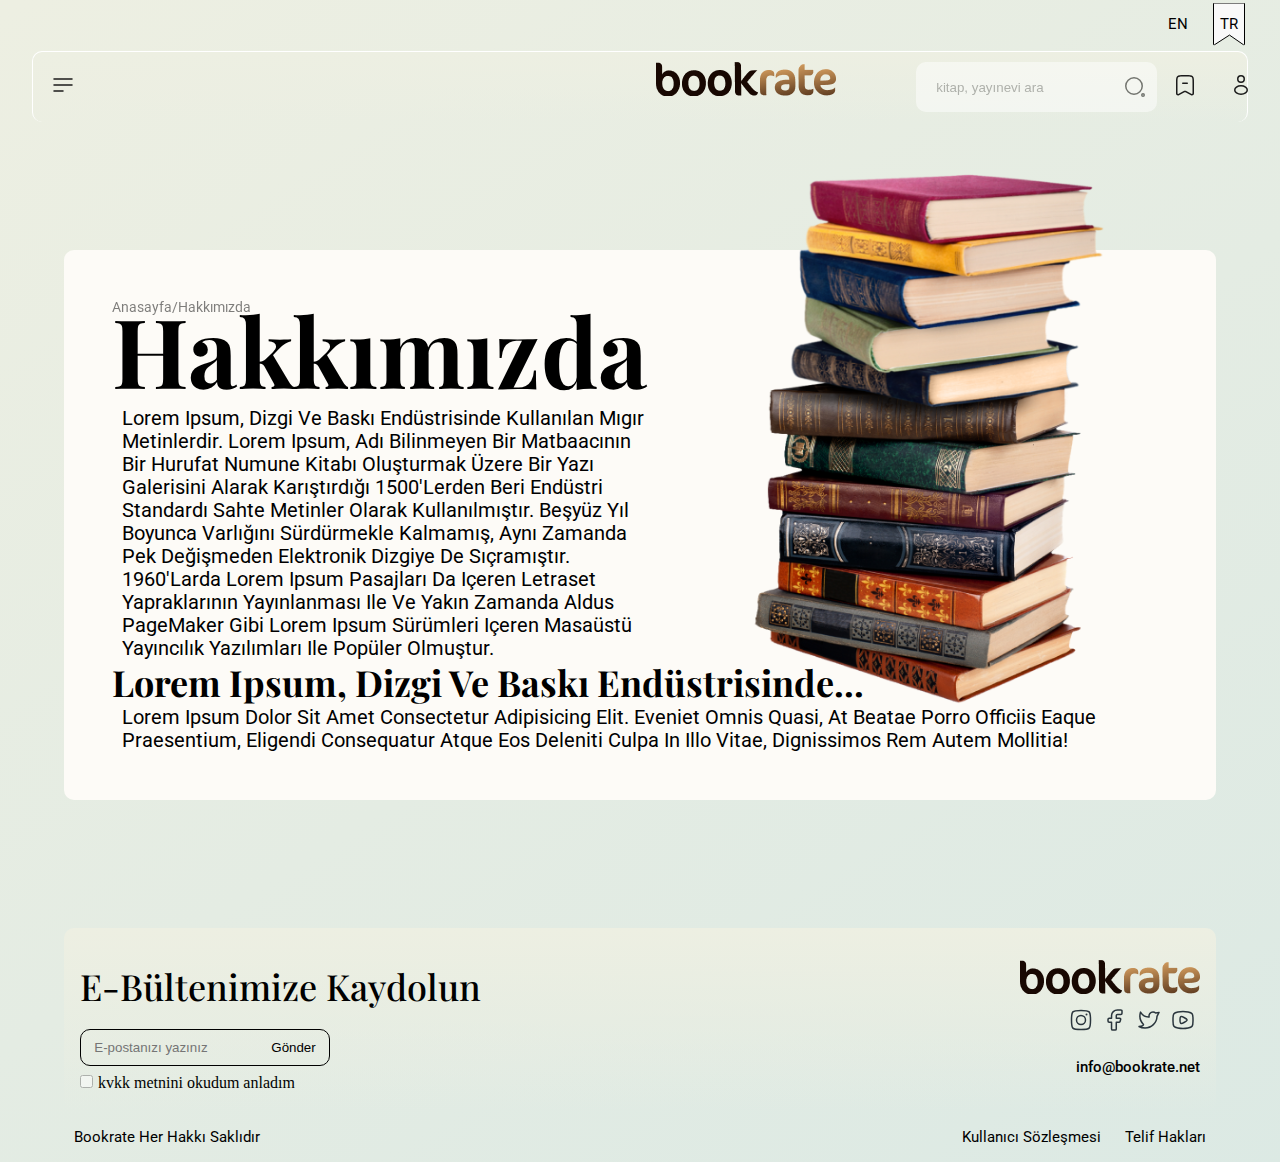
<file: hakkımızda.html>
<!DOCTYPE html>
<html lang="en">
  <head>
    <meta charse t="UTF-8" />
    <meta http-equiv="X-UA-Compatible" content="IE=edge" />
    <meta name="viewport" content="width=device-width, initial-scale=1.0" />
    <link rel="stylesheet" href="/css/style.css" />
    <link rel="shortcut icon" href="./İmages/Logo.png" type="image/x-icon" />
    <title>Bookrate/Hakkımızda</title>
  </head>
  <body>
    <!-- Language -->

    <div class="container">
      <div class="languages">
        <button class="language">
          <p class="language-text">EN</p>
          <img src="İmages/language.svg" alt="" />
        </button>
        <button class="language active">
          <p class="language-text">TR</p>
          <img src="İmages/language.svg" alt="" />
        </button>
      </div>
      <div class="row">
        <div class="Navbar">
          <div class="menu__button">
            <a href="">
              <svg
                width="24"
                height="24"
                viewBox="0 0 24 24"
                fill="none"
                xmlns="http://www.w3.org/2000/svg"
              >
                <path
                  d="M21 6H3"
                  stroke="#1B1B1B"
                  stroke-width="1.5"
                  stroke-linecap="round"
                />
                <path
                  d="M21 12H3"
                  stroke="#1B1B1B"
                  stroke-width="1.5"
                  stroke-linecap="round"
                />
                <path
                  d="M12 18H3"
                  stroke="#1B1B1B"
                  stroke-width="1.5"
                  stroke-linecap="round"
                />
              </svg>
            </a>
            <div class="menu__inner">
              <ul class="menu__inner__list">
                <li class="menu__inner_list_item">
                  <a href="">Hakkımızda</a>
                </li>
                <li class="menu__inner_list_item">
                  <a href="">Sıkça sorulan sorular</a>
                </li>
                <li class="menu__inner_list_item">
                  <a href="">iletişim</a>
                </li>
              </ul>
              <div class="menu__inner__KVKK">
                <a href="#">kvkk</a>
                <a href="#">Çerez Politikası</a>
                <a href="#">Gizlilik</a>
              </div>
              <div class="menu__about-socials">
                <svg
                  width="24"
                  height="24"
                  viewBox="0 0 24 24"
                  fill="none"
                  xmlns="http://www.w3.org/2000/svg"
                >
                  <path
                    d="M2.5 12C2.5 7.52166 2.5 5.28249 3.89124 3.89124C5.28249 2.5 7.52166 2.5 12 2.5C16.4783 2.5 18.7175 2.5 20.1088 3.89124C21.5 5.28249 21.5 7.52166 21.5 12C21.5 16.4783 21.5 18.7175 20.1088 20.1088C18.7175 21.5 16.4783 21.5 12 21.5C7.52166 21.5 5.28249 21.5 3.89124 20.1088C2.5 18.7175 2.5 16.4783 2.5 12Z"
                    stroke="#2A353D"
                    stroke-width="1.5"
                    stroke-linejoin="round"
                  />
                  <path
                    d="M16.5 12C16.5 14.4853 14.4853 16.5 12 16.5C9.51472 16.5 7.5 14.4853 7.5 12C7.5 9.51472 9.51472 7.5 12 7.5C14.4853 7.5 16.5 9.51472 16.5 12Z"
                    stroke="#2A353D"
                    stroke-width="1.5"
                  />
                  <path
                    d="M17.5078 6.5L17.4988 6.5"
                    stroke="#2A353D"
                    stroke-width="2"
                    stroke-linecap="round"
                    stroke-linejoin="round"
                  />
                </svg>
                <svg
                  width="24"
                  height="24"
                  viewBox="0 0 24 24"
                  fill="none"
                  xmlns="http://www.w3.org/2000/svg"
                >
                  <path
                    fill-rule="evenodd"
                    clip-rule="evenodd"
                    d="M6.18182 10.3333C5.20406 10.3333 5 10.5252 5 11.4444V13.1111C5 14.0304 5.20406 14.2222 6.18182 14.2222H8.54545V20.8889C8.54545 21.8081 8.74951 22 9.72727 22H12.0909C13.0687 22 13.2727 21.8081 13.2727 20.8889V14.2222H15.9267C16.6683 14.2222 16.8594 14.0867 17.0631 13.4164L17.5696 11.7497C17.9185 10.6014 17.7035 10.3333 16.4332 10.3333H13.2727V7.55556C13.2727 6.94191 13.8018 6.44444 14.4545 6.44444H17.8182C18.7959 6.44444 19 6.25259 19 5.33333V3.11111C19 2.19185 18.7959 2 17.8182 2H14.4545C11.191 2 8.54545 4.48731 8.54545 7.55556V10.3333H6.18182Z"
                    stroke="#2A353D"
                    stroke-width="1.5"
                    stroke-linejoin="round"
                  />
                </svg>
                <svg
                  width="24"
                  height="24"
                  viewBox="0 0 24 24"
                  fill="none"
                  xmlns="http://www.w3.org/2000/svg"
                >
                  <path
                    d="M2 18.5C3.76504 19.521 5.81428 20 8 20C14.4808 20 19.7617 14.8625 19.9922 8.43797L22 4.5L18.6458 5C17.9407 4.37764 17.0144 4 16 4C13.4276 4 11.5007 6.51734 12.1209 8.98003C8.56784 9.20927 5.34867 7.0213 3.48693 4.10523C2.25147 8.30185 3.39629 13.3561 6.5 16.4705C6.5 17.647 3.5 18.3488 2 18.5Z"
                    stroke="#2A353D"
                    stroke-width="1.5"
                    stroke-linejoin="round"
                  />
                </svg>
                <svg
                  width="24"
                  height="24"
                  viewBox="0 0 24 24"
                  fill="none"
                  xmlns="http://www.w3.org/2000/svg"
                >
                  <path
                    d="M12 20.5C13.8097 20.5 15.5451 20.3212 17.1534 19.9934C19.1623 19.5839 20.1668 19.3791 21.0834 18.2006C22 17.0221 22 15.6693 22 12.9635V11.0365C22 8.33073 22 6.97787 21.0834 5.79937C20.1668 4.62088 19.1623 4.41613 17.1534 4.00662C15.5451 3.67877 13.8097 3.5 12 3.5C10.1903 3.5 8.45489 3.67877 6.84656 4.00662C4.83766 4.41613 3.83321 4.62088 2.9166 5.79937C2 6.97787 2 8.33073 2 11.0365V12.9635C2 15.6693 2 17.0221 2.9166 18.2006C3.83321 19.3791 4.83766 19.5839 6.84656 19.9934C8.45489 20.3212 10.1903 20.5 12 20.5Z"
                    stroke="#2A353D"
                    stroke-width="1.5"
                  />
                  <path
                    d="M15.9621 12.3129C15.8137 12.9187 15.0241 13.3538 13.4449 14.2241C11.7272 15.1705 10.8684 15.6438 10.1728 15.4615C9.9372 15.3997 9.7202 15.2911 9.53799 15.1438C9 14.7089 9 13.8059 9 12C9 10.1941 9 9.29112 9.53799 8.85618C9.7202 8.70886 9.9372 8.60029 10.1728 8.53854C10.8684 8.35621 11.7272 8.82945 13.4449 9.77593C15.0241 10.6462 15.8137 11.0813 15.9621 11.6871C16.0126 11.8933 16.0126 12.1067 15.9621 12.3129Z"
                    stroke="#2A353D"
                    stroke-width="1.5"
                    stroke-linejoin="round"
                  />
                </svg>
              </div>
            </div>
            <div class="menu__inner">
              <ul class="menu__inner__list">
                <li class="menu__inner_list_item">
                  <a href="">Hakkımızda</a>
                </li>
                <li class="menu__inner_list_item">
                  <a href="">Sıkça sorulan sorular</a>
                </li>
                <li class="menu__inner_list_item">
                  <a href="">iletişim</a>
                </li>
              </ul>
              <div class="menu__inner__KVKK">
                <a href="#">kvkk</a>
                <a href="#">Çerez Politikası</a>
                <a href="#">Gizlilik</a>
              </div>
              <div class="menu__about-socials">
                <svg
                  width="24"
                  height="24"
                  viewBox="0 0 24 24"
                  fill="none"
                  xmlns="http://www.w3.org/2000/svg"
                >
                  <path
                    d="M2.5 12C2.5 7.52166 2.5 5.28249 3.89124 3.89124C5.28249 2.5 7.52166 2.5 12 2.5C16.4783 2.5 18.7175 2.5 20.1088 3.89124C21.5 5.28249 21.5 7.52166 21.5 12C21.5 16.4783 21.5 18.7175 20.1088 20.1088C18.7175 21.5 16.4783 21.5 12 21.5C7.52166 21.5 5.28249 21.5 3.89124 20.1088C2.5 18.7175 2.5 16.4783 2.5 12Z"
                    stroke="#2A353D"
                    stroke-width="1.5"
                    stroke-linejoin="round"
                  />
                  <path
                    d="M16.5 12C16.5 14.4853 14.4853 16.5 12 16.5C9.51472 16.5 7.5 14.4853 7.5 12C7.5 9.51472 9.51472 7.5 12 7.5C14.4853 7.5 16.5 9.51472 16.5 12Z"
                    stroke="#2A353D"
                    stroke-width="1.5"
                  />
                  <path
                    d="M17.5078 6.5L17.4988 6.5"
                    stroke="#2A353D"
                    stroke-width="2"
                    stroke-linecap="round"
                    stroke-linejoin="round"
                  />
                </svg>
                <svg
                  width="24"
                  height="24"
                  viewBox="0 0 24 24"
                  fill="none"
                  xmlns="http://www.w3.org/2000/svg"
                >
                  <path
                    fill-rule="evenodd"
                    clip-rule="evenodd"
                    d="M6.18182 10.3333C5.20406 10.3333 5 10.5252 5 11.4444V13.1111C5 14.0304 5.20406 14.2222 6.18182 14.2222H8.54545V20.8889C8.54545 21.8081 8.74951 22 9.72727 22H12.0909C13.0687 22 13.2727 21.8081 13.2727 20.8889V14.2222H15.9267C16.6683 14.2222 16.8594 14.0867 17.0631 13.4164L17.5696 11.7497C17.9185 10.6014 17.7035 10.3333 16.4332 10.3333H13.2727V7.55556C13.2727 6.94191 13.8018 6.44444 14.4545 6.44444H17.8182C18.7959 6.44444 19 6.25259 19 5.33333V3.11111C19 2.19185 18.7959 2 17.8182 2H14.4545C11.191 2 8.54545 4.48731 8.54545 7.55556V10.3333H6.18182Z"
                    stroke="#2A353D"
                    stroke-width="1.5"
                    stroke-linejoin="round"
                  />
                </svg>
                <svg
                  width="24"
                  height="24"
                  viewBox="0 0 24 24"
                  fill="none"
                  xmlns="http://www.w3.org/2000/svg"
                >
                  <path
                    d="M2 18.5C3.76504 19.521 5.81428 20 8 20C14.4808 20 19.7617 14.8625 19.9922 8.43797L22 4.5L18.6458 5C17.9407 4.37764 17.0144 4 16 4C13.4276 4 11.5007 6.51734 12.1209 8.98003C8.56784 9.20927 5.34867 7.0213 3.48693 4.10523C2.25147 8.30185 3.39629 13.3561 6.5 16.4705C6.5 17.647 3.5 18.3488 2 18.5Z"
                    stroke="#2A353D"
                    stroke-width="1.5"
                    stroke-linejoin="round"
                  />
                </svg>
                <svg
                  width="24"
                  height="24"
                  viewBox="0 0 24 24"
                  fill="none"
                  xmlns="http://www.w3.org/2000/svg"
                >
                  <path
                    d="M12 20.5C13.8097 20.5 15.5451 20.3212 17.1534 19.9934C19.1623 19.5839 20.1668 19.3791 21.0834 18.2006C22 17.0221 22 15.6693 22 12.9635V11.0365C22 8.33073 22 6.97787 21.0834 5.79937C20.1668 4.62088 19.1623 4.41613 17.1534 4.00662C15.5451 3.67877 13.8097 3.5 12 3.5C10.1903 3.5 8.45489 3.67877 6.84656 4.00662C4.83766 4.41613 3.83321 4.62088 2.9166 5.79937C2 6.97787 2 8.33073 2 11.0365V12.9635C2 15.6693 2 17.0221 2.9166 18.2006C3.83321 19.3791 4.83766 19.5839 6.84656 19.9934C8.45489 20.3212 10.1903 20.5 12 20.5Z"
                    stroke="#2A353D"
                    stroke-width="1.5"
                  />
                  <path
                    d="M15.9621 12.3129C15.8137 12.9187 15.0241 13.3538 13.4449 14.2241C11.7272 15.1705 10.8684 15.6438 10.1728 15.4615C9.9372 15.3997 9.7202 15.2911 9.53799 15.1438C9 14.7089 9 13.8059 9 12C9 10.1941 9 9.29112 9.53799 8.85618C9.7202 8.70886 9.9372 8.60029 10.1728 8.53854C10.8684 8.35621 11.7272 8.82945 13.4449 9.77593C15.0241 10.6462 15.8137 11.0813 15.9621 11.6871C16.0126 11.8933 16.0126 12.1067 15.9621 12.3129Z"
                    stroke="#2A353D"
                    stroke-width="1.5"
                    stroke-linejoin="round"
                  />
                </svg>
              </div>
            </div>
          </div>
          <ul class="NavbarList menü">
            <div class="menu__inner">
              <ul class="menu__inner__list">
                <li class="menu__inner_list_item">
                  <a href="">Hakkımızda</a>
                </li>
                <li class="menu__inner_list_item">
                  <a href="">Sıkça sorulan sorular</a>
                </li>
                <li class="menu__inner_list_item">
                  <a href="">iletişim</a>
                </li>
              </ul>
              <div class="menu__inner__KVKK">
                <a href="#">kvkk</a>
                <a href="#">Çerez Politikası</a>
                <a href="#">Gizlilik</a>
              </div>
              <div class="menu__about-socials">
                <svg
                  width="24"
                  height="24"
                  viewBox="0 0 24 24"
                  fill="none"
                  xmlns="http://www.w3.org/2000/svg"
                >
                  <path
                    d="M2.5 12C2.5 7.52166 2.5 5.28249 3.89124 3.89124C5.28249 2.5 7.52166 2.5 12 2.5C16.4783 2.5 18.7175 2.5 20.1088 3.89124C21.5 5.28249 21.5 7.52166 21.5 12C21.5 16.4783 21.5 18.7175 20.1088 20.1088C18.7175 21.5 16.4783 21.5 12 21.5C7.52166 21.5 5.28249 21.5 3.89124 20.1088C2.5 18.7175 2.5 16.4783 2.5 12Z"
                    stroke="#2A353D"
                    stroke-width="1.5"
                    stroke-linejoin="round"
                  />
                  <path
                    d="M16.5 12C16.5 14.4853 14.4853 16.5 12 16.5C9.51472 16.5 7.5 14.4853 7.5 12C7.5 9.51472 9.51472 7.5 12 7.5C14.4853 7.5 16.5 9.51472 16.5 12Z"
                    stroke="#2A353D"
                    stroke-width="1.5"
                  />
                  <path
                    d="M17.5078 6.5L17.4988 6.5"
                    stroke="#2A353D"
                    stroke-width="2"
                    stroke-linecap="round"
                    stroke-linejoin="round"
                  />
                </svg>
                <svg
                  width="24"
                  height="24"
                  viewBox="0 0 24 24"
                  fill="none"
                  xmlns="http://www.w3.org/2000/svg"
                >
                  <path
                    fill-rule="evenodd"
                    clip-rule="evenodd"
                    d="M6.18182 10.3333C5.20406 10.3333 5 10.5252 5 11.4444V13.1111C5 14.0304 5.20406 14.2222 6.18182 14.2222H8.54545V20.8889C8.54545 21.8081 8.74951 22 9.72727 22H12.0909C13.0687 22 13.2727 21.8081 13.2727 20.8889V14.2222H15.9267C16.6683 14.2222 16.8594 14.0867 17.0631 13.4164L17.5696 11.7497C17.9185 10.6014 17.7035 10.3333 16.4332 10.3333H13.2727V7.55556C13.2727 6.94191 13.8018 6.44444 14.4545 6.44444H17.8182C18.7959 6.44444 19 6.25259 19 5.33333V3.11111C19 2.19185 18.7959 2 17.8182 2H14.4545C11.191 2 8.54545 4.48731 8.54545 7.55556V10.3333H6.18182Z"
                    stroke="#2A353D"
                    stroke-width="1.5"
                    stroke-linejoin="round"
                  />
                </svg>
                <svg
                  width="24"
                  height="24"
                  viewBox="0 0 24 24"
                  fill="none"
                  xmlns="http://www.w3.org/2000/svg"
                >
                  <path
                    d="M2 18.5C3.76504 19.521 5.81428 20 8 20C14.4808 20 19.7617 14.8625 19.9922 8.43797L22 4.5L18.6458 5C17.9407 4.37764 17.0144 4 16 4C13.4276 4 11.5007 6.51734 12.1209 8.98003C8.56784 9.20927 5.34867 7.0213 3.48693 4.10523C2.25147 8.30185 3.39629 13.3561 6.5 16.4705C6.5 17.647 3.5 18.3488 2 18.5Z"
                    stroke="#2A353D"
                    stroke-width="1.5"
                    stroke-linejoin="round"
                  />
                </svg>
                <svg
                  width="24"
                  height="24"
                  viewBox="0 0 24 24"
                  fill="none"
                  xmlns="http://www.w3.org/2000/svg"
                >
                  <path
                    d="M12 20.5C13.8097 20.5 15.5451 20.3212 17.1534 19.9934C19.1623 19.5839 20.1668 19.3791 21.0834 18.2006C22 17.0221 22 15.6693 22 12.9635V11.0365C22 8.33073 22 6.97787 21.0834 5.79937C20.1668 4.62088 19.1623 4.41613 17.1534 4.00662C15.5451 3.67877 13.8097 3.5 12 3.5C10.1903 3.5 8.45489 3.67877 6.84656 4.00662C4.83766 4.41613 3.83321 4.62088 2.9166 5.79937C2 6.97787 2 8.33073 2 11.0365V12.9635C2 15.6693 2 17.0221 2.9166 18.2006C3.83321 19.3791 4.83766 19.5839 6.84656 19.9934C8.45489 20.3212 10.1903 20.5 12 20.5Z"
                    stroke="#2A353D"
                    stroke-width="1.5"
                  />
                  <path
                    d="M15.9621 12.3129C15.8137 12.9187 15.0241 13.3538 13.4449 14.2241C11.7272 15.1705 10.8684 15.6438 10.1728 15.4615C9.9372 15.3997 9.7202 15.2911 9.53799 15.1438C9 14.7089 9 13.8059 9 12C9 10.1941 9 9.29112 9.53799 8.85618C9.7202 8.70886 9.9372 8.60029 10.1728 8.53854C10.8684 8.35621 11.7272 8.82945 13.4449 9.77593C15.0241 10.6462 15.8137 11.0813 15.9621 11.6871C16.0126 11.8933 16.0126 12.1067 15.9621 12.3129Z"
                    stroke="#2A353D"
                    stroke-width="1.5"
                    stroke-linejoin="round"
                  />
                </svg>
              </div>
            </div>
            <li class="NavbarListItem">
              <a href="./kitap_listesi.html">Son Değerlendirilen</a>
            </li>
            <li class="NavbarListItem"><a href="#">En Çok Incelenen</a></li>
            <li class="NavbarListItem"><a href="#">Yeni Eklenen</a></li>
            <li class="NavbarListItem">
              <a href="./kitap_listesi.html">Kategoriler</a>
            </li>
            <li class="NavbarListItem">
              <a href="./hesabım.html">Kitap Öner</a>
            </li>
          </ul>
          <div class="logo">
            <a href="./index.html">
              <img src="./İmages/Logo.png" alt="Bookrate" />
            </a>
          </div>
          <div class="Navbar-sağ">
            <div class="Navbar-input-wrapper">
              <input type="text" placeholder="kitap, yayınevi ara" />
              <svg
                width="24"
                height="24"
                viewBox="0 0 24 24"
                fill="none"
                xmlns="http://www.w3.org/2000/svg"
              >
                <path
                  d="M2.75 11C2.75 6.44365 6.44365 2.75 11 2.75C15.5563 2.75 19.25 6.44365 19.25 11C19.25 15.5563 15.5563 19.25 11 19.25C6.44365 19.25 2.75 15.5563 2.75 11Z"
                  stroke="black"
                  stroke-width="1.5"
                />
                <path
                  d="M18.75 20C18.75 19.3096 19.3096 18.75 20 18.75C20.6904 18.75 21.25 19.3096 21.25 20C21.25 20.6904 20.6904 21.25 20 21.25C19.3096 21.25 18.75 20.6904 18.75 20Z"
                  stroke="black"
                  stroke-width="1.5"
                />
              </svg>
            </div>
            <a href="#">
              <svg
                width="24"
                height="24"
                viewBox="0 0 24 24"
                fill="none"
                xmlns="http://www.w3.org/2000/svg"
              >
                <mask
                  id="mask0_45_5958"
                  style="mask-type: alpha"
                  maskUnits="userSpaceOnUse"
                  x="3"
                  y="2"
                  width="18"
                  height="21"
                >
                  <path
                    fill-rule="evenodd"
                    clip-rule="evenodd"
                    d="M4.17157 3.17157C3 4.34315 3 6.22876 3 10V20.601C3 22.1259 4.63822 23.0899 5.97129 22.3493L11.0287 19.5396C11.6328 19.204 12.3672 19.204 12.9713 19.5396L18.0287 22.3493C19.3618 23.0899 21 22.1259 21 20.601V10C21 6.22876 21 4.34315 19.8284 3.17157C18.6569 2 16.7712 2 13 2H11C7.22876 2 5.34315 2 4.17157 3.17157Z"
                    fill="white"
                  />
                </mask>
                <g mask="url(#mask0_45_5958)">
                  <path
                    d="M19.8284 3.17157L20.8891 2.11091L19.8284 3.17157ZM11.0287 19.5396L11.7572 20.8508L11.0287 19.5396ZM12.9713 19.5396L12.2428 20.8508L12.9713 19.5396ZM5.97129 22.3493L6.69975 23.6605L5.97129 22.3493ZM4.5 10C4.5 8.07198 4.50319 6.77686 4.63307 5.81078C4.75715 4.88786 4.9716 4.49287 5.23223 4.23223L3.11091 2.11091C2.19997 3.02185 1.82863 4.15545 1.65982 5.41104C1.49681 6.62348 1.5 8.15679 1.5 10H4.5ZM4.5 20.601V10H1.5V20.601H4.5ZM6.69975 23.6605L11.7572 20.8508L10.3003 18.2284L5.24282 21.038L6.69975 23.6605ZM12.2428 20.8508L17.3003 23.6605L18.7572 21.038L13.6998 18.2284L12.2428 20.8508ZM19.5 10V20.601H22.5V10H19.5ZM18.7678 4.23223C19.0284 4.49287 19.2428 4.88786 19.3669 5.81078C19.4968 6.77686 19.5 8.07198 19.5 10H22.5C22.5 8.15679 22.5032 6.62348 22.3402 5.41104C22.1714 4.15545 21.8 3.02185 20.8891 2.11091L18.7678 4.23223ZM13 3.5C14.928 3.5 16.2231 3.50319 17.1892 3.63307C18.1121 3.75715 18.5071 3.9716 18.7678 4.23223L20.8891 2.11091C19.9781 1.19997 18.8445 0.828636 17.589 0.659827C16.3765 0.496818 14.8432 0.500005 13 0.500005V3.5ZM11 3.5H13V0.500005H11V3.5ZM5.23223 4.23223C5.49287 3.9716 5.88786 3.75715 6.81078 3.63307C7.77686 3.50319 9.07198 3.5 11 3.5V0.500005C9.15679 0.500005 7.62348 0.496818 6.41104 0.659827C5.15545 0.828636 4.02185 1.19997 3.11091 2.11091L5.23223 4.23223ZM17.3003 23.6605C19.6331 24.9566 22.5 23.2697 22.5 20.601H19.5C19.5 20.9822 19.0904 21.2232 18.7572 21.038L17.3003 23.6605ZM11.7572 20.8508C11.9082 20.7669 12.0918 20.7669 12.2428 20.8508L13.6998 18.2284C12.6427 17.6411 11.3573 17.6411 10.3003 18.2284L11.7572 20.8508ZM1.5 20.601C1.5 23.2697 4.36689 24.9566 6.69975 23.6605L5.24282 21.038C4.90956 21.2232 4.5 20.9822 4.5 20.601H1.5Z"
                    fill="#1B1B1B"
                  />
                  <path
                    d="M9.75 10.25H14.25"
                    stroke="#1B1B1B"
                    stroke-width="1.5"
                    stroke-linecap="round"
                  />
                </g>
              </svg>
            </a>
            <a href="#">
              <svg
                width="24"
                height="24"
                viewBox="0 0 24 24"
                fill="none"
                xmlns="http://www.w3.org/2000/svg"
              >
                <path
                  d="M15.25 6C15.25 7.79493 13.7949 9.25 12 9.25C10.2051 9.25 8.75 7.79493 8.75 6C8.75 4.20507 10.2051 2.75 12 2.75C13.7949 2.75 15.25 4.20507 15.25 6Z"
                  stroke="#1B1B1B"
                  stroke-width="1.5"
                />
                <path
                  d="M18.25 17C18.25 18.0756 17.6409 19.1202 16.5138 19.9252C15.3882 20.7293 13.7947 21.25 12 21.25C10.2053 21.25 8.61181 20.7293 7.48618 19.9252C6.35911 19.1202 5.75 18.0756 5.75 17C5.75 15.9244 6.35911 14.8798 7.48618 14.0748C8.61181 13.2707 10.2053 12.75 12 12.75C13.7947 12.75 15.3882 13.2707 16.5138 14.0748C17.6409 14.8798 18.25 15.9244 18.25 17Z"
                  stroke="#1B1B1B"
                  stroke-width="1.5"
                />
              </svg>
            </a>
          </div>
        </div>
      </div>
      <div class="row">
        <div class="about">
          <span>Anasayfa/hakkımızda</span>
          <div class="about-desc">
           <div> <h1>Hakkımızda</h1>
            <p>
              Lorem Ipsum, dizgi ve baskı endüstrisinde kullanılan mıgır metinlerdir. Lorem Ipsum, adı bilinmeyen bir matbaacının bir hurufat numune kitabı oluşturmak üzere bir yazı galerisini alarak karıştırdığı 1500'lerden beri endüstri standardı sahte metinler olarak kullanılmıştır. Beşyüz yıl boyunca varlığını sürdürmekle kalmamış, aynı zamanda pek değişmeden elektronik dizgiye de sıçramıştır. 1960'larda Lorem Ipsum pasajları da içeren Letraset yapraklarının yayınlanması ile ve yakın zamanda Aldus PageMaker gibi Lorem Ipsum sürümleri içeren masaüstü yayıncılık yazılımları ile popüler olmuştur.
            </p></div>
          <div>  <div class="about-ımg-wrapper">
            <img class="about-ımg" src="./İmages/about.png" alt="about">
          </div></div>
          </div>
          <div class="about-desc-bottom">
            <h3>Lorem Ipsum, dizgi ve baskı endüstrisinde...</h3>
            <p>
              Lorem ipsum dolor sit amet consectetur adipisicing elit. Eveniet omnis quasi, at beatae porro officiis eaque praesentium, eligendi consequatur atque eos deleniti culpa in illo vitae, dignissimos rem autem mollitia!
            </p>
          </div>

         
        </div>
        
      </div>
      <div class="about-footer">
        <div class="about-footer-form">
          <h3>E-Bültenimize Kaydolun</h3>
          <form>
            <div class="about-input-wrapper">
              <input type="text" placeholder="E-postanızı yazınız">
              <button>Gönder</button>
            </div>
            <div class="btn-group" role="group" aria-label="Basic checkbox toggle button group">
              <input type="checkbox" class="btn-check" id="btncheck1" autocomplete="off">
              <label class="btn btn-outline-primary" for="btncheck1">kvkk metnini okudum anladım</label>
            </div>
          </form>
        </div>
        <div class="about-footer-social">
          <img src="./İmages/Logo.png" alt="Bookrate">
          <div class="about-socials">
            <svg width="24" height="24" viewBox="0 0 24 24" fill="none" xmlns="http://www.w3.org/2000/svg">
              <path d="M2.5 12C2.5 7.52166 2.5 5.28249 3.89124 3.89124C5.28249 2.5 7.52166 2.5 12 2.5C16.4783 2.5 18.7175 2.5 20.1088 3.89124C21.5 5.28249 21.5 7.52166 21.5 12C21.5 16.4783 21.5 18.7175 20.1088 20.1088C18.7175 21.5 16.4783 21.5 12 21.5C7.52166 21.5 5.28249 21.5 3.89124 20.1088C2.5 18.7175 2.5 16.4783 2.5 12Z" stroke="#2A353D" stroke-width="1.5" stroke-linejoin="round"/>
              <path d="M16.5 12C16.5 14.4853 14.4853 16.5 12 16.5C9.51472 16.5 7.5 14.4853 7.5 12C7.5 9.51472 9.51472 7.5 12 7.5C14.4853 7.5 16.5 9.51472 16.5 12Z" stroke="#2A353D" stroke-width="1.5"/>
              <path d="M17.5078 6.5L17.4988 6.5" stroke="#2A353D" stroke-width="2" stroke-linecap="round" stroke-linejoin="round"/>
              </svg>
              <svg width="24" height="24" viewBox="0 0 24 24" fill="none" xmlns="http://www.w3.org/2000/svg">
                <path fill-rule="evenodd" clip-rule="evenodd" d="M6.18182 10.3333C5.20406 10.3333 5 10.5252 5 11.4444V13.1111C5 14.0304 5.20406 14.2222 6.18182 14.2222H8.54545V20.8889C8.54545 21.8081 8.74951 22 9.72727 22H12.0909C13.0687 22 13.2727 21.8081 13.2727 20.8889V14.2222H15.9267C16.6683 14.2222 16.8594 14.0867 17.0631 13.4164L17.5696 11.7497C17.9185 10.6014 17.7035 10.3333 16.4332 10.3333H13.2727V7.55556C13.2727 6.94191 13.8018 6.44444 14.4545 6.44444H17.8182C18.7959 6.44444 19 6.25259 19 5.33333V3.11111C19 2.19185 18.7959 2 17.8182 2H14.4545C11.191 2 8.54545 4.48731 8.54545 7.55556V10.3333H6.18182Z" stroke="#2A353D" stroke-width="1.5" stroke-linejoin="round"/>
                </svg>
                <svg width="24" height="24" viewBox="0 0 24 24" fill="none" xmlns="http://www.w3.org/2000/svg">
                  <path d="M2 18.5C3.76504 19.521 5.81428 20 8 20C14.4808 20 19.7617 14.8625 19.9922 8.43797L22 4.5L18.6458 5C17.9407 4.37764 17.0144 4 16 4C13.4276 4 11.5007 6.51734 12.1209 8.98003C8.56784 9.20927 5.34867 7.0213 3.48693 4.10523C2.25147 8.30185 3.39629 13.3561 6.5 16.4705C6.5 17.647 3.5 18.3488 2 18.5Z" stroke="#2A353D" stroke-width="1.5" stroke-linejoin="round"/>
                  </svg>
                  <svg width="24" height="24" viewBox="0 0 24 24" fill="none" xmlns="http://www.w3.org/2000/svg">
                    <path d="M12 20.5C13.8097 20.5 15.5451 20.3212 17.1534 19.9934C19.1623 19.5839 20.1668 19.3791 21.0834 18.2006C22 17.0221 22 15.6693 22 12.9635V11.0365C22 8.33073 22 6.97787 21.0834 5.79937C20.1668 4.62088 19.1623 4.41613 17.1534 4.00662C15.5451 3.67877 13.8097 3.5 12 3.5C10.1903 3.5 8.45489 3.67877 6.84656 4.00662C4.83766 4.41613 3.83321 4.62088 2.9166 5.79937C2 6.97787 2 8.33073 2 11.0365V12.9635C2 15.6693 2 17.0221 2.9166 18.2006C3.83321 19.3791 4.83766 19.5839 6.84656 19.9934C8.45489 20.3212 10.1903 20.5 12 20.5Z" stroke="#2A353D" stroke-width="1.5"/>
                    <path d="M15.9621 12.3129C15.8137 12.9187 15.0241 13.3538 13.4449 14.2241C11.7272 15.1705 10.8684 15.6438 10.1728 15.4615C9.9372 15.3997 9.7202 15.2911 9.53799 15.1438C9 14.7089 9 13.8059 9 12C9 10.1941 9 9.29112 9.53799 8.85618C9.7202 8.70886 9.9372 8.60029 10.1728 8.53854C10.8684 8.35621 11.7272 8.82945 13.4449 9.77593C15.0241 10.6462 15.8137 11.0813 15.9621 11.6871C16.0126 11.8933 16.0126 12.1067 15.9621 12.3129Z" stroke="#2A353D" stroke-width="1.5" stroke-linejoin="round"/>
                    </svg>
                                                                                
          
          </div>
         <div class="about-footer-email-wrapper"> <span class="email">info@bookrate.net</span></div>
        </div>
      </div>
      <div  class="about-footer-telif">
        <p> bookrate her hakkı saklıdır</p>
        <div>
          <a href="https://www.hiperkitap.com/Page/kullanim-kosullari">Kullanıcı Sözleşmesi</a>
          <a href="#">Telif Hakları</a>
        </div>
      </div>
    <script src="./Javascript/index.js"></script>
  </body>
</html>
</file>
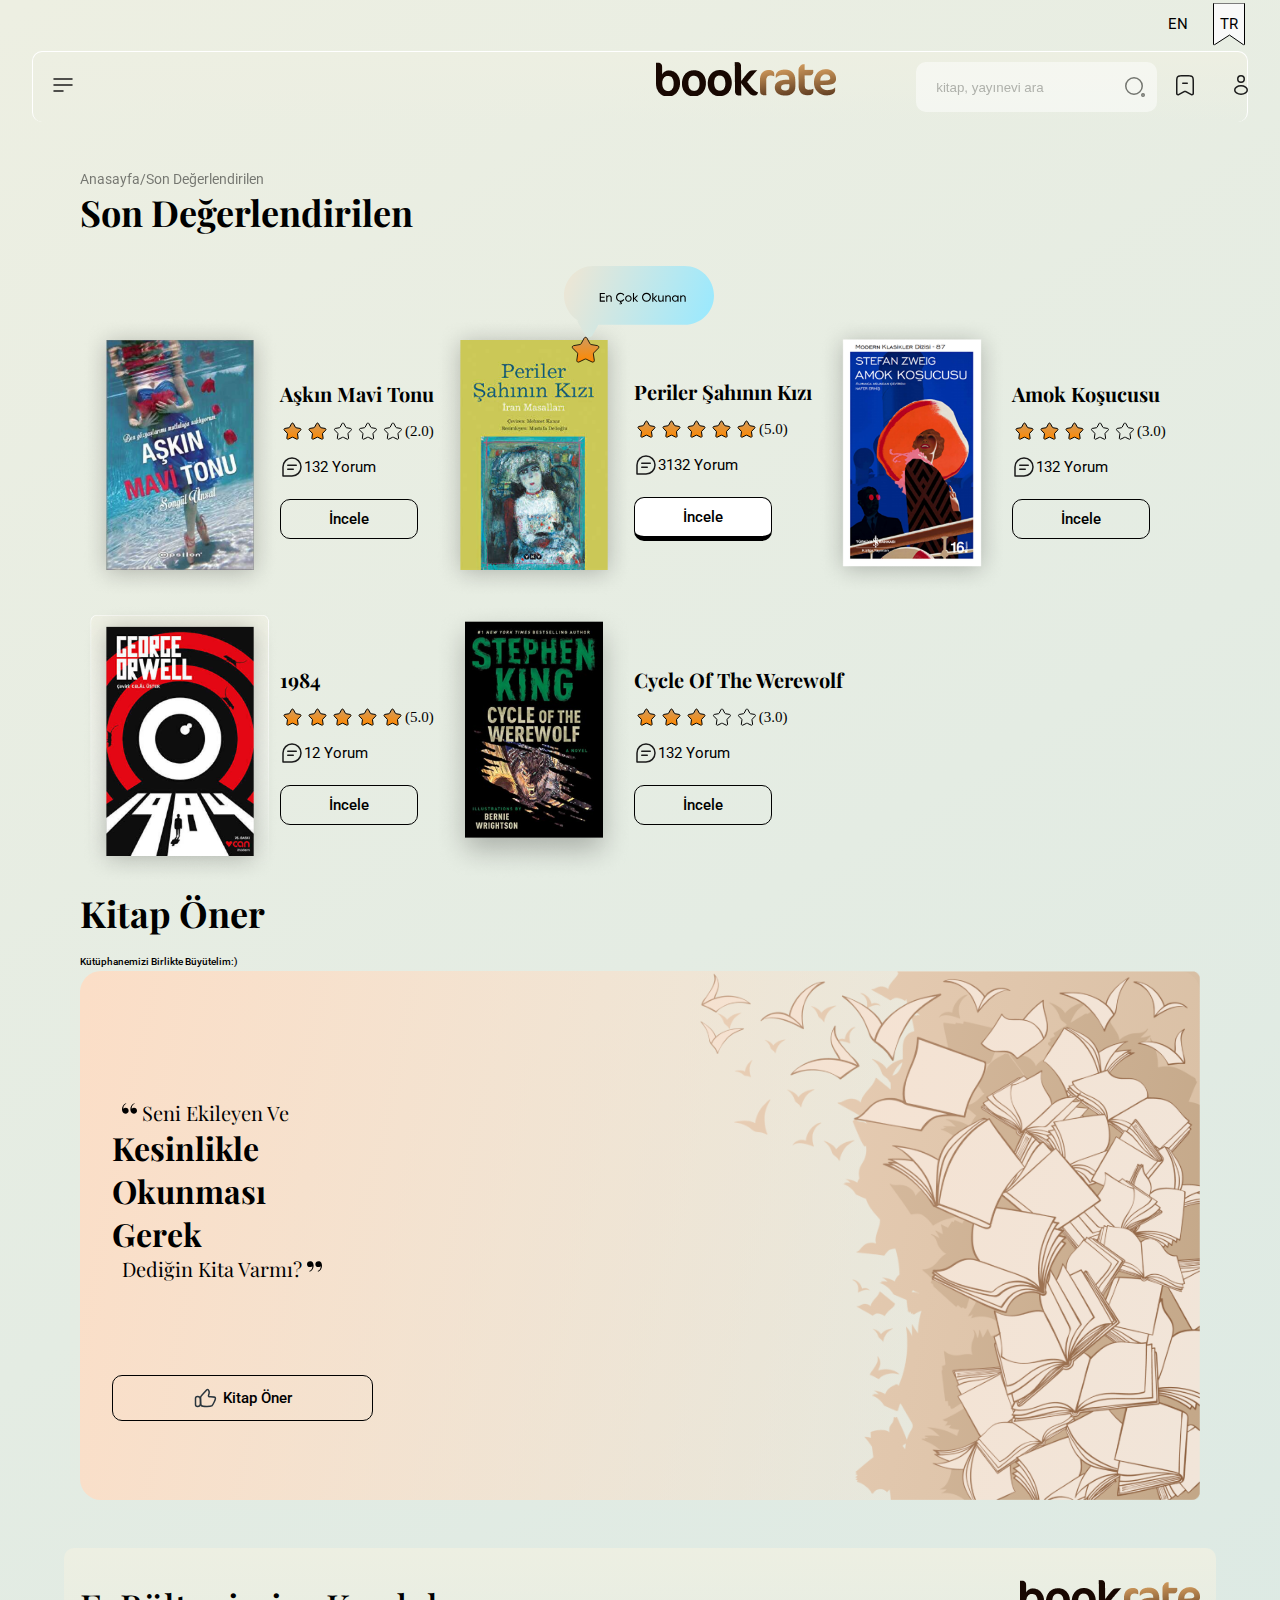
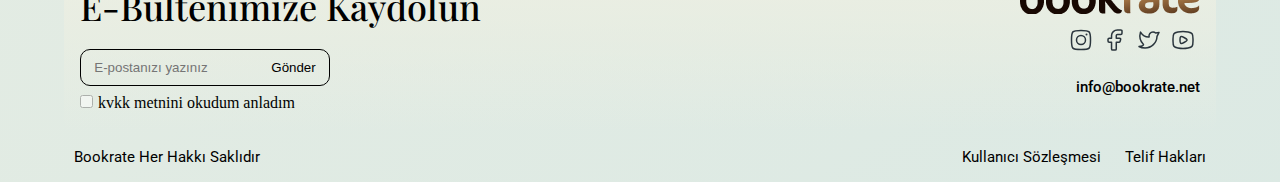
<file: hesabım.html>
<!DOCTYPE html>
<html lang="en">

<head>
  <meta charset="UTF-8" />
  <meta http-equiv="X-UA-Compatible" content="IE=edge" />
  <meta name="viewport" content="width=device-width, initial-scale=1.0" />
  <link rel="stylesheet" href="/css/style.css" />
  <link rel="shortcut icon" href="./İmages/Logo.png" type="image/x-icon" />
  <title>Bookrate/Son Değerlendirilen</title>
</head>

<body>
  <!-- Language -->

  <div class="container">
    <div class="languages">
      <button class="language">
        <p class="language-text">EN</p>
        <img src="İmages/language.svg" alt="" />
      </button>
      <button class="language active">
        <p class="language-text">TR</p>
        <img src="İmages/language.svg" alt="" />
      </button>
    </div>
    <div class="row">
      <div class="Navbar">
        <div class="menu__button">
          <a href="">
            <svg
              width="24"
              height="24"
              viewBox="0 0 24 24"
              fill="none"
              xmlns="http://www.w3.org/2000/svg"
            >
              <path
                d="M21 6H3"
                stroke="#1B1B1B"
                stroke-width="1.5"
                stroke-linecap="round"
              />
              <path
                d="M21 12H3"
                stroke="#1B1B1B"
                stroke-width="1.5"
                stroke-linecap="round"
              />
              <path
                d="M12 18H3"
                stroke="#1B1B1B"
                stroke-width="1.5"
                stroke-linecap="round"
              />
            </svg>
          </a>
          <div class="menu__inner">
            <ul class="menu__inner__list">
              <li class="menu__inner_list_item">
                <a href="">Hakkımızda</a>
              </li>
              <li class="menu__inner_list_item">
                <a href="">Sıkça sorulan sorular</a>
              </li>
              <li class="menu__inner_list_item">
                <a href="">iletişim</a>
              </li>
            </ul>
            <div class="menu__inner__KVKK">
              <a href="#">kvkk</a>
              <a href="#">Çerez Politikası</a>
              <a href="#">Gizlilik</a>
            </div>
            <div class="menu__about-socials">
              <svg
                width="24"
                height="24"
                viewBox="0 0 24 24"
                fill="none"
                xmlns="http://www.w3.org/2000/svg"
              >
                <path
                  d="M2.5 12C2.5 7.52166 2.5 5.28249 3.89124 3.89124C5.28249 2.5 7.52166 2.5 12 2.5C16.4783 2.5 18.7175 2.5 20.1088 3.89124C21.5 5.28249 21.5 7.52166 21.5 12C21.5 16.4783 21.5 18.7175 20.1088 20.1088C18.7175 21.5 16.4783 21.5 12 21.5C7.52166 21.5 5.28249 21.5 3.89124 20.1088C2.5 18.7175 2.5 16.4783 2.5 12Z"
                  stroke="#2A353D"
                  stroke-width="1.5"
                  stroke-linejoin="round"
                />
                <path
                  d="M16.5 12C16.5 14.4853 14.4853 16.5 12 16.5C9.51472 16.5 7.5 14.4853 7.5 12C7.5 9.51472 9.51472 7.5 12 7.5C14.4853 7.5 16.5 9.51472 16.5 12Z"
                  stroke="#2A353D"
                  stroke-width="1.5"
                />
                <path
                  d="M17.5078 6.5L17.4988 6.5"
                  stroke="#2A353D"
                  stroke-width="2"
                  stroke-linecap="round"
                  stroke-linejoin="round"
                />
              </svg>
              <svg
                width="24"
                height="24"
                viewBox="0 0 24 24"
                fill="none"
                xmlns="http://www.w3.org/2000/svg"
              >
                <path
                  fill-rule="evenodd"
                  clip-rule="evenodd"
                  d="M6.18182 10.3333C5.20406 10.3333 5 10.5252 5 11.4444V13.1111C5 14.0304 5.20406 14.2222 6.18182 14.2222H8.54545V20.8889C8.54545 21.8081 8.74951 22 9.72727 22H12.0909C13.0687 22 13.2727 21.8081 13.2727 20.8889V14.2222H15.9267C16.6683 14.2222 16.8594 14.0867 17.0631 13.4164L17.5696 11.7497C17.9185 10.6014 17.7035 10.3333 16.4332 10.3333H13.2727V7.55556C13.2727 6.94191 13.8018 6.44444 14.4545 6.44444H17.8182C18.7959 6.44444 19 6.25259 19 5.33333V3.11111C19 2.19185 18.7959 2 17.8182 2H14.4545C11.191 2 8.54545 4.48731 8.54545 7.55556V10.3333H6.18182Z"
                  stroke="#2A353D"
                  stroke-width="1.5"
                  stroke-linejoin="round"
                />
              </svg>
              <svg
                width="24"
                height="24"
                viewBox="0 0 24 24"
                fill="none"
                xmlns="http://www.w3.org/2000/svg"
              >
                <path
                  d="M2 18.5C3.76504 19.521 5.81428 20 8 20C14.4808 20 19.7617 14.8625 19.9922 8.43797L22 4.5L18.6458 5C17.9407 4.37764 17.0144 4 16 4C13.4276 4 11.5007 6.51734 12.1209 8.98003C8.56784 9.20927 5.34867 7.0213 3.48693 4.10523C2.25147 8.30185 3.39629 13.3561 6.5 16.4705C6.5 17.647 3.5 18.3488 2 18.5Z"
                  stroke="#2A353D"
                  stroke-width="1.5"
                  stroke-linejoin="round"
                />
              </svg>
              <svg
                width="24"
                height="24"
                viewBox="0 0 24 24"
                fill="none"
                xmlns="http://www.w3.org/2000/svg"
              >
                <path
                  d="M12 20.5C13.8097 20.5 15.5451 20.3212 17.1534 19.9934C19.1623 19.5839 20.1668 19.3791 21.0834 18.2006C22 17.0221 22 15.6693 22 12.9635V11.0365C22 8.33073 22 6.97787 21.0834 5.79937C20.1668 4.62088 19.1623 4.41613 17.1534 4.00662C15.5451 3.67877 13.8097 3.5 12 3.5C10.1903 3.5 8.45489 3.67877 6.84656 4.00662C4.83766 4.41613 3.83321 4.62088 2.9166 5.79937C2 6.97787 2 8.33073 2 11.0365V12.9635C2 15.6693 2 17.0221 2.9166 18.2006C3.83321 19.3791 4.83766 19.5839 6.84656 19.9934C8.45489 20.3212 10.1903 20.5 12 20.5Z"
                  stroke="#2A353D"
                  stroke-width="1.5"
                />
                <path
                  d="M15.9621 12.3129C15.8137 12.9187 15.0241 13.3538 13.4449 14.2241C11.7272 15.1705 10.8684 15.6438 10.1728 15.4615C9.9372 15.3997 9.7202 15.2911 9.53799 15.1438C9 14.7089 9 13.8059 9 12C9 10.1941 9 9.29112 9.53799 8.85618C9.7202 8.70886 9.9372 8.60029 10.1728 8.53854C10.8684 8.35621 11.7272 8.82945 13.4449 9.77593C15.0241 10.6462 15.8137 11.0813 15.9621 11.6871C16.0126 11.8933 16.0126 12.1067 15.9621 12.3129Z"
                  stroke="#2A353D"
                  stroke-width="1.5"
                  stroke-linejoin="round"
                />
              </svg>
            </div>
          </div>
          <div class="menu__inner">
            <ul class="menu__inner__list">
              <li class="menu__inner_list_item">
                <a href="">Hakkımızda</a>
              </li>
              <li class="menu__inner_list_item">
                <a href="">Sıkça sorulan sorular</a>
              </li>
              <li class="menu__inner_list_item">
                <a href="">iletişim</a>
              </li>
            </ul>
            <div class="menu__inner__KVKK">
              <a href="#">kvkk</a>
              <a href="#">Çerez Politikası</a>
              <a href="#">Gizlilik</a>
            </div>
            <div class="menu__about-socials">
              <svg
                width="24"
                height="24"
                viewBox="0 0 24 24"
                fill="none"
                xmlns="http://www.w3.org/2000/svg"
              >
                <path
                  d="M2.5 12C2.5 7.52166 2.5 5.28249 3.89124 3.89124C5.28249 2.5 7.52166 2.5 12 2.5C16.4783 2.5 18.7175 2.5 20.1088 3.89124C21.5 5.28249 21.5 7.52166 21.5 12C21.5 16.4783 21.5 18.7175 20.1088 20.1088C18.7175 21.5 16.4783 21.5 12 21.5C7.52166 21.5 5.28249 21.5 3.89124 20.1088C2.5 18.7175 2.5 16.4783 2.5 12Z"
                  stroke="#2A353D"
                  stroke-width="1.5"
                  stroke-linejoin="round"
                />
                <path
                  d="M16.5 12C16.5 14.4853 14.4853 16.5 12 16.5C9.51472 16.5 7.5 14.4853 7.5 12C7.5 9.51472 9.51472 7.5 12 7.5C14.4853 7.5 16.5 9.51472 16.5 12Z"
                  stroke="#2A353D"
                  stroke-width="1.5"
                />
                <path
                  d="M17.5078 6.5L17.4988 6.5"
                  stroke="#2A353D"
                  stroke-width="2"
                  stroke-linecap="round"
                  stroke-linejoin="round"
                />
              </svg>
              <svg
                width="24"
                height="24"
                viewBox="0 0 24 24"
                fill="none"
                xmlns="http://www.w3.org/2000/svg"
              >
                <path
                  fill-rule="evenodd"
                  clip-rule="evenodd"
                  d="M6.18182 10.3333C5.20406 10.3333 5 10.5252 5 11.4444V13.1111C5 14.0304 5.20406 14.2222 6.18182 14.2222H8.54545V20.8889C8.54545 21.8081 8.74951 22 9.72727 22H12.0909C13.0687 22 13.2727 21.8081 13.2727 20.8889V14.2222H15.9267C16.6683 14.2222 16.8594 14.0867 17.0631 13.4164L17.5696 11.7497C17.9185 10.6014 17.7035 10.3333 16.4332 10.3333H13.2727V7.55556C13.2727 6.94191 13.8018 6.44444 14.4545 6.44444H17.8182C18.7959 6.44444 19 6.25259 19 5.33333V3.11111C19 2.19185 18.7959 2 17.8182 2H14.4545C11.191 2 8.54545 4.48731 8.54545 7.55556V10.3333H6.18182Z"
                  stroke="#2A353D"
                  stroke-width="1.5"
                  stroke-linejoin="round"
                />
              </svg>
              <svg
                width="24"
                height="24"
                viewBox="0 0 24 24"
                fill="none"
                xmlns="http://www.w3.org/2000/svg"
              >
                <path
                  d="M2 18.5C3.76504 19.521 5.81428 20 8 20C14.4808 20 19.7617 14.8625 19.9922 8.43797L22 4.5L18.6458 5C17.9407 4.37764 17.0144 4 16 4C13.4276 4 11.5007 6.51734 12.1209 8.98003C8.56784 9.20927 5.34867 7.0213 3.48693 4.10523C2.25147 8.30185 3.39629 13.3561 6.5 16.4705C6.5 17.647 3.5 18.3488 2 18.5Z"
                  stroke="#2A353D"
                  stroke-width="1.5"
                  stroke-linejoin="round"
                />
              </svg>
              <svg
                width="24"
                height="24"
                viewBox="0 0 24 24"
                fill="none"
                xmlns="http://www.w3.org/2000/svg"
              >
                <path
                  d="M12 20.5C13.8097 20.5 15.5451 20.3212 17.1534 19.9934C19.1623 19.5839 20.1668 19.3791 21.0834 18.2006C22 17.0221 22 15.6693 22 12.9635V11.0365C22 8.33073 22 6.97787 21.0834 5.79937C20.1668 4.62088 19.1623 4.41613 17.1534 4.00662C15.5451 3.67877 13.8097 3.5 12 3.5C10.1903 3.5 8.45489 3.67877 6.84656 4.00662C4.83766 4.41613 3.83321 4.62088 2.9166 5.79937C2 6.97787 2 8.33073 2 11.0365V12.9635C2 15.6693 2 17.0221 2.9166 18.2006C3.83321 19.3791 4.83766 19.5839 6.84656 19.9934C8.45489 20.3212 10.1903 20.5 12 20.5Z"
                  stroke="#2A353D"
                  stroke-width="1.5"
                />
                <path
                  d="M15.9621 12.3129C15.8137 12.9187 15.0241 13.3538 13.4449 14.2241C11.7272 15.1705 10.8684 15.6438 10.1728 15.4615C9.9372 15.3997 9.7202 15.2911 9.53799 15.1438C9 14.7089 9 13.8059 9 12C9 10.1941 9 9.29112 9.53799 8.85618C9.7202 8.70886 9.9372 8.60029 10.1728 8.53854C10.8684 8.35621 11.7272 8.82945 13.4449 9.77593C15.0241 10.6462 15.8137 11.0813 15.9621 11.6871C16.0126 11.8933 16.0126 12.1067 15.9621 12.3129Z"
                  stroke="#2A353D"
                  stroke-width="1.5"
                  stroke-linejoin="round"
                />
              </svg>
            </div>
          </div>
        </div>
        <ul class="NavbarList menü">
          <div class="menu__inner">
            <ul class="menu__inner__list">
              <li class="menu__inner_list_item">
                <a href="">Hakkımızda</a>
              </li>
              <li class="menu__inner_list_item">
                <a href="">Sıkça sorulan sorular</a>
              </li>
              <li class="menu__inner_list_item">
                <a href="">iletişim</a>
              </li>
            </ul>
            <div class="menu__inner__KVKK">
              <a href="#">kvkk</a>
              <a href="#">Çerez Politikası</a>
              <a href="#">Gizlilik</a>
            </div>
            <div class="menu__about-socials">
              <svg
                width="24"
                height="24"
                viewBox="0 0 24 24"
                fill="none"
                xmlns="http://www.w3.org/2000/svg"
              >
                <path
                  d="M2.5 12C2.5 7.52166 2.5 5.28249 3.89124 3.89124C5.28249 2.5 7.52166 2.5 12 2.5C16.4783 2.5 18.7175 2.5 20.1088 3.89124C21.5 5.28249 21.5 7.52166 21.5 12C21.5 16.4783 21.5 18.7175 20.1088 20.1088C18.7175 21.5 16.4783 21.5 12 21.5C7.52166 21.5 5.28249 21.5 3.89124 20.1088C2.5 18.7175 2.5 16.4783 2.5 12Z"
                  stroke="#2A353D"
                  stroke-width="1.5"
                  stroke-linejoin="round"
                />
                <path
                  d="M16.5 12C16.5 14.4853 14.4853 16.5 12 16.5C9.51472 16.5 7.5 14.4853 7.5 12C7.5 9.51472 9.51472 7.5 12 7.5C14.4853 7.5 16.5 9.51472 16.5 12Z"
                  stroke="#2A353D"
                  stroke-width="1.5"
                />
                <path
                  d="M17.5078 6.5L17.4988 6.5"
                  stroke="#2A353D"
                  stroke-width="2"
                  stroke-linecap="round"
                  stroke-linejoin="round"
                />
              </svg>
              <svg
                width="24"
                height="24"
                viewBox="0 0 24 24"
                fill="none"
                xmlns="http://www.w3.org/2000/svg"
              >
                <path
                  fill-rule="evenodd"
                  clip-rule="evenodd"
                  d="M6.18182 10.3333C5.20406 10.3333 5 10.5252 5 11.4444V13.1111C5 14.0304 5.20406 14.2222 6.18182 14.2222H8.54545V20.8889C8.54545 21.8081 8.74951 22 9.72727 22H12.0909C13.0687 22 13.2727 21.8081 13.2727 20.8889V14.2222H15.9267C16.6683 14.2222 16.8594 14.0867 17.0631 13.4164L17.5696 11.7497C17.9185 10.6014 17.7035 10.3333 16.4332 10.3333H13.2727V7.55556C13.2727 6.94191 13.8018 6.44444 14.4545 6.44444H17.8182C18.7959 6.44444 19 6.25259 19 5.33333V3.11111C19 2.19185 18.7959 2 17.8182 2H14.4545C11.191 2 8.54545 4.48731 8.54545 7.55556V10.3333H6.18182Z"
                  stroke="#2A353D"
                  stroke-width="1.5"
                  stroke-linejoin="round"
                />
              </svg>
              <svg
                width="24"
                height="24"
                viewBox="0 0 24 24"
                fill="none"
                xmlns="http://www.w3.org/2000/svg"
              >
                <path
                  d="M2 18.5C3.76504 19.521 5.81428 20 8 20C14.4808 20 19.7617 14.8625 19.9922 8.43797L22 4.5L18.6458 5C17.9407 4.37764 17.0144 4 16 4C13.4276 4 11.5007 6.51734 12.1209 8.98003C8.56784 9.20927 5.34867 7.0213 3.48693 4.10523C2.25147 8.30185 3.39629 13.3561 6.5 16.4705C6.5 17.647 3.5 18.3488 2 18.5Z"
                  stroke="#2A353D"
                  stroke-width="1.5"
                  stroke-linejoin="round"
                />
              </svg>
              <svg
                width="24"
                height="24"
                viewBox="0 0 24 24"
                fill="none"
                xmlns="http://www.w3.org/2000/svg"
              >
                <path
                  d="M12 20.5C13.8097 20.5 15.5451 20.3212 17.1534 19.9934C19.1623 19.5839 20.1668 19.3791 21.0834 18.2006C22 17.0221 22 15.6693 22 12.9635V11.0365C22 8.33073 22 6.97787 21.0834 5.79937C20.1668 4.62088 19.1623 4.41613 17.1534 4.00662C15.5451 3.67877 13.8097 3.5 12 3.5C10.1903 3.5 8.45489 3.67877 6.84656 4.00662C4.83766 4.41613 3.83321 4.62088 2.9166 5.79937C2 6.97787 2 8.33073 2 11.0365V12.9635C2 15.6693 2 17.0221 2.9166 18.2006C3.83321 19.3791 4.83766 19.5839 6.84656 19.9934C8.45489 20.3212 10.1903 20.5 12 20.5Z"
                  stroke="#2A353D"
                  stroke-width="1.5"
                />
                <path
                  d="M15.9621 12.3129C15.8137 12.9187 15.0241 13.3538 13.4449 14.2241C11.7272 15.1705 10.8684 15.6438 10.1728 15.4615C9.9372 15.3997 9.7202 15.2911 9.53799 15.1438C9 14.7089 9 13.8059 9 12C9 10.1941 9 9.29112 9.53799 8.85618C9.7202 8.70886 9.9372 8.60029 10.1728 8.53854C10.8684 8.35621 11.7272 8.82945 13.4449 9.77593C15.0241 10.6462 15.8137 11.0813 15.9621 11.6871C16.0126 11.8933 16.0126 12.1067 15.9621 12.3129Z"
                  stroke="#2A353D"
                  stroke-width="1.5"
                  stroke-linejoin="round"
                />
              </svg>
            </div>
          </div>
          <li class="NavbarListItem">
            <a href="./kitap_listesi.html">Son Değerlendirilen</a>
          </li>
          <li class="NavbarListItem"><a href="#">En Çok Incelenen</a></li>
          <li class="NavbarListItem"><a href="#">Yeni Eklenen</a></li>
          <li class="NavbarListItem">
            <a href="./kitap_listesi.html">Kategoriler</a>
          </li>
          <li class="NavbarListItem">
            <a href="./hesabım.html">Kitap Öner</a>
          </li>
        </ul>
        <div class="logo">
          <a href="./index.html">
            <img src="./İmages/Logo.png" alt="Bookrate" />
          </a>
        </div>
        <div class="Navbar-sağ">
          <div class="Navbar-input-wrapper">
            <input type="text" placeholder="kitap, yayınevi ara" />
            <svg
              width="24"
              height="24"
              viewBox="0 0 24 24"
              fill="none"
              xmlns="http://www.w3.org/2000/svg"
            >
              <path
                d="M2.75 11C2.75 6.44365 6.44365 2.75 11 2.75C15.5563 2.75 19.25 6.44365 19.25 11C19.25 15.5563 15.5563 19.25 11 19.25C6.44365 19.25 2.75 15.5563 2.75 11Z"
                stroke="black"
                stroke-width="1.5"
              />
              <path
                d="M18.75 20C18.75 19.3096 19.3096 18.75 20 18.75C20.6904 18.75 21.25 19.3096 21.25 20C21.25 20.6904 20.6904 21.25 20 21.25C19.3096 21.25 18.75 20.6904 18.75 20Z"
                stroke="black"
                stroke-width="1.5"
              />
            </svg>
          </div>
          <a href="#">
            <svg
              width="24"
              height="24"
              viewBox="0 0 24 24"
              fill="none"
              xmlns="http://www.w3.org/2000/svg"
            >
              <mask
                id="mask0_45_5958"
                style="mask-type: alpha"
                maskUnits="userSpaceOnUse"
                x="3"
                y="2"
                width="18"
                height="21"
              >
                <path
                  fill-rule="evenodd"
                  clip-rule="evenodd"
                  d="M4.17157 3.17157C3 4.34315 3 6.22876 3 10V20.601C3 22.1259 4.63822 23.0899 5.97129 22.3493L11.0287 19.5396C11.6328 19.204 12.3672 19.204 12.9713 19.5396L18.0287 22.3493C19.3618 23.0899 21 22.1259 21 20.601V10C21 6.22876 21 4.34315 19.8284 3.17157C18.6569 2 16.7712 2 13 2H11C7.22876 2 5.34315 2 4.17157 3.17157Z"
                  fill="white"
                />
              </mask>
              <g mask="url(#mask0_45_5958)">
                <path
                  d="M19.8284 3.17157L20.8891 2.11091L19.8284 3.17157ZM11.0287 19.5396L11.7572 20.8508L11.0287 19.5396ZM12.9713 19.5396L12.2428 20.8508L12.9713 19.5396ZM5.97129 22.3493L6.69975 23.6605L5.97129 22.3493ZM4.5 10C4.5 8.07198 4.50319 6.77686 4.63307 5.81078C4.75715 4.88786 4.9716 4.49287 5.23223 4.23223L3.11091 2.11091C2.19997 3.02185 1.82863 4.15545 1.65982 5.41104C1.49681 6.62348 1.5 8.15679 1.5 10H4.5ZM4.5 20.601V10H1.5V20.601H4.5ZM6.69975 23.6605L11.7572 20.8508L10.3003 18.2284L5.24282 21.038L6.69975 23.6605ZM12.2428 20.8508L17.3003 23.6605L18.7572 21.038L13.6998 18.2284L12.2428 20.8508ZM19.5 10V20.601H22.5V10H19.5ZM18.7678 4.23223C19.0284 4.49287 19.2428 4.88786 19.3669 5.81078C19.4968 6.77686 19.5 8.07198 19.5 10H22.5C22.5 8.15679 22.5032 6.62348 22.3402 5.41104C22.1714 4.15545 21.8 3.02185 20.8891 2.11091L18.7678 4.23223ZM13 3.5C14.928 3.5 16.2231 3.50319 17.1892 3.63307C18.1121 3.75715 18.5071 3.9716 18.7678 4.23223L20.8891 2.11091C19.9781 1.19997 18.8445 0.828636 17.589 0.659827C16.3765 0.496818 14.8432 0.500005 13 0.500005V3.5ZM11 3.5H13V0.500005H11V3.5ZM5.23223 4.23223C5.49287 3.9716 5.88786 3.75715 6.81078 3.63307C7.77686 3.50319 9.07198 3.5 11 3.5V0.500005C9.15679 0.500005 7.62348 0.496818 6.41104 0.659827C5.15545 0.828636 4.02185 1.19997 3.11091 2.11091L5.23223 4.23223ZM17.3003 23.6605C19.6331 24.9566 22.5 23.2697 22.5 20.601H19.5C19.5 20.9822 19.0904 21.2232 18.7572 21.038L17.3003 23.6605ZM11.7572 20.8508C11.9082 20.7669 12.0918 20.7669 12.2428 20.8508L13.6998 18.2284C12.6427 17.6411 11.3573 17.6411 10.3003 18.2284L11.7572 20.8508ZM1.5 20.601C1.5 23.2697 4.36689 24.9566 6.69975 23.6605L5.24282 21.038C4.90956 21.2232 4.5 20.9822 4.5 20.601H1.5Z"
                  fill="#1B1B1B"
                />
                <path
                  d="M9.75 10.25H14.25"
                  stroke="#1B1B1B"
                  stroke-width="1.5"
                  stroke-linecap="round"
                />
              </g>
            </svg>
          </a>
          <a href="#">
            <svg
              width="24"
              height="24"
              viewBox="0 0 24 24"
              fill="none"
              xmlns="http://www.w3.org/2000/svg"
            >
              <path
                d="M15.25 6C15.25 7.79493 13.7949 9.25 12 9.25C10.2051 9.25 8.75 7.79493 8.75 6C8.75 4.20507 10.2051 2.75 12 2.75C13.7949 2.75 15.25 4.20507 15.25 6Z"
                stroke="#1B1B1B"
                stroke-width="1.5"
              />
              <path
                d="M18.25 17C18.25 18.0756 17.6409 19.1202 16.5138 19.9252C15.3882 20.7293 13.7947 21.25 12 21.25C10.2053 21.25 8.61181 20.7293 7.48618 19.9252C6.35911 19.1202 5.75 18.0756 5.75 17C5.75 15.9244 6.35911 14.8798 7.48618 14.0748C8.61181 13.2707 10.2053 12.75 12 12.75C13.7947 12.75 15.3882 13.2707 16.5138 14.0748C17.6409 14.8798 18.25 15.9244 18.25 17Z"
                stroke="#1B1B1B"
                stroke-width="1.5"
              />
            </svg>
          </a>
        </div>
      </div>
    </div>
    <div class="Hesabım">
      <span>Anasayfa/Son Değerlendirilen</span>
      <h1>Son Değerlendirilen</h1>
      <div class="hesabım-books-wrapper">
        <div class="hesabım-book">
          <div class="hesabım-book-img">
            <img src="./İmages/Aşkın mavi tonu.png" alt="Aşkın mavi tonu">
          </div>
          <div class="hesabım-book-desc">
            <h3>aşkın mavi tonu</h3>
            <div class="hesabım-stars">
              <svg width="19" height="18" viewBox="0 0 19 18" fill="none" xmlns="http://www.w3.org/2000/svg">
                <path
                  d="M8.60077 1.53093C8.97677 0.823022 9.99117 0.823022 10.3672 1.53093L12.3232 5.21378C12.4677 5.48593 12.7297 5.67623 13.0332 5.7296L17.1402 6.45184C17.9297 6.59066 18.2431 7.55537 17.686 8.1317L14.7879 11.1301C14.5737 11.3516 14.4737 11.6596 14.5167 11.9647L15.099 16.0939C15.2109 16.8876 14.3902 17.4838 13.67 17.1321L9.92277 15.3024C9.64587 15.1671 9.32207 15.1671 9.04517 15.3024L5.298 17.1321C4.57772 17.4838 3.75709 16.8876 3.86901 16.0939L4.45127 11.9647C4.4943 11.6596 4.39425 11.3516 4.18009 11.1301L1.28194 8.1317C0.724863 7.55537 1.03832 6.59066 1.82777 6.45184L5.93481 5.7296C6.2383 5.67623 6.50024 5.48592 6.64478 5.21378L8.60077 1.53093Z"
                  fill="url(#paint0_linear_73_7642)" stroke="black" />
                <defs>
                  <linearGradient id="paint0_linear_73_7642" x1="9.48397" y1="1" x2="9.48397" y2="17.2354"
                    gradientUnits="userSpaceOnUse">
                    <stop stop-color="#D19B5D" />
                    <stop offset="1" stop-color="#FF8800" />
                  </linearGradient>
                </defs>
              </svg>

              <svg width="19" height="18" viewBox="0 0 19 18" fill="none" xmlns="http://www.w3.org/2000/svg">
                <path
                  d="M8.60077 1.53093C8.97677 0.823022 9.99117 0.823022 10.3672 1.53093L12.3232 5.21378C12.4677 5.48593 12.7297 5.67623 13.0332 5.7296L17.1402 6.45184C17.9297 6.59066 18.2431 7.55537 17.686 8.1317L14.7879 11.1301C14.5737 11.3516 14.4737 11.6596 14.5167 11.9647L15.099 16.0939C15.2109 16.8876 14.3902 17.4838 13.67 17.1321L9.92277 15.3024C9.64587 15.1671 9.32207 15.1671 9.04517 15.3024L5.298 17.1321C4.57772 17.4838 3.75709 16.8876 3.86901 16.0939L4.45127 11.9647C4.4943 11.6596 4.39425 11.3516 4.18009 11.1301L1.28194 8.1317C0.724863 7.55537 1.03832 6.59066 1.82777 6.45184L5.93481 5.7296C6.2383 5.67623 6.50024 5.48592 6.64478 5.21378L8.60077 1.53093Z"
                  fill="url(#paint0_linear_73_7642)" stroke="black" />
                <defs>
                  <linearGradient id="paint0_linear_73_7642" x1="9.48397" y1="1" x2="9.48397" y2="17.2354"
                    gradientUnits="userSpaceOnUse">
                    <stop stop-color="#D19B5D" />
                    <stop offset="1" stop-color="#FF8800" />
                  </linearGradient>
                </defs>
              </svg>
              <svg width="19" height="18" viewBox="0 0 19 18" fill="none" xmlns="http://www.w3.org/2000/svg">
                <path
                  d="M9.08515 1.53093C9.46115 0.823022 10.4755 0.823022 10.8515 1.53093L12.8075 5.21378C12.952 5.48593 13.214 5.67623 13.5175 5.7296L17.6245 6.45184C18.414 6.59066 18.7274 7.55537 18.1703 8.1317L15.2722 11.1301C15.058 11.3516 14.958 11.6596 15.001 11.9647L15.5833 16.0939C15.6952 16.8876 14.8745 17.4838 14.1543 17.1321L10.4071 15.3024C10.1302 15.1671 9.80645 15.1671 9.52955 15.3024L5.78238 17.1321C5.0621 17.4838 4.24147 16.8876 4.35339 16.0939L4.93565 11.9647C4.97868 11.6596 4.87863 11.3516 4.66447 11.1301L1.76632 8.1317C1.20924 7.55537 1.5227 6.59066 2.31215 6.45184L6.41919 5.7296C6.72268 5.67623 6.98462 5.48592 7.12916 5.21378L9.08515 1.53093Z"
                  stroke="black" />
              </svg>
              <svg width="19" height="18" viewBox="0 0 19 18" fill="none" xmlns="http://www.w3.org/2000/svg">
                <path
                  d="M9.08515 1.53093C9.46115 0.823022 10.4755 0.823022 10.8515 1.53093L12.8075 5.21378C12.952 5.48593 13.214 5.67623 13.5175 5.7296L17.6245 6.45184C18.414 6.59066 18.7274 7.55537 18.1703 8.1317L15.2722 11.1301C15.058 11.3516 14.958 11.6596 15.001 11.9647L15.5833 16.0939C15.6952 16.8876 14.8745 17.4838 14.1543 17.1321L10.4071 15.3024C10.1302 15.1671 9.80645 15.1671 9.52955 15.3024L5.78238 17.1321C5.0621 17.4838 4.24147 16.8876 4.35339 16.0939L4.93565 11.9647C4.97868 11.6596 4.87863 11.3516 4.66447 11.1301L1.76632 8.1317C1.20924 7.55537 1.5227 6.59066 2.31215 6.45184L6.41919 5.7296C6.72268 5.67623 6.98462 5.48592 7.12916 5.21378L9.08515 1.53093Z"
                  stroke="black" />
              </svg>
              <svg width="19" height="18" viewBox="0 0 19 18" fill="none" xmlns="http://www.w3.org/2000/svg">
                <path
                  d="M9.08515 1.53093C9.46115 0.823022 10.4755 0.823022 10.8515 1.53093L12.8075 5.21378C12.952 5.48593 13.214 5.67623 13.5175 5.7296L17.6245 6.45184C18.414 6.59066 18.7274 7.55537 18.1703 8.1317L15.2722 11.1301C15.058 11.3516 14.958 11.6596 15.001 11.9647L15.5833 16.0939C15.6952 16.8876 14.8745 17.4838 14.1543 17.1321L10.4071 15.3024C10.1302 15.1671 9.80645 15.1671 9.52955 15.3024L5.78238 17.1321C5.0621 17.4838 4.24147 16.8876 4.35339 16.0939L4.93565 11.9647C4.97868 11.6596 4.87863 11.3516 4.66447 11.1301L1.76632 8.1317C1.20924 7.55537 1.5227 6.59066 2.31215 6.45184L6.41919 5.7296C6.72268 5.67623 6.98462 5.48592 7.12916 5.21378L9.08515 1.53093Z"
                  stroke="black" />
              </svg>


              <span>(2.0)</span>
            </div>
            <div class="hesabım-comment">
              <svg width="24" height="24" viewBox="0 0 24 24" fill="none" xmlns="http://www.w3.org/2000/svg">
                <path d="M3 12C3 7.02944 7.02944 3 12 3C16.9706 3 21 7.02944 21 12C21 16.9706 16.9706 21 12 21H3V12Z"
                  stroke="#1B1B1B" stroke-width="1.5" stroke-linejoin="round" />
                <path d="M7.75 14.25H13.25" stroke="#1B1B1B" stroke-width="1.5" stroke-linecap="round" />
                <path d="M7.75 10.25H16.25" stroke="#1B1B1B" stroke-width="1.5" stroke-linecap="round" />
              </svg>
              <span>132 yorum</span>
            </div>
            <button class="hesabım-incele">İncele</button>
          </div>
        </div>
        <div id="hesabım-book" class="hesabım-book">
          <div class="hesabım-book-img">
            <img src="./İmages/periler_sahının_kızı.png" alt="Aşkın mavi tonu">
            <svg class="star-book" width="181" height="117" viewBox="0 0 181 117" fill="none"
              xmlns="http://www.w3.org/2000/svg">
              <path
                d="M24.3344 86.9811C25.0435 85.673 26.9565 85.673 27.6656 86.9811L31.3545 93.7863C31.627 94.2892 32.1211 94.6408 32.6935 94.7394L40.4389 96.074C41.9278 96.3305 42.5189 98.1131 41.4682 99.1781L36.0027 104.719C35.5987 105.128 35.4101 105.697 35.4912 106.261L36.5894 113.891C36.8004 115.357 35.2526 116.459 33.8944 115.809L26.8275 112.428C26.3053 112.178 25.6947 112.178 25.1725 112.428L18.1056 115.809C16.7473 116.459 15.1996 115.357 15.4107 113.891L16.5088 106.261C16.5899 105.697 16.4013 105.128 15.9974 104.719L10.5317 99.1781C9.48112 98.1131 10.0723 96.3305 11.5611 96.074L19.3066 94.7394C19.879 94.6408 20.373 94.2892 20.6455 93.7863L24.3344 86.9811Z"
                fill="url(#paint0_linear_73_7679)" stroke="black" />
              <path fill-rule="evenodd" clip-rule="evenodd"
                d="M35.5 0C15.8939 0 0 15.8939 0 35.5C0 48.0614 6.52419 59.0991 16.3689 65.4092C16.2445 66.4244 16.4321 67.4997 17.0096 68.5L25.6699 83.5C27.5944 86.8333 32.4056 86.8333 34.3301 83.5L41.547 71H145.5C165.106 71 181 55.1061 181 35.5C181 15.8939 165.106 0 145.5 0H35.5Z"
                fill="url(#paint1_linear_73_7679)" />
              <path
                d="M44.52 38.35V41.68H49.395V43H43.125V32.5H49.32V33.82H44.52V37.045H48.945V38.35H44.52ZM54.6791 35.305C55.5591 35.305 56.2641 35.585 56.7941 36.145C57.3241 36.695 57.5891 37.445 57.5891 38.395V43H56.2841V38.47C56.2841 37.87 56.1191 37.4 55.7891 37.06C55.4591 36.72 55.0041 36.55 54.4241 36.55C53.7541 36.55 53.2241 36.76 52.8341 37.18C52.4441 37.59 52.2491 38.205 52.2491 39.025V43H50.9441V35.5H52.2491V36.58C52.7691 35.73 53.5791 35.305 54.6791 35.305ZM68.2309 41.83C68.9509 41.83 69.6059 41.66 70.1959 41.32C70.7959 40.97 71.2459 40.51 71.5459 39.94L72.7609 40.63C72.3709 41.33 71.8209 41.91 71.1109 42.37C70.4009 42.82 69.6259 43.085 68.7859 43.165V43.675C69.1759 43.755 69.4859 43.9 69.7159 44.11C69.9459 44.33 70.0609 44.585 70.0609 44.875C70.0609 45.905 69.0109 46.36 66.9109 46.24V45.25C68.2509 45.36 68.9209 45.205 68.9209 44.785C68.9209 44.475 68.5059 44.295 67.6759 44.245V43.165C66.2359 43.025 65.0509 42.45 64.1209 41.44C63.2009 40.4 62.7409 39.17 62.7409 37.75C62.7409 36.21 63.2559 34.92 64.2859 33.88C65.3159 32.83 66.6309 32.305 68.2309 32.305C69.1809 32.305 70.0609 32.535 70.8709 32.995C71.6809 33.455 72.3109 34.075 72.7609 34.855L71.5459 35.56C71.2459 34.98 70.7959 34.52 70.1959 34.18C69.6059 33.83 68.9509 33.655 68.2309 33.655C67.0109 33.655 66.0209 34.045 65.2609 34.825C64.5009 35.595 64.1209 36.57 64.1209 37.75C64.1209 38.92 64.5009 39.89 65.2609 40.66C66.0209 41.44 67.0109 41.83 68.2309 41.83ZM80.5065 42.055C79.7465 42.815 78.8115 43.195 77.7015 43.195C76.5915 43.195 75.6565 42.815 74.8965 42.055C74.1365 41.295 73.7565 40.36 73.7565 39.25C73.7565 38.14 74.1365 37.205 74.8965 36.445C75.6565 35.685 76.5915 35.305 77.7015 35.305C78.8115 35.305 79.7465 35.685 80.5065 36.445C81.2765 37.215 81.6615 38.15 81.6615 39.25C81.6615 40.35 81.2765 41.285 80.5065 42.055ZM77.7015 41.92C78.4515 41.92 79.0815 41.665 79.5915 41.155C80.1015 40.645 80.3565 40.01 80.3565 39.25C80.3565 38.49 80.1015 37.855 79.5915 37.345C79.0815 36.835 78.4515 36.58 77.7015 36.58C76.9615 36.58 76.3365 36.835 75.8265 37.345C75.3165 37.855 75.0615 38.49 75.0615 39.25C75.0615 40.01 75.3165 40.645 75.8265 41.155C76.3365 41.665 76.9615 41.92 77.7015 41.92ZM85.84 39.13L89.545 43H87.925L84.505 39.445V43H83.2V32.5H84.505V38.815L87.745 35.5H89.425L85.84 39.13ZM94.0886 37.75C94.0886 36.23 94.6136 34.945 95.6636 33.895C96.7136 32.835 97.9986 32.305 99.5186 32.305C101.039 32.305 102.324 32.835 103.374 33.895C104.434 34.945 104.964 36.23 104.964 37.75C104.964 39.26 104.434 40.545 103.374 41.605C102.324 42.665 101.039 43.195 99.5186 43.195C97.9986 43.195 96.7136 42.665 95.6636 41.605C94.6136 40.535 94.0886 39.25 94.0886 37.75ZM103.569 37.75C103.569 36.59 103.179 35.62 102.399 34.84C101.639 34.05 100.679 33.655 99.5186 33.655C98.3686 33.655 97.4036 34.05 96.6236 34.84C95.8536 35.63 95.4686 36.6 95.4686 37.75C95.4686 38.89 95.8536 39.86 96.6236 40.66C97.4036 41.44 98.3686 41.83 99.5186 41.83C100.679 41.83 101.639 41.44 102.399 40.66C103.179 39.86 103.569 38.89 103.569 37.75ZM109.146 39.13L112.851 43H111.231L107.811 39.445V43H106.506V32.5H107.811V38.815L111.051 35.5H112.731L109.146 39.13ZM118.946 39.475V35.5H120.251V43H118.946V41.92C118.426 42.77 117.616 43.195 116.516 43.195C115.636 43.195 114.931 42.92 114.401 42.37C113.871 41.81 113.606 41.055 113.606 40.105V35.5H114.911V40.03C114.911 40.63 115.076 41.1 115.406 41.44C115.736 41.78 116.191 41.95 116.771 41.95C117.441 41.95 117.971 41.745 118.361 41.335C118.751 40.915 118.946 40.295 118.946 39.475ZM125.973 35.305C126.853 35.305 127.558 35.585 128.088 36.145C128.618 36.695 128.883 37.445 128.883 38.395V43H127.578V38.47C127.578 37.87 127.413 37.4 127.083 37.06C126.753 36.72 126.298 36.55 125.718 36.55C125.048 36.55 124.518 36.76 124.128 37.18C123.738 37.59 123.543 38.205 123.543 39.025V43H122.238V35.5H123.543V36.58C124.063 35.73 124.873 35.305 125.973 35.305ZM136.915 36.79V35.5H138.22V43H136.915V41.71C136.275 42.7 135.33 43.195 134.08 43.195C133.02 43.195 132.125 42.815 131.395 42.055C130.655 41.285 130.285 40.35 130.285 39.25C130.285 38.16 130.655 37.23 131.395 36.46C132.135 35.69 133.03 35.305 134.08 35.305C135.33 35.305 136.275 35.8 136.915 36.79ZM134.245 41.935C135.005 41.935 135.64 41.68 136.15 41.17C136.66 40.64 136.915 40 136.915 39.25C136.915 38.49 136.66 37.855 136.15 37.345C135.64 36.825 135.005 36.565 134.245 36.565C133.495 36.565 132.865 36.825 132.355 37.345C131.845 37.855 131.59 38.49 131.59 39.25C131.59 40 131.845 40.64 132.355 41.17C132.865 41.68 133.495 41.935 134.245 41.935ZM143.932 35.305C144.812 35.305 145.517 35.585 146.047 36.145C146.577 36.695 146.842 37.445 146.842 38.395V43H145.537V38.47C145.537 37.87 145.372 37.4 145.042 37.06C144.712 36.72 144.257 36.55 143.677 36.55C143.007 36.55 142.477 36.76 142.087 37.18C141.697 37.59 141.502 38.205 141.502 39.025V43H140.197V35.5H141.502V36.58C142.022 35.73 142.832 35.305 143.932 35.305Z"
                fill="black" />
              <defs>
                <linearGradient id="paint0_linear_73_7679" x1="26" y1="86" x2="26" y2="116"
                  gradientUnits="userSpaceOnUse">
                  <stop stop-color="#D19B5D" />
                  <stop offset="1" stop-color="#FF8800" />
                </linearGradient>
                <linearGradient id="paint1_linear_73_7679" x1="6.5" y1="3.49999" x2="181" y2="68.5"
                  gradientUnits="userSpaceOnUse">
                  <stop offset="0.0328278" stop-color="#EAE6D6" />
                  <stop offset="1" stop-color="#98E9FF" />
                </linearGradient>
              </defs>
            </svg>
          </div>
          <div class="hesabım-book-desc">
            <h3>periler şahının kızı</h3>
            <div class="hesabım-stars">
              <svg width="19" height="18" viewBox="0 0 19 18" fill="none" xmlns="http://www.w3.org/2000/svg">
                <path
                  d="M8.60077 1.53093C8.97677 0.823022 9.99117 0.823022 10.3672 1.53093L12.3232 5.21378C12.4677 5.48593 12.7297 5.67623 13.0332 5.7296L17.1402 6.45184C17.9297 6.59066 18.2431 7.55537 17.686 8.1317L14.7879 11.1301C14.5737 11.3516 14.4737 11.6596 14.5167 11.9647L15.099 16.0939C15.2109 16.8876 14.3902 17.4838 13.67 17.1321L9.92277 15.3024C9.64587 15.1671 9.32207 15.1671 9.04517 15.3024L5.298 17.1321C4.57772 17.4838 3.75709 16.8876 3.86901 16.0939L4.45127 11.9647C4.4943 11.6596 4.39425 11.3516 4.18009 11.1301L1.28194 8.1317C0.724863 7.55537 1.03832 6.59066 1.82777 6.45184L5.93481 5.7296C6.2383 5.67623 6.50024 5.48592 6.64478 5.21378L8.60077 1.53093Z"
                  fill="url(#paint0_linear_73_7642)" stroke="black" />
                <defs>
                  <linearGradient id="paint0_linear_73_7642" x1="9.48397" y1="1" x2="9.48397" y2="17.2354"
                    gradientUnits="userSpaceOnUse">
                    <stop stop-color="#D19B5D" />
                    <stop offset="1" stop-color="#FF8800" />
                  </linearGradient>
                </defs>
              </svg>

              <svg width="19" height="18" viewBox="0 0 19 18" fill="none" xmlns="http://www.w3.org/2000/svg">
                <path
                  d="M8.60077 1.53093C8.97677 0.823022 9.99117 0.823022 10.3672 1.53093L12.3232 5.21378C12.4677 5.48593 12.7297 5.67623 13.0332 5.7296L17.1402 6.45184C17.9297 6.59066 18.2431 7.55537 17.686 8.1317L14.7879 11.1301C14.5737 11.3516 14.4737 11.6596 14.5167 11.9647L15.099 16.0939C15.2109 16.8876 14.3902 17.4838 13.67 17.1321L9.92277 15.3024C9.64587 15.1671 9.32207 15.1671 9.04517 15.3024L5.298 17.1321C4.57772 17.4838 3.75709 16.8876 3.86901 16.0939L4.45127 11.9647C4.4943 11.6596 4.39425 11.3516 4.18009 11.1301L1.28194 8.1317C0.724863 7.55537 1.03832 6.59066 1.82777 6.45184L5.93481 5.7296C6.2383 5.67623 6.50024 5.48592 6.64478 5.21378L8.60077 1.53093Z"
                  fill="url(#paint0_linear_73_7642)" stroke="black" />
                <defs>
                  <linearGradient id="paint0_linear_73_7642" x1="9.48397" y1="1" x2="9.48397" y2="17.2354"
                    gradientUnits="userSpaceOnUse">
                    <stop stop-color="#D19B5D" />
                    <stop offset="1" stop-color="#FF8800" />
                  </linearGradient>
                </defs>
              </svg>

              <svg width="19" height="18" viewBox="0 0 19 18" fill="none" xmlns="http://www.w3.org/2000/svg">
                <path
                  d="M8.60077 1.53093C8.97677 0.823022 9.99117 0.823022 10.3672 1.53093L12.3232 5.21378C12.4677 5.48593 12.7297 5.67623 13.0332 5.7296L17.1402 6.45184C17.9297 6.59066 18.2431 7.55537 17.686 8.1317L14.7879 11.1301C14.5737 11.3516 14.4737 11.6596 14.5167 11.9647L15.099 16.0939C15.2109 16.8876 14.3902 17.4838 13.67 17.1321L9.92277 15.3024C9.64587 15.1671 9.32207 15.1671 9.04517 15.3024L5.298 17.1321C4.57772 17.4838 3.75709 16.8876 3.86901 16.0939L4.45127 11.9647C4.4943 11.6596 4.39425 11.3516 4.18009 11.1301L1.28194 8.1317C0.724863 7.55537 1.03832 6.59066 1.82777 6.45184L5.93481 5.7296C6.2383 5.67623 6.50024 5.48592 6.64478 5.21378L8.60077 1.53093Z"
                  fill="url(#paint0_linear_73_7642)" stroke="black" />
                <defs>
                  <linearGradient id="paint0_linear_73_7642" x1="9.48397" y1="1" x2="9.48397" y2="17.2354"
                    gradientUnits="userSpaceOnUse">
                    <stop stop-color="#D19B5D" />
                    <stop offset="1" stop-color="#FF8800" />
                  </linearGradient>
                </defs>
              </svg>

              <svg width="19" height="18" viewBox="0 0 19 18" fill="none" xmlns="http://www.w3.org/2000/svg">
                <path
                  d="M8.60077 1.53093C8.97677 0.823022 9.99117 0.823022 10.3672 1.53093L12.3232 5.21378C12.4677 5.48593 12.7297 5.67623 13.0332 5.7296L17.1402 6.45184C17.9297 6.59066 18.2431 7.55537 17.686 8.1317L14.7879 11.1301C14.5737 11.3516 14.4737 11.6596 14.5167 11.9647L15.099 16.0939C15.2109 16.8876 14.3902 17.4838 13.67 17.1321L9.92277 15.3024C9.64587 15.1671 9.32207 15.1671 9.04517 15.3024L5.298 17.1321C4.57772 17.4838 3.75709 16.8876 3.86901 16.0939L4.45127 11.9647C4.4943 11.6596 4.39425 11.3516 4.18009 11.1301L1.28194 8.1317C0.724863 7.55537 1.03832 6.59066 1.82777 6.45184L5.93481 5.7296C6.2383 5.67623 6.50024 5.48592 6.64478 5.21378L8.60077 1.53093Z"
                  fill="url(#paint0_linear_73_7642)" stroke="black" />
                <defs>
                  <linearGradient id="paint0_linear_73_7642" x1="9.48397" y1="1" x2="9.48397" y2="17.2354"
                    gradientUnits="userSpaceOnUse">
                    <stop stop-color="#D19B5D" />
                    <stop offset="1" stop-color="#FF8800" />
                  </linearGradient>
                </defs>
              </svg>

              <svg width="19" height="18" viewBox="0 0 19 18" fill="none" xmlns="http://www.w3.org/2000/svg">
                <path
                  d="M8.60077 1.53093C8.97677 0.823022 9.99117 0.823022 10.3672 1.53093L12.3232 5.21378C12.4677 5.48593 12.7297 5.67623 13.0332 5.7296L17.1402 6.45184C17.9297 6.59066 18.2431 7.55537 17.686 8.1317L14.7879 11.1301C14.5737 11.3516 14.4737 11.6596 14.5167 11.9647L15.099 16.0939C15.2109 16.8876 14.3902 17.4838 13.67 17.1321L9.92277 15.3024C9.64587 15.1671 9.32207 15.1671 9.04517 15.3024L5.298 17.1321C4.57772 17.4838 3.75709 16.8876 3.86901 16.0939L4.45127 11.9647C4.4943 11.6596 4.39425 11.3516 4.18009 11.1301L1.28194 8.1317C0.724863 7.55537 1.03832 6.59066 1.82777 6.45184L5.93481 5.7296C6.2383 5.67623 6.50024 5.48592 6.64478 5.21378L8.60077 1.53093Z"
                  fill="url(#paint0_linear_73_7642)" stroke="black" />
                <defs>
                  <linearGradient id="paint0_linear_73_7642" x1="9.48397" y1="1" x2="9.48397" y2="17.2354"
                    gradientUnits="userSpaceOnUse">
                    <stop stop-color="#D19B5D" />
                    <stop offset="1" stop-color="#FF8800" />
                  </linearGradient>
                </defs>
              </svg>



              <span>(5.0)</span>
            </div>
            <div class="hesabım-comment">
              <svg width="24" height="24" viewBox="0 0 24 24" fill="none" xmlns="http://www.w3.org/2000/svg">
                <path d="M3 12C3 7.02944 7.02944 3 12 3C16.9706 3 21 7.02944 21 12C21 16.9706 16.9706 21 12 21H3V12Z"
                  stroke="#1B1B1B" stroke-width="1.5" stroke-linejoin="round" />
                <path d="M7.75 14.25H13.25" stroke="#1B1B1B" stroke-width="1.5" stroke-linecap="round" />
                <path d="M7.75 10.25H16.25" stroke="#1B1B1B" stroke-width="1.5" stroke-linecap="round" />
              </svg>
              <span>3132 yorum</span>
            </div>
            <button class="hesabım-incele " id="white-incele">İncele</button>
          </div>


        </div>
        <div class="hesabım-book">
          <div class="hesabım-book-img">
            <img src="./İmages/amok_koşucusu.png" alt="Amok Koşucusu">
          </div>
          <div class="hesabım-book-desc">
            <h3>Amok Koşucusu</h3>
            <div class="hesabım-stars">
              <svg width="19" height="18" viewBox="0 0 19 18" fill="none" xmlns="http://www.w3.org/2000/svg">
                <path
                  d="M8.60077 1.53093C8.97677 0.823022 9.99117 0.823022 10.3672 1.53093L12.3232 5.21378C12.4677 5.48593 12.7297 5.67623 13.0332 5.7296L17.1402 6.45184C17.9297 6.59066 18.2431 7.55537 17.686 8.1317L14.7879 11.1301C14.5737 11.3516 14.4737 11.6596 14.5167 11.9647L15.099 16.0939C15.2109 16.8876 14.3902 17.4838 13.67 17.1321L9.92277 15.3024C9.64587 15.1671 9.32207 15.1671 9.04517 15.3024L5.298 17.1321C4.57772 17.4838 3.75709 16.8876 3.86901 16.0939L4.45127 11.9647C4.4943 11.6596 4.39425 11.3516 4.18009 11.1301L1.28194 8.1317C0.724863 7.55537 1.03832 6.59066 1.82777 6.45184L5.93481 5.7296C6.2383 5.67623 6.50024 5.48592 6.64478 5.21378L8.60077 1.53093Z"
                  fill="url(#paint0_linear_73_7642)" stroke="black" />
                <defs>
                  <linearGradient id="paint0_linear_73_7642" x1="9.48397" y1="1" x2="9.48397" y2="17.2354"
                    gradientUnits="userSpaceOnUse">
                    <stop stop-color="#D19B5D" />
                    <stop offset="1" stop-color="#FF8800" />
                  </linearGradient>
                </defs>
              </svg>
              <svg width="19" height="18" viewBox="0 0 19 18" fill="none" xmlns="http://www.w3.org/2000/svg">
                <path
                  d="M8.60077 1.53093C8.97677 0.823022 9.99117 0.823022 10.3672 1.53093L12.3232 5.21378C12.4677 5.48593 12.7297 5.67623 13.0332 5.7296L17.1402 6.45184C17.9297 6.59066 18.2431 7.55537 17.686 8.1317L14.7879 11.1301C14.5737 11.3516 14.4737 11.6596 14.5167 11.9647L15.099 16.0939C15.2109 16.8876 14.3902 17.4838 13.67 17.1321L9.92277 15.3024C9.64587 15.1671 9.32207 15.1671 9.04517 15.3024L5.298 17.1321C4.57772 17.4838 3.75709 16.8876 3.86901 16.0939L4.45127 11.9647C4.4943 11.6596 4.39425 11.3516 4.18009 11.1301L1.28194 8.1317C0.724863 7.55537 1.03832 6.59066 1.82777 6.45184L5.93481 5.7296C6.2383 5.67623 6.50024 5.48592 6.64478 5.21378L8.60077 1.53093Z"
                  fill="url(#paint0_linear_73_7642)" stroke="black" />
                <defs>
                  <linearGradient id="paint0_linear_73_7642" x1="9.48397" y1="1" x2="9.48397" y2="17.2354"
                    gradientUnits="userSpaceOnUse">
                    <stop stop-color="#D19B5D" />
                    <stop offset="1" stop-color="#FF8800" />
                  </linearGradient>
                </defs>
              </svg>
              <svg width="19" height="18" viewBox="0 0 19 18" fill="none" xmlns="http://www.w3.org/2000/svg">
                <path
                  d="M8.60077 1.53093C8.97677 0.823022 9.99117 0.823022 10.3672 1.53093L12.3232 5.21378C12.4677 5.48593 12.7297 5.67623 13.0332 5.7296L17.1402 6.45184C17.9297 6.59066 18.2431 7.55537 17.686 8.1317L14.7879 11.1301C14.5737 11.3516 14.4737 11.6596 14.5167 11.9647L15.099 16.0939C15.2109 16.8876 14.3902 17.4838 13.67 17.1321L9.92277 15.3024C9.64587 15.1671 9.32207 15.1671 9.04517 15.3024L5.298 17.1321C4.57772 17.4838 3.75709 16.8876 3.86901 16.0939L4.45127 11.9647C4.4943 11.6596 4.39425 11.3516 4.18009 11.1301L1.28194 8.1317C0.724863 7.55537 1.03832 6.59066 1.82777 6.45184L5.93481 5.7296C6.2383 5.67623 6.50024 5.48592 6.64478 5.21378L8.60077 1.53093Z"
                  fill="url(#paint0_linear_73_7642)" stroke="black" />
                <defs>
                  <linearGradient id="paint0_linear_73_7642" x1="9.48397" y1="1" x2="9.48397" y2="17.2354"
                    gradientUnits="userSpaceOnUse">
                    <stop stop-color="#D19B5D" />
                    <stop offset="1" stop-color="#FF8800" />
                  </linearGradient>
                </defs>
              </svg>


              <svg width="19" height="18" viewBox="0 0 19 18" fill="none" xmlns="http://www.w3.org/2000/svg">
                <path
                  d="M9.08515 1.53093C9.46115 0.823022 10.4755 0.823022 10.8515 1.53093L12.8075 5.21378C12.952 5.48593 13.214 5.67623 13.5175 5.7296L17.6245 6.45184C18.414 6.59066 18.7274 7.55537 18.1703 8.1317L15.2722 11.1301C15.058 11.3516 14.958 11.6596 15.001 11.9647L15.5833 16.0939C15.6952 16.8876 14.8745 17.4838 14.1543 17.1321L10.4071 15.3024C10.1302 15.1671 9.80645 15.1671 9.52955 15.3024L5.78238 17.1321C5.0621 17.4838 4.24147 16.8876 4.35339 16.0939L4.93565 11.9647C4.97868 11.6596 4.87863 11.3516 4.66447 11.1301L1.76632 8.1317C1.20924 7.55537 1.5227 6.59066 2.31215 6.45184L6.41919 5.7296C6.72268 5.67623 6.98462 5.48592 7.12916 5.21378L9.08515 1.53093Z"
                  stroke="black" />
              </svg>

              <svg width="19" height="18" viewBox="0 0 19 18" fill="none" xmlns="http://www.w3.org/2000/svg">
                <path
                  d="M9.08515 1.53093C9.46115 0.823022 10.4755 0.823022 10.8515 1.53093L12.8075 5.21378C12.952 5.48593 13.214 5.67623 13.5175 5.7296L17.6245 6.45184C18.414 6.59066 18.7274 7.55537 18.1703 8.1317L15.2722 11.1301C15.058 11.3516 14.958 11.6596 15.001 11.9647L15.5833 16.0939C15.6952 16.8876 14.8745 17.4838 14.1543 17.1321L10.4071 15.3024C10.1302 15.1671 9.80645 15.1671 9.52955 15.3024L5.78238 17.1321C5.0621 17.4838 4.24147 16.8876 4.35339 16.0939L4.93565 11.9647C4.97868 11.6596 4.87863 11.3516 4.66447 11.1301L1.76632 8.1317C1.20924 7.55537 1.5227 6.59066 2.31215 6.45184L6.41919 5.7296C6.72268 5.67623 6.98462 5.48592 7.12916 5.21378L9.08515 1.53093Z"
                  stroke="black" />
              </svg>


              <span>(3.0)</span>
            </div>
            <div class="hesabım-comment">
              <svg width="24" height="24" viewBox="0 0 24 24" fill="none" xmlns="http://www.w3.org/2000/svg">
                <path d="M3 12C3 7.02944 7.02944 3 12 3C16.9706 3 21 7.02944 21 12C21 16.9706 16.9706 21 12 21H3V12Z"
                  stroke="#1B1B1B" stroke-width="1.5" stroke-linejoin="round" />
                <path d="M7.75 14.25H13.25" stroke="#1B1B1B" stroke-width="1.5" stroke-linecap="round" />
                <path d="M7.75 10.25H16.25" stroke="#1B1B1B" stroke-width="1.5" stroke-linecap="round" />
              </svg>
              <span>132 yorum</span>
            </div>
            <button class="hesabım-incele">İncele</button>
          </div>
        </div>
        <div class="hesabım-book">
          <div class="hesabım-book-img">
            <img src="./İmages/Orvel.png" alt="Amok Koşucusu">
          </div>
          <div class="hesabım-book-desc">
            <h3>1984</h3>
            <div class="hesabım-stars">
              <svg width="19" height="18" viewBox="0 0 19 18" fill="none" xmlns="http://www.w3.org/2000/svg">
                <path
                  d="M8.60077 1.53093C8.97677 0.823022 9.99117 0.823022 10.3672 1.53093L12.3232 5.21378C12.4677 5.48593 12.7297 5.67623 13.0332 5.7296L17.1402 6.45184C17.9297 6.59066 18.2431 7.55537 17.686 8.1317L14.7879 11.1301C14.5737 11.3516 14.4737 11.6596 14.5167 11.9647L15.099 16.0939C15.2109 16.8876 14.3902 17.4838 13.67 17.1321L9.92277 15.3024C9.64587 15.1671 9.32207 15.1671 9.04517 15.3024L5.298 17.1321C4.57772 17.4838 3.75709 16.8876 3.86901 16.0939L4.45127 11.9647C4.4943 11.6596 4.39425 11.3516 4.18009 11.1301L1.28194 8.1317C0.724863 7.55537 1.03832 6.59066 1.82777 6.45184L5.93481 5.7296C6.2383 5.67623 6.50024 5.48592 6.64478 5.21378L8.60077 1.53093Z"
                  fill="url(#paint0_linear_73_7642)" stroke="black" />
                <defs>
                  <linearGradient id="paint0_linear_73_7642" x1="9.48397" y1="1" x2="9.48397" y2="17.2354"
                    gradientUnits="userSpaceOnUse">
                    <stop stop-color="#D19B5D" />
                    <stop offset="1" stop-color="#FF8800" />
                  </linearGradient>
                </defs>
              </svg>
              <svg width="19" height="18" viewBox="0 0 19 18" fill="none" xmlns="http://www.w3.org/2000/svg">
                <path
                  d="M8.60077 1.53093C8.97677 0.823022 9.99117 0.823022 10.3672 1.53093L12.3232 5.21378C12.4677 5.48593 12.7297 5.67623 13.0332 5.7296L17.1402 6.45184C17.9297 6.59066 18.2431 7.55537 17.686 8.1317L14.7879 11.1301C14.5737 11.3516 14.4737 11.6596 14.5167 11.9647L15.099 16.0939C15.2109 16.8876 14.3902 17.4838 13.67 17.1321L9.92277 15.3024C9.64587 15.1671 9.32207 15.1671 9.04517 15.3024L5.298 17.1321C4.57772 17.4838 3.75709 16.8876 3.86901 16.0939L4.45127 11.9647C4.4943 11.6596 4.39425 11.3516 4.18009 11.1301L1.28194 8.1317C0.724863 7.55537 1.03832 6.59066 1.82777 6.45184L5.93481 5.7296C6.2383 5.67623 6.50024 5.48592 6.64478 5.21378L8.60077 1.53093Z"
                  fill="url(#paint0_linear_73_7642)" stroke="black" />
                <defs>
                  <linearGradient id="paint0_linear_73_7642" x1="9.48397" y1="1" x2="9.48397" y2="17.2354"
                    gradientUnits="userSpaceOnUse">
                    <stop stop-color="#D19B5D" />
                    <stop offset="1" stop-color="#FF8800" />
                  </linearGradient>
                </defs>
              </svg>
              <svg width="19" height="18" viewBox="0 0 19 18" fill="none" xmlns="http://www.w3.org/2000/svg">
                <path
                  d="M8.60077 1.53093C8.97677 0.823022 9.99117 0.823022 10.3672 1.53093L12.3232 5.21378C12.4677 5.48593 12.7297 5.67623 13.0332 5.7296L17.1402 6.45184C17.9297 6.59066 18.2431 7.55537 17.686 8.1317L14.7879 11.1301C14.5737 11.3516 14.4737 11.6596 14.5167 11.9647L15.099 16.0939C15.2109 16.8876 14.3902 17.4838 13.67 17.1321L9.92277 15.3024C9.64587 15.1671 9.32207 15.1671 9.04517 15.3024L5.298 17.1321C4.57772 17.4838 3.75709 16.8876 3.86901 16.0939L4.45127 11.9647C4.4943 11.6596 4.39425 11.3516 4.18009 11.1301L1.28194 8.1317C0.724863 7.55537 1.03832 6.59066 1.82777 6.45184L5.93481 5.7296C6.2383 5.67623 6.50024 5.48592 6.64478 5.21378L8.60077 1.53093Z"
                  fill="url(#paint0_linear_73_7642)" stroke="black" />
                <defs>
                  <linearGradient id="paint0_linear_73_7642" x1="9.48397" y1="1" x2="9.48397" y2="17.2354"
                    gradientUnits="userSpaceOnUse">
                    <stop stop-color="#D19B5D" />
                    <stop offset="1" stop-color="#FF8800" />
                  </linearGradient>
                </defs>
              </svg>
              <svg width="19" height="18" viewBox="0 0 19 18" fill="none" xmlns="http://www.w3.org/2000/svg">
                <path
                  d="M8.60077 1.53093C8.97677 0.823022 9.99117 0.823022 10.3672 1.53093L12.3232 5.21378C12.4677 5.48593 12.7297 5.67623 13.0332 5.7296L17.1402 6.45184C17.9297 6.59066 18.2431 7.55537 17.686 8.1317L14.7879 11.1301C14.5737 11.3516 14.4737 11.6596 14.5167 11.9647L15.099 16.0939C15.2109 16.8876 14.3902 17.4838 13.67 17.1321L9.92277 15.3024C9.64587 15.1671 9.32207 15.1671 9.04517 15.3024L5.298 17.1321C4.57772 17.4838 3.75709 16.8876 3.86901 16.0939L4.45127 11.9647C4.4943 11.6596 4.39425 11.3516 4.18009 11.1301L1.28194 8.1317C0.724863 7.55537 1.03832 6.59066 1.82777 6.45184L5.93481 5.7296C6.2383 5.67623 6.50024 5.48592 6.64478 5.21378L8.60077 1.53093Z"
                  fill="url(#paint0_linear_73_7642)" stroke="black" />
                <defs>
                  <linearGradient id="paint0_linear_73_7642" x1="9.48397" y1="1" x2="9.48397" y2="17.2354"
                    gradientUnits="userSpaceOnUse">
                    <stop stop-color="#D19B5D" />
                    <stop offset="1" stop-color="#FF8800" />
                  </linearGradient>
                </defs>
              </svg>
              <svg width="19" height="18" viewBox="0 0 19 18" fill="none" xmlns="http://www.w3.org/2000/svg">
                <path
                  d="M8.60077 1.53093C8.97677 0.823022 9.99117 0.823022 10.3672 1.53093L12.3232 5.21378C12.4677 5.48593 12.7297 5.67623 13.0332 5.7296L17.1402 6.45184C17.9297 6.59066 18.2431 7.55537 17.686 8.1317L14.7879 11.1301C14.5737 11.3516 14.4737 11.6596 14.5167 11.9647L15.099 16.0939C15.2109 16.8876 14.3902 17.4838 13.67 17.1321L9.92277 15.3024C9.64587 15.1671 9.32207 15.1671 9.04517 15.3024L5.298 17.1321C4.57772 17.4838 3.75709 16.8876 3.86901 16.0939L4.45127 11.9647C4.4943 11.6596 4.39425 11.3516 4.18009 11.1301L1.28194 8.1317C0.724863 7.55537 1.03832 6.59066 1.82777 6.45184L5.93481 5.7296C6.2383 5.67623 6.50024 5.48592 6.64478 5.21378L8.60077 1.53093Z"
                  fill="url(#paint0_linear_73_7642)" stroke="black" />
                <defs>
                  <linearGradient id="paint0_linear_73_7642" x1="9.48397" y1="1" x2="9.48397" y2="17.2354"
                    gradientUnits="userSpaceOnUse">
                    <stop stop-color="#D19B5D" />
                    <stop offset="1" stop-color="#FF8800" />
                  </linearGradient>
                </defs>
              </svg>



              <span>(5.0)</span>
            </div>
            <div class="hesabım-comment">
              <svg width="24" height="24" viewBox="0 0 24 24" fill="none" xmlns="http://www.w3.org/2000/svg">
                <path d="M3 12C3 7.02944 7.02944 3 12 3C16.9706 3 21 7.02944 21 12C21 16.9706 16.9706 21 12 21H3V12Z"
                  stroke="#1B1B1B" stroke-width="1.5" stroke-linejoin="round" />
                <path d="M7.75 14.25H13.25" stroke="#1B1B1B" stroke-width="1.5" stroke-linecap="round" />
                <path d="M7.75 10.25H16.25" stroke="#1B1B1B" stroke-width="1.5" stroke-linecap="round" />
              </svg>
              <span>12 yorum</span>
            </div>
            <button class="hesabım-incele">İncele</button>
          </div>
        </div>
        <div class="hesabım-book">
          <div class="hesabım-book-img">
            <img src="./İmages/Stephen_kıng.png" alt="Stephan King">
          </div>
          <div class="hesabım-book-desc">
            <h3>cycle of the
              werewolf</h3>
            <div class="hesabım-stars">
              <svg width="19" height="18" viewBox="0 0 19 18" fill="none" xmlns="http://www.w3.org/2000/svg">
                <path
                  d="M8.60077 1.53093C8.97677 0.823022 9.99117 0.823022 10.3672 1.53093L12.3232 5.21378C12.4677 5.48593 12.7297 5.67623 13.0332 5.7296L17.1402 6.45184C17.9297 6.59066 18.2431 7.55537 17.686 8.1317L14.7879 11.1301C14.5737 11.3516 14.4737 11.6596 14.5167 11.9647L15.099 16.0939C15.2109 16.8876 14.3902 17.4838 13.67 17.1321L9.92277 15.3024C9.64587 15.1671 9.32207 15.1671 9.04517 15.3024L5.298 17.1321C4.57772 17.4838 3.75709 16.8876 3.86901 16.0939L4.45127 11.9647C4.4943 11.6596 4.39425 11.3516 4.18009 11.1301L1.28194 8.1317C0.724863 7.55537 1.03832 6.59066 1.82777 6.45184L5.93481 5.7296C6.2383 5.67623 6.50024 5.48592 6.64478 5.21378L8.60077 1.53093Z"
                  fill="url(#paint0_linear_73_7642)" stroke="black" />
                <defs>
                  <linearGradient id="paint0_linear_73_7642" x1="9.48397" y1="1" x2="9.48397" y2="17.2354"
                    gradientUnits="userSpaceOnUse">
                    <stop stop-color="#D19B5D" />
                    <stop offset="1" stop-color="#FF8800" />
                  </linearGradient>
                </defs>
              </svg>
              <svg width="19" height="18" viewBox="0 0 19 18" fill="none" xmlns="http://www.w3.org/2000/svg">
                <path
                  d="M8.60077 1.53093C8.97677 0.823022 9.99117 0.823022 10.3672 1.53093L12.3232 5.21378C12.4677 5.48593 12.7297 5.67623 13.0332 5.7296L17.1402 6.45184C17.9297 6.59066 18.2431 7.55537 17.686 8.1317L14.7879 11.1301C14.5737 11.3516 14.4737 11.6596 14.5167 11.9647L15.099 16.0939C15.2109 16.8876 14.3902 17.4838 13.67 17.1321L9.92277 15.3024C9.64587 15.1671 9.32207 15.1671 9.04517 15.3024L5.298 17.1321C4.57772 17.4838 3.75709 16.8876 3.86901 16.0939L4.45127 11.9647C4.4943 11.6596 4.39425 11.3516 4.18009 11.1301L1.28194 8.1317C0.724863 7.55537 1.03832 6.59066 1.82777 6.45184L5.93481 5.7296C6.2383 5.67623 6.50024 5.48592 6.64478 5.21378L8.60077 1.53093Z"
                  fill="url(#paint0_linear_73_7642)" stroke="black" />
                <defs>
                  <linearGradient id="paint0_linear_73_7642" x1="9.48397" y1="1" x2="9.48397" y2="17.2354"
                    gradientUnits="userSpaceOnUse">
                    <stop stop-color="#D19B5D" />
                    <stop offset="1" stop-color="#FF8800" />
                  </linearGradient>
                </defs>
              </svg>
              <svg width="19" height="18" viewBox="0 0 19 18" fill="none" xmlns="http://www.w3.org/2000/svg">
                <path
                  d="M8.60077 1.53093C8.97677 0.823022 9.99117 0.823022 10.3672 1.53093L12.3232 5.21378C12.4677 5.48593 12.7297 5.67623 13.0332 5.7296L17.1402 6.45184C17.9297 6.59066 18.2431 7.55537 17.686 8.1317L14.7879 11.1301C14.5737 11.3516 14.4737 11.6596 14.5167 11.9647L15.099 16.0939C15.2109 16.8876 14.3902 17.4838 13.67 17.1321L9.92277 15.3024C9.64587 15.1671 9.32207 15.1671 9.04517 15.3024L5.298 17.1321C4.57772 17.4838 3.75709 16.8876 3.86901 16.0939L4.45127 11.9647C4.4943 11.6596 4.39425 11.3516 4.18009 11.1301L1.28194 8.1317C0.724863 7.55537 1.03832 6.59066 1.82777 6.45184L5.93481 5.7296C6.2383 5.67623 6.50024 5.48592 6.64478 5.21378L8.60077 1.53093Z"
                  fill="url(#paint0_linear_73_7642)" stroke="black" />
                <defs>
                  <linearGradient id="paint0_linear_73_7642" x1="9.48397" y1="1" x2="9.48397" y2="17.2354"
                    gradientUnits="userSpaceOnUse">
                    <stop stop-color="#D19B5D" />
                    <stop offset="1" stop-color="#FF8800" />
                  </linearGradient>
                </defs>
              </svg>
              <svg width="19" height="18" viewBox="0 0 19 18" fill="none" xmlns="http://www.w3.org/2000/svg">
                <path
                  d="M9.08515 1.53093C9.46115 0.823022 10.4755 0.823022 10.8515 1.53093L12.8075 5.21378C12.952 5.48593 13.214 5.67623 13.5175 5.7296L17.6245 6.45184C18.414 6.59066 18.7274 7.55537 18.1703 8.1317L15.2722 11.1301C15.058 11.3516 14.958 11.6596 15.001 11.9647L15.5833 16.0939C15.6952 16.8876 14.8745 17.4838 14.1543 17.1321L10.4071 15.3024C10.1302 15.1671 9.80645 15.1671 9.52955 15.3024L5.78238 17.1321C5.0621 17.4838 4.24147 16.8876 4.35339 16.0939L4.93565 11.9647C4.97868 11.6596 4.87863 11.3516 4.66447 11.1301L1.76632 8.1317C1.20924 7.55537 1.5227 6.59066 2.31215 6.45184L6.41919 5.7296C6.72268 5.67623 6.98462 5.48592 7.12916 5.21378L9.08515 1.53093Z"
                  stroke="black" />
              </svg>

              <svg width="19" height="18" viewBox="0 0 19 18" fill="none" xmlns="http://www.w3.org/2000/svg">
                <path
                  d="M9.08515 1.53093C9.46115 0.823022 10.4755 0.823022 10.8515 1.53093L12.8075 5.21378C12.952 5.48593 13.214 5.67623 13.5175 5.7296L17.6245 6.45184C18.414 6.59066 18.7274 7.55537 18.1703 8.1317L15.2722 11.1301C15.058 11.3516 14.958 11.6596 15.001 11.9647L15.5833 16.0939C15.6952 16.8876 14.8745 17.4838 14.1543 17.1321L10.4071 15.3024C10.1302 15.1671 9.80645 15.1671 9.52955 15.3024L5.78238 17.1321C5.0621 17.4838 4.24147 16.8876 4.35339 16.0939L4.93565 11.9647C4.97868 11.6596 4.87863 11.3516 4.66447 11.1301L1.76632 8.1317C1.20924 7.55537 1.5227 6.59066 2.31215 6.45184L6.41919 5.7296C6.72268 5.67623 6.98462 5.48592 7.12916 5.21378L9.08515 1.53093Z"
                  stroke="black" />
              </svg>




              <span>(3.0)</span>
            </div>
            <div class="hesabım-comment">
              <svg width="24" height="24" viewBox="0 0 24 24" fill="none" xmlns="http://www.w3.org/2000/svg">
                <path d="M3 12C3 7.02944 7.02944 3 12 3C16.9706 3 21 7.02944 21 12C21 16.9706 16.9706 21 12 21H3V12Z"
                  stroke="#1B1B1B" stroke-width="1.5" stroke-linejoin="round" />
                <path d="M7.75 14.25H13.25" stroke="#1B1B1B" stroke-width="1.5" stroke-linecap="round" />
                <path d="M7.75 10.25H16.25" stroke="#1B1B1B" stroke-width="1.5" stroke-linecap="round" />
              </svg>
              <span>132 yorum</span>
            </div>
            <button class="hesabım-incele">İncele</button>
          </div>
        </div>
      </div>
      <h1 class="öner">Kitap Öner</h1>
      <p class="büyütelim">kütüphanemizi birlikte büyütelim:)</p>
      <div class="öneri-wrapper">
        <div class="öneri-left">
          <div class="mobile-öneri">
            <p>
              <svg
                width="35"
                height="25"
                viewBox="0 0 35 25"
                fill="none"
                xmlns="http://www.w3.org/2000/svg"
              >
                <path
                  d="M8.22626 24.5C12.426 24.5 15.5 21.7539 15.5 17.6778C15.5 13.387 12.5992 10.8984 8.52933 10.8984C6.40782 10.8984 4.58939 11.6708 3.3338 13.0009C3.20391 12.4431 3.16061 11.8853 3.16061 11.3275C3.16061 10.6839 3.20391 10.0403 3.37709 9.35377C3.93994 6.26445 6.75419 3.04641 10.088 1.58757L9.26536 0C2.94413 2.91769 0 8.23818 0 14.0736C0 16.8196 0.692737 19.6086 1.90503 21.4107C3.20391 23.3415 5.32542 24.5 8.22626 24.5Z"
                  fill="black"
                />
                <path
                  d="M27.7263 24.5C31.926 24.5 35 21.7539 35 17.6778C35 13.387 32.0992 10.8984 28.0293 10.8984C25.9078 10.8984 24.0894 11.6708 22.8338 13.0009C22.7039 12.4431 22.6606 11.8853 22.6606 11.3275C22.6606 10.6839 22.7039 10.0403 22.8771 9.35377C23.4399 6.26445 26.2542 3.04641 29.588 1.58757L28.7654 0C22.4441 2.91769 19.5 8.23818 19.5 14.0736C19.5 16.8196 20.1927 19.6086 21.405 21.4107C22.7039 23.3415 24.8254 24.5 27.7263 24.5Z"
                  fill="black"
                />
              </svg>
              Seni Ekileyen ve <br />
            </p>
            <h2>Kesinlikle <br> okunması <br> gerek</h2>
            <p>
              Dediğin kita varmı?
              <svg
                width="30"
                height="21"
                viewBox="0 0 30 21"
                fill="none"
                xmlns="http://www.w3.org/2000/svg"
              >
                <path
                  d="M22.9489 0C19.3492 0 16.7143 2.35377 16.7143 5.84764C16.7143 9.52539 19.2007 11.6585 22.6891 11.6585C24.5076 11.6585 26.0662 10.9965 27.1425 9.85639C27.2538 10.3345 27.2909 10.8126 27.2909 11.2907C27.2909 11.8424 27.2538 12.394 27.1053 12.9825C26.6229 15.6305 24.2107 18.3888 21.3532 19.6392L22.0583 21C27.4765 18.4991 30 13.9387 30 8.93695C30 6.58319 29.4062 4.19264 28.3671 2.64799C27.2538 0.992996 25.4354 0 22.9489 0Z"
                  fill="black"
                />
                <path
                  d="M6.23463 0C2.63487 0 -8.58307e-06 2.35377 -8.58307e-06 5.84764C-8.58307e-06 9.52539 2.48642 11.6585 5.97485 11.6585C7.79329 11.6585 9.35195 10.9965 10.4282 9.85639C10.5395 10.3345 10.5766 10.8126 10.5766 11.2907C10.5766 11.8424 10.5395 12.394 10.3911 12.9825C9.90861 15.6305 7.4964 18.3888 4.63886 19.6392L5.34397 21C10.7622 18.4991 13.2857 13.9387 13.2857 8.93695C13.2857 6.58319 12.6919 4.19264 11.6528 2.64799C10.5395 0.992996 8.72106 0 6.23463 0Z"
                  fill="black"
                />
              </svg>
            </p>
          </div>
          <button class="öneri-btn">
            <svg
              class="öneri-like"
              width="24"
              height="24"
              viewBox="0 0 24 24"
              fill="none"
              xmlns="http://www.w3.org/2000/svg"
            >
              <path
                d="M2 12.5001C2 11.3956 2.89543 10.5001 4 10.5001C5.65685 10.5001 7 11.8433 7 13.5001V17.5001C7 19.157 5.65685 20.5001 4 20.5001C2.89543 20.5001 2 19.6047 2 18.5001V12.5001Z"
                stroke="#2A353D"
                stroke-width="1.5"
                stroke-linecap="round"
                stroke-linejoin="round"
              />
              <path
                d="M15.4787 7.80638L15.2124 8.66646C14.9942 9.37123 14.8851 9.72361 14.969 10.0019C15.0369 10.2271 15.1859 10.4211 15.389 10.5488C15.64 10.7067 16.0197 10.7067 16.7791 10.7067H17.1831C19.7532 10.7067 21.0382 10.7067 21.6452 11.4674C21.7145 11.5544 21.7762 11.6468 21.8296 11.7438C22.2965 12.5923 21.7657 13.7353 20.704 16.0212C19.7297 18.119 19.2425 19.1679 18.338 19.7853C18.2505 19.845 18.1605 19.9014 18.0683 19.9543C17.116 20.5001 15.9362 20.5001 13.5764 20.5001H13.0646C10.2057 20.5001 8.77628 20.5001 7.88814 19.6396C7 18.7791 7 17.3941 7 14.624V13.6505C7 12.1948 7 11.4669 7.25834 10.8007C7.51668 10.1345 8.01135 9.58677 9.00069 8.49124L13.0921 3.96068C13.1947 3.84706 13.246 3.79024 13.2913 3.75087C13.7135 3.3834 14.3652 3.42477 14.7344 3.84247C14.774 3.88722 14.8172 3.95003 14.9036 4.07566C15.0388 4.27217 15.1064 4.37043 15.1654 4.46778C15.6928 5.33925 15.8524 6.37449 15.6108 7.35727C15.5838 7.46704 15.5488 7.58022 15.4787 7.80638Z"
                stroke="#2A353D"
                stroke-width="1.5"
                stroke-linecap="round"
                stroke-linejoin="round"
              />
            </svg>
            kitap öner
          </button>
        </div>
        <img src="./İmages/öneri.png" alt="öneri">
      </div>
    </div>
    <!-- footer -->
    <div class="about-footer">
      <div class="about-footer-form">
        <h3>E-Bültenimize Kaydolun</h3>
        <form>
          <div class="about-input-wrapper">
            <input type="text" placeholder="E-postanızı yazınız">
            <button>Gönder</button>
          </div>
          <div class="btn-group" role="group" aria-label="Basic checkbox toggle button group">
            <input type="checkbox" class="btn-check" id="btncheck1" autocomplete="off">
            <label class="btn btn-outline-primary" for="btncheck1">kvkk metnini okudum anladım</label>
          </div>
        </form>
      </div>
      <div class="about-footer-social">
        <img src="./İmages/Logo.png" alt="Bookrate">
        <div class="about-socials">
          <svg width="24" height="24" viewBox="0 0 24 24" fill="none" xmlns="http://www.w3.org/2000/svg">
            <path
              d="M2.5 12C2.5 7.52166 2.5 5.28249 3.89124 3.89124C5.28249 2.5 7.52166 2.5 12 2.5C16.4783 2.5 18.7175 2.5 20.1088 3.89124C21.5 5.28249 21.5 7.52166 21.5 12C21.5 16.4783 21.5 18.7175 20.1088 20.1088C18.7175 21.5 16.4783 21.5 12 21.5C7.52166 21.5 5.28249 21.5 3.89124 20.1088C2.5 18.7175 2.5 16.4783 2.5 12Z"
              stroke="#2A353D" stroke-width="1.5" stroke-linejoin="round" />
            <path
              d="M16.5 12C16.5 14.4853 14.4853 16.5 12 16.5C9.51472 16.5 7.5 14.4853 7.5 12C7.5 9.51472 9.51472 7.5 12 7.5C14.4853 7.5 16.5 9.51472 16.5 12Z"
              stroke="#2A353D" stroke-width="1.5" />
            <path d="M17.5078 6.5L17.4988 6.5" stroke="#2A353D" stroke-width="2" stroke-linecap="round"
              stroke-linejoin="round" />
          </svg>
          <svg width="24" height="24" viewBox="0 0 24 24" fill="none" xmlns="http://www.w3.org/2000/svg">
            <path fill-rule="evenodd" clip-rule="evenodd"
              d="M6.18182 10.3333C5.20406 10.3333 5 10.5252 5 11.4444V13.1111C5 14.0304 5.20406 14.2222 6.18182 14.2222H8.54545V20.8889C8.54545 21.8081 8.74951 22 9.72727 22H12.0909C13.0687 22 13.2727 21.8081 13.2727 20.8889V14.2222H15.9267C16.6683 14.2222 16.8594 14.0867 17.0631 13.4164L17.5696 11.7497C17.9185 10.6014 17.7035 10.3333 16.4332 10.3333H13.2727V7.55556C13.2727 6.94191 13.8018 6.44444 14.4545 6.44444H17.8182C18.7959 6.44444 19 6.25259 19 5.33333V3.11111C19 2.19185 18.7959 2 17.8182 2H14.4545C11.191 2 8.54545 4.48731 8.54545 7.55556V10.3333H6.18182Z"
              stroke="#2A353D" stroke-width="1.5" stroke-linejoin="round" />
          </svg>
          <svg width="24" height="24" viewBox="0 0 24 24" fill="none" xmlns="http://www.w3.org/2000/svg">
            <path
              d="M2 18.5C3.76504 19.521 5.81428 20 8 20C14.4808 20 19.7617 14.8625 19.9922 8.43797L22 4.5L18.6458 5C17.9407 4.37764 17.0144 4 16 4C13.4276 4 11.5007 6.51734 12.1209 8.98003C8.56784 9.20927 5.34867 7.0213 3.48693 4.10523C2.25147 8.30185 3.39629 13.3561 6.5 16.4705C6.5 17.647 3.5 18.3488 2 18.5Z"
              stroke="#2A353D" stroke-width="1.5" stroke-linejoin="round" />
          </svg>
          <svg width="24" height="24" viewBox="0 0 24 24" fill="none" xmlns="http://www.w3.org/2000/svg">
            <path
              d="M12 20.5C13.8097 20.5 15.5451 20.3212 17.1534 19.9934C19.1623 19.5839 20.1668 19.3791 21.0834 18.2006C22 17.0221 22 15.6693 22 12.9635V11.0365C22 8.33073 22 6.97787 21.0834 5.79937C20.1668 4.62088 19.1623 4.41613 17.1534 4.00662C15.5451 3.67877 13.8097 3.5 12 3.5C10.1903 3.5 8.45489 3.67877 6.84656 4.00662C4.83766 4.41613 3.83321 4.62088 2.9166 5.79937C2 6.97787 2 8.33073 2 11.0365V12.9635C2 15.6693 2 17.0221 2.9166 18.2006C3.83321 19.3791 4.83766 19.5839 6.84656 19.9934C8.45489 20.3212 10.1903 20.5 12 20.5Z"
              stroke="#2A353D" stroke-width="1.5" />
            <path
              d="M15.9621 12.3129C15.8137 12.9187 15.0241 13.3538 13.4449 14.2241C11.7272 15.1705 10.8684 15.6438 10.1728 15.4615C9.9372 15.3997 9.7202 15.2911 9.53799 15.1438C9 14.7089 9 13.8059 9 12C9 10.1941 9 9.29112 9.53799 8.85618C9.7202 8.70886 9.9372 8.60029 10.1728 8.53854C10.8684 8.35621 11.7272 8.82945 13.4449 9.77593C15.0241 10.6462 15.8137 11.0813 15.9621 11.6871C16.0126 11.8933 16.0126 12.1067 15.9621 12.3129Z"
              stroke="#2A353D" stroke-width="1.5" stroke-linejoin="round" />
          </svg>


        </div>
        <div class="about-footer-email-wrapper"> <span class="email">info@bookrate.net</span></div>
      </div>
    </div>
    <div class="about-footer-telif">
      <p> bookrate her hakkı saklıdır</p>
      <div>
        <a href="https://www.hiperkitap.com/Page/kullanim-kosullari">Kullanıcı Sözleşmesi</a>
        <a href="#">Telif Hakları</a>
      </div>
    </div>
    <script src="./Javascript/index.js"></script>
</body>

</html>
</file>
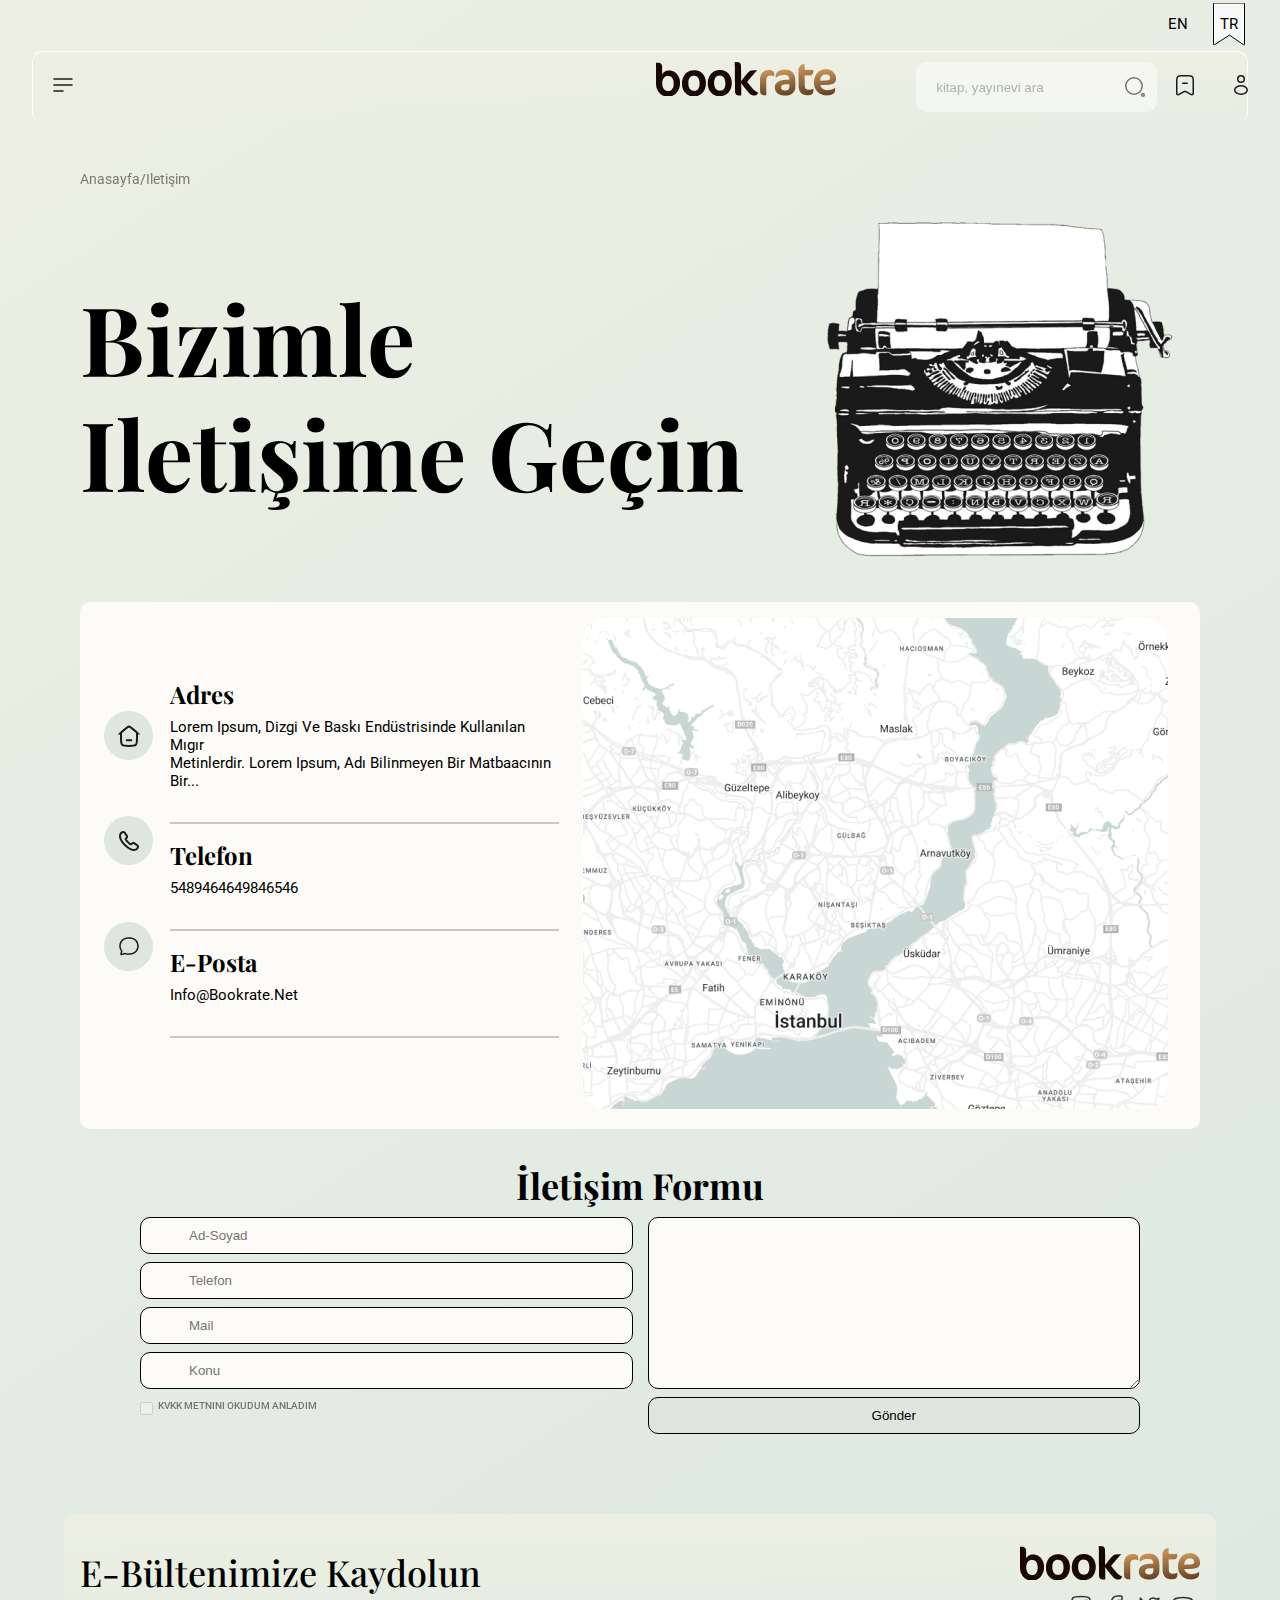
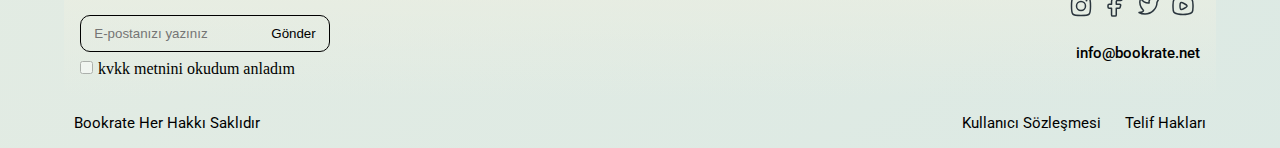
<file: iletişim.html>
<!DOCTYPE html>
<html lang="en">
  <head>
    <meta charset="UTF-8" />
    <meta http-equiv="X-UA-Compatible" content="IE=edge" />
    <meta name="viewport" content="width=device-width, initial-scale=1.0" />
    <link rel="stylesheet" href="/css/style.css" />
    <link rel="shortcut icon" href="./İmages/Logo.png" type="image/x-icon" />
    <title>Bookrate/iletişim</title>
  </head>
  <body>
    <!-- Language -->

    <div class="container">
      <div class="languages">
        <button class="language">
          <p class="language-text">EN</p>
          <img src="İmages/language.svg" alt="" />
        </button>
        <button class="language active">
          <p class="language-text">TR</p>
          <img src="İmages/language.svg" alt="" />
        </button>
      </div>
      <div class="row">
        <div class="Navbar">
          <div class="menu__button">
            <a href="">
              <svg
                width="24"
                height="24"
                viewBox="0 0 24 24"
                fill="none"
                xmlns="http://www.w3.org/2000/svg"
              >
                <path
                  d="M21 6H3"
                  stroke="#1B1B1B"
                  stroke-width="1.5"
                  stroke-linecap="round"
                />
                <path
                  d="M21 12H3"
                  stroke="#1B1B1B"
                  stroke-width="1.5"
                  stroke-linecap="round"
                />
                <path
                  d="M12 18H3"
                  stroke="#1B1B1B"
                  stroke-width="1.5"
                  stroke-linecap="round"
                />
              </svg>
            </a>
            <div class="menu__inner">
              <ul class="menu__inner__list">
                <li class="menu__inner_list_item">
                  <a href="">Hakkımızda</a>
                </li>
                <li class="menu__inner_list_item">
                  <a href="">Sıkça sorulan sorular</a>
                </li>
                <li class="menu__inner_list_item">
                  <a href="">iletişim</a>
                </li>
              </ul>
              <div class="menu__inner__KVKK">
                <a href="#">kvkk</a>
                <a href="#">Çerez Politikası</a>
                <a href="#">Gizlilik</a>
              </div>
              <div class="menu__about-socials">
                <svg
                  width="24"
                  height="24"
                  viewBox="0 0 24 24"
                  fill="none"
                  xmlns="http://www.w3.org/2000/svg"
                >
                  <path
                    d="M2.5 12C2.5 7.52166 2.5 5.28249 3.89124 3.89124C5.28249 2.5 7.52166 2.5 12 2.5C16.4783 2.5 18.7175 2.5 20.1088 3.89124C21.5 5.28249 21.5 7.52166 21.5 12C21.5 16.4783 21.5 18.7175 20.1088 20.1088C18.7175 21.5 16.4783 21.5 12 21.5C7.52166 21.5 5.28249 21.5 3.89124 20.1088C2.5 18.7175 2.5 16.4783 2.5 12Z"
                    stroke="#2A353D"
                    stroke-width="1.5"
                    stroke-linejoin="round"
                  />
                  <path
                    d="M16.5 12C16.5 14.4853 14.4853 16.5 12 16.5C9.51472 16.5 7.5 14.4853 7.5 12C7.5 9.51472 9.51472 7.5 12 7.5C14.4853 7.5 16.5 9.51472 16.5 12Z"
                    stroke="#2A353D"
                    stroke-width="1.5"
                  />
                  <path
                    d="M17.5078 6.5L17.4988 6.5"
                    stroke="#2A353D"
                    stroke-width="2"
                    stroke-linecap="round"
                    stroke-linejoin="round"
                  />
                </svg>
                <svg
                  width="24"
                  height="24"
                  viewBox="0 0 24 24"
                  fill="none"
                  xmlns="http://www.w3.org/2000/svg"
                >
                  <path
                    fill-rule="evenodd"
                    clip-rule="evenodd"
                    d="M6.18182 10.3333C5.20406 10.3333 5 10.5252 5 11.4444V13.1111C5 14.0304 5.20406 14.2222 6.18182 14.2222H8.54545V20.8889C8.54545 21.8081 8.74951 22 9.72727 22H12.0909C13.0687 22 13.2727 21.8081 13.2727 20.8889V14.2222H15.9267C16.6683 14.2222 16.8594 14.0867 17.0631 13.4164L17.5696 11.7497C17.9185 10.6014 17.7035 10.3333 16.4332 10.3333H13.2727V7.55556C13.2727 6.94191 13.8018 6.44444 14.4545 6.44444H17.8182C18.7959 6.44444 19 6.25259 19 5.33333V3.11111C19 2.19185 18.7959 2 17.8182 2H14.4545C11.191 2 8.54545 4.48731 8.54545 7.55556V10.3333H6.18182Z"
                    stroke="#2A353D"
                    stroke-width="1.5"
                    stroke-linejoin="round"
                  />
                </svg>
                <svg
                  width="24"
                  height="24"
                  viewBox="0 0 24 24"
                  fill="none"
                  xmlns="http://www.w3.org/2000/svg"
                >
                  <path
                    d="M2 18.5C3.76504 19.521 5.81428 20 8 20C14.4808 20 19.7617 14.8625 19.9922 8.43797L22 4.5L18.6458 5C17.9407 4.37764 17.0144 4 16 4C13.4276 4 11.5007 6.51734 12.1209 8.98003C8.56784 9.20927 5.34867 7.0213 3.48693 4.10523C2.25147 8.30185 3.39629 13.3561 6.5 16.4705C6.5 17.647 3.5 18.3488 2 18.5Z"
                    stroke="#2A353D"
                    stroke-width="1.5"
                    stroke-linejoin="round"
                  />
                </svg>
                <svg
                  width="24"
                  height="24"
                  viewBox="0 0 24 24"
                  fill="none"
                  xmlns="http://www.w3.org/2000/svg"
                >
                  <path
                    d="M12 20.5C13.8097 20.5 15.5451 20.3212 17.1534 19.9934C19.1623 19.5839 20.1668 19.3791 21.0834 18.2006C22 17.0221 22 15.6693 22 12.9635V11.0365C22 8.33073 22 6.97787 21.0834 5.79937C20.1668 4.62088 19.1623 4.41613 17.1534 4.00662C15.5451 3.67877 13.8097 3.5 12 3.5C10.1903 3.5 8.45489 3.67877 6.84656 4.00662C4.83766 4.41613 3.83321 4.62088 2.9166 5.79937C2 6.97787 2 8.33073 2 11.0365V12.9635C2 15.6693 2 17.0221 2.9166 18.2006C3.83321 19.3791 4.83766 19.5839 6.84656 19.9934C8.45489 20.3212 10.1903 20.5 12 20.5Z"
                    stroke="#2A353D"
                    stroke-width="1.5"
                  />
                  <path
                    d="M15.9621 12.3129C15.8137 12.9187 15.0241 13.3538 13.4449 14.2241C11.7272 15.1705 10.8684 15.6438 10.1728 15.4615C9.9372 15.3997 9.7202 15.2911 9.53799 15.1438C9 14.7089 9 13.8059 9 12C9 10.1941 9 9.29112 9.53799 8.85618C9.7202 8.70886 9.9372 8.60029 10.1728 8.53854C10.8684 8.35621 11.7272 8.82945 13.4449 9.77593C15.0241 10.6462 15.8137 11.0813 15.9621 11.6871C16.0126 11.8933 16.0126 12.1067 15.9621 12.3129Z"
                    stroke="#2A353D"
                    stroke-width="1.5"
                    stroke-linejoin="round"
                  />
                </svg>
              </div>
            </div>
            <div class="menu__inner">
              <ul class="menu__inner__list">
                <li class="menu__inner_list_item">
                  <a href="">Hakkımızda</a>
                </li>
                <li class="menu__inner_list_item">
                  <a href="">Sıkça sorulan sorular</a>
                </li>
                <li class="menu__inner_list_item">
                  <a href="">iletişim</a>
                </li>
              </ul>
              <div class="menu__inner__KVKK">
                <a href="#">kvkk</a>
                <a href="#">Çerez Politikası</a>
                <a href="#">Gizlilik</a>
              </div>
              <div class="menu__about-socials">
                <svg
                  width="24"
                  height="24"
                  viewBox="0 0 24 24"
                  fill="none"
                  xmlns="http://www.w3.org/2000/svg"
                >
                  <path
                    d="M2.5 12C2.5 7.52166 2.5 5.28249 3.89124 3.89124C5.28249 2.5 7.52166 2.5 12 2.5C16.4783 2.5 18.7175 2.5 20.1088 3.89124C21.5 5.28249 21.5 7.52166 21.5 12C21.5 16.4783 21.5 18.7175 20.1088 20.1088C18.7175 21.5 16.4783 21.5 12 21.5C7.52166 21.5 5.28249 21.5 3.89124 20.1088C2.5 18.7175 2.5 16.4783 2.5 12Z"
                    stroke="#2A353D"
                    stroke-width="1.5"
                    stroke-linejoin="round"
                  />
                  <path
                    d="M16.5 12C16.5 14.4853 14.4853 16.5 12 16.5C9.51472 16.5 7.5 14.4853 7.5 12C7.5 9.51472 9.51472 7.5 12 7.5C14.4853 7.5 16.5 9.51472 16.5 12Z"
                    stroke="#2A353D"
                    stroke-width="1.5"
                  />
                  <path
                    d="M17.5078 6.5L17.4988 6.5"
                    stroke="#2A353D"
                    stroke-width="2"
                    stroke-linecap="round"
                    stroke-linejoin="round"
                  />
                </svg>
                <svg
                  width="24"
                  height="24"
                  viewBox="0 0 24 24"
                  fill="none"
                  xmlns="http://www.w3.org/2000/svg"
                >
                  <path
                    fill-rule="evenodd"
                    clip-rule="evenodd"
                    d="M6.18182 10.3333C5.20406 10.3333 5 10.5252 5 11.4444V13.1111C5 14.0304 5.20406 14.2222 6.18182 14.2222H8.54545V20.8889C8.54545 21.8081 8.74951 22 9.72727 22H12.0909C13.0687 22 13.2727 21.8081 13.2727 20.8889V14.2222H15.9267C16.6683 14.2222 16.8594 14.0867 17.0631 13.4164L17.5696 11.7497C17.9185 10.6014 17.7035 10.3333 16.4332 10.3333H13.2727V7.55556C13.2727 6.94191 13.8018 6.44444 14.4545 6.44444H17.8182C18.7959 6.44444 19 6.25259 19 5.33333V3.11111C19 2.19185 18.7959 2 17.8182 2H14.4545C11.191 2 8.54545 4.48731 8.54545 7.55556V10.3333H6.18182Z"
                    stroke="#2A353D"
                    stroke-width="1.5"
                    stroke-linejoin="round"
                  />
                </svg>
                <svg
                  width="24"
                  height="24"
                  viewBox="0 0 24 24"
                  fill="none"
                  xmlns="http://www.w3.org/2000/svg"
                >
                  <path
                    d="M2 18.5C3.76504 19.521 5.81428 20 8 20C14.4808 20 19.7617 14.8625 19.9922 8.43797L22 4.5L18.6458 5C17.9407 4.37764 17.0144 4 16 4C13.4276 4 11.5007 6.51734 12.1209 8.98003C8.56784 9.20927 5.34867 7.0213 3.48693 4.10523C2.25147 8.30185 3.39629 13.3561 6.5 16.4705C6.5 17.647 3.5 18.3488 2 18.5Z"
                    stroke="#2A353D"
                    stroke-width="1.5"
                    stroke-linejoin="round"
                  />
                </svg>
                <svg
                  width="24"
                  height="24"
                  viewBox="0 0 24 24"
                  fill="none"
                  xmlns="http://www.w3.org/2000/svg"
                >
                  <path
                    d="M12 20.5C13.8097 20.5 15.5451 20.3212 17.1534 19.9934C19.1623 19.5839 20.1668 19.3791 21.0834 18.2006C22 17.0221 22 15.6693 22 12.9635V11.0365C22 8.33073 22 6.97787 21.0834 5.79937C20.1668 4.62088 19.1623 4.41613 17.1534 4.00662C15.5451 3.67877 13.8097 3.5 12 3.5C10.1903 3.5 8.45489 3.67877 6.84656 4.00662C4.83766 4.41613 3.83321 4.62088 2.9166 5.79937C2 6.97787 2 8.33073 2 11.0365V12.9635C2 15.6693 2 17.0221 2.9166 18.2006C3.83321 19.3791 4.83766 19.5839 6.84656 19.9934C8.45489 20.3212 10.1903 20.5 12 20.5Z"
                    stroke="#2A353D"
                    stroke-width="1.5"
                  />
                  <path
                    d="M15.9621 12.3129C15.8137 12.9187 15.0241 13.3538 13.4449 14.2241C11.7272 15.1705 10.8684 15.6438 10.1728 15.4615C9.9372 15.3997 9.7202 15.2911 9.53799 15.1438C9 14.7089 9 13.8059 9 12C9 10.1941 9 9.29112 9.53799 8.85618C9.7202 8.70886 9.9372 8.60029 10.1728 8.53854C10.8684 8.35621 11.7272 8.82945 13.4449 9.77593C15.0241 10.6462 15.8137 11.0813 15.9621 11.6871C16.0126 11.8933 16.0126 12.1067 15.9621 12.3129Z"
                    stroke="#2A353D"
                    stroke-width="1.5"
                    stroke-linejoin="round"
                  />
                </svg>
              </div>
            </div>
          </div>
          <ul class="NavbarList menü">
            <div class="menu__inner">
              <ul class="menu__inner__list">
                <li class="menu__inner_list_item">
                  <a href="">Hakkımızda</a>
                </li>
                <li class="menu__inner_list_item">
                  <a href="">Sıkça sorulan sorular</a>
                </li>
                <li class="menu__inner_list_item">
                  <a href="">iletişim</a>
                </li>
              </ul>
              <div class="menu__inner__KVKK">
                <a href="#">kvkk</a>
                <a href="#">Çerez Politikası</a>
                <a href="#">Gizlilik</a>
              </div>
              <div class="menu__about-socials">
                <svg
                  width="24"
                  height="24"
                  viewBox="0 0 24 24"
                  fill="none"
                  xmlns="http://www.w3.org/2000/svg"
                >
                  <path
                    d="M2.5 12C2.5 7.52166 2.5 5.28249 3.89124 3.89124C5.28249 2.5 7.52166 2.5 12 2.5C16.4783 2.5 18.7175 2.5 20.1088 3.89124C21.5 5.28249 21.5 7.52166 21.5 12C21.5 16.4783 21.5 18.7175 20.1088 20.1088C18.7175 21.5 16.4783 21.5 12 21.5C7.52166 21.5 5.28249 21.5 3.89124 20.1088C2.5 18.7175 2.5 16.4783 2.5 12Z"
                    stroke="#2A353D"
                    stroke-width="1.5"
                    stroke-linejoin="round"
                  />
                  <path
                    d="M16.5 12C16.5 14.4853 14.4853 16.5 12 16.5C9.51472 16.5 7.5 14.4853 7.5 12C7.5 9.51472 9.51472 7.5 12 7.5C14.4853 7.5 16.5 9.51472 16.5 12Z"
                    stroke="#2A353D"
                    stroke-width="1.5"
                  />
                  <path
                    d="M17.5078 6.5L17.4988 6.5"
                    stroke="#2A353D"
                    stroke-width="2"
                    stroke-linecap="round"
                    stroke-linejoin="round"
                  />
                </svg>
                <svg
                  width="24"
                  height="24"
                  viewBox="0 0 24 24"
                  fill="none"
                  xmlns="http://www.w3.org/2000/svg"
                >
                  <path
                    fill-rule="evenodd"
                    clip-rule="evenodd"
                    d="M6.18182 10.3333C5.20406 10.3333 5 10.5252 5 11.4444V13.1111C5 14.0304 5.20406 14.2222 6.18182 14.2222H8.54545V20.8889C8.54545 21.8081 8.74951 22 9.72727 22H12.0909C13.0687 22 13.2727 21.8081 13.2727 20.8889V14.2222H15.9267C16.6683 14.2222 16.8594 14.0867 17.0631 13.4164L17.5696 11.7497C17.9185 10.6014 17.7035 10.3333 16.4332 10.3333H13.2727V7.55556C13.2727 6.94191 13.8018 6.44444 14.4545 6.44444H17.8182C18.7959 6.44444 19 6.25259 19 5.33333V3.11111C19 2.19185 18.7959 2 17.8182 2H14.4545C11.191 2 8.54545 4.48731 8.54545 7.55556V10.3333H6.18182Z"
                    stroke="#2A353D"
                    stroke-width="1.5"
                    stroke-linejoin="round"
                  />
                </svg>
                <svg
                  width="24"
                  height="24"
                  viewBox="0 0 24 24"
                  fill="none"
                  xmlns="http://www.w3.org/2000/svg"
                >
                  <path
                    d="M2 18.5C3.76504 19.521 5.81428 20 8 20C14.4808 20 19.7617 14.8625 19.9922 8.43797L22 4.5L18.6458 5C17.9407 4.37764 17.0144 4 16 4C13.4276 4 11.5007 6.51734 12.1209 8.98003C8.56784 9.20927 5.34867 7.0213 3.48693 4.10523C2.25147 8.30185 3.39629 13.3561 6.5 16.4705C6.5 17.647 3.5 18.3488 2 18.5Z"
                    stroke="#2A353D"
                    stroke-width="1.5"
                    stroke-linejoin="round"
                  />
                </svg>
                <svg
                  width="24"
                  height="24"
                  viewBox="0 0 24 24"
                  fill="none"
                  xmlns="http://www.w3.org/2000/svg"
                >
                  <path
                    d="M12 20.5C13.8097 20.5 15.5451 20.3212 17.1534 19.9934C19.1623 19.5839 20.1668 19.3791 21.0834 18.2006C22 17.0221 22 15.6693 22 12.9635V11.0365C22 8.33073 22 6.97787 21.0834 5.79937C20.1668 4.62088 19.1623 4.41613 17.1534 4.00662C15.5451 3.67877 13.8097 3.5 12 3.5C10.1903 3.5 8.45489 3.67877 6.84656 4.00662C4.83766 4.41613 3.83321 4.62088 2.9166 5.79937C2 6.97787 2 8.33073 2 11.0365V12.9635C2 15.6693 2 17.0221 2.9166 18.2006C3.83321 19.3791 4.83766 19.5839 6.84656 19.9934C8.45489 20.3212 10.1903 20.5 12 20.5Z"
                    stroke="#2A353D"
                    stroke-width="1.5"
                  />
                  <path
                    d="M15.9621 12.3129C15.8137 12.9187 15.0241 13.3538 13.4449 14.2241C11.7272 15.1705 10.8684 15.6438 10.1728 15.4615C9.9372 15.3997 9.7202 15.2911 9.53799 15.1438C9 14.7089 9 13.8059 9 12C9 10.1941 9 9.29112 9.53799 8.85618C9.7202 8.70886 9.9372 8.60029 10.1728 8.53854C10.8684 8.35621 11.7272 8.82945 13.4449 9.77593C15.0241 10.6462 15.8137 11.0813 15.9621 11.6871C16.0126 11.8933 16.0126 12.1067 15.9621 12.3129Z"
                    stroke="#2A353D"
                    stroke-width="1.5"
                    stroke-linejoin="round"
                  />
                </svg>
              </div>
            </div>
            <li class="NavbarListItem">
              <a href="./kitap_listesi.html">Son Değerlendirilen</a>
            </li>
            <li class="NavbarListItem"><a href="#">En Çok Incelenen</a></li>
            <li class="NavbarListItem"><a href="#">Yeni Eklenen</a></li>
            <li class="NavbarListItem">
              <a href="./kitap_listesi.html">Kategoriler</a>
            </li>
            <li class="NavbarListItem">
              <a href="./hesabım.html">Kitap Öner</a>
            </li>
          </ul>
          <div class="logo">
            <a href="./index.html">
              <img src="./İmages/Logo.png" alt="Bookrate" />
            </a>
          </div>
          <div class="Navbar-sağ">
            <div class="Navbar-input-wrapper">
              <input type="text" placeholder="kitap, yayınevi ara" />
              <svg
                width="24"
                height="24"
                viewBox="0 0 24 24"
                fill="none"
                xmlns="http://www.w3.org/2000/svg"
              >
                <path
                  d="M2.75 11C2.75 6.44365 6.44365 2.75 11 2.75C15.5563 2.75 19.25 6.44365 19.25 11C19.25 15.5563 15.5563 19.25 11 19.25C6.44365 19.25 2.75 15.5563 2.75 11Z"
                  stroke="black"
                  stroke-width="1.5"
                />
                <path
                  d="M18.75 20C18.75 19.3096 19.3096 18.75 20 18.75C20.6904 18.75 21.25 19.3096 21.25 20C21.25 20.6904 20.6904 21.25 20 21.25C19.3096 21.25 18.75 20.6904 18.75 20Z"
                  stroke="black"
                  stroke-width="1.5"
                />
              </svg>
            </div>
            <a href="#">
              <svg
                width="24"
                height="24"
                viewBox="0 0 24 24"
                fill="none"
                xmlns="http://www.w3.org/2000/svg"
              >
                <mask
                  id="mask0_45_5958"
                  style="mask-type: alpha"
                  maskUnits="userSpaceOnUse"
                  x="3"
                  y="2"
                  width="18"
                  height="21"
                >
                  <path
                    fill-rule="evenodd"
                    clip-rule="evenodd"
                    d="M4.17157 3.17157C3 4.34315 3 6.22876 3 10V20.601C3 22.1259 4.63822 23.0899 5.97129 22.3493L11.0287 19.5396C11.6328 19.204 12.3672 19.204 12.9713 19.5396L18.0287 22.3493C19.3618 23.0899 21 22.1259 21 20.601V10C21 6.22876 21 4.34315 19.8284 3.17157C18.6569 2 16.7712 2 13 2H11C7.22876 2 5.34315 2 4.17157 3.17157Z"
                    fill="white"
                  />
                </mask>
                <g mask="url(#mask0_45_5958)">
                  <path
                    d="M19.8284 3.17157L20.8891 2.11091L19.8284 3.17157ZM11.0287 19.5396L11.7572 20.8508L11.0287 19.5396ZM12.9713 19.5396L12.2428 20.8508L12.9713 19.5396ZM5.97129 22.3493L6.69975 23.6605L5.97129 22.3493ZM4.5 10C4.5 8.07198 4.50319 6.77686 4.63307 5.81078C4.75715 4.88786 4.9716 4.49287 5.23223 4.23223L3.11091 2.11091C2.19997 3.02185 1.82863 4.15545 1.65982 5.41104C1.49681 6.62348 1.5 8.15679 1.5 10H4.5ZM4.5 20.601V10H1.5V20.601H4.5ZM6.69975 23.6605L11.7572 20.8508L10.3003 18.2284L5.24282 21.038L6.69975 23.6605ZM12.2428 20.8508L17.3003 23.6605L18.7572 21.038L13.6998 18.2284L12.2428 20.8508ZM19.5 10V20.601H22.5V10H19.5ZM18.7678 4.23223C19.0284 4.49287 19.2428 4.88786 19.3669 5.81078C19.4968 6.77686 19.5 8.07198 19.5 10H22.5C22.5 8.15679 22.5032 6.62348 22.3402 5.41104C22.1714 4.15545 21.8 3.02185 20.8891 2.11091L18.7678 4.23223ZM13 3.5C14.928 3.5 16.2231 3.50319 17.1892 3.63307C18.1121 3.75715 18.5071 3.9716 18.7678 4.23223L20.8891 2.11091C19.9781 1.19997 18.8445 0.828636 17.589 0.659827C16.3765 0.496818 14.8432 0.500005 13 0.500005V3.5ZM11 3.5H13V0.500005H11V3.5ZM5.23223 4.23223C5.49287 3.9716 5.88786 3.75715 6.81078 3.63307C7.77686 3.50319 9.07198 3.5 11 3.5V0.500005C9.15679 0.500005 7.62348 0.496818 6.41104 0.659827C5.15545 0.828636 4.02185 1.19997 3.11091 2.11091L5.23223 4.23223ZM17.3003 23.6605C19.6331 24.9566 22.5 23.2697 22.5 20.601H19.5C19.5 20.9822 19.0904 21.2232 18.7572 21.038L17.3003 23.6605ZM11.7572 20.8508C11.9082 20.7669 12.0918 20.7669 12.2428 20.8508L13.6998 18.2284C12.6427 17.6411 11.3573 17.6411 10.3003 18.2284L11.7572 20.8508ZM1.5 20.601C1.5 23.2697 4.36689 24.9566 6.69975 23.6605L5.24282 21.038C4.90956 21.2232 4.5 20.9822 4.5 20.601H1.5Z"
                    fill="#1B1B1B"
                  />
                  <path
                    d="M9.75 10.25H14.25"
                    stroke="#1B1B1B"
                    stroke-width="1.5"
                    stroke-linecap="round"
                  />
                </g>
              </svg>
            </a>
            <a href="#">
              <svg
                width="24"
                height="24"
                viewBox="0 0 24 24"
                fill="none"
                xmlns="http://www.w3.org/2000/svg"
              >
                <path
                  d="M15.25 6C15.25 7.79493 13.7949 9.25 12 9.25C10.2051 9.25 8.75 7.79493 8.75 6C8.75 4.20507 10.2051 2.75 12 2.75C13.7949 2.75 15.25 4.20507 15.25 6Z"
                  stroke="#1B1B1B"
                  stroke-width="1.5"
                />
                <path
                  d="M18.25 17C18.25 18.0756 17.6409 19.1202 16.5138 19.9252C15.3882 20.7293 13.7947 21.25 12 21.25C10.2053 21.25 8.61181 20.7293 7.48618 19.9252C6.35911 19.1202 5.75 18.0756 5.75 17C5.75 15.9244 6.35911 14.8798 7.48618 14.0748C8.61181 13.2707 10.2053 12.75 12 12.75C13.7947 12.75 15.3882 13.2707 16.5138 14.0748C17.6409 14.8798 18.25 15.9244 18.25 17Z"
                  stroke="#1B1B1B"
                  stroke-width="1.5"
                />
              </svg>
            </a>
          </div>
        </div>
      </div>
      <div class="iletişim">
        <span>Anasayfa/iletişim</span>
        <div class="iletişim-top">
          <h1>bizimle <br> iletişime geçin</h1>
          <img src="./İmages/Iletişim.png" alt="">
        </div>
        <div class="iletişim-center">
          <div class="iletişim-center-desc-wrapper">
            <div class="iletişim-icons">
              <svg width="50" height="50" viewBox="0 0 50 50" fill="none" xmlns="http://www.w3.org/2000/svg">
                <circle cx="24.525" cy="24.525" r="24.525" transform="matrix(-1 0 0 1 49.0508 0)" fill="#DDE7DE"/>
                <path d="M15 23L23.7506 15.9995C24.481 15.4152 25.519 15.4152 26.2494 15.9995L35 23" stroke="#1B1B1B" stroke-width="1.5" stroke-linecap="round" stroke-linejoin="round"/>
                <path d="M22.4776 17.0494L18.4776 20.2994C17.7514 20.8895 17.3882 21.1845 17.1941 21.5924C17 22.0002 17 22.4681 17 23.4039V27C17 30.7712 17 32.6569 18.1716 33.8284C19.3431 35 21.2288 35 25 35C28.7712 35 30.6569 35 31.8284 33.8284C33 32.6569 33 30.7712 33 27V23.4039C33 22.4681 33 22.0002 32.8059 21.5924C32.6117 21.1845 32.2486 20.8895 31.5224 20.2994L27.5224 17.0494C26.3142 16.0678 25.7101 15.5769 25 15.5769C24.2899 15.5769 23.6858 16.0678 22.4776 17.0494Z" stroke="#1B1B1B" stroke-width="2"/>
                <path d="M22.75 29.25H27.25" stroke="#1B1B1B" stroke-width="2" stroke-linecap="round"/>
                </svg>
                <svg width="50" height="50" viewBox="0 0 50 50" fill="none" xmlns="http://www.w3.org/2000/svg">
                  <circle cx="24.525" cy="24.525" r="24.525" transform="matrix(-1 0 0 1 49.0508 0)" fill="#DDE7DE"/>
                  <path d="M34 30.697C34 31.021 33.9279 31.354 33.7747 31.678C33.6214 32.002 33.4231 32.308 33.1617 32.596C32.7201 33.082 32.2334 33.433 31.6835 33.658C31.1427 33.883 30.5568 34 29.9259 34C29.0065 34 28.024 33.784 26.9875 33.343C25.9509 32.902 24.9144 32.308 23.8868 31.561C22.8503 30.805 21.8678 29.968 20.9304 29.041C20.002 28.105 19.1637 27.124 18.4156 26.098C17.6765 25.072 17.0816 24.046 16.649 23.029C16.2163 22.003 16 21.022 16 20.086C16 19.474 16.1082 18.889 16.3245 18.349C16.5408 17.8 16.8833 17.296 17.361 16.846C17.9379 16.279 18.5688 16 19.2358 16C19.4882 16 19.7406 16.054 19.966 16.162C20.2003 16.27 20.4076 16.432 20.5699 16.666L22.661 19.609C22.8232 19.834 22.9404 20.041 23.0215 20.239C23.1027 20.428 23.1477 20.617 23.1477 20.788C23.1477 21.004 23.0846 21.22 22.9584 21.427C22.8413 21.634 22.67 21.85 22.4537 22.066L21.7687 22.777C21.6695 22.876 21.6244 22.993 21.6244 23.137C21.6244 23.209 21.6334 23.272 21.6515 23.344C21.6785 23.416 21.7056 23.47 21.7236 23.524C21.8858 23.821 22.1653 24.208 22.5618 24.676C22.9675 25.144 23.4001 25.621 23.8688 26.098C24.3555 26.575 24.8242 27.016 25.302 27.421C25.7707 27.817 26.1582 28.087 26.4647 28.249C26.5098 28.267 26.5638 28.294 26.6269 28.321C26.699 28.348 26.7712 28.357 26.8523 28.357C27.0055 28.357 27.1227 28.303 27.2218 28.204L27.9069 27.529C28.1322 27.304 28.3485 27.133 28.5558 27.025C28.7631 26.899 28.9705 26.836 29.1958 26.836C29.3671 26.836 29.5473 26.872 29.7456 26.953C29.9439 27.034 30.1512 27.151 30.3766 27.304L33.36 29.419C33.5944 29.581 33.7566 29.77 33.8558 29.995C33.9459 30.22 34 30.445 34 30.697Z" stroke="#1B1B1B" stroke-width="2" stroke-miterlimit="10"/>
                  </svg>
                  <svg width="50" height="50" viewBox="0 0 50 50" fill="none" xmlns="http://www.w3.org/2000/svg">
                    <circle cx="24.525" cy="24.525" r="24.525" transform="matrix(-1 0 0 1 49.0508 0)" fill="#DDE7DE"/>
                    <path fill-rule="evenodd" clip-rule="evenodd" d="M24 16.75C19.9959 16.75 16.75 19.9959 16.75 24C16.75 25.7632 17.3785 27.3777 18.4245 28.6345C18.588 28.831 18.6402 29.0972 18.5629 29.3409L17.8245 31.6707L20.828 30.7245C20.9924 30.6727 21.1696 30.6791 21.3298 30.7426C22.1551 31.0698 23.0556 31.25 24 31.25H26C30.0041 31.25 33.25 28.0041 33.25 24C33.25 19.9959 30.0041 16.75 26 16.75H24ZM15.25 24C15.25 19.1675 19.1675 15.25 24 15.25H26C30.8325 15.25 34.75 19.1675 34.75 24C34.75 28.8325 30.8325 32.75 26 32.75H24C22.959 32.75 21.959 32.5679 21.0311 32.2332L17.8165 33.2459C16.8512 33.55 15.9435 32.6408 16.2493 31.676L16.7381 31.831L16.2493 31.676L17.0127 29.2676C15.9065 27.8023 15.25 25.977 15.25 24Z" fill="#1B1B1B"/>
                  </svg>
            </div>
          <div class="iletişim-center-desc">
            <div class="adress">
              <h3>Adres</h3>
              <p>
                Lorem Ipsum, dizgi ve baskı endüstrisinde kullanılan mıgır <br> metinlerdir. Lorem Ipsum, adı bilinmeyen bir matbaacının bir...
              </p>
              <hr class="iletişim-hr">
            </div>
            <div class="adress">
              <h3>Telefon</h3>
              <p>
                5489464649846546
              </p>
              <hr class="iletişim-hr">
            </div>
            <div class="adress">
              <h3>e-posta</h3>
              <p>
                info@bookrate.net
              </p>
              <hr class="iletişim-hr">
            </div>
          </div>
          </div>
          <div class="iletişim-center-harita">
            <img src="./İmages/harita.png" alt="harita">
          </div>
        </div>
        <div class="iletişim-form">
        <h3>İletişim Formu</h3>
        <div class="iletişim-form-wrapper">
          <form class="iletişim-input-form">
            <input type="text" placeholder="Ad-Soyad">
            <input type="number" placeholder="Telefon">
            <input type="email" placeholder="Mail">
            <input type="text" placeholder="Konu">
            <div class="btn-group iletişim-checkbox" role="group" aria-label="Basic checkbox toggle button group">
              <input type="checkbox" class="btn-check" id="btncheck1" autocomplete="off">
              <label class="btn  btn-outline-primary" for="btncheck1">
                KVKK metnini okudum anladım
              </label>
            
            
            </div>
          </form>
          <form class="iletişim-input-form">
            <textarea name="" id="" cols="30" rows="10"></textarea>
            <button>Gönder</button>
          </form>

        </div>
        </div>
      </div>

      <div class="about-footer">
        <div class="about-footer-form">
          <h3>E-Bültenimize Kaydolun</h3>
          <form>
            <div class="about-input-wrapper">
              <input type="text" placeholder="E-postanızı yazınız">
              <button>Gönder</button>
            </div>
            <div class="btn-group" role="group" aria-label="Basic checkbox toggle button group">
              <input type="checkbox" class="btn-check" id="btncheck1" autocomplete="off">
              <label class="btn btn-outline-primary" for="btncheck1">kvkk metnini okudum anladım</label>
            </div>
          </form>
        </div>
        <div class="about-footer-social">
          <img src="./İmages/Logo.png" alt="Bookrate">
          <div class="about-socials">
            <svg width="24" height="24" viewBox="0 0 24 24" fill="none" xmlns="http://www.w3.org/2000/svg">
              <path d="M2.5 12C2.5 7.52166 2.5 5.28249 3.89124 3.89124C5.28249 2.5 7.52166 2.5 12 2.5C16.4783 2.5 18.7175 2.5 20.1088 3.89124C21.5 5.28249 21.5 7.52166 21.5 12C21.5 16.4783 21.5 18.7175 20.1088 20.1088C18.7175 21.5 16.4783 21.5 12 21.5C7.52166 21.5 5.28249 21.5 3.89124 20.1088C2.5 18.7175 2.5 16.4783 2.5 12Z" stroke="#2A353D" stroke-width="1.5" stroke-linejoin="round"/>
              <path d="M16.5 12C16.5 14.4853 14.4853 16.5 12 16.5C9.51472 16.5 7.5 14.4853 7.5 12C7.5 9.51472 9.51472 7.5 12 7.5C14.4853 7.5 16.5 9.51472 16.5 12Z" stroke="#2A353D" stroke-width="1.5"/>
              <path d="M17.5078 6.5L17.4988 6.5" stroke="#2A353D" stroke-width="2" stroke-linecap="round" stroke-linejoin="round"/>
              </svg>
              <svg width="24" height="24" viewBox="0 0 24 24" fill="none" xmlns="http://www.w3.org/2000/svg">
                <path fill-rule="evenodd" clip-rule="evenodd" d="M6.18182 10.3333C5.20406 10.3333 5 10.5252 5 11.4444V13.1111C5 14.0304 5.20406 14.2222 6.18182 14.2222H8.54545V20.8889C8.54545 21.8081 8.74951 22 9.72727 22H12.0909C13.0687 22 13.2727 21.8081 13.2727 20.8889V14.2222H15.9267C16.6683 14.2222 16.8594 14.0867 17.0631 13.4164L17.5696 11.7497C17.9185 10.6014 17.7035 10.3333 16.4332 10.3333H13.2727V7.55556C13.2727 6.94191 13.8018 6.44444 14.4545 6.44444H17.8182C18.7959 6.44444 19 6.25259 19 5.33333V3.11111C19 2.19185 18.7959 2 17.8182 2H14.4545C11.191 2 8.54545 4.48731 8.54545 7.55556V10.3333H6.18182Z" stroke="#2A353D" stroke-width="1.5" stroke-linejoin="round"/>
                </svg>
                <svg width="24" height="24" viewBox="0 0 24 24" fill="none" xmlns="http://www.w3.org/2000/svg">
                  <path d="M2 18.5C3.76504 19.521 5.81428 20 8 20C14.4808 20 19.7617 14.8625 19.9922 8.43797L22 4.5L18.6458 5C17.9407 4.37764 17.0144 4 16 4C13.4276 4 11.5007 6.51734 12.1209 8.98003C8.56784 9.20927 5.34867 7.0213 3.48693 4.10523C2.25147 8.30185 3.39629 13.3561 6.5 16.4705C6.5 17.647 3.5 18.3488 2 18.5Z" stroke="#2A353D" stroke-width="1.5" stroke-linejoin="round"/>
                  </svg>
                  <svg width="24" height="24" viewBox="0 0 24 24" fill="none" xmlns="http://www.w3.org/2000/svg">
                    <path d="M12 20.5C13.8097 20.5 15.5451 20.3212 17.1534 19.9934C19.1623 19.5839 20.1668 19.3791 21.0834 18.2006C22 17.0221 22 15.6693 22 12.9635V11.0365C22 8.33073 22 6.97787 21.0834 5.79937C20.1668 4.62088 19.1623 4.41613 17.1534 4.00662C15.5451 3.67877 13.8097 3.5 12 3.5C10.1903 3.5 8.45489 3.67877 6.84656 4.00662C4.83766 4.41613 3.83321 4.62088 2.9166 5.79937C2 6.97787 2 8.33073 2 11.0365V12.9635C2 15.6693 2 17.0221 2.9166 18.2006C3.83321 19.3791 4.83766 19.5839 6.84656 19.9934C8.45489 20.3212 10.1903 20.5 12 20.5Z" stroke="#2A353D" stroke-width="1.5"/>
                    <path d="M15.9621 12.3129C15.8137 12.9187 15.0241 13.3538 13.4449 14.2241C11.7272 15.1705 10.8684 15.6438 10.1728 15.4615C9.9372 15.3997 9.7202 15.2911 9.53799 15.1438C9 14.7089 9 13.8059 9 12C9 10.1941 9 9.29112 9.53799 8.85618C9.7202 8.70886 9.9372 8.60029 10.1728 8.53854C10.8684 8.35621 11.7272 8.82945 13.4449 9.77593C15.0241 10.6462 15.8137 11.0813 15.9621 11.6871C16.0126 11.8933 16.0126 12.1067 15.9621 12.3129Z" stroke="#2A353D" stroke-width="1.5" stroke-linejoin="round"/>
                    </svg>
                                                                                
          
          </div>
         <div class="about-footer-email-wrapper"> <span class="email">info@bookrate.net</span></div>
        </div>
      </div>
      <div  class="about-footer-telif">
        <p> bookrate her hakkı saklıdır</p>
        <div>
          <a href="https://www.hiperkitap.com/Page/kullanim-kosullari">Kullanıcı Sözleşmesi</a>
          <a href="#">Telif Hakları</a>
        </div>
      </div>
    <script src="./Javascript/index.js"></script>
  </body>
</html>
</file>
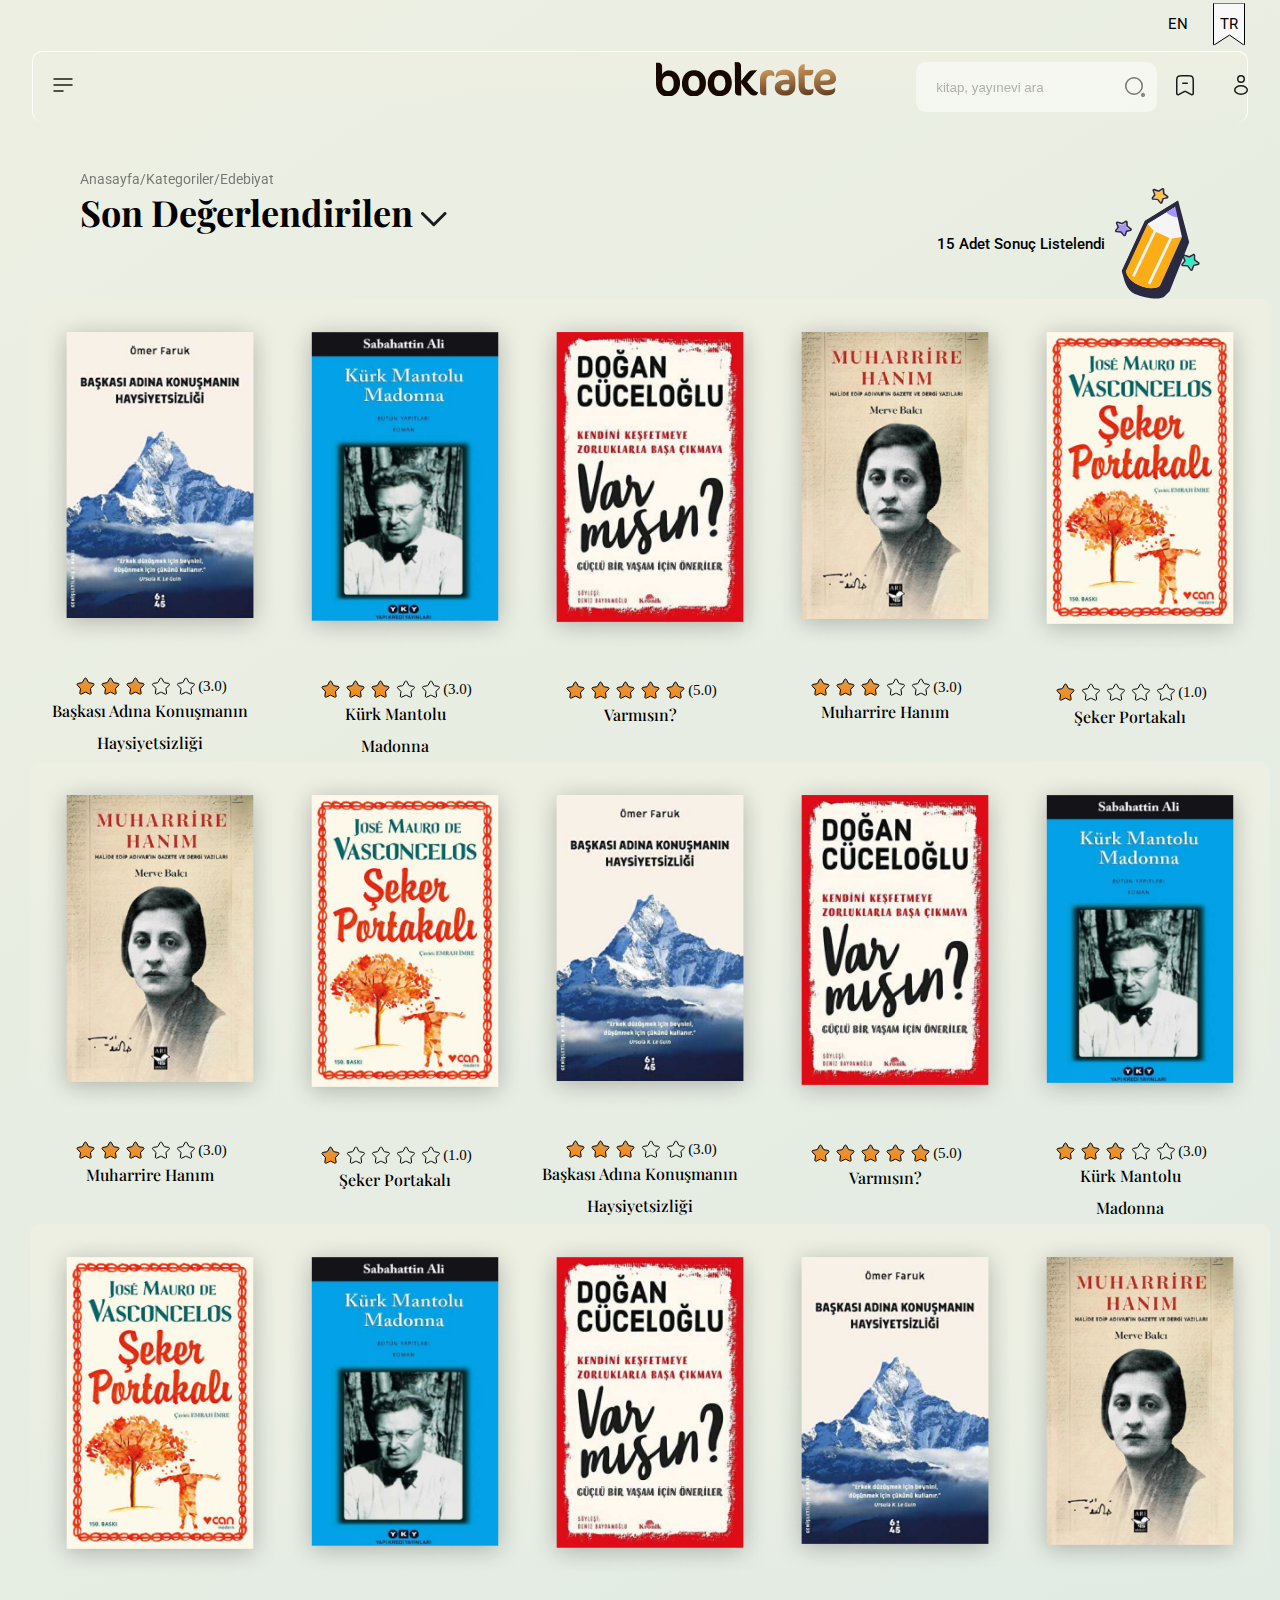
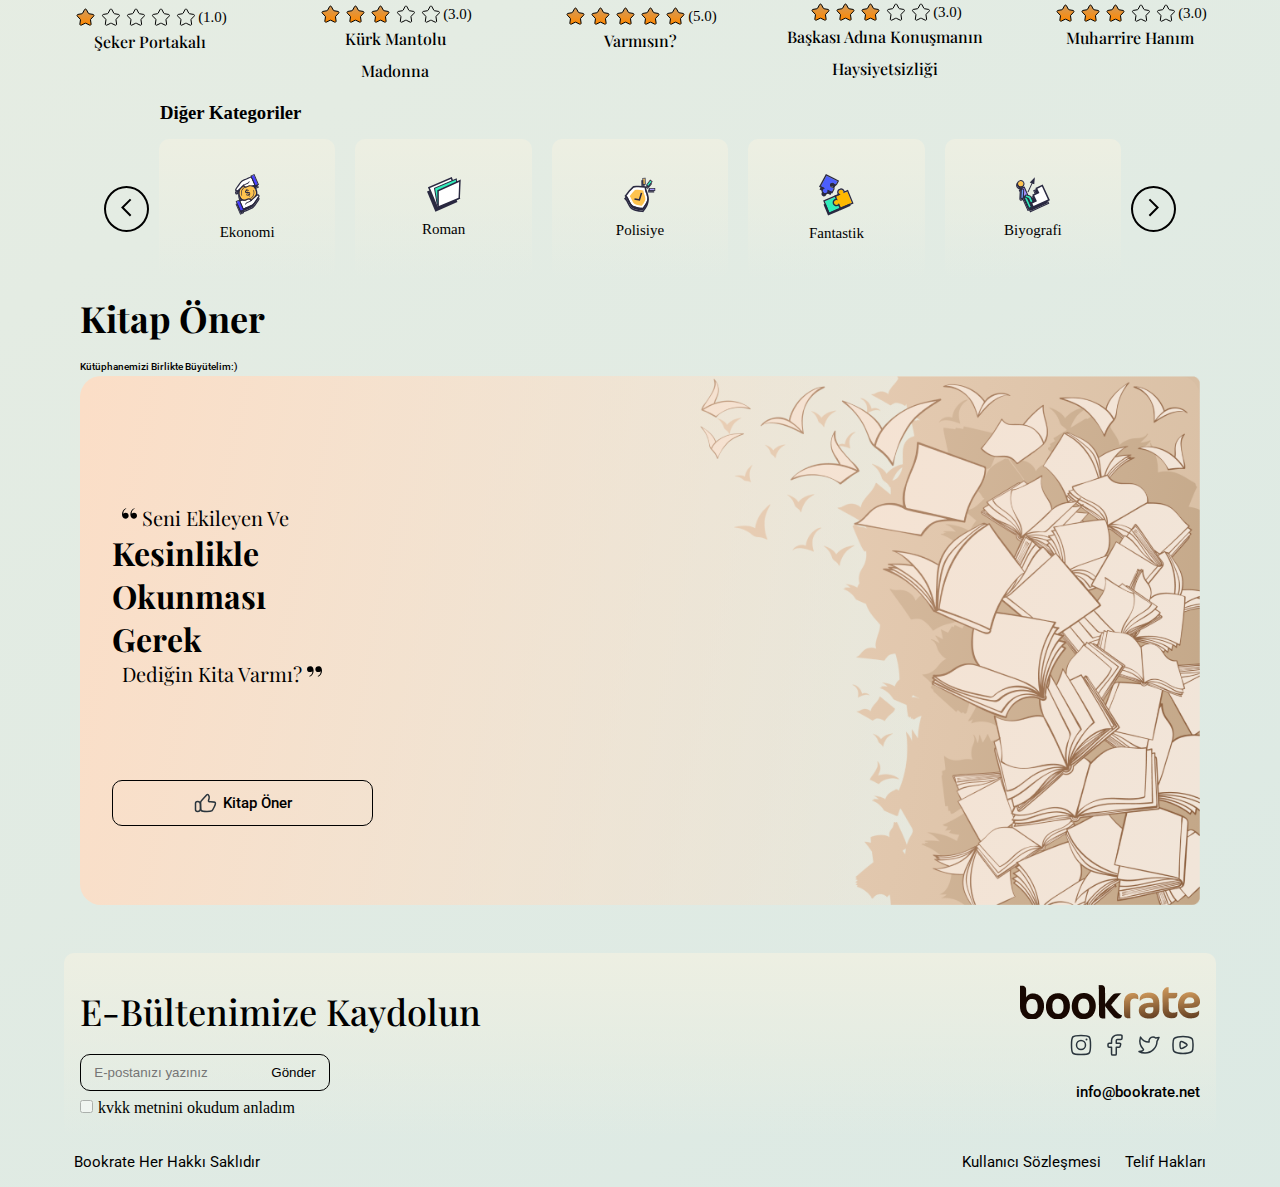
<file: kitap_listesi.html>
<!DOCTYPE html>
<html lang="en">

<head>
  <meta charset="UTF-8" />
  <meta http-equiv="X-UA-Compatible" content="IE=edge" />
  <meta name="viewport" content="width=device-width, initial-scale=1.0" />
  <link rel="stylesheet" href="/css/style.css" />
  <link rel="shortcut icon" href="./İmages/Logo.png" type="image/x-icon" />
  <title>Bookrate/Kitap Listesi</title>
</head>

<body>
  <!-- Language -->

  <div class="container">
    <div class="languages">
      <button class="language">
        <p class="language-text">EN</p>
        <img src="İmages/language.svg" alt="" />
      </button>
      <button class="language active">
        <p class="language-text">TR</p>
        <img src="İmages/language.svg" alt="" />
      </button>
    </div>
    <div class="row">
      <div class="Navbar">
        <div class="menu__button">
          <a href="">
            <svg
              width="24"
              height="24"
              viewBox="0 0 24 24"
              fill="none"
              xmlns="http://www.w3.org/2000/svg"
            >
              <path
                d="M21 6H3"
                stroke="#1B1B1B"
                stroke-width="1.5"
                stroke-linecap="round"
              />
              <path
                d="M21 12H3"
                stroke="#1B1B1B"
                stroke-width="1.5"
                stroke-linecap="round"
              />
              <path
                d="M12 18H3"
                stroke="#1B1B1B"
                stroke-width="1.5"
                stroke-linecap="round"
              />
            </svg>
          </a>
          <div class="menu__inner">
            <ul class="menu__inner__list">
              <li class="menu__inner_list_item">
                <a href="">Hakkımızda</a>
              </li>
              <li class="menu__inner_list_item">
                <a href="">Sıkça sorulan sorular</a>
              </li>
              <li class="menu__inner_list_item">
                <a href="">iletişim</a>
              </li>
            </ul>
            <div class="menu__inner__KVKK">
              <a href="#">kvkk</a>
              <a href="#">Çerez Politikası</a>
              <a href="#">Gizlilik</a>
            </div>
            <div class="menu__about-socials">
              <svg
                width="24"
                height="24"
                viewBox="0 0 24 24"
                fill="none"
                xmlns="http://www.w3.org/2000/svg"
              >
                <path
                  d="M2.5 12C2.5 7.52166 2.5 5.28249 3.89124 3.89124C5.28249 2.5 7.52166 2.5 12 2.5C16.4783 2.5 18.7175 2.5 20.1088 3.89124C21.5 5.28249 21.5 7.52166 21.5 12C21.5 16.4783 21.5 18.7175 20.1088 20.1088C18.7175 21.5 16.4783 21.5 12 21.5C7.52166 21.5 5.28249 21.5 3.89124 20.1088C2.5 18.7175 2.5 16.4783 2.5 12Z"
                  stroke="#2A353D"
                  stroke-width="1.5"
                  stroke-linejoin="round"
                />
                <path
                  d="M16.5 12C16.5 14.4853 14.4853 16.5 12 16.5C9.51472 16.5 7.5 14.4853 7.5 12C7.5 9.51472 9.51472 7.5 12 7.5C14.4853 7.5 16.5 9.51472 16.5 12Z"
                  stroke="#2A353D"
                  stroke-width="1.5"
                />
                <path
                  d="M17.5078 6.5L17.4988 6.5"
                  stroke="#2A353D"
                  stroke-width="2"
                  stroke-linecap="round"
                  stroke-linejoin="round"
                />
              </svg>
              <svg
                width="24"
                height="24"
                viewBox="0 0 24 24"
                fill="none"
                xmlns="http://www.w3.org/2000/svg"
              >
                <path
                  fill-rule="evenodd"
                  clip-rule="evenodd"
                  d="M6.18182 10.3333C5.20406 10.3333 5 10.5252 5 11.4444V13.1111C5 14.0304 5.20406 14.2222 6.18182 14.2222H8.54545V20.8889C8.54545 21.8081 8.74951 22 9.72727 22H12.0909C13.0687 22 13.2727 21.8081 13.2727 20.8889V14.2222H15.9267C16.6683 14.2222 16.8594 14.0867 17.0631 13.4164L17.5696 11.7497C17.9185 10.6014 17.7035 10.3333 16.4332 10.3333H13.2727V7.55556C13.2727 6.94191 13.8018 6.44444 14.4545 6.44444H17.8182C18.7959 6.44444 19 6.25259 19 5.33333V3.11111C19 2.19185 18.7959 2 17.8182 2H14.4545C11.191 2 8.54545 4.48731 8.54545 7.55556V10.3333H6.18182Z"
                  stroke="#2A353D"
                  stroke-width="1.5"
                  stroke-linejoin="round"
                />
              </svg>
              <svg
                width="24"
                height="24"
                viewBox="0 0 24 24"
                fill="none"
                xmlns="http://www.w3.org/2000/svg"
              >
                <path
                  d="M2 18.5C3.76504 19.521 5.81428 20 8 20C14.4808 20 19.7617 14.8625 19.9922 8.43797L22 4.5L18.6458 5C17.9407 4.37764 17.0144 4 16 4C13.4276 4 11.5007 6.51734 12.1209 8.98003C8.56784 9.20927 5.34867 7.0213 3.48693 4.10523C2.25147 8.30185 3.39629 13.3561 6.5 16.4705C6.5 17.647 3.5 18.3488 2 18.5Z"
                  stroke="#2A353D"
                  stroke-width="1.5"
                  stroke-linejoin="round"
                />
              </svg>
              <svg
                width="24"
                height="24"
                viewBox="0 0 24 24"
                fill="none"
                xmlns="http://www.w3.org/2000/svg"
              >
                <path
                  d="M12 20.5C13.8097 20.5 15.5451 20.3212 17.1534 19.9934C19.1623 19.5839 20.1668 19.3791 21.0834 18.2006C22 17.0221 22 15.6693 22 12.9635V11.0365C22 8.33073 22 6.97787 21.0834 5.79937C20.1668 4.62088 19.1623 4.41613 17.1534 4.00662C15.5451 3.67877 13.8097 3.5 12 3.5C10.1903 3.5 8.45489 3.67877 6.84656 4.00662C4.83766 4.41613 3.83321 4.62088 2.9166 5.79937C2 6.97787 2 8.33073 2 11.0365V12.9635C2 15.6693 2 17.0221 2.9166 18.2006C3.83321 19.3791 4.83766 19.5839 6.84656 19.9934C8.45489 20.3212 10.1903 20.5 12 20.5Z"
                  stroke="#2A353D"
                  stroke-width="1.5"
                />
                <path
                  d="M15.9621 12.3129C15.8137 12.9187 15.0241 13.3538 13.4449 14.2241C11.7272 15.1705 10.8684 15.6438 10.1728 15.4615C9.9372 15.3997 9.7202 15.2911 9.53799 15.1438C9 14.7089 9 13.8059 9 12C9 10.1941 9 9.29112 9.53799 8.85618C9.7202 8.70886 9.9372 8.60029 10.1728 8.53854C10.8684 8.35621 11.7272 8.82945 13.4449 9.77593C15.0241 10.6462 15.8137 11.0813 15.9621 11.6871C16.0126 11.8933 16.0126 12.1067 15.9621 12.3129Z"
                  stroke="#2A353D"
                  stroke-width="1.5"
                  stroke-linejoin="round"
                />
              </svg>
            </div>
          </div>
          <div class="menu__inner">
            <ul class="menu__inner__list">
              <li class="menu__inner_list_item">
                <a href="">Hakkımızda</a>
              </li>
              <li class="menu__inner_list_item">
                <a href="">Sıkça sorulan sorular</a>
              </li>
              <li class="menu__inner_list_item">
                <a href="">iletişim</a>
              </li>
            </ul>
            <div class="menu__inner__KVKK">
              <a href="#">kvkk</a>
              <a href="#">Çerez Politikası</a>
              <a href="#">Gizlilik</a>
            </div>
            <div class="menu__about-socials">
              <svg
                width="24"
                height="24"
                viewBox="0 0 24 24"
                fill="none"
                xmlns="http://www.w3.org/2000/svg"
              >
                <path
                  d="M2.5 12C2.5 7.52166 2.5 5.28249 3.89124 3.89124C5.28249 2.5 7.52166 2.5 12 2.5C16.4783 2.5 18.7175 2.5 20.1088 3.89124C21.5 5.28249 21.5 7.52166 21.5 12C21.5 16.4783 21.5 18.7175 20.1088 20.1088C18.7175 21.5 16.4783 21.5 12 21.5C7.52166 21.5 5.28249 21.5 3.89124 20.1088C2.5 18.7175 2.5 16.4783 2.5 12Z"
                  stroke="#2A353D"
                  stroke-width="1.5"
                  stroke-linejoin="round"
                />
                <path
                  d="M16.5 12C16.5 14.4853 14.4853 16.5 12 16.5C9.51472 16.5 7.5 14.4853 7.5 12C7.5 9.51472 9.51472 7.5 12 7.5C14.4853 7.5 16.5 9.51472 16.5 12Z"
                  stroke="#2A353D"
                  stroke-width="1.5"
                />
                <path
                  d="M17.5078 6.5L17.4988 6.5"
                  stroke="#2A353D"
                  stroke-width="2"
                  stroke-linecap="round"
                  stroke-linejoin="round"
                />
              </svg>
              <svg
                width="24"
                height="24"
                viewBox="0 0 24 24"
                fill="none"
                xmlns="http://www.w3.org/2000/svg"
              >
                <path
                  fill-rule="evenodd"
                  clip-rule="evenodd"
                  d="M6.18182 10.3333C5.20406 10.3333 5 10.5252 5 11.4444V13.1111C5 14.0304 5.20406 14.2222 6.18182 14.2222H8.54545V20.8889C8.54545 21.8081 8.74951 22 9.72727 22H12.0909C13.0687 22 13.2727 21.8081 13.2727 20.8889V14.2222H15.9267C16.6683 14.2222 16.8594 14.0867 17.0631 13.4164L17.5696 11.7497C17.9185 10.6014 17.7035 10.3333 16.4332 10.3333H13.2727V7.55556C13.2727 6.94191 13.8018 6.44444 14.4545 6.44444H17.8182C18.7959 6.44444 19 6.25259 19 5.33333V3.11111C19 2.19185 18.7959 2 17.8182 2H14.4545C11.191 2 8.54545 4.48731 8.54545 7.55556V10.3333H6.18182Z"
                  stroke="#2A353D"
                  stroke-width="1.5"
                  stroke-linejoin="round"
                />
              </svg>
              <svg
                width="24"
                height="24"
                viewBox="0 0 24 24"
                fill="none"
                xmlns="http://www.w3.org/2000/svg"
              >
                <path
                  d="M2 18.5C3.76504 19.521 5.81428 20 8 20C14.4808 20 19.7617 14.8625 19.9922 8.43797L22 4.5L18.6458 5C17.9407 4.37764 17.0144 4 16 4C13.4276 4 11.5007 6.51734 12.1209 8.98003C8.56784 9.20927 5.34867 7.0213 3.48693 4.10523C2.25147 8.30185 3.39629 13.3561 6.5 16.4705C6.5 17.647 3.5 18.3488 2 18.5Z"
                  stroke="#2A353D"
                  stroke-width="1.5"
                  stroke-linejoin="round"
                />
              </svg>
              <svg
                width="24"
                height="24"
                viewBox="0 0 24 24"
                fill="none"
                xmlns="http://www.w3.org/2000/svg"
              >
                <path
                  d="M12 20.5C13.8097 20.5 15.5451 20.3212 17.1534 19.9934C19.1623 19.5839 20.1668 19.3791 21.0834 18.2006C22 17.0221 22 15.6693 22 12.9635V11.0365C22 8.33073 22 6.97787 21.0834 5.79937C20.1668 4.62088 19.1623 4.41613 17.1534 4.00662C15.5451 3.67877 13.8097 3.5 12 3.5C10.1903 3.5 8.45489 3.67877 6.84656 4.00662C4.83766 4.41613 3.83321 4.62088 2.9166 5.79937C2 6.97787 2 8.33073 2 11.0365V12.9635C2 15.6693 2 17.0221 2.9166 18.2006C3.83321 19.3791 4.83766 19.5839 6.84656 19.9934C8.45489 20.3212 10.1903 20.5 12 20.5Z"
                  stroke="#2A353D"
                  stroke-width="1.5"
                />
                <path
                  d="M15.9621 12.3129C15.8137 12.9187 15.0241 13.3538 13.4449 14.2241C11.7272 15.1705 10.8684 15.6438 10.1728 15.4615C9.9372 15.3997 9.7202 15.2911 9.53799 15.1438C9 14.7089 9 13.8059 9 12C9 10.1941 9 9.29112 9.53799 8.85618C9.7202 8.70886 9.9372 8.60029 10.1728 8.53854C10.8684 8.35621 11.7272 8.82945 13.4449 9.77593C15.0241 10.6462 15.8137 11.0813 15.9621 11.6871C16.0126 11.8933 16.0126 12.1067 15.9621 12.3129Z"
                  stroke="#2A353D"
                  stroke-width="1.5"
                  stroke-linejoin="round"
                />
              </svg>
            </div>
          </div>
        </div>
        <ul class="NavbarList menü">
          <div class="menu__inner">
            <ul class="menu__inner__list">
              <li class="menu__inner_list_item">
                <a href="">Hakkımızda</a>
              </li>
              <li class="menu__inner_list_item">
                <a href="">Sıkça sorulan sorular</a>
              </li>
              <li class="menu__inner_list_item">
                <a href="">iletişim</a>
              </li>
            </ul>
            <div class="menu__inner__KVKK">
              <a href="#">kvkk</a>
              <a href="#">Çerez Politikası</a>
              <a href="#">Gizlilik</a>
            </div>
            <div class="menu__about-socials">
              <svg
                width="24"
                height="24"
                viewBox="0 0 24 24"
                fill="none"
                xmlns="http://www.w3.org/2000/svg"
              >
                <path
                  d="M2.5 12C2.5 7.52166 2.5 5.28249 3.89124 3.89124C5.28249 2.5 7.52166 2.5 12 2.5C16.4783 2.5 18.7175 2.5 20.1088 3.89124C21.5 5.28249 21.5 7.52166 21.5 12C21.5 16.4783 21.5 18.7175 20.1088 20.1088C18.7175 21.5 16.4783 21.5 12 21.5C7.52166 21.5 5.28249 21.5 3.89124 20.1088C2.5 18.7175 2.5 16.4783 2.5 12Z"
                  stroke="#2A353D"
                  stroke-width="1.5"
                  stroke-linejoin="round"
                />
                <path
                  d="M16.5 12C16.5 14.4853 14.4853 16.5 12 16.5C9.51472 16.5 7.5 14.4853 7.5 12C7.5 9.51472 9.51472 7.5 12 7.5C14.4853 7.5 16.5 9.51472 16.5 12Z"
                  stroke="#2A353D"
                  stroke-width="1.5"
                />
                <path
                  d="M17.5078 6.5L17.4988 6.5"
                  stroke="#2A353D"
                  stroke-width="2"
                  stroke-linecap="round"
                  stroke-linejoin="round"
                />
              </svg>
              <svg
                width="24"
                height="24"
                viewBox="0 0 24 24"
                fill="none"
                xmlns="http://www.w3.org/2000/svg"
              >
                <path
                  fill-rule="evenodd"
                  clip-rule="evenodd"
                  d="M6.18182 10.3333C5.20406 10.3333 5 10.5252 5 11.4444V13.1111C5 14.0304 5.20406 14.2222 6.18182 14.2222H8.54545V20.8889C8.54545 21.8081 8.74951 22 9.72727 22H12.0909C13.0687 22 13.2727 21.8081 13.2727 20.8889V14.2222H15.9267C16.6683 14.2222 16.8594 14.0867 17.0631 13.4164L17.5696 11.7497C17.9185 10.6014 17.7035 10.3333 16.4332 10.3333H13.2727V7.55556C13.2727 6.94191 13.8018 6.44444 14.4545 6.44444H17.8182C18.7959 6.44444 19 6.25259 19 5.33333V3.11111C19 2.19185 18.7959 2 17.8182 2H14.4545C11.191 2 8.54545 4.48731 8.54545 7.55556V10.3333H6.18182Z"
                  stroke="#2A353D"
                  stroke-width="1.5"
                  stroke-linejoin="round"
                />
              </svg>
              <svg
                width="24"
                height="24"
                viewBox="0 0 24 24"
                fill="none"
                xmlns="http://www.w3.org/2000/svg"
              >
                <path
                  d="M2 18.5C3.76504 19.521 5.81428 20 8 20C14.4808 20 19.7617 14.8625 19.9922 8.43797L22 4.5L18.6458 5C17.9407 4.37764 17.0144 4 16 4C13.4276 4 11.5007 6.51734 12.1209 8.98003C8.56784 9.20927 5.34867 7.0213 3.48693 4.10523C2.25147 8.30185 3.39629 13.3561 6.5 16.4705C6.5 17.647 3.5 18.3488 2 18.5Z"
                  stroke="#2A353D"
                  stroke-width="1.5"
                  stroke-linejoin="round"
                />
              </svg>
              <svg
                width="24"
                height="24"
                viewBox="0 0 24 24"
                fill="none"
                xmlns="http://www.w3.org/2000/svg"
              >
                <path
                  d="M12 20.5C13.8097 20.5 15.5451 20.3212 17.1534 19.9934C19.1623 19.5839 20.1668 19.3791 21.0834 18.2006C22 17.0221 22 15.6693 22 12.9635V11.0365C22 8.33073 22 6.97787 21.0834 5.79937C20.1668 4.62088 19.1623 4.41613 17.1534 4.00662C15.5451 3.67877 13.8097 3.5 12 3.5C10.1903 3.5 8.45489 3.67877 6.84656 4.00662C4.83766 4.41613 3.83321 4.62088 2.9166 5.79937C2 6.97787 2 8.33073 2 11.0365V12.9635C2 15.6693 2 17.0221 2.9166 18.2006C3.83321 19.3791 4.83766 19.5839 6.84656 19.9934C8.45489 20.3212 10.1903 20.5 12 20.5Z"
                  stroke="#2A353D"
                  stroke-width="1.5"
                />
                <path
                  d="M15.9621 12.3129C15.8137 12.9187 15.0241 13.3538 13.4449 14.2241C11.7272 15.1705 10.8684 15.6438 10.1728 15.4615C9.9372 15.3997 9.7202 15.2911 9.53799 15.1438C9 14.7089 9 13.8059 9 12C9 10.1941 9 9.29112 9.53799 8.85618C9.7202 8.70886 9.9372 8.60029 10.1728 8.53854C10.8684 8.35621 11.7272 8.82945 13.4449 9.77593C15.0241 10.6462 15.8137 11.0813 15.9621 11.6871C16.0126 11.8933 16.0126 12.1067 15.9621 12.3129Z"
                  stroke="#2A353D"
                  stroke-width="1.5"
                  stroke-linejoin="round"
                />
              </svg>
            </div>
          </div>
          <li class="NavbarListItem">
            <a href="./kitap_listesi.html">Son Değerlendirilen</a>
          </li>
          <li class="NavbarListItem"><a href="#">En Çok Incelenen</a></li>
          <li class="NavbarListItem"><a href="#">Yeni Eklenen</a></li>
          <li class="NavbarListItem">
            <a href="./kitap_listesi.html">Kategoriler</a>
          </li>
          <li class="NavbarListItem">
            <a href="./hesabım.html">Kitap Öner</a>
          </li>
        </ul>
        <div class="logo">
          <a href="./index.html">
            <img src="./İmages/Logo.png" alt="Bookrate" />
          </a>
        </div>
        <div class="Navbar-sağ">
          <div class="Navbar-input-wrapper">
            <input type="text" placeholder="kitap, yayınevi ara" />
            <svg
              width="24"
              height="24"
              viewBox="0 0 24 24"
              fill="none"
              xmlns="http://www.w3.org/2000/svg"
            >
              <path
                d="M2.75 11C2.75 6.44365 6.44365 2.75 11 2.75C15.5563 2.75 19.25 6.44365 19.25 11C19.25 15.5563 15.5563 19.25 11 19.25C6.44365 19.25 2.75 15.5563 2.75 11Z"
                stroke="black"
                stroke-width="1.5"
              />
              <path
                d="M18.75 20C18.75 19.3096 19.3096 18.75 20 18.75C20.6904 18.75 21.25 19.3096 21.25 20C21.25 20.6904 20.6904 21.25 20 21.25C19.3096 21.25 18.75 20.6904 18.75 20Z"
                stroke="black"
                stroke-width="1.5"
              />
            </svg>
          </div>
          <a href="#">
            <svg
              width="24"
              height="24"
              viewBox="0 0 24 24"
              fill="none"
              xmlns="http://www.w3.org/2000/svg"
            >
              <mask
                id="mask0_45_5958"
                style="mask-type: alpha"
                maskUnits="userSpaceOnUse"
                x="3"
                y="2"
                width="18"
                height="21"
              >
                <path
                  fill-rule="evenodd"
                  clip-rule="evenodd"
                  d="M4.17157 3.17157C3 4.34315 3 6.22876 3 10V20.601C3 22.1259 4.63822 23.0899 5.97129 22.3493L11.0287 19.5396C11.6328 19.204 12.3672 19.204 12.9713 19.5396L18.0287 22.3493C19.3618 23.0899 21 22.1259 21 20.601V10C21 6.22876 21 4.34315 19.8284 3.17157C18.6569 2 16.7712 2 13 2H11C7.22876 2 5.34315 2 4.17157 3.17157Z"
                  fill="white"
                />
              </mask>
              <g mask="url(#mask0_45_5958)">
                <path
                  d="M19.8284 3.17157L20.8891 2.11091L19.8284 3.17157ZM11.0287 19.5396L11.7572 20.8508L11.0287 19.5396ZM12.9713 19.5396L12.2428 20.8508L12.9713 19.5396ZM5.97129 22.3493L6.69975 23.6605L5.97129 22.3493ZM4.5 10C4.5 8.07198 4.50319 6.77686 4.63307 5.81078C4.75715 4.88786 4.9716 4.49287 5.23223 4.23223L3.11091 2.11091C2.19997 3.02185 1.82863 4.15545 1.65982 5.41104C1.49681 6.62348 1.5 8.15679 1.5 10H4.5ZM4.5 20.601V10H1.5V20.601H4.5ZM6.69975 23.6605L11.7572 20.8508L10.3003 18.2284L5.24282 21.038L6.69975 23.6605ZM12.2428 20.8508L17.3003 23.6605L18.7572 21.038L13.6998 18.2284L12.2428 20.8508ZM19.5 10V20.601H22.5V10H19.5ZM18.7678 4.23223C19.0284 4.49287 19.2428 4.88786 19.3669 5.81078C19.4968 6.77686 19.5 8.07198 19.5 10H22.5C22.5 8.15679 22.5032 6.62348 22.3402 5.41104C22.1714 4.15545 21.8 3.02185 20.8891 2.11091L18.7678 4.23223ZM13 3.5C14.928 3.5 16.2231 3.50319 17.1892 3.63307C18.1121 3.75715 18.5071 3.9716 18.7678 4.23223L20.8891 2.11091C19.9781 1.19997 18.8445 0.828636 17.589 0.659827C16.3765 0.496818 14.8432 0.500005 13 0.500005V3.5ZM11 3.5H13V0.500005H11V3.5ZM5.23223 4.23223C5.49287 3.9716 5.88786 3.75715 6.81078 3.63307C7.77686 3.50319 9.07198 3.5 11 3.5V0.500005C9.15679 0.500005 7.62348 0.496818 6.41104 0.659827C5.15545 0.828636 4.02185 1.19997 3.11091 2.11091L5.23223 4.23223ZM17.3003 23.6605C19.6331 24.9566 22.5 23.2697 22.5 20.601H19.5C19.5 20.9822 19.0904 21.2232 18.7572 21.038L17.3003 23.6605ZM11.7572 20.8508C11.9082 20.7669 12.0918 20.7669 12.2428 20.8508L13.6998 18.2284C12.6427 17.6411 11.3573 17.6411 10.3003 18.2284L11.7572 20.8508ZM1.5 20.601C1.5 23.2697 4.36689 24.9566 6.69975 23.6605L5.24282 21.038C4.90956 21.2232 4.5 20.9822 4.5 20.601H1.5Z"
                  fill="#1B1B1B"
                />
                <path
                  d="M9.75 10.25H14.25"
                  stroke="#1B1B1B"
                  stroke-width="1.5"
                  stroke-linecap="round"
                />
              </g>
            </svg>
          </a>
          <a href="#">
            <svg
              width="24"
              height="24"
              viewBox="0 0 24 24"
              fill="none"
              xmlns="http://www.w3.org/2000/svg"
            >
              <path
                d="M15.25 6C15.25 7.79493 13.7949 9.25 12 9.25C10.2051 9.25 8.75 7.79493 8.75 6C8.75 4.20507 10.2051 2.75 12 2.75C13.7949 2.75 15.25 4.20507 15.25 6Z"
                stroke="#1B1B1B"
                stroke-width="1.5"
              />
              <path
                d="M18.25 17C18.25 18.0756 17.6409 19.1202 16.5138 19.9252C15.3882 20.7293 13.7947 21.25 12 21.25C10.2053 21.25 8.61181 20.7293 7.48618 19.9252C6.35911 19.1202 5.75 18.0756 5.75 17C5.75 15.9244 6.35911 14.8798 7.48618 14.0748C8.61181 13.2707 10.2053 12.75 12 12.75C13.7947 12.75 15.3882 13.2707 16.5138 14.0748C17.6409 14.8798 18.25 15.9244 18.25 17Z"
                stroke="#1B1B1B"
                stroke-width="1.5"
              />
            </svg>
          </a>
        </div>
      </div>
    </div>
    <div class="Hesabım">
      <span>Anasayfa/kategoriler/edebiyat</span>
      <!-- Book List -->
    <div class="book-kategori">
      <h1>Son Değerlendirilen <svg width="26" height="15" viewBox="0 0 26 15" fill="none" xmlns="http://www.w3.org/2000/svg">
        <path d="M24 1.5L12.75 12.75L1.5 1.5" stroke="#1B1B1B" stroke-width="3" stroke-linecap="round" stroke-linejoin="round"/>
        </svg>
        </h1>
        
          <div class="book-kategor-wrapper">
            <p>15 adet sonuç listelendi</p>
            <svg width="85" height="111" viewBox="0 0 85 111" fill="none" xmlns="http://www.w3.org/2000/svg">
              <path fill-rule="evenodd" clip-rule="evenodd" d="M7.11296 37.2194L10.903 34.8425L11.2022 39.2992L15.1918 42.1713L10.7035 43.4588L9.3072 47.6183L6.21531 43.9539L1.32812 43.6568L4.02106 40.2896L2.22577 35.7339L7.11296 37.2194Z" fill="#A694FE"/>
              <path fill-rule="evenodd" clip-rule="evenodd" d="M7.01297 34.8426L2.82396 33.4561C2.22553 33.258 1.6271 33.4561 1.22815 33.8522C0.829196 34.2484 0.729454 34.9417 0.928931 35.4368L2.42501 39.2002L0.330502 41.8743C-0.0684515 42.3694 -0.0684485 42.9637 0.131028 43.4588C0.330505 43.954 0.829193 44.3502 1.42762 44.3502L5.61664 44.6473L8.30958 47.8165C8.70853 48.2126 9.20722 48.4107 9.80565 48.3117C10.4041 48.2126 10.803 47.8165 11.0025 47.3213L12.0996 43.954L15.79 42.9637C16.3884 42.7656 16.7873 42.3694 16.8871 41.7752C16.9868 41.181 16.7873 40.5868 16.2886 40.2897L12.8975 37.8137L12.6981 34.0503C12.6981 33.5551 12.3988 33.0599 11.9002 32.7628C11.4015 32.4657 10.803 32.5648 10.4041 32.8619L7.01297 34.8426ZM7.21245 36.5262L11.0025 34.1493L11.3017 38.606L15.2913 41.4781L10.803 42.7656L9.4067 46.9251L6.31481 43.2608L1.42762 42.9637L4.12056 39.5964L2.32527 35.0407L7.21245 36.5262Z" fill="#2A2941"/>
              <path fill-rule="evenodd" clip-rule="evenodd" d="M43.8161 3.74497L47.6061 1.36807L47.9053 5.82475L51.8949 8.69683L47.4067 9.98431L46.0103 14.1439L42.9184 10.4795L38.0312 10.1824L40.7242 6.81512L38.9289 2.25941L43.8161 3.74497Z" fill="#FEC34E"/>
              <path fill-rule="evenodd" clip-rule="evenodd" d="M43.6184 2.25918L39.4294 0.872655C38.831 0.674581 38.2326 0.872656 37.8336 1.26881C37.4347 1.66495 37.3349 2.35821 37.5344 2.8534L39.0305 6.61681L36.936 9.29082C36.537 9.786 36.537 10.3802 36.7365 10.8754C36.936 11.3706 37.4347 11.7667 38.0331 11.7667L42.2221 12.0639L44.915 15.233C45.314 15.6292 45.8127 15.8273 46.4111 15.7282C47.0095 15.6292 47.4085 15.233 47.608 14.7379L48.7051 11.3706L52.3954 10.3802C52.9939 10.1821 53.3928 9.786 53.4925 9.19178C53.5923 8.59756 53.3928 8.00333 52.8941 7.70622L49.503 5.23029L49.3035 1.46688C49.3035 0.971691 49.0043 0.476506 48.5056 0.179394C48.0069 -0.117718 47.4085 -0.0186782 47.0096 0.278433L43.6184 2.25918ZM43.8179 3.94281L47.608 1.56592L47.9072 6.02259L51.8967 8.89467L47.4085 10.1822L46.0122 14.3417L42.9203 10.6773L38.0331 10.3802L40.726 7.01296L38.9307 2.45725L43.8179 3.94281Z" fill="#2A2941"/>
              <path fill-rule="evenodd" clip-rule="evenodd" d="M74.4383 69.5054L78.7271 66.9305L78.8268 71.8823L83.1156 75.2496L78.0289 76.5371L76.3334 81.0928L73.1417 76.9332L67.7559 76.438L70.8477 72.7736L69.0524 67.7228L74.4383 69.5054Z" fill="#32EDBB"/>
              <path fill-rule="evenodd" clip-rule="evenodd" d="M74.2369 68.1188L69.5492 66.4352C68.9508 66.2371 68.3523 66.3362 67.9534 66.8314C67.5544 67.2275 67.355 67.8217 67.5544 68.416L69.0505 72.6746L66.557 75.6457C66.1581 76.0418 66.0584 76.7351 66.3576 77.2303C66.557 77.7255 67.0557 78.1216 67.6542 78.2206L72.3419 78.6168L75.1346 82.2812C75.4338 82.6773 76.0322 82.9744 76.6306 82.8754C77.2291 82.7764 77.628 82.3802 77.8275 81.885L79.2238 78.1216L83.5126 77.0322C84.111 76.9332 84.51 76.438 84.6097 75.8437C84.7094 75.2495 84.51 74.6553 84.0113 74.3582L80.3209 71.4861L80.2212 67.2275C80.2212 66.6333 79.922 66.1381 79.4233 65.94C78.9246 65.6429 78.3262 65.6429 77.9272 65.94L74.2369 68.1188ZM74.4364 69.8025L78.7251 67.2275L78.8249 72.1794L83.1136 75.5466L78.027 76.8341L76.3314 81.3898L73.1398 77.1312L67.7539 76.636L70.8458 72.9717L69.0505 67.9208L74.4364 69.8025Z" fill="#2A2941"/>
              <path fill-rule="evenodd" clip-rule="evenodd" d="M31.9518 35.7338L32.0515 35.4367L59.5793 18.4023L66.3615 48.7077L66.162 49.1038L56.6869 50.4903L34.7444 96.4436L32.1512 95.2551L53.7945 50.0942L40.5293 43.9539L18.9858 89.0158L16.3926 87.8274L38.0358 42.6664L31.9518 35.7338Z" fill="#F5F5F5"/>
              <path fill-rule="evenodd" clip-rule="evenodd" d="M30.2289 32.8456L7.28906 82.4632L7.48854 83.5526C8.58566 91.3765 11.3542 102.551 19.832 105.918C28.4095 109.384 44.0122 112.469 49.0989 108.705L54.6735 103.131L74.1847 54.3527L63.1426 12.5429L30.2289 32.8456ZM11.0791 82.9584L33.1213 35.3215L60.6491 18.3861L68.6101 51.5654L45.2894 98.012C36.6122 104.449 13.0739 96.3284 11.0791 82.9584Z" fill="#2A2941"/>
              <path fill-rule="evenodd" clip-rule="evenodd" d="M51.2012 24.5426C54.9912 27.5137 58.881 29.0983 63.07 29.3954L60.6763 18.5013L51.2012 24.5426Z" fill="#A694FE"/>
              <path fill-rule="evenodd" clip-rule="evenodd" d="M32.546 35.7339L38.63 42.6666L16.9868 87.8275L19.58 89.016L41.1235 43.954L54.3887 50.0943L32.7454 95.2553L35.3386 96.4437L57.2811 50.4905L66.7562 49.104L44.714 98.1274C36.0368 104.565 12.4985 96.4437 10.6035 83.0737L32.546 35.7339Z" fill="#FCAC15"/>
              <path fill-rule="evenodd" clip-rule="evenodd" d="M29.7543 33.0599L6.81445 82.6776L7.01393 83.767C8.11105 91.5909 15.392 98.2264 23.8697 101.594C32.4472 105.06 41.9224 105.06 47.009 101.297L47.8069 100.702L70.8465 49.4011L62.668 12.7573L29.7543 33.0599ZM10.6045 83.1728L32.6467 35.5359L60.1745 18.6005L66.9567 48.9059L44.8148 98.2264C36.1375 104.664 12.5993 96.5428 10.6045 83.1728Z" fill="#2A2941"/>
              </svg>
              
          </div>
       

    </div>
    <div class="book-list">
    <div class="book-list-wrapper">
      <div class="book-list-item">
        <img src="/İmages/Başkası_adına.png" alt="Başkası_adına">
        <div class="book-list-desc">
          <div class="hesabım-stars">
            <svg width="19" height="18" viewBox="0 0 19 18" fill="none" xmlns="http://www.w3.org/2000/svg">
              <path
                d="M8.60077 1.53093C8.97677 0.823022 9.99117 0.823022 10.3672 1.53093L12.3232 5.21378C12.4677 5.48593 12.7297 5.67623 13.0332 5.7296L17.1402 6.45184C17.9297 6.59066 18.2431 7.55537 17.686 8.1317L14.7879 11.1301C14.5737 11.3516 14.4737 11.6596 14.5167 11.9647L15.099 16.0939C15.2109 16.8876 14.3902 17.4838 13.67 17.1321L9.92277 15.3024C9.64587 15.1671 9.32207 15.1671 9.04517 15.3024L5.298 17.1321C4.57772 17.4838 3.75709 16.8876 3.86901 16.0939L4.45127 11.9647C4.4943 11.6596 4.39425 11.3516 4.18009 11.1301L1.28194 8.1317C0.724863 7.55537 1.03832 6.59066 1.82777 6.45184L5.93481 5.7296C6.2383 5.67623 6.50024 5.48592 6.64478 5.21378L8.60077 1.53093Z"
                fill="url(#paint0_linear_73_7642)" stroke="black" />
              <defs>
                <linearGradient id="paint0_linear_73_7642" x1="9.48397" y1="1" x2="9.48397" y2="17.2354"
                  gradientUnits="userSpaceOnUse">
                  <stop stop-color="#D19B5D" />
                  <stop offset="1" stop-color="#FF8800" />
                </linearGradient>
              </defs>
            </svg>

            <svg width="19" height="18" viewBox="0 0 19 18" fill="none" xmlns="http://www.w3.org/2000/svg">
              <path
                d="M8.60077 1.53093C8.97677 0.823022 9.99117 0.823022 10.3672 1.53093L12.3232 5.21378C12.4677 5.48593 12.7297 5.67623 13.0332 5.7296L17.1402 6.45184C17.9297 6.59066 18.2431 7.55537 17.686 8.1317L14.7879 11.1301C14.5737 11.3516 14.4737 11.6596 14.5167 11.9647L15.099 16.0939C15.2109 16.8876 14.3902 17.4838 13.67 17.1321L9.92277 15.3024C9.64587 15.1671 9.32207 15.1671 9.04517 15.3024L5.298 17.1321C4.57772 17.4838 3.75709 16.8876 3.86901 16.0939L4.45127 11.9647C4.4943 11.6596 4.39425 11.3516 4.18009 11.1301L1.28194 8.1317C0.724863 7.55537 1.03832 6.59066 1.82777 6.45184L5.93481 5.7296C6.2383 5.67623 6.50024 5.48592 6.64478 5.21378L8.60077 1.53093Z"
                fill="url(#paint0_linear_73_7642)" stroke="black" />
              <defs>
                <linearGradient id="paint0_linear_73_7642" x1="9.48397" y1="1" x2="9.48397" y2="17.2354"
                  gradientUnits="userSpaceOnUse">
                  <stop stop-color="#D19B5D" />
                  <stop offset="1" stop-color="#FF8800" />
                </linearGradient>
              </defs>
            </svg>

            <svg width="19" height="18" viewBox="0 0 19 18" fill="none" xmlns="http://www.w3.org/2000/svg">
              <path
                d="M8.60077 1.53093C8.97677 0.823022 9.99117 0.823022 10.3672 1.53093L12.3232 5.21378C12.4677 5.48593 12.7297 5.67623 13.0332 5.7296L17.1402 6.45184C17.9297 6.59066 18.2431 7.55537 17.686 8.1317L14.7879 11.1301C14.5737 11.3516 14.4737 11.6596 14.5167 11.9647L15.099 16.0939C15.2109 16.8876 14.3902 17.4838 13.67 17.1321L9.92277 15.3024C9.64587 15.1671 9.32207 15.1671 9.04517 15.3024L5.298 17.1321C4.57772 17.4838 3.75709 16.8876 3.86901 16.0939L4.45127 11.9647C4.4943 11.6596 4.39425 11.3516 4.18009 11.1301L1.28194 8.1317C0.724863 7.55537 1.03832 6.59066 1.82777 6.45184L5.93481 5.7296C6.2383 5.67623 6.50024 5.48592 6.64478 5.21378L8.60077 1.53093Z"
                fill="url(#paint0_linear_73_7642)" stroke="black" />
              <defs>
                <linearGradient id="paint0_linear_73_7642" x1="9.48397" y1="1" x2="9.48397" y2="17.2354"
                  gradientUnits="userSpaceOnUse">
                  <stop stop-color="#D19B5D" />
                  <stop offset="1" stop-color="#FF8800" />
                </linearGradient>
              </defs>
            </svg>

            <svg width="19" height="18" viewBox="0 0 19 18" fill="none" xmlns="http://www.w3.org/2000/svg">
              <path d="M9.08515 1.53093C9.46115 0.823022 10.4755 0.823022 10.8515 1.53093L12.8075 5.21378C12.952 5.48593 13.214 5.67623 13.5175 5.7296L17.6245 6.45184C18.414 6.59066 18.7274 7.55537 18.1703 8.1317L15.2722 11.1301C15.058 11.3516 14.958 11.6596 15.001 11.9647L15.5833 16.0939C15.6952 16.8876 14.8745 17.4838 14.1543 17.1321L10.4071 15.3024C10.1302 15.1671 9.80645 15.1671 9.52955 15.3024L5.78238 17.1321C5.0621 17.4838 4.24147 16.8876 4.35339 16.0939L4.93565 11.9647C4.97868 11.6596 4.87863 11.3516 4.66447 11.1301L1.76632 8.1317C1.20924 7.55537 1.5227 6.59066 2.31215 6.45184L6.41919 5.7296C6.72268 5.67623 6.98462 5.48592 7.12916 5.21378L9.08515 1.53093Z" stroke="black"/>
              </svg>
              <svg width="19" height="18" viewBox="0 0 19 18" fill="none" xmlns="http://www.w3.org/2000/svg">
                <path d="M9.08515 1.53093C9.46115 0.823022 10.4755 0.823022 10.8515 1.53093L12.8075 5.21378C12.952 5.48593 13.214 5.67623 13.5175 5.7296L17.6245 6.45184C18.414 6.59066 18.7274 7.55537 18.1703 8.1317L15.2722 11.1301C15.058 11.3516 14.958 11.6596 15.001 11.9647L15.5833 16.0939C15.6952 16.8876 14.8745 17.4838 14.1543 17.1321L10.4071 15.3024C10.1302 15.1671 9.80645 15.1671 9.52955 15.3024L5.78238 17.1321C5.0621 17.4838 4.24147 16.8876 4.35339 16.0939L4.93565 11.9647C4.97868 11.6596 4.87863 11.3516 4.66447 11.1301L1.76632 8.1317C1.20924 7.55537 1.5227 6.59066 2.31215 6.45184L6.41919 5.7296C6.72268 5.67623 6.98462 5.48592 7.12916 5.21378L9.08515 1.53093Z" stroke="black"/>
                </svg>
            <span>(3.0)</span>
          </div>
          <h3>Başkası Adına Konuşmanın
            Haysiyetsizliği</h3>
        </div>
      </div>
      <div class="book-list-item">
        <img src="/İmages/Kürk-mantolu-madonna.png" alt="Kürk-mantolu-madonna">
        <div class="book-list-desc">
          <div class="hesabım-stars">
            <svg width="19" height="18" viewBox="0 0 19 18" fill="none" xmlns="http://www.w3.org/2000/svg">
              <path
                d="M8.60077 1.53093C8.97677 0.823022 9.99117 0.823022 10.3672 1.53093L12.3232 5.21378C12.4677 5.48593 12.7297 5.67623 13.0332 5.7296L17.1402 6.45184C17.9297 6.59066 18.2431 7.55537 17.686 8.1317L14.7879 11.1301C14.5737 11.3516 14.4737 11.6596 14.5167 11.9647L15.099 16.0939C15.2109 16.8876 14.3902 17.4838 13.67 17.1321L9.92277 15.3024C9.64587 15.1671 9.32207 15.1671 9.04517 15.3024L5.298 17.1321C4.57772 17.4838 3.75709 16.8876 3.86901 16.0939L4.45127 11.9647C4.4943 11.6596 4.39425 11.3516 4.18009 11.1301L1.28194 8.1317C0.724863 7.55537 1.03832 6.59066 1.82777 6.45184L5.93481 5.7296C6.2383 5.67623 6.50024 5.48592 6.64478 5.21378L8.60077 1.53093Z"
                fill="url(#paint0_linear_73_7642)" stroke="black" />
              <defs>
                <linearGradient id="paint0_linear_73_7642" x1="9.48397" y1="1" x2="9.48397" y2="17.2354"
                  gradientUnits="userSpaceOnUse">
                  <stop stop-color="#D19B5D" />
                  <stop offset="1" stop-color="#FF8800" />
                </linearGradient>
              </defs>
            </svg>

            <svg width="19" height="18" viewBox="0 0 19 18" fill="none" xmlns="http://www.w3.org/2000/svg">
              <path
                d="M8.60077 1.53093C8.97677 0.823022 9.99117 0.823022 10.3672 1.53093L12.3232 5.21378C12.4677 5.48593 12.7297 5.67623 13.0332 5.7296L17.1402 6.45184C17.9297 6.59066 18.2431 7.55537 17.686 8.1317L14.7879 11.1301C14.5737 11.3516 14.4737 11.6596 14.5167 11.9647L15.099 16.0939C15.2109 16.8876 14.3902 17.4838 13.67 17.1321L9.92277 15.3024C9.64587 15.1671 9.32207 15.1671 9.04517 15.3024L5.298 17.1321C4.57772 17.4838 3.75709 16.8876 3.86901 16.0939L4.45127 11.9647C4.4943 11.6596 4.39425 11.3516 4.18009 11.1301L1.28194 8.1317C0.724863 7.55537 1.03832 6.59066 1.82777 6.45184L5.93481 5.7296C6.2383 5.67623 6.50024 5.48592 6.64478 5.21378L8.60077 1.53093Z"
                fill="url(#paint0_linear_73_7642)" stroke="black" />
              <defs>
                <linearGradient id="paint0_linear_73_7642" x1="9.48397" y1="1" x2="9.48397" y2="17.2354"
                  gradientUnits="userSpaceOnUse">
                  <stop stop-color="#D19B5D" />
                  <stop offset="1" stop-color="#FF8800" />
                </linearGradient>
              </defs>
            </svg>

            <svg width="19" height="18" viewBox="0 0 19 18" fill="none" xmlns="http://www.w3.org/2000/svg">
              <path
                d="M8.60077 1.53093C8.97677 0.823022 9.99117 0.823022 10.3672 1.53093L12.3232 5.21378C12.4677 5.48593 12.7297 5.67623 13.0332 5.7296L17.1402 6.45184C17.9297 6.59066 18.2431 7.55537 17.686 8.1317L14.7879 11.1301C14.5737 11.3516 14.4737 11.6596 14.5167 11.9647L15.099 16.0939C15.2109 16.8876 14.3902 17.4838 13.67 17.1321L9.92277 15.3024C9.64587 15.1671 9.32207 15.1671 9.04517 15.3024L5.298 17.1321C4.57772 17.4838 3.75709 16.8876 3.86901 16.0939L4.45127 11.9647C4.4943 11.6596 4.39425 11.3516 4.18009 11.1301L1.28194 8.1317C0.724863 7.55537 1.03832 6.59066 1.82777 6.45184L5.93481 5.7296C6.2383 5.67623 6.50024 5.48592 6.64478 5.21378L8.60077 1.53093Z"
                fill="url(#paint0_linear_73_7642)" stroke="black" />
              <defs>
                <linearGradient id="paint0_linear_73_7642" x1="9.48397" y1="1" x2="9.48397" y2="17.2354"
                  gradientUnits="userSpaceOnUse">
                  <stop stop-color="#D19B5D" />
                  <stop offset="1" stop-color="#FF8800" />
                </linearGradient>
              </defs>
            </svg>

            <svg width="19" height="18" viewBox="0 0 19 18" fill="none" xmlns="http://www.w3.org/2000/svg">
              <path d="M9.08515 1.53093C9.46115 0.823022 10.4755 0.823022 10.8515 1.53093L12.8075 5.21378C12.952 5.48593 13.214 5.67623 13.5175 5.7296L17.6245 6.45184C18.414 6.59066 18.7274 7.55537 18.1703 8.1317L15.2722 11.1301C15.058 11.3516 14.958 11.6596 15.001 11.9647L15.5833 16.0939C15.6952 16.8876 14.8745 17.4838 14.1543 17.1321L10.4071 15.3024C10.1302 15.1671 9.80645 15.1671 9.52955 15.3024L5.78238 17.1321C5.0621 17.4838 4.24147 16.8876 4.35339 16.0939L4.93565 11.9647C4.97868 11.6596 4.87863 11.3516 4.66447 11.1301L1.76632 8.1317C1.20924 7.55537 1.5227 6.59066 2.31215 6.45184L6.41919 5.7296C6.72268 5.67623 6.98462 5.48592 7.12916 5.21378L9.08515 1.53093Z" stroke="black"/>
              </svg>
              <svg width="19" height="18" viewBox="0 0 19 18" fill="none" xmlns="http://www.w3.org/2000/svg">
                <path d="M9.08515 1.53093C9.46115 0.823022 10.4755 0.823022 10.8515 1.53093L12.8075 5.21378C12.952 5.48593 13.214 5.67623 13.5175 5.7296L17.6245 6.45184C18.414 6.59066 18.7274 7.55537 18.1703 8.1317L15.2722 11.1301C15.058 11.3516 14.958 11.6596 15.001 11.9647L15.5833 16.0939C15.6952 16.8876 14.8745 17.4838 14.1543 17.1321L10.4071 15.3024C10.1302 15.1671 9.80645 15.1671 9.52955 15.3024L5.78238 17.1321C5.0621 17.4838 4.24147 16.8876 4.35339 16.0939L4.93565 11.9647C4.97868 11.6596 4.87863 11.3516 4.66447 11.1301L1.76632 8.1317C1.20924 7.55537 1.5227 6.59066 2.31215 6.45184L6.41919 5.7296C6.72268 5.67623 6.98462 5.48592 7.12916 5.21378L9.08515 1.53093Z" stroke="black"/>
                </svg>
            <span>(3.0)</span>
          </div>
          <h3>Kürk Mantolu <br> Madonna</h3>
        </div>
      </div>
      <div class="book-list-item">
        <img src="/İmages/Doğan_Cüceloğlu.png" alt="Doğan_Cüceloğlu">
        <div class="book-list-desc">
          <div class="hesabım-stars">
            <svg width="19" height="18" viewBox="0 0 19 18" fill="none" xmlns="http://www.w3.org/2000/svg">
              <path
                d="M8.60077 1.53093C8.97677 0.823022 9.99117 0.823022 10.3672 1.53093L12.3232 5.21378C12.4677 5.48593 12.7297 5.67623 13.0332 5.7296L17.1402 6.45184C17.9297 6.59066 18.2431 7.55537 17.686 8.1317L14.7879 11.1301C14.5737 11.3516 14.4737 11.6596 14.5167 11.9647L15.099 16.0939C15.2109 16.8876 14.3902 17.4838 13.67 17.1321L9.92277 15.3024C9.64587 15.1671 9.32207 15.1671 9.04517 15.3024L5.298 17.1321C4.57772 17.4838 3.75709 16.8876 3.86901 16.0939L4.45127 11.9647C4.4943 11.6596 4.39425 11.3516 4.18009 11.1301L1.28194 8.1317C0.724863 7.55537 1.03832 6.59066 1.82777 6.45184L5.93481 5.7296C6.2383 5.67623 6.50024 5.48592 6.64478 5.21378L8.60077 1.53093Z"
                fill="url(#paint0_linear_73_7642)" stroke="black" />
              <defs>
                <linearGradient id="paint0_linear_73_7642" x1="9.48397" y1="1" x2="9.48397" y2="17.2354"
                  gradientUnits="userSpaceOnUse">
                  <stop stop-color="#D19B5D" />
                  <stop offset="1" stop-color="#FF8800" />
                </linearGradient>
              </defs>
            </svg>

            <svg width="19" height="18" viewBox="0 0 19 18" fill="none" xmlns="http://www.w3.org/2000/svg">
              <path
                d="M8.60077 1.53093C8.97677 0.823022 9.99117 0.823022 10.3672 1.53093L12.3232 5.21378C12.4677 5.48593 12.7297 5.67623 13.0332 5.7296L17.1402 6.45184C17.9297 6.59066 18.2431 7.55537 17.686 8.1317L14.7879 11.1301C14.5737 11.3516 14.4737 11.6596 14.5167 11.9647L15.099 16.0939C15.2109 16.8876 14.3902 17.4838 13.67 17.1321L9.92277 15.3024C9.64587 15.1671 9.32207 15.1671 9.04517 15.3024L5.298 17.1321C4.57772 17.4838 3.75709 16.8876 3.86901 16.0939L4.45127 11.9647C4.4943 11.6596 4.39425 11.3516 4.18009 11.1301L1.28194 8.1317C0.724863 7.55537 1.03832 6.59066 1.82777 6.45184L5.93481 5.7296C6.2383 5.67623 6.50024 5.48592 6.64478 5.21378L8.60077 1.53093Z"
                fill="url(#paint0_linear_73_7642)" stroke="black" />
              <defs>
                <linearGradient id="paint0_linear_73_7642" x1="9.48397" y1="1" x2="9.48397" y2="17.2354"
                  gradientUnits="userSpaceOnUse">
                  <stop stop-color="#D19B5D" />
                  <stop offset="1" stop-color="#FF8800" />
                </linearGradient>
              </defs>
            </svg>

            <svg width="19" height="18" viewBox="0 0 19 18" fill="none" xmlns="http://www.w3.org/2000/svg">
              <path
                d="M8.60077 1.53093C8.97677 0.823022 9.99117 0.823022 10.3672 1.53093L12.3232 5.21378C12.4677 5.48593 12.7297 5.67623 13.0332 5.7296L17.1402 6.45184C17.9297 6.59066 18.2431 7.55537 17.686 8.1317L14.7879 11.1301C14.5737 11.3516 14.4737 11.6596 14.5167 11.9647L15.099 16.0939C15.2109 16.8876 14.3902 17.4838 13.67 17.1321L9.92277 15.3024C9.64587 15.1671 9.32207 15.1671 9.04517 15.3024L5.298 17.1321C4.57772 17.4838 3.75709 16.8876 3.86901 16.0939L4.45127 11.9647C4.4943 11.6596 4.39425 11.3516 4.18009 11.1301L1.28194 8.1317C0.724863 7.55537 1.03832 6.59066 1.82777 6.45184L5.93481 5.7296C6.2383 5.67623 6.50024 5.48592 6.64478 5.21378L8.60077 1.53093Z"
                fill="url(#paint0_linear_73_7642)" stroke="black" />
              <defs>
                <linearGradient id="paint0_linear_73_7642" x1="9.48397" y1="1" x2="9.48397" y2="17.2354"
                  gradientUnits="userSpaceOnUse">
                  <stop stop-color="#D19B5D" />
                  <stop offset="1" stop-color="#FF8800" />
                </linearGradient>
              </defs>
            </svg>

            <svg width="19" height="18" viewBox="0 0 19 18" fill="none" xmlns="http://www.w3.org/2000/svg">
              <path
                d="M8.60077 1.53093C8.97677 0.823022 9.99117 0.823022 10.3672 1.53093L12.3232 5.21378C12.4677 5.48593 12.7297 5.67623 13.0332 5.7296L17.1402 6.45184C17.9297 6.59066 18.2431 7.55537 17.686 8.1317L14.7879 11.1301C14.5737 11.3516 14.4737 11.6596 14.5167 11.9647L15.099 16.0939C15.2109 16.8876 14.3902 17.4838 13.67 17.1321L9.92277 15.3024C9.64587 15.1671 9.32207 15.1671 9.04517 15.3024L5.298 17.1321C4.57772 17.4838 3.75709 16.8876 3.86901 16.0939L4.45127 11.9647C4.4943 11.6596 4.39425 11.3516 4.18009 11.1301L1.28194 8.1317C0.724863 7.55537 1.03832 6.59066 1.82777 6.45184L5.93481 5.7296C6.2383 5.67623 6.50024 5.48592 6.64478 5.21378L8.60077 1.53093Z"
                fill="url(#paint0_linear_73_7642)" stroke="black" />
              <defs>
                <linearGradient id="paint0_linear_73_7642" x1="9.48397" y1="1" x2="9.48397" y2="17.2354"
                  gradientUnits="userSpaceOnUse">
                  <stop stop-color="#D19B5D" />
                  <stop offset="1" stop-color="#FF8800" />
                </linearGradient>
              </defs>
            </svg>

            <svg width="19" height="18" viewBox="0 0 19 18" fill="none" xmlns="http://www.w3.org/2000/svg">
              <path
                d="M8.60077 1.53093C8.97677 0.823022 9.99117 0.823022 10.3672 1.53093L12.3232 5.21378C12.4677 5.48593 12.7297 5.67623 13.0332 5.7296L17.1402 6.45184C17.9297 6.59066 18.2431 7.55537 17.686 8.1317L14.7879 11.1301C14.5737 11.3516 14.4737 11.6596 14.5167 11.9647L15.099 16.0939C15.2109 16.8876 14.3902 17.4838 13.67 17.1321L9.92277 15.3024C9.64587 15.1671 9.32207 15.1671 9.04517 15.3024L5.298 17.1321C4.57772 17.4838 3.75709 16.8876 3.86901 16.0939L4.45127 11.9647C4.4943 11.6596 4.39425 11.3516 4.18009 11.1301L1.28194 8.1317C0.724863 7.55537 1.03832 6.59066 1.82777 6.45184L5.93481 5.7296C6.2383 5.67623 6.50024 5.48592 6.64478 5.21378L8.60077 1.53093Z"
                fill="url(#paint0_linear_73_7642)" stroke="black" />
              <defs>
                <linearGradient id="paint0_linear_73_7642" x1="9.48397" y1="1" x2="9.48397" y2="17.2354"
                  gradientUnits="userSpaceOnUse">
                  <stop stop-color="#D19B5D" />
                  <stop offset="1" stop-color="#FF8800" />
                </linearGradient>
              </defs>
            </svg>
            <span>(5.0)</span>
          </div>
          <h3>Varmısın?</h3>
        </div>
      </div>
      <div class="book-list-item">
        <img src="/İmages/Muharrire.png" alt="Muharrire">
        <div class="book-list-desc">
          <div class="hesabım-stars">
            <svg width="19" height="18" viewBox="0 0 19 18" fill="none" xmlns="http://www.w3.org/2000/svg">
              <path
                d="M8.60077 1.53093C8.97677 0.823022 9.99117 0.823022 10.3672 1.53093L12.3232 5.21378C12.4677 5.48593 12.7297 5.67623 13.0332 5.7296L17.1402 6.45184C17.9297 6.59066 18.2431 7.55537 17.686 8.1317L14.7879 11.1301C14.5737 11.3516 14.4737 11.6596 14.5167 11.9647L15.099 16.0939C15.2109 16.8876 14.3902 17.4838 13.67 17.1321L9.92277 15.3024C9.64587 15.1671 9.32207 15.1671 9.04517 15.3024L5.298 17.1321C4.57772 17.4838 3.75709 16.8876 3.86901 16.0939L4.45127 11.9647C4.4943 11.6596 4.39425 11.3516 4.18009 11.1301L1.28194 8.1317C0.724863 7.55537 1.03832 6.59066 1.82777 6.45184L5.93481 5.7296C6.2383 5.67623 6.50024 5.48592 6.64478 5.21378L8.60077 1.53093Z"
                fill="url(#paint0_linear_73_7642)" stroke="black" />
              <defs>
                <linearGradient id="paint0_linear_73_7642" x1="9.48397" y1="1" x2="9.48397" y2="17.2354"
                  gradientUnits="userSpaceOnUse">
                  <stop stop-color="#D19B5D" />
                  <stop offset="1" stop-color="#FF8800" />
                </linearGradient>
              </defs>
            </svg>

            <svg width="19" height="18" viewBox="0 0 19 18" fill="none" xmlns="http://www.w3.org/2000/svg">
              <path
                d="M8.60077 1.53093C8.97677 0.823022 9.99117 0.823022 10.3672 1.53093L12.3232 5.21378C12.4677 5.48593 12.7297 5.67623 13.0332 5.7296L17.1402 6.45184C17.9297 6.59066 18.2431 7.55537 17.686 8.1317L14.7879 11.1301C14.5737 11.3516 14.4737 11.6596 14.5167 11.9647L15.099 16.0939C15.2109 16.8876 14.3902 17.4838 13.67 17.1321L9.92277 15.3024C9.64587 15.1671 9.32207 15.1671 9.04517 15.3024L5.298 17.1321C4.57772 17.4838 3.75709 16.8876 3.86901 16.0939L4.45127 11.9647C4.4943 11.6596 4.39425 11.3516 4.18009 11.1301L1.28194 8.1317C0.724863 7.55537 1.03832 6.59066 1.82777 6.45184L5.93481 5.7296C6.2383 5.67623 6.50024 5.48592 6.64478 5.21378L8.60077 1.53093Z"
                fill="url(#paint0_linear_73_7642)" stroke="black" />
              <defs>
                <linearGradient id="paint0_linear_73_7642" x1="9.48397" y1="1" x2="9.48397" y2="17.2354"
                  gradientUnits="userSpaceOnUse">
                  <stop stop-color="#D19B5D" />
                  <stop offset="1" stop-color="#FF8800" />
                </linearGradient>
              </defs>
            </svg>

            <svg width="19" height="18" viewBox="0 0 19 18" fill="none" xmlns="http://www.w3.org/2000/svg">
              <path
                d="M8.60077 1.53093C8.97677 0.823022 9.99117 0.823022 10.3672 1.53093L12.3232 5.21378C12.4677 5.48593 12.7297 5.67623 13.0332 5.7296L17.1402 6.45184C17.9297 6.59066 18.2431 7.55537 17.686 8.1317L14.7879 11.1301C14.5737 11.3516 14.4737 11.6596 14.5167 11.9647L15.099 16.0939C15.2109 16.8876 14.3902 17.4838 13.67 17.1321L9.92277 15.3024C9.64587 15.1671 9.32207 15.1671 9.04517 15.3024L5.298 17.1321C4.57772 17.4838 3.75709 16.8876 3.86901 16.0939L4.45127 11.9647C4.4943 11.6596 4.39425 11.3516 4.18009 11.1301L1.28194 8.1317C0.724863 7.55537 1.03832 6.59066 1.82777 6.45184L5.93481 5.7296C6.2383 5.67623 6.50024 5.48592 6.64478 5.21378L8.60077 1.53093Z"
                fill="url(#paint0_linear_73_7642)" stroke="black" />
              <defs>
                <linearGradient id="paint0_linear_73_7642" x1="9.48397" y1="1" x2="9.48397" y2="17.2354"
                  gradientUnits="userSpaceOnUse">
                  <stop stop-color="#D19B5D" />
                  <stop offset="1" stop-color="#FF8800" />
                </linearGradient>
              </defs>
            </svg>

            <svg width="19" height="18" viewBox="0 0 19 18" fill="none" xmlns="http://www.w3.org/2000/svg">
              <path d="M9.08515 1.53093C9.46115 0.823022 10.4755 0.823022 10.8515 1.53093L12.8075 5.21378C12.952 5.48593 13.214 5.67623 13.5175 5.7296L17.6245 6.45184C18.414 6.59066 18.7274 7.55537 18.1703 8.1317L15.2722 11.1301C15.058 11.3516 14.958 11.6596 15.001 11.9647L15.5833 16.0939C15.6952 16.8876 14.8745 17.4838 14.1543 17.1321L10.4071 15.3024C10.1302 15.1671 9.80645 15.1671 9.52955 15.3024L5.78238 17.1321C5.0621 17.4838 4.24147 16.8876 4.35339 16.0939L4.93565 11.9647C4.97868 11.6596 4.87863 11.3516 4.66447 11.1301L1.76632 8.1317C1.20924 7.55537 1.5227 6.59066 2.31215 6.45184L6.41919 5.7296C6.72268 5.67623 6.98462 5.48592 7.12916 5.21378L9.08515 1.53093Z" stroke="black"/>
              </svg>
              <svg width="19" height="18" viewBox="0 0 19 18" fill="none" xmlns="http://www.w3.org/2000/svg">
                <path d="M9.08515 1.53093C9.46115 0.823022 10.4755 0.823022 10.8515 1.53093L12.8075 5.21378C12.952 5.48593 13.214 5.67623 13.5175 5.7296L17.6245 6.45184C18.414 6.59066 18.7274 7.55537 18.1703 8.1317L15.2722 11.1301C15.058 11.3516 14.958 11.6596 15.001 11.9647L15.5833 16.0939C15.6952 16.8876 14.8745 17.4838 14.1543 17.1321L10.4071 15.3024C10.1302 15.1671 9.80645 15.1671 9.52955 15.3024L5.78238 17.1321C5.0621 17.4838 4.24147 16.8876 4.35339 16.0939L4.93565 11.9647C4.97868 11.6596 4.87863 11.3516 4.66447 11.1301L1.76632 8.1317C1.20924 7.55537 1.5227 6.59066 2.31215 6.45184L6.41919 5.7296C6.72268 5.67623 6.98462 5.48592 7.12916 5.21378L9.08515 1.53093Z" stroke="black"/>
                </svg>
            <span>(3.0)</span>
          </div>
          <h3>Muharrire Hanım</h3>
        </div>
      </div>
      <div class="book-list-item">
        <img src="/İmages/Şeker_portakalı.png" alt="Şeker Potakalı">
        <div class="book-list-desc">
          <div class="hesabım-stars">
            <svg width="19" height="18" viewBox="0 0 19 18" fill="none" xmlns="http://www.w3.org/2000/svg">
              <path
                d="M8.60077 1.53093C8.97677 0.823022 9.99117 0.823022 10.3672 1.53093L12.3232 5.21378C12.4677 5.48593 12.7297 5.67623 13.0332 5.7296L17.1402 6.45184C17.9297 6.59066 18.2431 7.55537 17.686 8.1317L14.7879 11.1301C14.5737 11.3516 14.4737 11.6596 14.5167 11.9647L15.099 16.0939C15.2109 16.8876 14.3902 17.4838 13.67 17.1321L9.92277 15.3024C9.64587 15.1671 9.32207 15.1671 9.04517 15.3024L5.298 17.1321C4.57772 17.4838 3.75709 16.8876 3.86901 16.0939L4.45127 11.9647C4.4943 11.6596 4.39425 11.3516 4.18009 11.1301L1.28194 8.1317C0.724863 7.55537 1.03832 6.59066 1.82777 6.45184L5.93481 5.7296C6.2383 5.67623 6.50024 5.48592 6.64478 5.21378L8.60077 1.53093Z"
                fill="url(#paint0_linear_73_7642)" stroke="black" />
              <defs>
                <linearGradient id="paint0_linear_73_7642" x1="9.48397" y1="1" x2="9.48397" y2="17.2354"
                  gradientUnits="userSpaceOnUse">
                  <stop stop-color="#D19B5D" />
                  <stop offset="1" stop-color="#FF8800" />
                </linearGradient>
              </defs>
            </svg>

            <svg width="19" height="18" viewBox="0 0 19 18" fill="none" xmlns="http://www.w3.org/2000/svg">
              <path d="M9.08515 1.53093C9.46115 0.823022 10.4755 0.823022 10.8515 1.53093L12.8075 5.21378C12.952 5.48593 13.214 5.67623 13.5175 5.7296L17.6245 6.45184C18.414 6.59066 18.7274 7.55537 18.1703 8.1317L15.2722 11.1301C15.058 11.3516 14.958 11.6596 15.001 11.9647L15.5833 16.0939C15.6952 16.8876 14.8745 17.4838 14.1543 17.1321L10.4071 15.3024C10.1302 15.1671 9.80645 15.1671 9.52955 15.3024L5.78238 17.1321C5.0621 17.4838 4.24147 16.8876 4.35339 16.0939L4.93565 11.9647C4.97868 11.6596 4.87863 11.3516 4.66447 11.1301L1.76632 8.1317C1.20924 7.55537 1.5227 6.59066 2.31215 6.45184L6.41919 5.7296C6.72268 5.67623 6.98462 5.48592 7.12916 5.21378L9.08515 1.53093Z" stroke="black"/>
              </svg>
              <svg width="19" height="18" viewBox="0 0 19 18" fill="none" xmlns="http://www.w3.org/2000/svg">
                <path d="M9.08515 1.53093C9.46115 0.823022 10.4755 0.823022 10.8515 1.53093L12.8075 5.21378C12.952 5.48593 13.214 5.67623 13.5175 5.7296L17.6245 6.45184C18.414 6.59066 18.7274 7.55537 18.1703 8.1317L15.2722 11.1301C15.058 11.3516 14.958 11.6596 15.001 11.9647L15.5833 16.0939C15.6952 16.8876 14.8745 17.4838 14.1543 17.1321L10.4071 15.3024C10.1302 15.1671 9.80645 15.1671 9.52955 15.3024L5.78238 17.1321C5.0621 17.4838 4.24147 16.8876 4.35339 16.0939L4.93565 11.9647C4.97868 11.6596 4.87863 11.3516 4.66447 11.1301L1.76632 8.1317C1.20924 7.55537 1.5227 6.59066 2.31215 6.45184L6.41919 5.7296C6.72268 5.67623 6.98462 5.48592 7.12916 5.21378L9.08515 1.53093Z" stroke="black"/>
                </svg>
                <svg width="19" height="18" viewBox="0 0 19 18" fill="none" xmlns="http://www.w3.org/2000/svg">
                  <path d="M9.08515 1.53093C9.46115 0.823022 10.4755 0.823022 10.8515 1.53093L12.8075 5.21378C12.952 5.48593 13.214 5.67623 13.5175 5.7296L17.6245 6.45184C18.414 6.59066 18.7274 7.55537 18.1703 8.1317L15.2722 11.1301C15.058 11.3516 14.958 11.6596 15.001 11.9647L15.5833 16.0939C15.6952 16.8876 14.8745 17.4838 14.1543 17.1321L10.4071 15.3024C10.1302 15.1671 9.80645 15.1671 9.52955 15.3024L5.78238 17.1321C5.0621 17.4838 4.24147 16.8876 4.35339 16.0939L4.93565 11.9647C4.97868 11.6596 4.87863 11.3516 4.66447 11.1301L1.76632 8.1317C1.20924 7.55537 1.5227 6.59066 2.31215 6.45184L6.41919 5.7296C6.72268 5.67623 6.98462 5.48592 7.12916 5.21378L9.08515 1.53093Z" stroke="black"/>
                  </svg>
                  <svg width="19" height="18" viewBox="0 0 19 18" fill="none" xmlns="http://www.w3.org/2000/svg">
                    <path d="M9.08515 1.53093C9.46115 0.823022 10.4755 0.823022 10.8515 1.53093L12.8075 5.21378C12.952 5.48593 13.214 5.67623 13.5175 5.7296L17.6245 6.45184C18.414 6.59066 18.7274 7.55537 18.1703 8.1317L15.2722 11.1301C15.058 11.3516 14.958 11.6596 15.001 11.9647L15.5833 16.0939C15.6952 16.8876 14.8745 17.4838 14.1543 17.1321L10.4071 15.3024C10.1302 15.1671 9.80645 15.1671 9.52955 15.3024L5.78238 17.1321C5.0621 17.4838 4.24147 16.8876 4.35339 16.0939L4.93565 11.9647C4.97868 11.6596 4.87863 11.3516 4.66447 11.1301L1.76632 8.1317C1.20924 7.55537 1.5227 6.59066 2.31215 6.45184L6.41919 5.7296C6.72268 5.67623 6.98462 5.48592 7.12916 5.21378L9.08515 1.53093Z" stroke="black"/>
                    </svg>
            <span>(1.0)</span>
          </div>
          <h3>Şeker Portakalı</h3>
        </div>
      </div>
      <div class="book-list-item">
        <img src="/İmages/Muharrire.png" alt="Muharrire">
        <div class="book-list-desc">
          <div class="hesabım-stars">
            <svg width="19" height="18" viewBox="0 0 19 18" fill="none" xmlns="http://www.w3.org/2000/svg">
              <path
                d="M8.60077 1.53093C8.97677 0.823022 9.99117 0.823022 10.3672 1.53093L12.3232 5.21378C12.4677 5.48593 12.7297 5.67623 13.0332 5.7296L17.1402 6.45184C17.9297 6.59066 18.2431 7.55537 17.686 8.1317L14.7879 11.1301C14.5737 11.3516 14.4737 11.6596 14.5167 11.9647L15.099 16.0939C15.2109 16.8876 14.3902 17.4838 13.67 17.1321L9.92277 15.3024C9.64587 15.1671 9.32207 15.1671 9.04517 15.3024L5.298 17.1321C4.57772 17.4838 3.75709 16.8876 3.86901 16.0939L4.45127 11.9647C4.4943 11.6596 4.39425 11.3516 4.18009 11.1301L1.28194 8.1317C0.724863 7.55537 1.03832 6.59066 1.82777 6.45184L5.93481 5.7296C6.2383 5.67623 6.50024 5.48592 6.64478 5.21378L8.60077 1.53093Z"
                fill="url(#paint0_linear_73_7642)" stroke="black" />
              <defs>
                <linearGradient id="paint0_linear_73_7642" x1="9.48397" y1="1" x2="9.48397" y2="17.2354"
                  gradientUnits="userSpaceOnUse">
                  <stop stop-color="#D19B5D" />
                  <stop offset="1" stop-color="#FF8800" />
                </linearGradient>
              </defs>
            </svg>

            <svg width="19" height="18" viewBox="0 0 19 18" fill="none" xmlns="http://www.w3.org/2000/svg">
              <path
                d="M8.60077 1.53093C8.97677 0.823022 9.99117 0.823022 10.3672 1.53093L12.3232 5.21378C12.4677 5.48593 12.7297 5.67623 13.0332 5.7296L17.1402 6.45184C17.9297 6.59066 18.2431 7.55537 17.686 8.1317L14.7879 11.1301C14.5737 11.3516 14.4737 11.6596 14.5167 11.9647L15.099 16.0939C15.2109 16.8876 14.3902 17.4838 13.67 17.1321L9.92277 15.3024C9.64587 15.1671 9.32207 15.1671 9.04517 15.3024L5.298 17.1321C4.57772 17.4838 3.75709 16.8876 3.86901 16.0939L4.45127 11.9647C4.4943 11.6596 4.39425 11.3516 4.18009 11.1301L1.28194 8.1317C0.724863 7.55537 1.03832 6.59066 1.82777 6.45184L5.93481 5.7296C6.2383 5.67623 6.50024 5.48592 6.64478 5.21378L8.60077 1.53093Z"
                fill="url(#paint0_linear_73_7642)" stroke="black" />
              <defs>
                <linearGradient id="paint0_linear_73_7642" x1="9.48397" y1="1" x2="9.48397" y2="17.2354"
                  gradientUnits="userSpaceOnUse">
                  <stop stop-color="#D19B5D" />
                  <stop offset="1" stop-color="#FF8800" />
                </linearGradient>
              </defs>
            </svg>

            <svg width="19" height="18" viewBox="0 0 19 18" fill="none" xmlns="http://www.w3.org/2000/svg">
              <path
                d="M8.60077 1.53093C8.97677 0.823022 9.99117 0.823022 10.3672 1.53093L12.3232 5.21378C12.4677 5.48593 12.7297 5.67623 13.0332 5.7296L17.1402 6.45184C17.9297 6.59066 18.2431 7.55537 17.686 8.1317L14.7879 11.1301C14.5737 11.3516 14.4737 11.6596 14.5167 11.9647L15.099 16.0939C15.2109 16.8876 14.3902 17.4838 13.67 17.1321L9.92277 15.3024C9.64587 15.1671 9.32207 15.1671 9.04517 15.3024L5.298 17.1321C4.57772 17.4838 3.75709 16.8876 3.86901 16.0939L4.45127 11.9647C4.4943 11.6596 4.39425 11.3516 4.18009 11.1301L1.28194 8.1317C0.724863 7.55537 1.03832 6.59066 1.82777 6.45184L5.93481 5.7296C6.2383 5.67623 6.50024 5.48592 6.64478 5.21378L8.60077 1.53093Z"
                fill="url(#paint0_linear_73_7642)" stroke="black" />
              <defs>
                <linearGradient id="paint0_linear_73_7642" x1="9.48397" y1="1" x2="9.48397" y2="17.2354"
                  gradientUnits="userSpaceOnUse">
                  <stop stop-color="#D19B5D" />
                  <stop offset="1" stop-color="#FF8800" />
                </linearGradient>
              </defs>
            </svg>

            <svg width="19" height="18" viewBox="0 0 19 18" fill="none" xmlns="http://www.w3.org/2000/svg">
              <path d="M9.08515 1.53093C9.46115 0.823022 10.4755 0.823022 10.8515 1.53093L12.8075 5.21378C12.952 5.48593 13.214 5.67623 13.5175 5.7296L17.6245 6.45184C18.414 6.59066 18.7274 7.55537 18.1703 8.1317L15.2722 11.1301C15.058 11.3516 14.958 11.6596 15.001 11.9647L15.5833 16.0939C15.6952 16.8876 14.8745 17.4838 14.1543 17.1321L10.4071 15.3024C10.1302 15.1671 9.80645 15.1671 9.52955 15.3024L5.78238 17.1321C5.0621 17.4838 4.24147 16.8876 4.35339 16.0939L4.93565 11.9647C4.97868 11.6596 4.87863 11.3516 4.66447 11.1301L1.76632 8.1317C1.20924 7.55537 1.5227 6.59066 2.31215 6.45184L6.41919 5.7296C6.72268 5.67623 6.98462 5.48592 7.12916 5.21378L9.08515 1.53093Z" stroke="black"/>
              </svg>
              <svg width="19" height="18" viewBox="0 0 19 18" fill="none" xmlns="http://www.w3.org/2000/svg">
                <path d="M9.08515 1.53093C9.46115 0.823022 10.4755 0.823022 10.8515 1.53093L12.8075 5.21378C12.952 5.48593 13.214 5.67623 13.5175 5.7296L17.6245 6.45184C18.414 6.59066 18.7274 7.55537 18.1703 8.1317L15.2722 11.1301C15.058 11.3516 14.958 11.6596 15.001 11.9647L15.5833 16.0939C15.6952 16.8876 14.8745 17.4838 14.1543 17.1321L10.4071 15.3024C10.1302 15.1671 9.80645 15.1671 9.52955 15.3024L5.78238 17.1321C5.0621 17.4838 4.24147 16.8876 4.35339 16.0939L4.93565 11.9647C4.97868 11.6596 4.87863 11.3516 4.66447 11.1301L1.76632 8.1317C1.20924 7.55537 1.5227 6.59066 2.31215 6.45184L6.41919 5.7296C6.72268 5.67623 6.98462 5.48592 7.12916 5.21378L9.08515 1.53093Z" stroke="black"/>
                </svg>
            <span>(3.0)</span>
          </div>
          <h3>Muharrire Hanım</h3>
        </div>
      </div>
      <div class="book-list-item">
        <img src="/İmages/Şeker_portakalı.png" alt="Şeker Potakalı">
        <div class="book-list-desc">
          <div class="hesabım-stars">
            <svg width="19" height="18" viewBox="0 0 19 18" fill="none" xmlns="http://www.w3.org/2000/svg">
              <path
                d="M8.60077 1.53093C8.97677 0.823022 9.99117 0.823022 10.3672 1.53093L12.3232 5.21378C12.4677 5.48593 12.7297 5.67623 13.0332 5.7296L17.1402 6.45184C17.9297 6.59066 18.2431 7.55537 17.686 8.1317L14.7879 11.1301C14.5737 11.3516 14.4737 11.6596 14.5167 11.9647L15.099 16.0939C15.2109 16.8876 14.3902 17.4838 13.67 17.1321L9.92277 15.3024C9.64587 15.1671 9.32207 15.1671 9.04517 15.3024L5.298 17.1321C4.57772 17.4838 3.75709 16.8876 3.86901 16.0939L4.45127 11.9647C4.4943 11.6596 4.39425 11.3516 4.18009 11.1301L1.28194 8.1317C0.724863 7.55537 1.03832 6.59066 1.82777 6.45184L5.93481 5.7296C6.2383 5.67623 6.50024 5.48592 6.64478 5.21378L8.60077 1.53093Z"
                fill="url(#paint0_linear_73_7642)" stroke="black" />
              <defs>
                <linearGradient id="paint0_linear_73_7642" x1="9.48397" y1="1" x2="9.48397" y2="17.2354"
                  gradientUnits="userSpaceOnUse">
                  <stop stop-color="#D19B5D" />
                  <stop offset="1" stop-color="#FF8800" />
                </linearGradient>
              </defs>
            </svg>

            <svg width="19" height="18" viewBox="0 0 19 18" fill="none" xmlns="http://www.w3.org/2000/svg">
              <path d="M9.08515 1.53093C9.46115 0.823022 10.4755 0.823022 10.8515 1.53093L12.8075 5.21378C12.952 5.48593 13.214 5.67623 13.5175 5.7296L17.6245 6.45184C18.414 6.59066 18.7274 7.55537 18.1703 8.1317L15.2722 11.1301C15.058 11.3516 14.958 11.6596 15.001 11.9647L15.5833 16.0939C15.6952 16.8876 14.8745 17.4838 14.1543 17.1321L10.4071 15.3024C10.1302 15.1671 9.80645 15.1671 9.52955 15.3024L5.78238 17.1321C5.0621 17.4838 4.24147 16.8876 4.35339 16.0939L4.93565 11.9647C4.97868 11.6596 4.87863 11.3516 4.66447 11.1301L1.76632 8.1317C1.20924 7.55537 1.5227 6.59066 2.31215 6.45184L6.41919 5.7296C6.72268 5.67623 6.98462 5.48592 7.12916 5.21378L9.08515 1.53093Z" stroke="black"/>
              </svg>
              <svg width="19" height="18" viewBox="0 0 19 18" fill="none" xmlns="http://www.w3.org/2000/svg">
                <path d="M9.08515 1.53093C9.46115 0.823022 10.4755 0.823022 10.8515 1.53093L12.8075 5.21378C12.952 5.48593 13.214 5.67623 13.5175 5.7296L17.6245 6.45184C18.414 6.59066 18.7274 7.55537 18.1703 8.1317L15.2722 11.1301C15.058 11.3516 14.958 11.6596 15.001 11.9647L15.5833 16.0939C15.6952 16.8876 14.8745 17.4838 14.1543 17.1321L10.4071 15.3024C10.1302 15.1671 9.80645 15.1671 9.52955 15.3024L5.78238 17.1321C5.0621 17.4838 4.24147 16.8876 4.35339 16.0939L4.93565 11.9647C4.97868 11.6596 4.87863 11.3516 4.66447 11.1301L1.76632 8.1317C1.20924 7.55537 1.5227 6.59066 2.31215 6.45184L6.41919 5.7296C6.72268 5.67623 6.98462 5.48592 7.12916 5.21378L9.08515 1.53093Z" stroke="black"/>
                </svg>
                <svg width="19" height="18" viewBox="0 0 19 18" fill="none" xmlns="http://www.w3.org/2000/svg">
                  <path d="M9.08515 1.53093C9.46115 0.823022 10.4755 0.823022 10.8515 1.53093L12.8075 5.21378C12.952 5.48593 13.214 5.67623 13.5175 5.7296L17.6245 6.45184C18.414 6.59066 18.7274 7.55537 18.1703 8.1317L15.2722 11.1301C15.058 11.3516 14.958 11.6596 15.001 11.9647L15.5833 16.0939C15.6952 16.8876 14.8745 17.4838 14.1543 17.1321L10.4071 15.3024C10.1302 15.1671 9.80645 15.1671 9.52955 15.3024L5.78238 17.1321C5.0621 17.4838 4.24147 16.8876 4.35339 16.0939L4.93565 11.9647C4.97868 11.6596 4.87863 11.3516 4.66447 11.1301L1.76632 8.1317C1.20924 7.55537 1.5227 6.59066 2.31215 6.45184L6.41919 5.7296C6.72268 5.67623 6.98462 5.48592 7.12916 5.21378L9.08515 1.53093Z" stroke="black"/>
                  </svg>
                  <svg width="19" height="18" viewBox="0 0 19 18" fill="none" xmlns="http://www.w3.org/2000/svg">
                    <path d="M9.08515 1.53093C9.46115 0.823022 10.4755 0.823022 10.8515 1.53093L12.8075 5.21378C12.952 5.48593 13.214 5.67623 13.5175 5.7296L17.6245 6.45184C18.414 6.59066 18.7274 7.55537 18.1703 8.1317L15.2722 11.1301C15.058 11.3516 14.958 11.6596 15.001 11.9647L15.5833 16.0939C15.6952 16.8876 14.8745 17.4838 14.1543 17.1321L10.4071 15.3024C10.1302 15.1671 9.80645 15.1671 9.52955 15.3024L5.78238 17.1321C5.0621 17.4838 4.24147 16.8876 4.35339 16.0939L4.93565 11.9647C4.97868 11.6596 4.87863 11.3516 4.66447 11.1301L1.76632 8.1317C1.20924 7.55537 1.5227 6.59066 2.31215 6.45184L6.41919 5.7296C6.72268 5.67623 6.98462 5.48592 7.12916 5.21378L9.08515 1.53093Z" stroke="black"/>
                    </svg>
            <span>(1.0)</span>
          </div>
          <h3>Şeker Portakalı</h3>
        </div>
      </div>
      <div class="book-list-item">
        <img src="/İmages/Başkası_adına.png" alt="Başkası_adına">
        <div class="book-list-desc">
          <div class="hesabım-stars">
            <svg width="19" height="18" viewBox="0 0 19 18" fill="none" xmlns="http://www.w3.org/2000/svg">
              <path
                d="M8.60077 1.53093C8.97677 0.823022 9.99117 0.823022 10.3672 1.53093L12.3232 5.21378C12.4677 5.48593 12.7297 5.67623 13.0332 5.7296L17.1402 6.45184C17.9297 6.59066 18.2431 7.55537 17.686 8.1317L14.7879 11.1301C14.5737 11.3516 14.4737 11.6596 14.5167 11.9647L15.099 16.0939C15.2109 16.8876 14.3902 17.4838 13.67 17.1321L9.92277 15.3024C9.64587 15.1671 9.32207 15.1671 9.04517 15.3024L5.298 17.1321C4.57772 17.4838 3.75709 16.8876 3.86901 16.0939L4.45127 11.9647C4.4943 11.6596 4.39425 11.3516 4.18009 11.1301L1.28194 8.1317C0.724863 7.55537 1.03832 6.59066 1.82777 6.45184L5.93481 5.7296C6.2383 5.67623 6.50024 5.48592 6.64478 5.21378L8.60077 1.53093Z"
                fill="url(#paint0_linear_73_7642)" stroke="black" />
              <defs>
                <linearGradient id="paint0_linear_73_7642" x1="9.48397" y1="1" x2="9.48397" y2="17.2354"
                  gradientUnits="userSpaceOnUse">
                  <stop stop-color="#D19B5D" />
                  <stop offset="1" stop-color="#FF8800" />
                </linearGradient>
              </defs>
            </svg>

            <svg width="19" height="18" viewBox="0 0 19 18" fill="none" xmlns="http://www.w3.org/2000/svg">
              <path
                d="M8.60077 1.53093C8.97677 0.823022 9.99117 0.823022 10.3672 1.53093L12.3232 5.21378C12.4677 5.48593 12.7297 5.67623 13.0332 5.7296L17.1402 6.45184C17.9297 6.59066 18.2431 7.55537 17.686 8.1317L14.7879 11.1301C14.5737 11.3516 14.4737 11.6596 14.5167 11.9647L15.099 16.0939C15.2109 16.8876 14.3902 17.4838 13.67 17.1321L9.92277 15.3024C9.64587 15.1671 9.32207 15.1671 9.04517 15.3024L5.298 17.1321C4.57772 17.4838 3.75709 16.8876 3.86901 16.0939L4.45127 11.9647C4.4943 11.6596 4.39425 11.3516 4.18009 11.1301L1.28194 8.1317C0.724863 7.55537 1.03832 6.59066 1.82777 6.45184L5.93481 5.7296C6.2383 5.67623 6.50024 5.48592 6.64478 5.21378L8.60077 1.53093Z"
                fill="url(#paint0_linear_73_7642)" stroke="black" />
              <defs>
                <linearGradient id="paint0_linear_73_7642" x1="9.48397" y1="1" x2="9.48397" y2="17.2354"
                  gradientUnits="userSpaceOnUse">
                  <stop stop-color="#D19B5D" />
                  <stop offset="1" stop-color="#FF8800" />
                </linearGradient>
              </defs>
            </svg>

            <svg width="19" height="18" viewBox="0 0 19 18" fill="none" xmlns="http://www.w3.org/2000/svg">
              <path
                d="M8.60077 1.53093C8.97677 0.823022 9.99117 0.823022 10.3672 1.53093L12.3232 5.21378C12.4677 5.48593 12.7297 5.67623 13.0332 5.7296L17.1402 6.45184C17.9297 6.59066 18.2431 7.55537 17.686 8.1317L14.7879 11.1301C14.5737 11.3516 14.4737 11.6596 14.5167 11.9647L15.099 16.0939C15.2109 16.8876 14.3902 17.4838 13.67 17.1321L9.92277 15.3024C9.64587 15.1671 9.32207 15.1671 9.04517 15.3024L5.298 17.1321C4.57772 17.4838 3.75709 16.8876 3.86901 16.0939L4.45127 11.9647C4.4943 11.6596 4.39425 11.3516 4.18009 11.1301L1.28194 8.1317C0.724863 7.55537 1.03832 6.59066 1.82777 6.45184L5.93481 5.7296C6.2383 5.67623 6.50024 5.48592 6.64478 5.21378L8.60077 1.53093Z"
                fill="url(#paint0_linear_73_7642)" stroke="black" />
              <defs>
                <linearGradient id="paint0_linear_73_7642" x1="9.48397" y1="1" x2="9.48397" y2="17.2354"
                  gradientUnits="userSpaceOnUse">
                  <stop stop-color="#D19B5D" />
                  <stop offset="1" stop-color="#FF8800" />
                </linearGradient>
              </defs>
            </svg>

            <svg width="19" height="18" viewBox="0 0 19 18" fill="none" xmlns="http://www.w3.org/2000/svg">
              <path d="M9.08515 1.53093C9.46115 0.823022 10.4755 0.823022 10.8515 1.53093L12.8075 5.21378C12.952 5.48593 13.214 5.67623 13.5175 5.7296L17.6245 6.45184C18.414 6.59066 18.7274 7.55537 18.1703 8.1317L15.2722 11.1301C15.058 11.3516 14.958 11.6596 15.001 11.9647L15.5833 16.0939C15.6952 16.8876 14.8745 17.4838 14.1543 17.1321L10.4071 15.3024C10.1302 15.1671 9.80645 15.1671 9.52955 15.3024L5.78238 17.1321C5.0621 17.4838 4.24147 16.8876 4.35339 16.0939L4.93565 11.9647C4.97868 11.6596 4.87863 11.3516 4.66447 11.1301L1.76632 8.1317C1.20924 7.55537 1.5227 6.59066 2.31215 6.45184L6.41919 5.7296C6.72268 5.67623 6.98462 5.48592 7.12916 5.21378L9.08515 1.53093Z" stroke="black"/>
              </svg>
              <svg width="19" height="18" viewBox="0 0 19 18" fill="none" xmlns="http://www.w3.org/2000/svg">
                <path d="M9.08515 1.53093C9.46115 0.823022 10.4755 0.823022 10.8515 1.53093L12.8075 5.21378C12.952 5.48593 13.214 5.67623 13.5175 5.7296L17.6245 6.45184C18.414 6.59066 18.7274 7.55537 18.1703 8.1317L15.2722 11.1301C15.058 11.3516 14.958 11.6596 15.001 11.9647L15.5833 16.0939C15.6952 16.8876 14.8745 17.4838 14.1543 17.1321L10.4071 15.3024C10.1302 15.1671 9.80645 15.1671 9.52955 15.3024L5.78238 17.1321C5.0621 17.4838 4.24147 16.8876 4.35339 16.0939L4.93565 11.9647C4.97868 11.6596 4.87863 11.3516 4.66447 11.1301L1.76632 8.1317C1.20924 7.55537 1.5227 6.59066 2.31215 6.45184L6.41919 5.7296C6.72268 5.67623 6.98462 5.48592 7.12916 5.21378L9.08515 1.53093Z" stroke="black"/>
                </svg>
            <span>(3.0)</span>
          </div>
          <h3>Başkası Adına Konuşmanın
            Haysiyetsizliği</h3>
        </div>
      </div>
      <div class="book-list-item">
        <img src="/İmages/Doğan_Cüceloğlu.png" alt="Doğan_Cüceloğlu">
        <div class="book-list-desc">
          <div class="hesabım-stars">
            <svg width="19" height="18" viewBox="0 0 19 18" fill="none" xmlns="http://www.w3.org/2000/svg">
              <path
                d="M8.60077 1.53093C8.97677 0.823022 9.99117 0.823022 10.3672 1.53093L12.3232 5.21378C12.4677 5.48593 12.7297 5.67623 13.0332 5.7296L17.1402 6.45184C17.9297 6.59066 18.2431 7.55537 17.686 8.1317L14.7879 11.1301C14.5737 11.3516 14.4737 11.6596 14.5167 11.9647L15.099 16.0939C15.2109 16.8876 14.3902 17.4838 13.67 17.1321L9.92277 15.3024C9.64587 15.1671 9.32207 15.1671 9.04517 15.3024L5.298 17.1321C4.57772 17.4838 3.75709 16.8876 3.86901 16.0939L4.45127 11.9647C4.4943 11.6596 4.39425 11.3516 4.18009 11.1301L1.28194 8.1317C0.724863 7.55537 1.03832 6.59066 1.82777 6.45184L5.93481 5.7296C6.2383 5.67623 6.50024 5.48592 6.64478 5.21378L8.60077 1.53093Z"
                fill="url(#paint0_linear_73_7642)" stroke="black" />
              <defs>
                <linearGradient id="paint0_linear_73_7642" x1="9.48397" y1="1" x2="9.48397" y2="17.2354"
                  gradientUnits="userSpaceOnUse">
                  <stop stop-color="#D19B5D" />
                  <stop offset="1" stop-color="#FF8800" />
                </linearGradient>
              </defs>
            </svg>

            <svg width="19" height="18" viewBox="0 0 19 18" fill="none" xmlns="http://www.w3.org/2000/svg">
              <path
                d="M8.60077 1.53093C8.97677 0.823022 9.99117 0.823022 10.3672 1.53093L12.3232 5.21378C12.4677 5.48593 12.7297 5.67623 13.0332 5.7296L17.1402 6.45184C17.9297 6.59066 18.2431 7.55537 17.686 8.1317L14.7879 11.1301C14.5737 11.3516 14.4737 11.6596 14.5167 11.9647L15.099 16.0939C15.2109 16.8876 14.3902 17.4838 13.67 17.1321L9.92277 15.3024C9.64587 15.1671 9.32207 15.1671 9.04517 15.3024L5.298 17.1321C4.57772 17.4838 3.75709 16.8876 3.86901 16.0939L4.45127 11.9647C4.4943 11.6596 4.39425 11.3516 4.18009 11.1301L1.28194 8.1317C0.724863 7.55537 1.03832 6.59066 1.82777 6.45184L5.93481 5.7296C6.2383 5.67623 6.50024 5.48592 6.64478 5.21378L8.60077 1.53093Z"
                fill="url(#paint0_linear_73_7642)" stroke="black" />
              <defs>
                <linearGradient id="paint0_linear_73_7642" x1="9.48397" y1="1" x2="9.48397" y2="17.2354"
                  gradientUnits="userSpaceOnUse">
                  <stop stop-color="#D19B5D" />
                  <stop offset="1" stop-color="#FF8800" />
                </linearGradient>
              </defs>
            </svg>

            <svg width="19" height="18" viewBox="0 0 19 18" fill="none" xmlns="http://www.w3.org/2000/svg">
              <path
                d="M8.60077 1.53093C8.97677 0.823022 9.99117 0.823022 10.3672 1.53093L12.3232 5.21378C12.4677 5.48593 12.7297 5.67623 13.0332 5.7296L17.1402 6.45184C17.9297 6.59066 18.2431 7.55537 17.686 8.1317L14.7879 11.1301C14.5737 11.3516 14.4737 11.6596 14.5167 11.9647L15.099 16.0939C15.2109 16.8876 14.3902 17.4838 13.67 17.1321L9.92277 15.3024C9.64587 15.1671 9.32207 15.1671 9.04517 15.3024L5.298 17.1321C4.57772 17.4838 3.75709 16.8876 3.86901 16.0939L4.45127 11.9647C4.4943 11.6596 4.39425 11.3516 4.18009 11.1301L1.28194 8.1317C0.724863 7.55537 1.03832 6.59066 1.82777 6.45184L5.93481 5.7296C6.2383 5.67623 6.50024 5.48592 6.64478 5.21378L8.60077 1.53093Z"
                fill="url(#paint0_linear_73_7642)" stroke="black" />
              <defs>
                <linearGradient id="paint0_linear_73_7642" x1="9.48397" y1="1" x2="9.48397" y2="17.2354"
                  gradientUnits="userSpaceOnUse">
                  <stop stop-color="#D19B5D" />
                  <stop offset="1" stop-color="#FF8800" />
                </linearGradient>
              </defs>
            </svg>

            <svg width="19" height="18" viewBox="0 0 19 18" fill="none" xmlns="http://www.w3.org/2000/svg">
              <path
                d="M8.60077 1.53093C8.97677 0.823022 9.99117 0.823022 10.3672 1.53093L12.3232 5.21378C12.4677 5.48593 12.7297 5.67623 13.0332 5.7296L17.1402 6.45184C17.9297 6.59066 18.2431 7.55537 17.686 8.1317L14.7879 11.1301C14.5737 11.3516 14.4737 11.6596 14.5167 11.9647L15.099 16.0939C15.2109 16.8876 14.3902 17.4838 13.67 17.1321L9.92277 15.3024C9.64587 15.1671 9.32207 15.1671 9.04517 15.3024L5.298 17.1321C4.57772 17.4838 3.75709 16.8876 3.86901 16.0939L4.45127 11.9647C4.4943 11.6596 4.39425 11.3516 4.18009 11.1301L1.28194 8.1317C0.724863 7.55537 1.03832 6.59066 1.82777 6.45184L5.93481 5.7296C6.2383 5.67623 6.50024 5.48592 6.64478 5.21378L8.60077 1.53093Z"
                fill="url(#paint0_linear_73_7642)" stroke="black" />
              <defs>
                <linearGradient id="paint0_linear_73_7642" x1="9.48397" y1="1" x2="9.48397" y2="17.2354"
                  gradientUnits="userSpaceOnUse">
                  <stop stop-color="#D19B5D" />
                  <stop offset="1" stop-color="#FF8800" />
                </linearGradient>
              </defs>
            </svg>

            <svg width="19" height="18" viewBox="0 0 19 18" fill="none" xmlns="http://www.w3.org/2000/svg">
              <path
                d="M8.60077 1.53093C8.97677 0.823022 9.99117 0.823022 10.3672 1.53093L12.3232 5.21378C12.4677 5.48593 12.7297 5.67623 13.0332 5.7296L17.1402 6.45184C17.9297 6.59066 18.2431 7.55537 17.686 8.1317L14.7879 11.1301C14.5737 11.3516 14.4737 11.6596 14.5167 11.9647L15.099 16.0939C15.2109 16.8876 14.3902 17.4838 13.67 17.1321L9.92277 15.3024C9.64587 15.1671 9.32207 15.1671 9.04517 15.3024L5.298 17.1321C4.57772 17.4838 3.75709 16.8876 3.86901 16.0939L4.45127 11.9647C4.4943 11.6596 4.39425 11.3516 4.18009 11.1301L1.28194 8.1317C0.724863 7.55537 1.03832 6.59066 1.82777 6.45184L5.93481 5.7296C6.2383 5.67623 6.50024 5.48592 6.64478 5.21378L8.60077 1.53093Z"
                fill="url(#paint0_linear_73_7642)" stroke="black" />
              <defs>
                <linearGradient id="paint0_linear_73_7642" x1="9.48397" y1="1" x2="9.48397" y2="17.2354"
                  gradientUnits="userSpaceOnUse">
                  <stop stop-color="#D19B5D" />
                  <stop offset="1" stop-color="#FF8800" />
                </linearGradient>
              </defs>
            </svg>
            <span>(5.0)</span>
          </div>
          <h3>Varmısın?</h3>
        </div>
      </div>
      <div class="book-list-item">
        <img src="/İmages/Kürk-mantolu-madonna.png" alt="Kürk-mantolu-madonna">
        <div class="book-list-desc">
          <div class="hesabım-stars">
            <svg width="19" height="18" viewBox="0 0 19 18" fill="none" xmlns="http://www.w3.org/2000/svg">
              <path
                d="M8.60077 1.53093C8.97677 0.823022 9.99117 0.823022 10.3672 1.53093L12.3232 5.21378C12.4677 5.48593 12.7297 5.67623 13.0332 5.7296L17.1402 6.45184C17.9297 6.59066 18.2431 7.55537 17.686 8.1317L14.7879 11.1301C14.5737 11.3516 14.4737 11.6596 14.5167 11.9647L15.099 16.0939C15.2109 16.8876 14.3902 17.4838 13.67 17.1321L9.92277 15.3024C9.64587 15.1671 9.32207 15.1671 9.04517 15.3024L5.298 17.1321C4.57772 17.4838 3.75709 16.8876 3.86901 16.0939L4.45127 11.9647C4.4943 11.6596 4.39425 11.3516 4.18009 11.1301L1.28194 8.1317C0.724863 7.55537 1.03832 6.59066 1.82777 6.45184L5.93481 5.7296C6.2383 5.67623 6.50024 5.48592 6.64478 5.21378L8.60077 1.53093Z"
                fill="url(#paint0_linear_73_7642)" stroke="black" />
              <defs>
                <linearGradient id="paint0_linear_73_7642" x1="9.48397" y1="1" x2="9.48397" y2="17.2354"
                  gradientUnits="userSpaceOnUse">
                  <stop stop-color="#D19B5D" />
                  <stop offset="1" stop-color="#FF8800" />
                </linearGradient>
              </defs>
            </svg>

            <svg width="19" height="18" viewBox="0 0 19 18" fill="none" xmlns="http://www.w3.org/2000/svg">
              <path
                d="M8.60077 1.53093C8.97677 0.823022 9.99117 0.823022 10.3672 1.53093L12.3232 5.21378C12.4677 5.48593 12.7297 5.67623 13.0332 5.7296L17.1402 6.45184C17.9297 6.59066 18.2431 7.55537 17.686 8.1317L14.7879 11.1301C14.5737 11.3516 14.4737 11.6596 14.5167 11.9647L15.099 16.0939C15.2109 16.8876 14.3902 17.4838 13.67 17.1321L9.92277 15.3024C9.64587 15.1671 9.32207 15.1671 9.04517 15.3024L5.298 17.1321C4.57772 17.4838 3.75709 16.8876 3.86901 16.0939L4.45127 11.9647C4.4943 11.6596 4.39425 11.3516 4.18009 11.1301L1.28194 8.1317C0.724863 7.55537 1.03832 6.59066 1.82777 6.45184L5.93481 5.7296C6.2383 5.67623 6.50024 5.48592 6.64478 5.21378L8.60077 1.53093Z"
                fill="url(#paint0_linear_73_7642)" stroke="black" />
              <defs>
                <linearGradient id="paint0_linear_73_7642" x1="9.48397" y1="1" x2="9.48397" y2="17.2354"
                  gradientUnits="userSpaceOnUse">
                  <stop stop-color="#D19B5D" />
                  <stop offset="1" stop-color="#FF8800" />
                </linearGradient>
              </defs>
            </svg>

            <svg width="19" height="18" viewBox="0 0 19 18" fill="none" xmlns="http://www.w3.org/2000/svg">
              <path
                d="M8.60077 1.53093C8.97677 0.823022 9.99117 0.823022 10.3672 1.53093L12.3232 5.21378C12.4677 5.48593 12.7297 5.67623 13.0332 5.7296L17.1402 6.45184C17.9297 6.59066 18.2431 7.55537 17.686 8.1317L14.7879 11.1301C14.5737 11.3516 14.4737 11.6596 14.5167 11.9647L15.099 16.0939C15.2109 16.8876 14.3902 17.4838 13.67 17.1321L9.92277 15.3024C9.64587 15.1671 9.32207 15.1671 9.04517 15.3024L5.298 17.1321C4.57772 17.4838 3.75709 16.8876 3.86901 16.0939L4.45127 11.9647C4.4943 11.6596 4.39425 11.3516 4.18009 11.1301L1.28194 8.1317C0.724863 7.55537 1.03832 6.59066 1.82777 6.45184L5.93481 5.7296C6.2383 5.67623 6.50024 5.48592 6.64478 5.21378L8.60077 1.53093Z"
                fill="url(#paint0_linear_73_7642)" stroke="black" />
              <defs>
                <linearGradient id="paint0_linear_73_7642" x1="9.48397" y1="1" x2="9.48397" y2="17.2354"
                  gradientUnits="userSpaceOnUse">
                  <stop stop-color="#D19B5D" />
                  <stop offset="1" stop-color="#FF8800" />
                </linearGradient>
              </defs>
            </svg>

            <svg width="19" height="18" viewBox="0 0 19 18" fill="none" xmlns="http://www.w3.org/2000/svg">
              <path d="M9.08515 1.53093C9.46115 0.823022 10.4755 0.823022 10.8515 1.53093L12.8075 5.21378C12.952 5.48593 13.214 5.67623 13.5175 5.7296L17.6245 6.45184C18.414 6.59066 18.7274 7.55537 18.1703 8.1317L15.2722 11.1301C15.058 11.3516 14.958 11.6596 15.001 11.9647L15.5833 16.0939C15.6952 16.8876 14.8745 17.4838 14.1543 17.1321L10.4071 15.3024C10.1302 15.1671 9.80645 15.1671 9.52955 15.3024L5.78238 17.1321C5.0621 17.4838 4.24147 16.8876 4.35339 16.0939L4.93565 11.9647C4.97868 11.6596 4.87863 11.3516 4.66447 11.1301L1.76632 8.1317C1.20924 7.55537 1.5227 6.59066 2.31215 6.45184L6.41919 5.7296C6.72268 5.67623 6.98462 5.48592 7.12916 5.21378L9.08515 1.53093Z" stroke="black"/>
              </svg>
              <svg width="19" height="18" viewBox="0 0 19 18" fill="none" xmlns="http://www.w3.org/2000/svg">
                <path d="M9.08515 1.53093C9.46115 0.823022 10.4755 0.823022 10.8515 1.53093L12.8075 5.21378C12.952 5.48593 13.214 5.67623 13.5175 5.7296L17.6245 6.45184C18.414 6.59066 18.7274 7.55537 18.1703 8.1317L15.2722 11.1301C15.058 11.3516 14.958 11.6596 15.001 11.9647L15.5833 16.0939C15.6952 16.8876 14.8745 17.4838 14.1543 17.1321L10.4071 15.3024C10.1302 15.1671 9.80645 15.1671 9.52955 15.3024L5.78238 17.1321C5.0621 17.4838 4.24147 16.8876 4.35339 16.0939L4.93565 11.9647C4.97868 11.6596 4.87863 11.3516 4.66447 11.1301L1.76632 8.1317C1.20924 7.55537 1.5227 6.59066 2.31215 6.45184L6.41919 5.7296C6.72268 5.67623 6.98462 5.48592 7.12916 5.21378L9.08515 1.53093Z" stroke="black"/>
                </svg>
            <span>(3.0)</span>
          </div>
          <h3>Kürk Mantolu <br> Madonna</h3>
        </div>
      </div>
      <div class="book-list-item">
        <img src="/İmages/Şeker_portakalı.png" alt="Şeker Potakalı">
        <div class="book-list-desc">
          <div class="hesabım-stars">
            <svg width="19" height="18" viewBox="0 0 19 18" fill="none" xmlns="http://www.w3.org/2000/svg">
              <path
                d="M8.60077 1.53093C8.97677 0.823022 9.99117 0.823022 10.3672 1.53093L12.3232 5.21378C12.4677 5.48593 12.7297 5.67623 13.0332 5.7296L17.1402 6.45184C17.9297 6.59066 18.2431 7.55537 17.686 8.1317L14.7879 11.1301C14.5737 11.3516 14.4737 11.6596 14.5167 11.9647L15.099 16.0939C15.2109 16.8876 14.3902 17.4838 13.67 17.1321L9.92277 15.3024C9.64587 15.1671 9.32207 15.1671 9.04517 15.3024L5.298 17.1321C4.57772 17.4838 3.75709 16.8876 3.86901 16.0939L4.45127 11.9647C4.4943 11.6596 4.39425 11.3516 4.18009 11.1301L1.28194 8.1317C0.724863 7.55537 1.03832 6.59066 1.82777 6.45184L5.93481 5.7296C6.2383 5.67623 6.50024 5.48592 6.64478 5.21378L8.60077 1.53093Z"
                fill="url(#paint0_linear_73_7642)" stroke="black" />
              <defs>
                <linearGradient id="paint0_linear_73_7642" x1="9.48397" y1="1" x2="9.48397" y2="17.2354"
                  gradientUnits="userSpaceOnUse">
                  <stop stop-color="#D19B5D" />
                  <stop offset="1" stop-color="#FF8800" />
                </linearGradient>
              </defs>
            </svg>

            <svg width="19" height="18" viewBox="0 0 19 18" fill="none" xmlns="http://www.w3.org/2000/svg">
              <path d="M9.08515 1.53093C9.46115 0.823022 10.4755 0.823022 10.8515 1.53093L12.8075 5.21378C12.952 5.48593 13.214 5.67623 13.5175 5.7296L17.6245 6.45184C18.414 6.59066 18.7274 7.55537 18.1703 8.1317L15.2722 11.1301C15.058 11.3516 14.958 11.6596 15.001 11.9647L15.5833 16.0939C15.6952 16.8876 14.8745 17.4838 14.1543 17.1321L10.4071 15.3024C10.1302 15.1671 9.80645 15.1671 9.52955 15.3024L5.78238 17.1321C5.0621 17.4838 4.24147 16.8876 4.35339 16.0939L4.93565 11.9647C4.97868 11.6596 4.87863 11.3516 4.66447 11.1301L1.76632 8.1317C1.20924 7.55537 1.5227 6.59066 2.31215 6.45184L6.41919 5.7296C6.72268 5.67623 6.98462 5.48592 7.12916 5.21378L9.08515 1.53093Z" stroke="black"/>
              </svg>
              <svg width="19" height="18" viewBox="0 0 19 18" fill="none" xmlns="http://www.w3.org/2000/svg">
                <path d="M9.08515 1.53093C9.46115 0.823022 10.4755 0.823022 10.8515 1.53093L12.8075 5.21378C12.952 5.48593 13.214 5.67623 13.5175 5.7296L17.6245 6.45184C18.414 6.59066 18.7274 7.55537 18.1703 8.1317L15.2722 11.1301C15.058 11.3516 14.958 11.6596 15.001 11.9647L15.5833 16.0939C15.6952 16.8876 14.8745 17.4838 14.1543 17.1321L10.4071 15.3024C10.1302 15.1671 9.80645 15.1671 9.52955 15.3024L5.78238 17.1321C5.0621 17.4838 4.24147 16.8876 4.35339 16.0939L4.93565 11.9647C4.97868 11.6596 4.87863 11.3516 4.66447 11.1301L1.76632 8.1317C1.20924 7.55537 1.5227 6.59066 2.31215 6.45184L6.41919 5.7296C6.72268 5.67623 6.98462 5.48592 7.12916 5.21378L9.08515 1.53093Z" stroke="black"/>
                </svg>
                <svg width="19" height="18" viewBox="0 0 19 18" fill="none" xmlns="http://www.w3.org/2000/svg">
                  <path d="M9.08515 1.53093C9.46115 0.823022 10.4755 0.823022 10.8515 1.53093L12.8075 5.21378C12.952 5.48593 13.214 5.67623 13.5175 5.7296L17.6245 6.45184C18.414 6.59066 18.7274 7.55537 18.1703 8.1317L15.2722 11.1301C15.058 11.3516 14.958 11.6596 15.001 11.9647L15.5833 16.0939C15.6952 16.8876 14.8745 17.4838 14.1543 17.1321L10.4071 15.3024C10.1302 15.1671 9.80645 15.1671 9.52955 15.3024L5.78238 17.1321C5.0621 17.4838 4.24147 16.8876 4.35339 16.0939L4.93565 11.9647C4.97868 11.6596 4.87863 11.3516 4.66447 11.1301L1.76632 8.1317C1.20924 7.55537 1.5227 6.59066 2.31215 6.45184L6.41919 5.7296C6.72268 5.67623 6.98462 5.48592 7.12916 5.21378L9.08515 1.53093Z" stroke="black"/>
                  </svg>
                  <svg width="19" height="18" viewBox="0 0 19 18" fill="none" xmlns="http://www.w3.org/2000/svg">
                    <path d="M9.08515 1.53093C9.46115 0.823022 10.4755 0.823022 10.8515 1.53093L12.8075 5.21378C12.952 5.48593 13.214 5.67623 13.5175 5.7296L17.6245 6.45184C18.414 6.59066 18.7274 7.55537 18.1703 8.1317L15.2722 11.1301C15.058 11.3516 14.958 11.6596 15.001 11.9647L15.5833 16.0939C15.6952 16.8876 14.8745 17.4838 14.1543 17.1321L10.4071 15.3024C10.1302 15.1671 9.80645 15.1671 9.52955 15.3024L5.78238 17.1321C5.0621 17.4838 4.24147 16.8876 4.35339 16.0939L4.93565 11.9647C4.97868 11.6596 4.87863 11.3516 4.66447 11.1301L1.76632 8.1317C1.20924 7.55537 1.5227 6.59066 2.31215 6.45184L6.41919 5.7296C6.72268 5.67623 6.98462 5.48592 7.12916 5.21378L9.08515 1.53093Z" stroke="black"/>
                    </svg>
            <span>(1.0)</span>
          </div>
          <h3>Şeker Portakalı</h3>
        </div>
      </div>
      <div class="book-list-item">
        <img src="/İmages/Kürk-mantolu-madonna.png" alt="Kürk-mantolu-madonna">
        <div class="book-list-desc">
          <div class="hesabım-stars">
            <svg width="19" height="18" viewBox="0 0 19 18" fill="none" xmlns="http://www.w3.org/2000/svg">
              <path
                d="M8.60077 1.53093C8.97677 0.823022 9.99117 0.823022 10.3672 1.53093L12.3232 5.21378C12.4677 5.48593 12.7297 5.67623 13.0332 5.7296L17.1402 6.45184C17.9297 6.59066 18.2431 7.55537 17.686 8.1317L14.7879 11.1301C14.5737 11.3516 14.4737 11.6596 14.5167 11.9647L15.099 16.0939C15.2109 16.8876 14.3902 17.4838 13.67 17.1321L9.92277 15.3024C9.64587 15.1671 9.32207 15.1671 9.04517 15.3024L5.298 17.1321C4.57772 17.4838 3.75709 16.8876 3.86901 16.0939L4.45127 11.9647C4.4943 11.6596 4.39425 11.3516 4.18009 11.1301L1.28194 8.1317C0.724863 7.55537 1.03832 6.59066 1.82777 6.45184L5.93481 5.7296C6.2383 5.67623 6.50024 5.48592 6.64478 5.21378L8.60077 1.53093Z"
                fill="url(#paint0_linear_73_7642)" stroke="black" />
              <defs>
                <linearGradient id="paint0_linear_73_7642" x1="9.48397" y1="1" x2="9.48397" y2="17.2354"
                  gradientUnits="userSpaceOnUse">
                  <stop stop-color="#D19B5D" />
                  <stop offset="1" stop-color="#FF8800" />
                </linearGradient>
              </defs>
            </svg>

            <svg width="19" height="18" viewBox="0 0 19 18" fill="none" xmlns="http://www.w3.org/2000/svg">
              <path
                d="M8.60077 1.53093C8.97677 0.823022 9.99117 0.823022 10.3672 1.53093L12.3232 5.21378C12.4677 5.48593 12.7297 5.67623 13.0332 5.7296L17.1402 6.45184C17.9297 6.59066 18.2431 7.55537 17.686 8.1317L14.7879 11.1301C14.5737 11.3516 14.4737 11.6596 14.5167 11.9647L15.099 16.0939C15.2109 16.8876 14.3902 17.4838 13.67 17.1321L9.92277 15.3024C9.64587 15.1671 9.32207 15.1671 9.04517 15.3024L5.298 17.1321C4.57772 17.4838 3.75709 16.8876 3.86901 16.0939L4.45127 11.9647C4.4943 11.6596 4.39425 11.3516 4.18009 11.1301L1.28194 8.1317C0.724863 7.55537 1.03832 6.59066 1.82777 6.45184L5.93481 5.7296C6.2383 5.67623 6.50024 5.48592 6.64478 5.21378L8.60077 1.53093Z"
                fill="url(#paint0_linear_73_7642)" stroke="black" />
              <defs>
                <linearGradient id="paint0_linear_73_7642" x1="9.48397" y1="1" x2="9.48397" y2="17.2354"
                  gradientUnits="userSpaceOnUse">
                  <stop stop-color="#D19B5D" />
                  <stop offset="1" stop-color="#FF8800" />
                </linearGradient>
              </defs>
            </svg>

            <svg width="19" height="18" viewBox="0 0 19 18" fill="none" xmlns="http://www.w3.org/2000/svg">
              <path
                d="M8.60077 1.53093C8.97677 0.823022 9.99117 0.823022 10.3672 1.53093L12.3232 5.21378C12.4677 5.48593 12.7297 5.67623 13.0332 5.7296L17.1402 6.45184C17.9297 6.59066 18.2431 7.55537 17.686 8.1317L14.7879 11.1301C14.5737 11.3516 14.4737 11.6596 14.5167 11.9647L15.099 16.0939C15.2109 16.8876 14.3902 17.4838 13.67 17.1321L9.92277 15.3024C9.64587 15.1671 9.32207 15.1671 9.04517 15.3024L5.298 17.1321C4.57772 17.4838 3.75709 16.8876 3.86901 16.0939L4.45127 11.9647C4.4943 11.6596 4.39425 11.3516 4.18009 11.1301L1.28194 8.1317C0.724863 7.55537 1.03832 6.59066 1.82777 6.45184L5.93481 5.7296C6.2383 5.67623 6.50024 5.48592 6.64478 5.21378L8.60077 1.53093Z"
                fill="url(#paint0_linear_73_7642)" stroke="black" />
              <defs>
                <linearGradient id="paint0_linear_73_7642" x1="9.48397" y1="1" x2="9.48397" y2="17.2354"
                  gradientUnits="userSpaceOnUse">
                  <stop stop-color="#D19B5D" />
                  <stop offset="1" stop-color="#FF8800" />
                </linearGradient>
              </defs>
            </svg>

            <svg width="19" height="18" viewBox="0 0 19 18" fill="none" xmlns="http://www.w3.org/2000/svg">
              <path d="M9.08515 1.53093C9.46115 0.823022 10.4755 0.823022 10.8515 1.53093L12.8075 5.21378C12.952 5.48593 13.214 5.67623 13.5175 5.7296L17.6245 6.45184C18.414 6.59066 18.7274 7.55537 18.1703 8.1317L15.2722 11.1301C15.058 11.3516 14.958 11.6596 15.001 11.9647L15.5833 16.0939C15.6952 16.8876 14.8745 17.4838 14.1543 17.1321L10.4071 15.3024C10.1302 15.1671 9.80645 15.1671 9.52955 15.3024L5.78238 17.1321C5.0621 17.4838 4.24147 16.8876 4.35339 16.0939L4.93565 11.9647C4.97868 11.6596 4.87863 11.3516 4.66447 11.1301L1.76632 8.1317C1.20924 7.55537 1.5227 6.59066 2.31215 6.45184L6.41919 5.7296C6.72268 5.67623 6.98462 5.48592 7.12916 5.21378L9.08515 1.53093Z" stroke="black"/>
              </svg>
              <svg width="19" height="18" viewBox="0 0 19 18" fill="none" xmlns="http://www.w3.org/2000/svg">
                <path d="M9.08515 1.53093C9.46115 0.823022 10.4755 0.823022 10.8515 1.53093L12.8075 5.21378C12.952 5.48593 13.214 5.67623 13.5175 5.7296L17.6245 6.45184C18.414 6.59066 18.7274 7.55537 18.1703 8.1317L15.2722 11.1301C15.058 11.3516 14.958 11.6596 15.001 11.9647L15.5833 16.0939C15.6952 16.8876 14.8745 17.4838 14.1543 17.1321L10.4071 15.3024C10.1302 15.1671 9.80645 15.1671 9.52955 15.3024L5.78238 17.1321C5.0621 17.4838 4.24147 16.8876 4.35339 16.0939L4.93565 11.9647C4.97868 11.6596 4.87863 11.3516 4.66447 11.1301L1.76632 8.1317C1.20924 7.55537 1.5227 6.59066 2.31215 6.45184L6.41919 5.7296C6.72268 5.67623 6.98462 5.48592 7.12916 5.21378L9.08515 1.53093Z" stroke="black"/>
                </svg>
            <span>(3.0)</span>
          </div>
          <h3>Kürk Mantolu <br> Madonna</h3>
        </div>
      </div>
      <div class="book-list-item">
        <img src="/İmages/Doğan_Cüceloğlu.png" alt="Doğan_Cüceloğlu">
        <div class="book-list-desc">
          <div class="hesabım-stars">
            <svg width="19" height="18" viewBox="0 0 19 18" fill="none" xmlns="http://www.w3.org/2000/svg">
              <path
                d="M8.60077 1.53093C8.97677 0.823022 9.99117 0.823022 10.3672 1.53093L12.3232 5.21378C12.4677 5.48593 12.7297 5.67623 13.0332 5.7296L17.1402 6.45184C17.9297 6.59066 18.2431 7.55537 17.686 8.1317L14.7879 11.1301C14.5737 11.3516 14.4737 11.6596 14.5167 11.9647L15.099 16.0939C15.2109 16.8876 14.3902 17.4838 13.67 17.1321L9.92277 15.3024C9.64587 15.1671 9.32207 15.1671 9.04517 15.3024L5.298 17.1321C4.57772 17.4838 3.75709 16.8876 3.86901 16.0939L4.45127 11.9647C4.4943 11.6596 4.39425 11.3516 4.18009 11.1301L1.28194 8.1317C0.724863 7.55537 1.03832 6.59066 1.82777 6.45184L5.93481 5.7296C6.2383 5.67623 6.50024 5.48592 6.64478 5.21378L8.60077 1.53093Z"
                fill="url(#paint0_linear_73_7642)" stroke="black" />
              <defs>
                <linearGradient id="paint0_linear_73_7642" x1="9.48397" y1="1" x2="9.48397" y2="17.2354"
                  gradientUnits="userSpaceOnUse">
                  <stop stop-color="#D19B5D" />
                  <stop offset="1" stop-color="#FF8800" />
                </linearGradient>
              </defs>
            </svg>

            <svg width="19" height="18" viewBox="0 0 19 18" fill="none" xmlns="http://www.w3.org/2000/svg">
              <path
                d="M8.60077 1.53093C8.97677 0.823022 9.99117 0.823022 10.3672 1.53093L12.3232 5.21378C12.4677 5.48593 12.7297 5.67623 13.0332 5.7296L17.1402 6.45184C17.9297 6.59066 18.2431 7.55537 17.686 8.1317L14.7879 11.1301C14.5737 11.3516 14.4737 11.6596 14.5167 11.9647L15.099 16.0939C15.2109 16.8876 14.3902 17.4838 13.67 17.1321L9.92277 15.3024C9.64587 15.1671 9.32207 15.1671 9.04517 15.3024L5.298 17.1321C4.57772 17.4838 3.75709 16.8876 3.86901 16.0939L4.45127 11.9647C4.4943 11.6596 4.39425 11.3516 4.18009 11.1301L1.28194 8.1317C0.724863 7.55537 1.03832 6.59066 1.82777 6.45184L5.93481 5.7296C6.2383 5.67623 6.50024 5.48592 6.64478 5.21378L8.60077 1.53093Z"
                fill="url(#paint0_linear_73_7642)" stroke="black" />
              <defs>
                <linearGradient id="paint0_linear_73_7642" x1="9.48397" y1="1" x2="9.48397" y2="17.2354"
                  gradientUnits="userSpaceOnUse">
                  <stop stop-color="#D19B5D" />
                  <stop offset="1" stop-color="#FF8800" />
                </linearGradient>
              </defs>
            </svg>

            <svg width="19" height="18" viewBox="0 0 19 18" fill="none" xmlns="http://www.w3.org/2000/svg">
              <path
                d="M8.60077 1.53093C8.97677 0.823022 9.99117 0.823022 10.3672 1.53093L12.3232 5.21378C12.4677 5.48593 12.7297 5.67623 13.0332 5.7296L17.1402 6.45184C17.9297 6.59066 18.2431 7.55537 17.686 8.1317L14.7879 11.1301C14.5737 11.3516 14.4737 11.6596 14.5167 11.9647L15.099 16.0939C15.2109 16.8876 14.3902 17.4838 13.67 17.1321L9.92277 15.3024C9.64587 15.1671 9.32207 15.1671 9.04517 15.3024L5.298 17.1321C4.57772 17.4838 3.75709 16.8876 3.86901 16.0939L4.45127 11.9647C4.4943 11.6596 4.39425 11.3516 4.18009 11.1301L1.28194 8.1317C0.724863 7.55537 1.03832 6.59066 1.82777 6.45184L5.93481 5.7296C6.2383 5.67623 6.50024 5.48592 6.64478 5.21378L8.60077 1.53093Z"
                fill="url(#paint0_linear_73_7642)" stroke="black" />
              <defs>
                <linearGradient id="paint0_linear_73_7642" x1="9.48397" y1="1" x2="9.48397" y2="17.2354"
                  gradientUnits="userSpaceOnUse">
                  <stop stop-color="#D19B5D" />
                  <stop offset="1" stop-color="#FF8800" />
                </linearGradient>
              </defs>
            </svg>

            <svg width="19" height="18" viewBox="0 0 19 18" fill="none" xmlns="http://www.w3.org/2000/svg">
              <path
                d="M8.60077 1.53093C8.97677 0.823022 9.99117 0.823022 10.3672 1.53093L12.3232 5.21378C12.4677 5.48593 12.7297 5.67623 13.0332 5.7296L17.1402 6.45184C17.9297 6.59066 18.2431 7.55537 17.686 8.1317L14.7879 11.1301C14.5737 11.3516 14.4737 11.6596 14.5167 11.9647L15.099 16.0939C15.2109 16.8876 14.3902 17.4838 13.67 17.1321L9.92277 15.3024C9.64587 15.1671 9.32207 15.1671 9.04517 15.3024L5.298 17.1321C4.57772 17.4838 3.75709 16.8876 3.86901 16.0939L4.45127 11.9647C4.4943 11.6596 4.39425 11.3516 4.18009 11.1301L1.28194 8.1317C0.724863 7.55537 1.03832 6.59066 1.82777 6.45184L5.93481 5.7296C6.2383 5.67623 6.50024 5.48592 6.64478 5.21378L8.60077 1.53093Z"
                fill="url(#paint0_linear_73_7642)" stroke="black" />
              <defs>
                <linearGradient id="paint0_linear_73_7642" x1="9.48397" y1="1" x2="9.48397" y2="17.2354"
                  gradientUnits="userSpaceOnUse">
                  <stop stop-color="#D19B5D" />
                  <stop offset="1" stop-color="#FF8800" />
                </linearGradient>
              </defs>
            </svg>

            <svg width="19" height="18" viewBox="0 0 19 18" fill="none" xmlns="http://www.w3.org/2000/svg">
              <path
                d="M8.60077 1.53093C8.97677 0.823022 9.99117 0.823022 10.3672 1.53093L12.3232 5.21378C12.4677 5.48593 12.7297 5.67623 13.0332 5.7296L17.1402 6.45184C17.9297 6.59066 18.2431 7.55537 17.686 8.1317L14.7879 11.1301C14.5737 11.3516 14.4737 11.6596 14.5167 11.9647L15.099 16.0939C15.2109 16.8876 14.3902 17.4838 13.67 17.1321L9.92277 15.3024C9.64587 15.1671 9.32207 15.1671 9.04517 15.3024L5.298 17.1321C4.57772 17.4838 3.75709 16.8876 3.86901 16.0939L4.45127 11.9647C4.4943 11.6596 4.39425 11.3516 4.18009 11.1301L1.28194 8.1317C0.724863 7.55537 1.03832 6.59066 1.82777 6.45184L5.93481 5.7296C6.2383 5.67623 6.50024 5.48592 6.64478 5.21378L8.60077 1.53093Z"
                fill="url(#paint0_linear_73_7642)" stroke="black" />
              <defs>
                <linearGradient id="paint0_linear_73_7642" x1="9.48397" y1="1" x2="9.48397" y2="17.2354"
                  gradientUnits="userSpaceOnUse">
                  <stop stop-color="#D19B5D" />
                  <stop offset="1" stop-color="#FF8800" />
                </linearGradient>
              </defs>
            </svg>
            <span>(5.0)</span>
          </div>
          <h3>Varmısın?</h3>
        </div>
      </div>
      <div class="book-list-item">
        <img src="/İmages/Başkası_adına.png" alt="Başkası_adına">
        <div class="book-list-desc">
          <div class="hesabım-stars">
            <svg width="19" height="18" viewBox="0 0 19 18" fill="none" xmlns="http://www.w3.org/2000/svg">
              <path
                d="M8.60077 1.53093C8.97677 0.823022 9.99117 0.823022 10.3672 1.53093L12.3232 5.21378C12.4677 5.48593 12.7297 5.67623 13.0332 5.7296L17.1402 6.45184C17.9297 6.59066 18.2431 7.55537 17.686 8.1317L14.7879 11.1301C14.5737 11.3516 14.4737 11.6596 14.5167 11.9647L15.099 16.0939C15.2109 16.8876 14.3902 17.4838 13.67 17.1321L9.92277 15.3024C9.64587 15.1671 9.32207 15.1671 9.04517 15.3024L5.298 17.1321C4.57772 17.4838 3.75709 16.8876 3.86901 16.0939L4.45127 11.9647C4.4943 11.6596 4.39425 11.3516 4.18009 11.1301L1.28194 8.1317C0.724863 7.55537 1.03832 6.59066 1.82777 6.45184L5.93481 5.7296C6.2383 5.67623 6.50024 5.48592 6.64478 5.21378L8.60077 1.53093Z"
                fill="url(#paint0_linear_73_7642)" stroke="black" />
              <defs>
                <linearGradient id="paint0_linear_73_7642" x1="9.48397" y1="1" x2="9.48397" y2="17.2354"
                  gradientUnits="userSpaceOnUse">
                  <stop stop-color="#D19B5D" />
                  <stop offset="1" stop-color="#FF8800" />
                </linearGradient>
              </defs>
            </svg>

            <svg width="19" height="18" viewBox="0 0 19 18" fill="none" xmlns="http://www.w3.org/2000/svg">
              <path
                d="M8.60077 1.53093C8.97677 0.823022 9.99117 0.823022 10.3672 1.53093L12.3232 5.21378C12.4677 5.48593 12.7297 5.67623 13.0332 5.7296L17.1402 6.45184C17.9297 6.59066 18.2431 7.55537 17.686 8.1317L14.7879 11.1301C14.5737 11.3516 14.4737 11.6596 14.5167 11.9647L15.099 16.0939C15.2109 16.8876 14.3902 17.4838 13.67 17.1321L9.92277 15.3024C9.64587 15.1671 9.32207 15.1671 9.04517 15.3024L5.298 17.1321C4.57772 17.4838 3.75709 16.8876 3.86901 16.0939L4.45127 11.9647C4.4943 11.6596 4.39425 11.3516 4.18009 11.1301L1.28194 8.1317C0.724863 7.55537 1.03832 6.59066 1.82777 6.45184L5.93481 5.7296C6.2383 5.67623 6.50024 5.48592 6.64478 5.21378L8.60077 1.53093Z"
                fill="url(#paint0_linear_73_7642)" stroke="black" />
              <defs>
                <linearGradient id="paint0_linear_73_7642" x1="9.48397" y1="1" x2="9.48397" y2="17.2354"
                  gradientUnits="userSpaceOnUse">
                  <stop stop-color="#D19B5D" />
                  <stop offset="1" stop-color="#FF8800" />
                </linearGradient>
              </defs>
            </svg>

            <svg width="19" height="18" viewBox="0 0 19 18" fill="none" xmlns="http://www.w3.org/2000/svg">
              <path
                d="M8.60077 1.53093C8.97677 0.823022 9.99117 0.823022 10.3672 1.53093L12.3232 5.21378C12.4677 5.48593 12.7297 5.67623 13.0332 5.7296L17.1402 6.45184C17.9297 6.59066 18.2431 7.55537 17.686 8.1317L14.7879 11.1301C14.5737 11.3516 14.4737 11.6596 14.5167 11.9647L15.099 16.0939C15.2109 16.8876 14.3902 17.4838 13.67 17.1321L9.92277 15.3024C9.64587 15.1671 9.32207 15.1671 9.04517 15.3024L5.298 17.1321C4.57772 17.4838 3.75709 16.8876 3.86901 16.0939L4.45127 11.9647C4.4943 11.6596 4.39425 11.3516 4.18009 11.1301L1.28194 8.1317C0.724863 7.55537 1.03832 6.59066 1.82777 6.45184L5.93481 5.7296C6.2383 5.67623 6.50024 5.48592 6.64478 5.21378L8.60077 1.53093Z"
                fill="url(#paint0_linear_73_7642)" stroke="black" />
              <defs>
                <linearGradient id="paint0_linear_73_7642" x1="9.48397" y1="1" x2="9.48397" y2="17.2354"
                  gradientUnits="userSpaceOnUse">
                  <stop stop-color="#D19B5D" />
                  <stop offset="1" stop-color="#FF8800" />
                </linearGradient>
              </defs>
            </svg>

            <svg width="19" height="18" viewBox="0 0 19 18" fill="none" xmlns="http://www.w3.org/2000/svg">
              <path d="M9.08515 1.53093C9.46115 0.823022 10.4755 0.823022 10.8515 1.53093L12.8075 5.21378C12.952 5.48593 13.214 5.67623 13.5175 5.7296L17.6245 6.45184C18.414 6.59066 18.7274 7.55537 18.1703 8.1317L15.2722 11.1301C15.058 11.3516 14.958 11.6596 15.001 11.9647L15.5833 16.0939C15.6952 16.8876 14.8745 17.4838 14.1543 17.1321L10.4071 15.3024C10.1302 15.1671 9.80645 15.1671 9.52955 15.3024L5.78238 17.1321C5.0621 17.4838 4.24147 16.8876 4.35339 16.0939L4.93565 11.9647C4.97868 11.6596 4.87863 11.3516 4.66447 11.1301L1.76632 8.1317C1.20924 7.55537 1.5227 6.59066 2.31215 6.45184L6.41919 5.7296C6.72268 5.67623 6.98462 5.48592 7.12916 5.21378L9.08515 1.53093Z" stroke="black"/>
              </svg>
              <svg width="19" height="18" viewBox="0 0 19 18" fill="none" xmlns="http://www.w3.org/2000/svg">
                <path d="M9.08515 1.53093C9.46115 0.823022 10.4755 0.823022 10.8515 1.53093L12.8075 5.21378C12.952 5.48593 13.214 5.67623 13.5175 5.7296L17.6245 6.45184C18.414 6.59066 18.7274 7.55537 18.1703 8.1317L15.2722 11.1301C15.058 11.3516 14.958 11.6596 15.001 11.9647L15.5833 16.0939C15.6952 16.8876 14.8745 17.4838 14.1543 17.1321L10.4071 15.3024C10.1302 15.1671 9.80645 15.1671 9.52955 15.3024L5.78238 17.1321C5.0621 17.4838 4.24147 16.8876 4.35339 16.0939L4.93565 11.9647C4.97868 11.6596 4.87863 11.3516 4.66447 11.1301L1.76632 8.1317C1.20924 7.55537 1.5227 6.59066 2.31215 6.45184L6.41919 5.7296C6.72268 5.67623 6.98462 5.48592 7.12916 5.21378L9.08515 1.53093Z" stroke="black"/>
                </svg>
            <span>(3.0)</span>
          </div>
          <h3>Başkası Adına Konuşmanın
            Haysiyetsizliği</h3>
        </div>
      </div>
      <div class="book-list-item">
        <img src="/İmages/Muharrire.png" alt="Muharrire">
        <div class="book-list-desc">
          <div class="hesabım-stars">
            <svg width="19" height="18" viewBox="0 0 19 18" fill="none" xmlns="http://www.w3.org/2000/svg">
              <path
                d="M8.60077 1.53093C8.97677 0.823022 9.99117 0.823022 10.3672 1.53093L12.3232 5.21378C12.4677 5.48593 12.7297 5.67623 13.0332 5.7296L17.1402 6.45184C17.9297 6.59066 18.2431 7.55537 17.686 8.1317L14.7879 11.1301C14.5737 11.3516 14.4737 11.6596 14.5167 11.9647L15.099 16.0939C15.2109 16.8876 14.3902 17.4838 13.67 17.1321L9.92277 15.3024C9.64587 15.1671 9.32207 15.1671 9.04517 15.3024L5.298 17.1321C4.57772 17.4838 3.75709 16.8876 3.86901 16.0939L4.45127 11.9647C4.4943 11.6596 4.39425 11.3516 4.18009 11.1301L1.28194 8.1317C0.724863 7.55537 1.03832 6.59066 1.82777 6.45184L5.93481 5.7296C6.2383 5.67623 6.50024 5.48592 6.64478 5.21378L8.60077 1.53093Z"
                fill="url(#paint0_linear_73_7642)" stroke="black" />
              <defs>
                <linearGradient id="paint0_linear_73_7642" x1="9.48397" y1="1" x2="9.48397" y2="17.2354"
                  gradientUnits="userSpaceOnUse">
                  <stop stop-color="#D19B5D" />
                  <stop offset="1" stop-color="#FF8800" />
                </linearGradient>
              </defs>
            </svg>

            <svg width="19" height="18" viewBox="0 0 19 18" fill="none" xmlns="http://www.w3.org/2000/svg">
              <path
                d="M8.60077 1.53093C8.97677 0.823022 9.99117 0.823022 10.3672 1.53093L12.3232 5.21378C12.4677 5.48593 12.7297 5.67623 13.0332 5.7296L17.1402 6.45184C17.9297 6.59066 18.2431 7.55537 17.686 8.1317L14.7879 11.1301C14.5737 11.3516 14.4737 11.6596 14.5167 11.9647L15.099 16.0939C15.2109 16.8876 14.3902 17.4838 13.67 17.1321L9.92277 15.3024C9.64587 15.1671 9.32207 15.1671 9.04517 15.3024L5.298 17.1321C4.57772 17.4838 3.75709 16.8876 3.86901 16.0939L4.45127 11.9647C4.4943 11.6596 4.39425 11.3516 4.18009 11.1301L1.28194 8.1317C0.724863 7.55537 1.03832 6.59066 1.82777 6.45184L5.93481 5.7296C6.2383 5.67623 6.50024 5.48592 6.64478 5.21378L8.60077 1.53093Z"
                fill="url(#paint0_linear_73_7642)" stroke="black" />
              <defs>
                <linearGradient id="paint0_linear_73_7642" x1="9.48397" y1="1" x2="9.48397" y2="17.2354"
                  gradientUnits="userSpaceOnUse">
                  <stop stop-color="#D19B5D" />
                  <stop offset="1" stop-color="#FF8800" />
                </linearGradient>
              </defs>
            </svg>

            <svg width="19" height="18" viewBox="0 0 19 18" fill="none" xmlns="http://www.w3.org/2000/svg">
              <path
                d="M8.60077 1.53093C8.97677 0.823022 9.99117 0.823022 10.3672 1.53093L12.3232 5.21378C12.4677 5.48593 12.7297 5.67623 13.0332 5.7296L17.1402 6.45184C17.9297 6.59066 18.2431 7.55537 17.686 8.1317L14.7879 11.1301C14.5737 11.3516 14.4737 11.6596 14.5167 11.9647L15.099 16.0939C15.2109 16.8876 14.3902 17.4838 13.67 17.1321L9.92277 15.3024C9.64587 15.1671 9.32207 15.1671 9.04517 15.3024L5.298 17.1321C4.57772 17.4838 3.75709 16.8876 3.86901 16.0939L4.45127 11.9647C4.4943 11.6596 4.39425 11.3516 4.18009 11.1301L1.28194 8.1317C0.724863 7.55537 1.03832 6.59066 1.82777 6.45184L5.93481 5.7296C6.2383 5.67623 6.50024 5.48592 6.64478 5.21378L8.60077 1.53093Z"
                fill="url(#paint0_linear_73_7642)" stroke="black" />
              <defs>
                <linearGradient id="paint0_linear_73_7642" x1="9.48397" y1="1" x2="9.48397" y2="17.2354"
                  gradientUnits="userSpaceOnUse">
                  <stop stop-color="#D19B5D" />
                  <stop offset="1" stop-color="#FF8800" />
                </linearGradient>
              </defs>
            </svg>

            <svg width="19" height="18" viewBox="0 0 19 18" fill="none" xmlns="http://www.w3.org/2000/svg">
              <path d="M9.08515 1.53093C9.46115 0.823022 10.4755 0.823022 10.8515 1.53093L12.8075 5.21378C12.952 5.48593 13.214 5.67623 13.5175 5.7296L17.6245 6.45184C18.414 6.59066 18.7274 7.55537 18.1703 8.1317L15.2722 11.1301C15.058 11.3516 14.958 11.6596 15.001 11.9647L15.5833 16.0939C15.6952 16.8876 14.8745 17.4838 14.1543 17.1321L10.4071 15.3024C10.1302 15.1671 9.80645 15.1671 9.52955 15.3024L5.78238 17.1321C5.0621 17.4838 4.24147 16.8876 4.35339 16.0939L4.93565 11.9647C4.97868 11.6596 4.87863 11.3516 4.66447 11.1301L1.76632 8.1317C1.20924 7.55537 1.5227 6.59066 2.31215 6.45184L6.41919 5.7296C6.72268 5.67623 6.98462 5.48592 7.12916 5.21378L9.08515 1.53093Z" stroke="black"/>
              </svg>
              <svg width="19" height="18" viewBox="0 0 19 18" fill="none" xmlns="http://www.w3.org/2000/svg">
                <path d="M9.08515 1.53093C9.46115 0.823022 10.4755 0.823022 10.8515 1.53093L12.8075 5.21378C12.952 5.48593 13.214 5.67623 13.5175 5.7296L17.6245 6.45184C18.414 6.59066 18.7274 7.55537 18.1703 8.1317L15.2722 11.1301C15.058 11.3516 14.958 11.6596 15.001 11.9647L15.5833 16.0939C15.6952 16.8876 14.8745 17.4838 14.1543 17.1321L10.4071 15.3024C10.1302 15.1671 9.80645 15.1671 9.52955 15.3024L5.78238 17.1321C5.0621 17.4838 4.24147 16.8876 4.35339 16.0939L4.93565 11.9647C4.97868 11.6596 4.87863 11.3516 4.66447 11.1301L1.76632 8.1317C1.20924 7.55537 1.5227 6.59066 2.31215 6.45184L6.41919 5.7296C6.72268 5.67623 6.98462 5.48592 7.12916 5.21378L9.08515 1.53093Z" stroke="black"/>
                </svg>
            <span>(3.0)</span>
          </div>
          <h3>Muharrire Hanım</h3>
        </div>
      </div>
    </div>
  </div>

  <!-- kategoriler -->
  <div class="kategoriler">
    <h3 class="kategori-head">Diğer Kategoriler</h3>
    <div class="kategori-slider">
      <div class="kategori-slide-btn">
        <button class="kategori-prev">
          <svg
            width="11"
            height="19"
            viewBox="0 0 11 19"
            fill="none"
            xmlns="http://www.w3.org/2000/svg"
          >
            <path
              d="M9.64448 1.34998L1.46948 9.52498L9.64448 17.7"
              stroke="black"
              stroke-width="2"
            />
          </svg>
        </button>
      </div>
      <div class="kategori-slide">
        <svg width="25" height="41" viewBox="0 0 25 41" fill="none" xmlns="http://www.w3.org/2000/svg">
          <path fill-rule="evenodd" clip-rule="evenodd" d="M9.468 14.0053C10.9733 13.3801 12.6542 13.205 14.2598 13.5301C15.8655 13.8553 17.3457 14.6305 18.5248 15.781C19.6789 16.9314 20.4817 18.407 20.8079 20.0076C21.134 21.6082 20.9835 23.2838 20.3563 24.7844C19.7291 26.31 18.6754 27.6105 17.3206 28.5108C15.9658 29.4362 14.3602 29.9364 12.7295 29.9364C11.0987 29.9614 9.468 29.4862 8.11323 28.5859C6.73338 27.6855 5.65459 26.41 5.0023 24.9095C4.1493 22.8837 4.1493 20.5828 4.97721 18.557C5.80512 16.5063 7.41076 14.8806 9.468 14.0303V14.0053Z" fill="#2A2941"/>
          <path fill-rule="evenodd" clip-rule="evenodd" d="M8.99019 12.905L8.46334 13.13L8.99019 12.905C7.25911 13.6552 5.80399 14.8807 4.77538 16.4563C3.74676 18.0319 3.21991 19.8826 3.245 21.7333C3.27008 23.609 3.84711 25.4347 4.92591 26.9853C5.97961 28.5359 7.4849 29.7364 9.24108 30.4116C10.9973 31.1119 12.904 31.2619 14.7354 30.8868C16.5668 30.5117 18.2477 29.5863 19.5774 28.2358C20.882 26.8853 21.7852 25.2096 22.1364 23.3589C22.4876 21.5082 22.2869 19.6075 21.5343 17.8819C21.0325 16.7314 20.3301 15.681 19.4269 14.8057C18.5237 13.9304 17.47 13.2301 16.2909 12.7799C15.1368 12.3047 13.8824 12.0796 12.628 12.1047C11.3736 12.1547 10.1443 12.4298 8.99019 12.905ZM9.46687 14.0304C10.9722 13.4052 12.6531 13.2301 14.2587 13.5552C15.8644 13.8803 17.3446 14.6556 18.5237 15.8061C19.6778 16.9565 20.4806 18.4321 20.8067 20.0327C21.1329 21.6333 20.9824 23.3089 20.3551 24.8095C19.7279 26.3351 18.6742 27.6356 17.3195 28.5359C15.9647 29.4613 14.3591 29.9614 12.7283 29.9614C11.0976 29.9865 9.46687 29.5113 8.11211 28.6109C6.73226 27.7106 5.65347 26.4351 5.02626 24.9345C4.17326 22.9088 4.14817 20.6079 5.00117 18.5571C5.80399 16.5313 7.43473 14.9057 9.46687 14.0304Z" fill="#2A2941"/>
          <path fill-rule="evenodd" clip-rule="evenodd" d="M6.70755 24.0841C6.08034 22.5335 6.08034 20.8079 6.73264 19.2823C7.38493 17.7567 8.61425 16.5312 10.1446 15.906" fill="#2A2941"/>
          <path d="M6.70755 24.0841C6.08034 22.5335 6.08034 20.8079 6.73264 19.2823C7.38493 17.7567 8.61425 16.5312 10.1446 15.906" stroke="#2A2941" stroke-width="1.0278" stroke-miterlimit="1.22" stroke-linecap="square"/>
          <path fill-rule="evenodd" clip-rule="evenodd" d="M18.4488 19.1073C19.076 20.6579 19.076 22.3835 18.4237 23.9091C17.7714 25.4347 16.5421 26.6602 15.0117 27.3104" fill="#2A2941"/>
          <path d="M18.4488 19.1073C19.076 20.6579 19.076 22.3835 18.4237 23.9091C17.7714 25.4347 16.5421 26.6602 15.0117 27.3104" stroke="#2A2941" stroke-width="1.0278" stroke-miterlimit="1.22" stroke-linecap="square"/>
          <path fill-rule="evenodd" clip-rule="evenodd" d="M16.1657 6.27734C16.1657 6.27734 8.13752 9.65363 7.03364 10.4539C6.18064 11.2792 5.428 12.2046 4.80079 13.205C4.09832 14.1803 3.37077 15.2057 2.76865 16.1311C1.5895 17.8818 0.636151 18.9822 1.74003 19.2823C2.19162 19.4073 3.79727 17.9818 5.40291 16.4562L9.01561 13.1299C8.53893 13.8552 9.76826 15.4308 10.9474 15.2558C11.7502 15.1307 13.2555 14.2554 14.4848 13.9553C15.7142 13.6551 17.2696 14.9807 19.3269 13.5551L16.1657 6.27734Z" fill="#2A2941"/>
          <path fill-rule="evenodd" clip-rule="evenodd" d="M8.38887 15.2558C8.71501 15.6559 9.11642 15.9561 9.5931 16.1561C10.0698 16.3562 10.5715 16.4312 11.0733 16.3812C11.8761 16.2562 13.4316 15.3808 14.6609 15.0807C15.263 15.0557 15.8652 15.1307 16.4422 15.3058C17.0694 15.4309 17.6966 15.4309 18.2987 15.3058C18.9259 15.1808 19.5029 14.9307 20.0047 14.5805L20.8075 14.0053L16.7683 4.70178L15.6644 5.17696C15.6644 5.17696 7.43551 8.67829 6.30655 9.4786C5.32811 10.3789 4.5002 11.4043 3.79773 12.5047C3.09526 13.5051 2.3677 14.5305 1.74049 15.4559C1.06311 16.3062 0.511171 17.2315 0.0846717 18.2319C0.0094071 18.457 -0.0156799 18.7071 0.00940826 18.9322C0.0344965 19.1573 0.10976 19.3824 0.210113 19.6074C0.335554 19.8075 0.511171 20.0076 0.686789 20.1577C0.887494 20.3077 1.11329 20.4078 1.33908 20.4578C1.79067 20.5578 2.24226 20.4828 2.64367 20.2577C3.92317 19.4074 5.10231 18.432 6.18111 17.3316L8.38887 15.2558ZM16.1662 6.22736C16.1662 6.22736 8.13799 9.60365 7.0341 10.404C6.18111 11.2293 5.42846 12.1546 4.80125 13.155C4.09878 14.1304 3.37123 15.1558 2.76911 16.0811C1.58996 17.8068 0.636612 18.9072 1.74049 19.2323C2.19208 19.3574 3.79773 17.9318 5.40337 16.4062L9.01607 13.08C8.5394 13.8052 9.76872 15.3808 10.9479 15.2058C11.7507 15.0807 13.256 14.2054 14.4853 13.9053C15.7146 13.6052 17.2701 14.9307 19.3273 13.5051L16.1662 6.22736Z" fill="#2A2941"/>
          <path fill-rule="evenodd" clip-rule="evenodd" d="M14.1338 10.479C13.7826 10.9542 13.3812 11.3793 12.9296 11.7795C12.2522 12.2547 10.3455 12.9049 9.26673 13.5302C8.81514 13.8803 8.41373 14.2804 8.0625 14.7306" fill="#2A2941"/>
          <path d="M14.1338 10.479C13.7826 10.9542 13.3812 11.3793 12.9296 11.7795C12.2522 12.2547 10.3455 12.9049 9.26673 13.5302C8.81514 13.8803 8.41373 14.2804 8.0625 14.7306" stroke="#2A2941" stroke-width="1.4214" stroke-miterlimit="1.22" stroke-linecap="round"/>
          <path fill-rule="evenodd" clip-rule="evenodd" d="M18.8502 3.85144L16.4668 4.90184L20.4307 14.0803L22.8392 13.0549L18.8502 3.85144Z" fill="#2A2941"/>
          <path fill-rule="evenodd" clip-rule="evenodd" d="M23.9184 13.4802L19.252 2.72607L15.3633 4.45173L20.0297 15.1808L23.9184 13.4802ZM18.8255 3.8515L16.4421 4.9019L20.3809 14.0554L22.7894 13.03L18.8255 3.8515Z" fill="#2A2941"/>
          <path fill-rule="evenodd" clip-rule="evenodd" d="M8.38963 37.1891C8.38963 37.1891 16.4179 33.7878 17.5217 33.0125C18.3747 32.1872 19.1274 31.2619 19.7546 30.2615C20.4571 29.2861 21.1846 28.2607 21.7867 27.3354C22.9659 25.6097 23.9192 24.4843 22.8153 24.1842C22.3638 24.0591 20.7581 25.4847 19.1525 27.0102C17.3461 28.7109 15.5398 30.3365 15.5398 30.3365C16.0164 29.6362 14.7871 28.0356 13.608 28.2357C12.8052 28.3608 11.2999 29.2361 10.0705 29.4612C8.84122 29.6863 7.28575 28.4358 5.22852 29.8613L8.38963 37.1891Z" fill="#2A2941"/>
          <path fill-rule="evenodd" clip-rule="evenodd" d="M16.167 28.1858C15.8409 27.7856 15.4394 27.4855 14.9628 27.2854C14.4861 27.0854 13.9843 27.0103 13.4826 27.0603C12.6797 27.1854 11.1243 28.0607 9.89496 28.3608C9.29284 28.3859 8.69072 28.3108 8.1137 28.1358C7.48649 28.0357 6.85928 28.0607 6.25717 28.1858C5.65505 28.3358 5.07802 28.5859 4.57626 28.9611L3.77344 29.5113L7.81264 38.8148L8.91652 38.3396C8.91652 38.3396 17.1454 34.8633 18.2744 34.063C19.2529 33.1627 20.0808 32.1373 20.7832 31.0119C21.4857 30.0365 22.2133 28.9861 22.8405 28.0607C23.4928 27.2104 24.0698 26.2851 24.4963 25.3097C24.5966 24.9595 24.6217 24.6094 24.4963 24.2593C24.3708 23.9092 24.1952 23.609 23.8942 23.384C23.5931 23.1589 23.267 23.0338 22.9157 23.0088C22.5645 22.9838 22.2133 23.0838 21.8871 23.2589C20.6076 24.1092 19.4285 25.1096 18.3497 26.185L16.167 28.1858ZM8.38966 37.2142C8.38966 37.2142 16.4179 33.8129 17.5218 33.0376C18.3748 32.2123 19.1274 31.287 19.7546 30.2866C20.4571 29.3112 21.1846 28.2858 21.7868 27.3605C22.9659 25.6348 23.9193 24.5094 22.8154 24.2093C22.3638 24.0842 20.7582 25.5098 19.1525 27.0353C17.3462 28.736 15.5398 30.3616 15.5398 30.3616C16.0165 29.6363 14.7872 28.0607 13.608 28.2608C12.8052 28.3859 11.2999 29.2362 10.0706 29.4863C8.84125 29.7364 7.28578 28.4609 5.22855 29.8864L8.38966 37.2142Z" fill="#2A2941"/>
          <path fill-rule="evenodd" clip-rule="evenodd" d="M10.3965 32.9626C10.7477 32.4874 11.1491 32.0622 11.5756 31.6621C12.253 31.1869 14.1597 30.5366 15.2385 29.9114C15.6901 29.5613 16.0915 29.1611 16.4427 28.7109" fill="#2A2941"/>
          <path d="M10.3965 32.9626C10.7477 32.4874 11.1491 32.0622 11.5756 31.6621C12.253 31.1869 14.1597 30.5366 15.2385 29.9114C15.6901 29.5613 16.0915 29.1611 16.4427 28.7109" stroke="#2A2941" stroke-width="1.4214" stroke-miterlimit="1.22" stroke-linecap="round"/>
          <path fill-rule="evenodd" clip-rule="evenodd" d="M5.65504 39.6151L8.03842 38.5647L4.07448 29.3862L1.66602 30.4116L5.65504 39.6151Z" fill="#2A2941"/>
          <path fill-rule="evenodd" clip-rule="evenodd" d="M0.560547 29.9614L5.22695 40.7155L9.11562 38.9898L4.52448 28.2607L0.560547 29.9614ZM5.65345 39.6151L8.03683 38.5647L4.0729 29.3862L1.66443 30.4116L5.65345 39.6151Z" fill="#2A2941"/>
          <path d="M11.2734 18.0569L11.449 18.457C11.6999 18.357 11.9508 18.307 12.2017 18.307C12.4275 18.307 12.6533 18.332 12.879 18.432C13.0296 18.5071 13.2052 18.5821 13.3306 18.7071C13.431 18.8072 13.5313 18.9072 13.5815 19.0323C13.6066 19.0823 13.6317 19.1573 13.6317 19.2323C13.6317 19.3074 13.6066 19.3574 13.5815 19.4324C13.5313 19.5575 13.431 19.6575 13.3055 19.7325C13.2052 19.7825 13.0547 19.8076 12.9543 19.7825C12.8289 19.7575 12.7285 19.6825 12.6532 19.5825C12.5529 19.4574 12.4024 19.3574 12.2518 19.2824C12.1013 19.2323 11.9257 19.2073 11.7752 19.2323L12.5027 20.7829C12.7787 20.7329 13.0797 20.6829 13.3557 20.6579C13.5815 20.6579 13.7822 20.6579 13.9829 20.7329C14.2087 20.8079 14.3843 20.908 14.56 21.058C14.7356 21.2081 14.8861 21.4082 14.9865 21.6333C15.1119 21.9084 15.1872 22.2085 15.1621 22.5336C15.137 22.8587 15.0366 23.1588 14.861 23.4089C14.6603 23.709 14.3843 23.9591 14.0833 24.1342L14.5349 25.0596C14.585 25.1596 14.6352 25.2846 14.6352 25.4097C14.6352 25.4597 14.6101 25.4847 14.585 25.5347C14.56 25.5597 14.5349 25.5848 14.4847 25.6098C14.4596 25.6348 14.4094 25.6348 14.3843 25.6348C14.3342 25.6348 14.3091 25.6348 14.284 25.6098C14.2087 25.5597 14.1335 25.4597 14.1084 25.3847L13.6317 24.3843C13.3557 24.4843 13.0797 24.5594 12.7787 24.5594C12.5278 24.5594 12.2769 24.5093 12.0511 24.4093C11.8504 24.3343 11.6748 24.2342 11.4992 24.0842C11.3487 23.9591 11.2483 23.8091 11.173 23.634C11.148 23.584 11.1229 23.509 11.1229 23.4339C11.1229 23.3589 11.148 23.3089 11.173 23.2339C11.1981 23.1588 11.2232 23.1088 11.2734 23.0588C11.3236 23.0088 11.3737 22.9588 11.449 22.9337C11.5494 22.8837 11.6497 22.8587 11.7752 22.8587C11.8755 22.8837 11.9759 22.9337 12.026 23.0088C12.1515 23.1338 12.2769 23.2839 12.4275 23.3839C12.5278 23.4589 12.6532 23.534 12.7787 23.584C12.9543 23.609 13.1048 23.609 13.2805 23.584L12.4525 21.8583C12.1264 21.9084 11.8002 21.9584 11.4741 21.9584C11.1981 21.9584 10.9222 21.8583 10.6964 21.7333C10.4204 21.5582 10.2197 21.3331 10.0943 21.033C9.9939 20.8329 9.91864 20.6329 9.91864 20.4078C9.89355 20.1827 9.94372 19.9576 10.019 19.7575C10.1946 19.3074 10.5458 18.9322 10.9723 18.7071L10.7716 18.332C10.6713 18.1319 10.6964 17.9819 10.872 17.9068C11.0225 17.8318 11.148 17.9068 11.2483 18.1069L11.2734 18.0569ZM12.001 20.8329L11.3236 19.4074C11.173 19.5325 11.0476 19.7075 10.9723 19.8826C10.9222 19.9576 10.9222 20.0577 10.9222 20.1577C10.9222 20.2577 10.9473 20.3328 10.9723 20.4328C10.9974 20.5078 11.0476 20.5829 11.1229 20.6579C11.1981 20.7079 11.2734 20.7579 11.3487 20.8079C11.5494 20.858 11.7752 20.858 11.9759 20.8079L12.001 20.8329ZM13.0045 21.7083L13.7822 23.3339C13.9829 23.1838 14.1335 22.9838 14.2338 22.7587C14.284 22.6586 14.3091 22.5586 14.3091 22.4336C14.3091 22.3335 14.284 22.2085 14.2338 22.1084C14.1836 22.0084 14.1335 21.9334 14.0582 21.8583C13.9829 21.7833 13.8826 21.7333 13.7822 21.7083C13.5313 21.6583 13.3055 21.6583 13.0547 21.7083H13.0045Z" fill="#2A2941" stroke="#2A2941" stroke-width="0.4811" stroke-linejoin="round"/>
          <path fill-rule="evenodd" clip-rule="evenodd" d="M9.54221 11.2543C11.0475 10.6291 12.7284 10.454 14.3341 10.7792C15.9397 11.1043 17.4199 11.8796 18.5991 13.03C19.7782 14.1804 20.5559 15.656 20.8821 17.2566C21.2082 18.8572 21.0577 20.5329 20.4305 22.0334C19.8033 23.559 18.7496 24.8595 17.3948 25.7598C16.0401 26.6852 14.4344 27.1854 12.7786 27.1854C11.1479 27.2104 9.51713 26.7352 8.16236 25.8349C6.78251 24.9345 5.70372 23.6591 5.07651 22.1335C4.22351 20.1077 4.22352 17.8068 5.05143 15.7811C5.90442 13.7553 7.51007 12.1047 9.54221 11.2543Z" fill="#FEC34E"/>
          <path fill-rule="evenodd" clip-rule="evenodd" d="M9.06637 10.1539L8.53952 10.379L9.06637 10.1539C7.33528 10.9042 5.85508 12.1297 4.85155 13.7053C3.82293 15.2809 3.29608 17.1316 3.32117 19.0073C3.34626 20.883 3.92328 22.7087 5.00208 24.2593C6.05578 25.8099 7.56107 27.0103 9.31725 27.7106C11.0734 28.4109 12.9801 28.5859 14.8366 28.1858C16.6681 27.8106 18.3741 26.8853 19.6787 25.5348C21.0083 24.1843 21.8864 22.4836 22.2377 20.6579C22.5889 18.8072 22.3882 16.9065 21.6356 15.1808C20.632 12.8549 18.7504 11.0293 16.3921 10.0789C14.0338 9.12853 11.3996 9.15354 9.06637 10.1539ZM9.54304 11.2543C11.0483 10.6291 12.7292 10.454 14.3349 10.7792C15.9405 11.1043 17.4207 11.8796 18.5999 13.03C19.779 14.1805 20.5568 15.656 20.8829 17.2566C21.2091 18.8572 21.0585 20.5329 20.4313 22.0334C19.8041 23.559 18.7504 24.8595 17.3956 25.7599C16.0409 26.6852 14.4352 27.1854 12.7794 27.1854C11.1487 27.2104 9.51795 26.7352 8.16319 25.8349C6.78334 24.9345 5.70455 23.6591 5.07734 22.1335C4.22434 20.1077 4.19926 17.8068 5.05225 15.7561C5.90525 13.7553 7.5109 12.1047 9.54304 11.2543Z" fill="#2A2941"/>
          <path fill-rule="evenodd" clip-rule="evenodd" d="M6.78372 21.3081C6.15652 19.7575 6.15651 18.0319 6.80881 16.5063C7.4611 14.9807 8.69042 13.7552 10.2208 13.105" fill="#FEC34E"/>
          <path fill-rule="evenodd" clip-rule="evenodd" d="M7.08341 21.183C6.78235 20.4578 6.63182 19.6825 6.63182 18.8822C6.63182 18.1069 6.78235 17.3066 7.08341 16.5813C7.38447 15.856 7.83606 15.2058 8.388 14.6556C8.93994 14.1054 9.61732 13.6552 10.3449 13.3551L10.6209 13.23L10.3951 12.6798L10.1191 12.8049C8.48835 13.4801 7.20886 14.7556 6.53147 16.3562C5.85409 17.9818 5.85409 19.7825 6.53147 21.4081L6.65691 21.6832L7.20885 21.4581L7.08341 21.183Z" fill="#2A2941"/>
          <path fill-rule="evenodd" clip-rule="evenodd" d="M18.5504 16.3562C19.1776 17.9068 19.1776 19.6324 18.5253 21.158C17.873 22.6836 16.6437 23.9091 15.1133 24.5593" fill="#FEC34E"/>
          <path fill-rule="evenodd" clip-rule="evenodd" d="M18.2735 16.4562C18.8756 17.9318 18.8756 19.5824 18.2484 21.033C17.6212 22.5085 16.4671 23.659 14.9869 24.2592L14.7109 24.3842L14.9367 24.9344L15.2127 24.8094C16.8434 24.1341 18.1229 22.8586 18.8003 21.258C19.4777 19.6574 19.4777 17.8317 18.8254 16.2061L18.7501 15.906L18.1982 16.1311L18.3236 16.4062L18.2735 16.4562Z" fill="#2A2941"/>
          <path fill-rule="evenodd" clip-rule="evenodd" d="M16.1667 3.50134C16.1667 3.50134 8.18861 6.87763 7.10981 7.67793C6.25682 8.50324 5.50417 9.4286 4.87696 10.429C4.17449 11.4043 3.44694 12.4297 2.84482 13.3551C1.66567 15.0807 0.712323 16.2062 1.8162 16.5063C2.26779 16.6313 3.87344 15.2058 5.47908 13.6802C7.28543 11.9796 9.09178 10.3289 9.09178 10.3289C8.61511 11.0292 9.84443 12.6298 11.0236 12.4297C11.8264 12.3047 13.3317 11.4294 14.561 11.2043C15.7903 10.9792 17.3458 12.2297 19.403 10.8041L16.1667 3.50134Z" fill="white"/>
          <path fill-rule="evenodd" clip-rule="evenodd" d="M8.48954 12.5048C8.81569 12.9049 9.2171 13.2051 9.69378 13.4051C10.1705 13.6052 10.6722 13.6802 11.174 13.6552C11.9768 13.5302 13.5323 12.6548 14.7616 12.3547C15.3637 12.3297 15.9658 12.4048 16.5429 12.5798C17.1701 12.6799 17.7973 12.6548 18.3994 12.5298C19.0015 12.3797 19.5785 12.1296 20.0803 11.7545L20.8831 11.2043L16.8439 1.90076L15.74 2.37594C15.74 2.37594 7.5111 5.87727 6.38214 6.67757C5.42878 7.57792 4.57579 8.60331 3.87332 9.70372C3.17085 10.7041 2.44329 11.7295 1.81608 12.6548C1.1387 13.5052 0.586763 14.4305 0.160263 15.4059C0.00973406 15.8311 0.0599105 16.3312 0.285704 16.7564C0.411145 16.9565 0.586763 17.1566 0.76238 17.3066C0.963086 17.4567 1.18888 17.5567 1.41467 17.6067C1.84117 17.7068 2.31785 17.6567 2.71926 17.4317C3.99876 16.5813 5.1779 15.581 6.25669 14.5055L8.46446 12.4798L8.48954 12.5048ZM16.2418 3.47636C16.2418 3.47636 8.18849 6.87765 7.08461 7.67795C6.23161 8.50327 5.47896 9.42862 4.85176 10.429C4.14929 11.4044 3.42173 12.4298 2.81961 13.3551C1.64047 15.0808 0.687115 16.2062 1.791 16.5063C2.24258 16.6314 3.84823 15.2058 5.45387 13.6802C7.26022 11.9796 9.06657 10.354 9.06657 10.354C8.5899 11.0542 9.81922 12.6548 10.9984 12.4548C11.8012 12.3297 13.3065 11.4544 14.5358 11.2293C15.7651 11.0042 17.3206 12.2547 19.3778 10.8292L16.1164 3.52637L16.2418 3.47636Z" fill="#2A2941"/>
          <path fill-rule="evenodd" clip-rule="evenodd" d="M8.48972 12.2047C8.79078 11.8045 9.14201 11.4544 9.54342 11.1543C10.6473 10.5541 12.554 9.8538 13.2314 9.40363C13.7081 8.97847 14.1597 8.50329 14.536 7.97809C14.5862 7.87805 14.6363 7.77801 14.6112 7.67797C14.5862 7.57793 14.536 7.4779 14.4607 7.40287C14.4105 7.37786 14.3604 7.35285 14.3102 7.32784C14.26 7.30283 14.2098 7.30283 14.1346 7.32784C14.0844 7.32784 14.0342 7.35285 13.984 7.37786C13.9339 7.40287 13.8837 7.45289 13.8586 7.50291C13.5324 7.95308 13.1812 8.35323 12.7547 8.70336C12.0773 9.15353 10.2208 9.80378 9.14201 10.429C8.66533 10.7792 8.21375 11.1793 7.83743 11.6545C7.76216 11.7295 7.71198 11.8045 7.66181 11.9046C7.63672 11.9546 7.63672 12.0046 7.63672 12.0546C7.63672 12.1047 7.63672 12.1547 7.66181 12.2047C7.6869 12.2547 7.71198 12.3047 7.73707 12.3548C7.78725 12.4048 7.81234 12.4298 7.86251 12.4548C7.96287 12.4798 8.03813 12.4798 8.13848 12.4548C8.23884 12.4298 8.3141 12.3798 8.36428 12.3047C8.36428 12.2797 8.36428 12.2547 8.36428 12.2297H8.48972V12.2047Z" fill="#2A2941"/>
          <path fill-rule="evenodd" clip-rule="evenodd" d="M18.9263 1.10034L16.543 2.15074L20.5069 11.3292L22.9154 10.3038L18.9263 1.10034Z" fill="#4840FF"/>
          <path fill-rule="evenodd" clip-rule="evenodd" d="M24.0434 10.7541L19.377 0L15.4883 1.72566L20.0543 12.4297L24.0434 10.7541ZM18.8501 1.10042L16.4667 2.15082L20.4307 11.3293L22.8391 10.3039L18.8501 1.10042Z" fill="#2A2941"/>
          <path fill-rule="evenodd" clip-rule="evenodd" d="M8.46385 34.4131C8.46385 34.4131 16.4921 31.0369 17.596 30.2365C18.4489 29.4362 19.2016 28.5109 19.8288 27.5105C20.5313 26.5351 21.2588 25.5097 21.8609 24.5844C23.0401 22.8587 23.9934 21.7583 22.8896 21.4332C22.438 21.3082 20.8323 22.7337 19.2267 24.2593L15.614 27.6105C16.0907 26.8853 14.8613 25.3097 13.6822 25.4847C12.8794 25.6098 11.3741 26.4851 10.1448 26.7852C8.91543 27.0853 7.35997 25.7598 5.30273 27.1854L8.48893 34.4882V34.4131H8.46385Z" fill="white"/>
          <path fill-rule="evenodd" clip-rule="evenodd" d="M16.167 25.4347C15.8409 25.0346 15.4394 24.7345 14.9628 24.5344C14.4861 24.3343 13.9843 24.2593 13.4826 24.3093C12.6797 24.4343 11.1243 25.3097 9.89496 25.6098C9.29284 25.6348 8.69072 25.5598 8.1137 25.3847C7.51158 25.2847 6.85928 25.2847 6.25717 25.4347C5.65505 25.5848 5.07802 25.8349 4.57626 26.21L3.77344 26.7852L7.81264 36.0888L8.91652 35.6136C8.91652 35.6136 17.1454 32.1123 18.2744 31.312C19.2529 30.4116 20.0808 29.3862 20.7832 28.2858C21.4857 27.2854 22.2133 26.26 22.8405 25.3347C23.5179 24.4844 24.0698 23.559 24.4963 22.5586C24.5716 22.3335 24.5966 22.0834 24.5716 21.8334C24.5465 21.5833 24.4712 21.3582 24.3458 21.1581C24.2203 20.958 24.0698 20.7579 23.8691 20.6329C23.6684 20.4828 23.4426 20.3828 23.2168 20.3328C22.7652 20.2327 22.3136 20.3078 21.9122 20.5329C20.6327 21.3832 19.4536 22.3836 18.3748 23.459L16.167 25.4347ZM8.38966 34.4632C8.38966 34.4632 16.4179 31.0869 17.5218 30.2866C18.3999 29.4613 19.1776 28.5359 19.8048 27.5105C20.5073 26.5351 21.2348 25.5098 21.8369 24.5844C23.0161 22.8587 23.9694 21.7583 22.8656 21.4332C22.414 21.3082 20.8083 22.7337 19.2027 24.2593L15.6151 27.6106C16.0917 26.8853 14.8624 25.3097 13.6833 25.4847C12.8805 25.6098 11.3752 26.4851 10.1458 26.7852C8.91652 27.0854 7.36105 25.7598 5.30382 27.1854L8.49002 34.4882L8.38966 34.4632Z" fill="#2A2941"/>
          <path fill-rule="evenodd" clip-rule="evenodd" d="M16.1657 25.7348C15.8647 26.11 15.5134 26.4601 15.112 26.7852C14.0081 27.3854 12.1014 28.0857 11.4241 28.5359C10.9474 28.961 10.4958 29.4362 10.1195 29.9614C10.0944 30.0114 10.0693 30.0615 10.0442 30.1115C10.0191 30.1615 10.0191 30.2115 10.0442 30.2615C10.0442 30.3116 10.0693 30.3616 10.0944 30.4116C10.1195 30.4616 10.1696 30.4866 10.1947 30.5366C10.2951 30.6117 10.3954 30.6367 10.5209 30.6117C10.6212 30.5867 10.7216 30.5366 10.7969 30.4366C11.0979 29.9864 11.4742 29.5863 11.9007 29.2361C12.5781 28.761 14.4848 28.1107 15.5134 27.5105C15.9901 27.1604 16.4166 26.7352 16.818 26.285C16.8933 26.21 16.9435 26.11 16.9936 26.0349C17.0187 25.9849 17.0187 25.9349 17.0187 25.8849C17.0187 25.8348 17.0187 25.7848 16.9936 25.7348C16.9685 25.6848 16.9435 25.6348 16.9184 25.5848C16.8682 25.5347 16.818 25.5097 16.7678 25.5097C16.6926 25.4847 16.5922 25.4847 16.4919 25.5097C16.3915 25.5347 16.3163 25.5848 16.2661 25.6598V25.7348H16.1657Z" fill="#2A2941"/>
          <path fill-rule="evenodd" clip-rule="evenodd" d="M5.72926 36.839L8.11264 35.7886L4.1487 26.6101L1.74023 27.6355L5.72926 36.839Z" fill="#4840FF"/>
          <path fill-rule="evenodd" clip-rule="evenodd" d="M0.636719 27.1854L5.30312 37.9395L9.1918 36.2138L4.55048 25.4847L0.636719 27.1854ZM5.72962 36.8391L8.113 35.7887L4.14907 26.6102L1.7406 27.6356L5.72962 36.8391Z" fill="#2A2941"/>
          <path d="M11.3496 15.3058L11.5252 15.7059C11.7761 15.6059 12.0269 15.5559 12.2778 15.5559C12.5036 15.5309 12.7294 15.5809 12.9552 15.6809C13.1057 15.756 13.2814 15.831 13.4068 15.956C13.5072 16.0561 13.6075 16.1561 13.6577 16.2812C13.6828 16.3312 13.7079 16.4062 13.7079 16.4812C13.7079 16.5563 13.6828 16.6063 13.6577 16.6813C13.6075 16.8064 13.5072 16.9064 13.3817 16.9814C13.2563 17.0314 13.1308 17.0564 13.0305 17.0064C12.905 16.9814 12.8047 16.9064 12.7294 16.8064C12.6291 16.6813 12.4785 16.5813 12.328 16.5312C12.1775 16.4812 12.0019 16.4562 11.8262 16.4812L12.5538 18.0318C12.8298 17.9818 13.1308 17.9318 13.4068 17.9068C13.6326 17.8818 13.8333 17.9068 14.034 17.9818C14.2598 18.0318 14.4605 18.1569 14.611 18.3069C14.7867 18.457 14.9372 18.6571 15.0375 18.8821C15.163 19.1572 15.2382 19.4574 15.2132 19.7825C15.1881 20.1076 15.0877 20.4077 14.9121 20.6578C14.7114 20.9579 14.4354 21.208 14.1344 21.3581L14.5859 22.2834C14.6612 22.3835 14.6863 22.5085 14.7114 22.6086C14.7114 22.6586 14.7114 22.6836 14.6863 22.7336C14.6612 22.7586 14.611 22.7836 14.5859 22.8086C14.4856 22.8086 14.4103 22.8086 14.3602 22.8086C14.2849 22.7586 14.2096 22.6586 14.1845 22.5836L13.7079 21.5832C13.4319 21.6832 13.1559 21.7332 12.8549 21.7332C12.604 21.7332 12.3531 21.6832 12.1273 21.6082C11.9266 21.5332 11.751 21.4331 11.5754 21.2831C11.4248 21.158 11.2994 21.008 11.2241 20.8329C11.174 20.7078 11.174 20.5828 11.2241 20.4577C11.2492 20.3827 11.2743 20.3327 11.3245 20.2827C11.3747 20.2327 11.4248 20.1826 11.5001 20.1576C11.6005 20.1326 11.7259 20.1326 11.8262 20.1576C11.9266 20.1826 12.0269 20.2327 12.0771 20.3077L12.4785 20.6828C12.5789 20.7579 12.7043 20.8329 12.8298 20.8829C13.0054 20.9079 13.1559 20.9079 13.3315 20.8829L12.5036 19.1572C12.1775 19.2073 11.8513 19.2573 11.5252 19.2573C11.2492 19.2573 10.9983 19.1572 10.7725 19.0322C10.4966 18.8571 10.2959 18.632 10.1704 18.3319C10.0701 18.1319 9.99481 17.9068 9.99481 17.7067C9.96972 17.4816 10.0199 17.2565 10.0952 17.0564C10.2959 16.6063 10.622 16.2561 11.0485 16.0311L10.8478 15.6559C10.7475 15.4558 10.8478 15.3058 10.9482 15.2308C11.0234 15.0057 11.2241 15.0807 11.3496 15.3058ZM12.0771 18.0568L11.3997 16.6313C11.2492 16.7563 11.1238 16.9314 11.0485 17.1065C10.9983 17.1815 10.9732 17.2815 10.9732 17.3816C10.9732 17.4816 10.9983 17.5816 11.0485 17.6567C11.0736 17.7317 11.1238 17.8067 11.199 17.8818C11.2743 17.9318 11.3496 17.9818 11.4248 18.0318C11.6255 18.0818 11.8513 18.0818 12.052 18.0318L12.0771 18.0568ZM13.0807 18.9322L13.8584 20.5578C14.0591 20.4077 14.2096 20.2076 14.31 19.9826C14.3852 19.7825 14.3852 19.5574 14.31 19.3573C14.2849 19.2573 14.2096 19.1823 14.1344 19.1072C14.0591 19.0322 13.9587 18.9822 13.8584 18.9572C13.6075 18.9072 13.3315 18.8821 13.0807 18.9322Z" fill="#2A2941"/>
          </svg>
          
        <h4>Ekonomi</h4>
      </div>

      <div class="kategori-slide">
        <svg
          width="34"
          height="35"
          viewBox="0 0 34 35"
          fill="none"
          xmlns="http://www.w3.org/2000/svg"
        >
          <path
            fill-rule="evenodd"
            clip-rule="evenodd"
            d="M22.4038 4.93256L0 14.5236L8.40455 34.6773L30.4069 25.1111L22.4038 4.93256Z"
            fill="#2A2941"
          />
          <path
            fill-rule="evenodd"
            clip-rule="evenodd"
            d="M24.3354 0.99646L1.93164 10.6124L10.3362 30.791L32.2633 21.2249L24.2852 1.04628L24.3354 0.99646Z"
            fill="white"
          />
          <path
            fill-rule="evenodd"
            clip-rule="evenodd"
            d="M33.3173 21.5985L24.7622 0L0.90332 10.2138L9.90999 31.8124L33.3173 21.5985ZM23.9092 1.99294L31.3353 20.7266L10.763 29.6949L2.96055 10.9612L23.9092 1.99294Z"
            fill="#2A2941"
          />
          <path
            d="M10.3362 28.0756L7.52637 11.3099L29.3029 1.99292L30.6075 19.0326L10.3362 28.0756Z"
            fill="#32EDBB"
          />
          <path
            d="M9.9598 28.7981L6.94922 11.011L29.7544 1.24561L31.1342 19.3565L9.9598 28.7981ZM8.07819 11.6089L10.7375 27.3532L30.0805 18.7337L28.8512 2.7154L8.07819 11.6089Z"
            fill="#2A2941"
          />
          <path
            d="M32.2883 21.2248C32.3134 20.8262 32.9657 3.76166 32.9657 3.76166L11.0386 13.7762L11.164 30.0436L32.2883 21.2248Z"
            fill="white"
          />
          <path
            d="M10.4116 31.1398L10.2861 13.278L33.7436 2.56592L33.6934 3.7866C33.6934 3.7866 33.0411 20.8761 33.016 21.2498L32.991 21.7231L10.4116 31.1398ZM11.7914 14.2496L11.8918 28.8977L31.5609 20.7017C31.6613 18.3849 32.0376 8.42019 32.163 4.93254L11.7914 14.2496Z"
            fill="#2A2941"
          />
        </svg>

        <h4>Roman</h4>
      </div>

      <div class="kategori-slide">
        <svg
          width="32"
          height="36"
          viewBox="0 0 32 36"
          fill="none"
          xmlns="http://www.w3.org/2000/svg"
        >
          <path
            fill-rule="evenodd"
            clip-rule="evenodd"
            d="M2.10742 21.5531C4.18974 18.7986 6.6233 16.3172 9.30774 14.1583C12.9455 13.6372 16.6335 13.7116 20.2211 14.3816C20.2713 15.2501 20.4469 16.1186 20.6978 16.9375C21.5759 19.5183 23.0812 23.2653 22.8805 25.4987C22.6045 28.5261 18.4398 33.6379 18.4398 33.6379C18.4398 33.6379 11.0388 33.0672 8.3293 31.0572C6.49786 29.6924 4.76677 25.7716 3.53745 23.4142C3.16113 22.7442 2.68445 22.1238 2.10742 21.6027V21.5531Z"
            fill="#2A2941"
          />
          <path
            fill-rule="evenodd"
            clip-rule="evenodd"
            d="M0.827911 20.635L0 21.8013L1.10388 22.6946C1.53038 23.0917 1.88162 23.5383 2.15759 24.0594C2.91023 25.4987 3.83849 27.5087 4.8922 29.1961C5.54449 30.3376 6.39749 31.3798 7.42611 32.2235C8.60525 33.0176 9.93493 33.5884 11.3399 33.9109C13.648 34.5065 16.0063 34.9035 18.3646 35.1021L19.1674 35.1765L19.6692 34.5561C20.9988 32.8935 22.2031 31.1317 23.2317 29.2706C23.8589 28.1291 24.2854 26.8883 24.461 25.6228C24.6617 23.2157 23.1313 19.1957 22.2031 16.4413C22.0024 15.7465 21.8518 15.002 21.8267 14.2824L21.7515 13.0913L20.5723 12.8679C16.8091 12.1731 12.9455 12.0738 9.15719 12.6198L8.68052 12.6694L8.32928 12.9672C5.49432 15.2253 2.9855 17.8061 0.827911 20.635ZM2.10741 21.5531C4.18973 18.7987 6.62329 16.3172 9.30772 14.1583C12.9455 13.6372 16.6335 13.7116 20.2211 14.3816C20.2713 15.2502 20.4469 16.1187 20.6978 16.9376C21.5759 19.5183 23.0811 23.2654 22.8804 25.4987C22.6045 28.5261 18.4398 33.638 18.4398 33.638C18.4398 33.638 11.0388 33.0672 8.32928 31.0572C6.49784 29.6924 4.76676 25.7717 3.53744 23.4143C3.16111 22.7443 2.68444 22.1239 2.10741 21.6028V21.5531Z"
            fill="#2A2941"
          />
          <path
            fill-rule="evenodd"
            clip-rule="evenodd"
            d="M19.6442 4.05859H18.1138L18.2392 9.12083H19.7947L19.6442 4.05859Z"
            fill="#2A2941"
          />
          <path
            fill-rule="evenodd"
            clip-rule="evenodd"
            d="M20.5725 9.8901L20.3969 3.26453L17.311 3.33897L17.4616 9.93973L20.5725 9.8901ZM19.6693 4.0586H18.1389L18.2644 9.12084H19.8199L19.6693 4.0586Z"
            fill="#2A2941"
          />
          <path
            fill-rule="evenodd"
            clip-rule="evenodd"
            d="M27.02 6.93716L25.7907 6.04382L22.6045 10.0886L23.8338 10.982L27.0451 6.96197L27.02 6.93716Z"
            fill="#2A2941"
          />
          <path
            fill-rule="evenodd"
            clip-rule="evenodd"
            d="M23.959 12.049L28.0986 6.83792L25.6148 5.02643L21.4502 10.2872L23.959 12.049ZM27.0198 6.93718L25.7905 6.04384L22.6043 10.0887L23.8336 10.982L27.0449 6.96199L27.0198 6.93718Z"
            fill="#2A2941"
          />
          <path
            fill-rule="evenodd"
            clip-rule="evenodd"
            d="M29.4035 14.729V13.265L24.9629 13.3394V14.8035L29.4035 14.729Z"
            fill="#2A2941"
          />
          <path
            fill-rule="evenodd"
            clip-rule="evenodd"
            d="M24.2103 15.5727L30.2064 15.4735L30.1562 12.4709L24.1602 12.5701L24.2103 15.5727ZM29.4036 14.729V13.265L24.963 13.3394V14.8035L29.4036 14.729Z"
            fill="#2A2941"
          />
          <path
            fill-rule="evenodd"
            clip-rule="evenodd"
            d="M2.50879 18.7242C4.54093 15.7464 6.92431 13.0168 9.60875 10.5849C13.2716 10.0142 16.9847 10.0886 20.6225 10.7586C20.6726 11.6768 20.8483 12.5949 21.0991 13.4634C22.0023 16.1683 23.5076 19.8657 23.3069 22.2479C23.0309 25.4738 18.7409 30.8587 18.7409 30.8587C18.7409 30.8587 11.1642 30.2383 8.35434 28.1539C6.47273 26.7146 5.2434 23.2157 3.98899 20.7094C3.61267 19.9649 3.11091 19.3198 2.50879 18.749V18.7242Z"
            fill="white"
          />
          <path
            fill-rule="evenodd"
            clip-rule="evenodd"
            d="M1.2543 17.8805L0.476562 19.022L1.53027 19.9153C1.98186 20.3372 2.35818 20.8335 2.63415 21.3794C3.41188 22.8931 4.16453 24.7791 5.0677 26.3672C5.66982 27.5087 6.47264 28.5261 7.45108 29.3698C8.65532 30.2135 10.0101 30.8091 11.4652 31.1813C13.8235 31.8017 16.232 32.2235 18.6655 32.4469L19.5185 32.5213L20.0203 31.8761C21.4001 30.1143 22.6294 28.2531 23.6831 26.2928C24.3354 25.1016 24.7619 23.8113 24.9376 22.4713C25.1634 19.9153 23.633 15.9946 22.6545 13.0664C22.4287 12.2972 22.3033 11.5279 22.2531 10.7338L22.1779 9.54272L20.9987 9.31938C17.2104 8.59975 13.2966 8.52531 9.48323 9.12086L9.00655 9.19531L8.63023 9.5179C5.87053 12.0242 3.41188 14.8779 1.32956 17.955L1.2543 17.8805ZM2.5338 18.7739C4.56594 15.7961 6.94932 13.0664 9.63376 10.6346C13.2966 10.0638 17.0097 10.1383 20.6475 10.8083C20.6977 11.7264 20.8733 12.6446 21.1241 13.5131C22.0273 16.2179 23.5326 19.9153 23.3319 22.2976C23.0559 25.5235 18.7659 30.9083 18.7659 30.9083C18.7659 30.9083 11.1892 30.288 8.37935 28.2035C6.49773 26.7642 5.26841 23.2653 4.014 20.759C3.63768 20.0146 3.13591 19.3694 2.5338 18.7987V18.7739Z"
            fill="#2A2941"
          />
          <path
            fill-rule="evenodd"
            clip-rule="evenodd"
            d="M5.69482 19.1957C7.20012 16.9375 8.95629 14.8531 10.9633 13.0168C13.7732 12.6942 16.6082 12.8431 19.3679 13.4635C19.4181 14.1583 19.5184 14.8531 19.7191 15.5231C20.3714 17.5827 21.5506 20.5605 21.3749 22.3472C21.1742 24.7542 17.8877 28.7991 17.8877 28.7991C17.8877 28.7991 12.3934 28.3524 10.3863 26.7642C9.00647 25.6972 7.70188 22.5457 6.77362 20.6598C6.52273 20.1139 6.14641 19.6176 5.69482 19.1957Z"
            fill="#FEC34E"
          />
          <path
            fill-rule="evenodd"
            clip-rule="evenodd"
            d="M10.3364 22.6946L15.9311 23.7865L18.2894 16.1187L16.7841 15.672L14.8523 21.9998L10.6375 21.1561L10.3364 22.6946Z"
            fill="#2A2941"
          />
          <path
            fill-rule="evenodd"
            clip-rule="evenodd"
            d="M20.7729 1.60193H19.1924L19.3178 6.98676H20.8984L20.7729 1.60193Z"
            fill="#FEC34E"
          />
          <path
            fill-rule="evenodd"
            clip-rule="evenodd"
            d="M21.7013 7.73121L21.5257 0.807861L18.3896 0.882307L18.5402 7.80566L21.7013 7.73121ZM20.773 1.60194H19.1925L19.3179 6.98677H20.8985L20.773 1.60194Z"
            fill="#2A2941"
          />
          <path
            fill-rule="evenodd"
            clip-rule="evenodd"
            d="M27.622 4.65415L26.3676 3.71118L23.0811 8.00416L24.3355 8.94712L27.622 4.65415Z"
            fill="#32EDBB"
          />
          <path
            fill-rule="evenodd"
            clip-rule="evenodd"
            d="M24.4361 10.0142L28.676 4.48044L26.1672 2.61932L21.9272 8.12823L24.4361 10.0142ZM27.5721 4.65414L26.3177 3.71118L23.0311 8.00415L24.2855 8.94712L27.5721 4.65414Z"
            fill="#2A2941"
          />
          <path
            fill-rule="evenodd"
            clip-rule="evenodd"
            d="M30.4318 13.2401V11.6768L25.8657 11.7512V13.3145L30.4318 13.2401Z"
            fill="#A694FE"
          />
          <path
            fill-rule="evenodd"
            clip-rule="evenodd"
            d="M25.0884 14.1087L31.2099 14.0094V10.9075L25.0884 11.0068V14.1087ZM30.4322 13.2649V11.7016L25.8661 11.7761V13.3394L30.4322 13.2649Z"
            fill="#2A2941"
          />
        </svg>
        <h4>Polisiye</h4>
      </div>

      <div class="kategori-slide">
        <svg
          width="35"
          height="42"
          viewBox="0 0 35 42"
          fill="none"
          xmlns="http://www.w3.org/2000/svg"
        >
          <path
            fill-rule="evenodd"
            clip-rule="evenodd"
            d="M15.7055 25.6097L4.51611 30.4866L9.05708 41.6158L20.3217 36.764L15.6553 25.6097H15.7055Z"
            fill="#2A2941"
          />
          <path
            fill-rule="evenodd"
            clip-rule="evenodd"
            d="M20.1962 23.709C19.7446 23.609 19.3181 23.3839 18.9919 23.0338C18.6658 22.7086 18.44 22.2835 18.3397 21.8333C18.2393 21.3831 18.2644 20.9079 18.4149 20.4828C18.5654 20.0576 18.8414 19.6575 19.2177 19.3824C19.569 19.0823 20.0206 18.9072 20.4721 18.8572C20.9237 18.8071 21.4004 18.8822 21.8269 19.0823C22.2534 19.2823 22.6046 19.6075 22.8555 19.9826C23.1064 20.3827 23.2318 20.8329 23.2318 21.2831C23.2318 21.7083 23.1315 22.1334 22.9057 22.5086L27.0202 20.7079L31.6866 31.8621L20.422 36.764L18.6407 32.4373C18.5153 32.8875 18.2644 33.2877 17.9132 33.6128C17.5619 33.9379 17.1354 34.138 16.6838 34.213C16.2322 34.288 15.7556 34.238 15.304 34.088C14.8775 33.9129 14.4761 33.6378 14.2001 33.2626C13.9241 32.8875 13.7485 32.4373 13.6983 31.9872C13.6482 31.512 13.7485 31.0618 13.9492 30.6366C14.1499 30.2115 14.4761 29.8614 14.8775 29.6363C15.2789 29.3862 15.7305 29.2611 16.2072 29.2611C16.6086 29.2611 17.01 29.3612 17.3863 29.5612L15.7807 25.6598L20.1962 23.709Z"
            fill="#2A2941"
          />
          <path
            fill-rule="evenodd"
            clip-rule="evenodd"
            d="M12.6194 17.0315C13.2968 17.1565 13.071 18.0819 13.071 18.0819L11.4904 21.008L7.15014 18.8071C7.42611 19.3573 7.50138 19.9576 7.35085 20.5578C7.20032 21.158 6.824 21.6582 6.32223 22.0083C5.82047 22.3335 5.19326 22.4835 4.59115 22.3835C3.98903 22.2834 3.43709 21.9833 3.06077 21.5082C2.63427 21.008 2.43356 20.3577 2.48374 19.7075C2.53391 19.0572 2.83497 18.457 3.33674 18.0318C3.66288 17.7567 4.06429 17.5817 4.51588 17.5316L0.526855 15.5059L6.22188 4.87683L17.1854 10.454L15.7052 13.205C15.7052 13.205 15.0529 14.0303 14.5261 13.4551C14.2501 13.0549 13.924 12.7298 13.5476 12.4547C13.2717 12.2796 12.9455 12.1546 12.6194 12.0796C12.2932 12.0296 11.942 12.0296 11.6158 12.1046C11.2897 12.1796 10.9886 12.3297 10.7127 12.5297C10.4367 12.7298 10.2109 12.9799 10.0353 13.28C9.85967 13.5801 9.75931 13.9053 9.70914 14.2304C9.65896 14.5555 9.70914 14.9056 9.7844 15.2308C9.88475 15.5559 10.0353 15.856 10.2611 16.1061C10.4869 16.3562 10.7378 16.5813 11.0388 16.7313C11.5908 16.9064 12.1176 17.0315 12.6194 17.0315Z"
            fill="#2A2941"
          />
          <path
            fill-rule="evenodd"
            clip-rule="evenodd"
            d="M16.9847 22.4335L5.79541 27.3104L10.3364 38.4646L21.601 33.6128L16.9346 22.4585H16.9847V22.4335Z"
            fill="#32EDBB"
          />
          <path
            fill-rule="evenodd"
            clip-rule="evenodd"
            d="M23.3067 34.263L17.687 20.7079L4.11426 26.6101L9.63366 40.1653L23.3067 34.263ZM16.9845 22.4335L5.79517 27.3104L10.3361 38.4646L21.6007 33.6128L16.9343 22.4586H16.9845V22.4335Z"
            fill="#2A2941"
          />
          <path
            fill-rule="evenodd"
            clip-rule="evenodd"
            d="M21.4754 20.5328C21.0238 20.4328 20.5973 20.2077 20.2711 19.8575C19.945 19.5324 19.7192 19.1073 19.6189 18.6571C19.5185 18.2069 19.5436 17.7317 19.6941 17.3066C19.8447 16.8814 20.1206 16.4813 20.4969 16.2062C20.8482 15.906 21.2998 15.731 21.7514 15.681C22.2029 15.6309 22.6796 15.706 23.1061 15.906C23.5326 16.1061 23.8839 16.4312 24.1347 16.8064C24.3856 17.2065 24.5111 17.6567 24.5111 18.1069C24.5111 18.507 24.3856 18.9072 24.1849 19.2823L28.2743 17.4816L32.9407 28.6359L21.6761 33.5378L19.8446 29.2611C19.669 29.7613 19.3429 30.1865 18.9164 30.5116C18.4899 30.8117 17.963 30.9868 17.4362 30.9868C16.7839 30.9868 16.1567 30.7367 15.7051 30.2615C15.2535 29.8113 14.9775 29.1861 14.9775 28.5358C14.9775 27.8856 15.2284 27.2604 15.7051 26.8102C16.1818 26.36 16.7839 26.0849 17.4362 26.0849C17.8376 26.0849 18.239 26.185 18.6153 26.385L17.0097 22.4835L21.4754 20.5328Z"
            fill="#FFB800"
          />
          <path
            fill-rule="evenodd"
            clip-rule="evenodd"
            d="M16.5832 24.8595C16.0563 24.9845 15.5545 25.2096 15.1029 25.5597C14.6764 25.8849 14.3252 26.31 14.0743 26.8102C13.8234 27.3104 13.6729 27.8356 13.6478 28.3858C13.6227 28.936 13.7231 29.4862 13.9238 29.9864C14.1245 30.4866 14.4507 30.9368 14.8521 31.3119C15.2535 31.6871 15.7302 31.9622 16.257 32.1372C16.7839 32.3123 17.3358 32.3623 17.8877 32.2873C18.4397 32.2123 18.9665 32.0372 19.4181 31.7621L20.8983 35.3635L34.5714 29.4112L28.9516 15.831L25.6902 17.2566C25.4644 16.3562 24.9124 15.5809 24.1598 15.0307C23.3821 14.5055 22.4538 14.2804 21.5255 14.3805C20.5973 14.4805 19.7443 14.9307 19.1171 15.6059C18.4899 16.3062 18.1386 17.1815 18.1135 18.1069C18.1135 18.8822 18.3393 19.6325 18.7909 20.2577L15.2786 21.7833L16.5832 24.8595ZM21.4753 20.5328C21.0238 20.4328 20.5973 20.2077 20.2711 19.8576C19.945 19.5074 19.7192 19.1073 19.6188 18.6571C19.5185 18.2069 19.5436 17.7318 19.6941 17.3066C19.8446 16.8814 20.1206 16.4813 20.4969 16.2062C20.8481 15.9061 21.2997 15.731 21.7513 15.681C22.2029 15.631 22.6796 15.706 23.1061 15.9061C23.5326 16.1061 23.8838 16.4313 24.1347 16.8064C24.3856 17.2066 24.511 17.6567 24.511 18.1069C24.4859 18.507 24.3856 18.9072 24.1849 19.2823L28.2743 17.4817L32.9407 28.6359L21.6761 33.5378L19.8446 29.2611C19.669 29.7613 19.3429 30.1865 18.9164 30.5116C18.4899 30.8117 17.963 30.9868 17.4362 30.9868C16.7839 30.9868 16.1567 30.7367 15.7051 30.2615C15.2535 29.8113 14.9775 29.1861 14.9775 28.5359C14.9775 27.8856 15.2284 27.2604 15.7051 26.8102C16.1567 26.36 16.7839 26.0849 17.4362 26.0849C17.8376 26.0849 18.239 26.185 18.6153 26.385L17.0096 22.4836L21.4753 20.5328Z"
            fill="#2A2941"
          />
          <path
            fill-rule="evenodd"
            clip-rule="evenodd"
            d="M13.8988 13.8553C14.5762 13.9804 14.3504 14.9057 14.3504 14.9057L12.7698 17.8318L8.42955 15.631C8.63026 16.0561 8.73061 16.5063 8.68043 16.9815C8.63026 17.4317 8.45464 17.8818 8.17867 18.257C7.9027 18.6321 7.50129 18.9072 7.07479 19.0573C6.64829 19.2073 6.17162 19.2574 5.72003 19.1573C5.26844 19.0573 4.84194 18.8322 4.51579 18.5071C4.18965 18.1819 3.93877 17.7818 3.83841 17.3316C3.73806 16.8815 3.73806 16.4063 3.88859 15.9811C4.03912 15.5309 4.31509 15.1558 4.66632 14.8557C4.99247 14.5806 5.39388 14.4055 5.84547 14.3555L1.85645 12.3297L7.55147 1.70068L18.4899 7.2778L17.0097 10.0289C17.0097 10.0289 16.3574 10.8542 15.8306 10.2539C15.5546 9.87879 15.2285 9.52866 14.8521 9.25356C14.5762 9.07849 14.25 8.95344 13.9239 8.87841C13.5977 8.82839 13.2465 8.82839 12.9203 8.90342C12.5942 8.97845 12.2931 9.12851 12.0172 9.32859C11.7412 9.52866 11.5154 9.77876 11.3398 10.0789C11.1642 10.379 11.0638 10.7041 11.0136 11.0292C10.9635 11.3544 11.0136 11.7045 11.0889 12.0296C11.1642 12.3547 11.3398 12.6548 11.5656 12.9049C11.7914 13.155 12.0423 13.3801 12.3433 13.5302C12.8451 13.7303 13.3719 13.8553 13.8988 13.8553Z"
            fill="#4C5EFD"
          />
          <path
            fill-rule="evenodd"
            clip-rule="evenodd"
            d="M3.28655 14.4305C2.73461 15.1558 2.45864 16.0811 2.50882 16.9815C2.58408 17.9068 2.9855 18.7571 3.63779 19.4074C4.29008 20.0576 5.16817 20.4328 6.09643 20.4828C7.0247 20.5328 7.92787 20.2327 8.65543 19.6825C9.23246 19.1823 9.65896 18.507 9.83458 17.7568L13.2717 19.4824L15.5045 15.3308V15.1558C15.5798 14.7556 15.5798 14.3304 15.5045 13.9053C15.4292 13.5802 15.2536 13.28 15.0027 13.03C14.7519 12.8049 14.4257 12.6298 14.0996 12.5798C13.8738 12.5798 13.5978 12.5048 13.372 12.4797C13.2215 12.4797 13.071 12.4297 12.9204 12.3797C12.7699 12.3047 12.6445 12.1796 12.5692 12.0546C12.4688 11.9295 12.3936 11.7795 12.3434 11.6294C12.2932 11.4794 12.2932 11.3043 12.3183 11.1542C12.3434 11.0042 12.3936 10.8291 12.4688 10.7041C12.5441 10.554 12.6695 10.429 12.795 10.3539C12.9204 10.2539 13.071 10.1789 13.2215 10.1289C13.372 10.0788 13.5476 10.0788 13.6982 10.1038C13.8487 10.1289 14.0243 10.1789 14.1497 10.2539C14.4759 10.429 14.6013 10.7541 14.8271 11.0292C15.1031 11.3793 15.5045 11.5794 15.931 11.6544C16.3575 11.7045 16.8091 11.6044 17.1603 11.3793C17.4363 11.2043 17.6872 10.9792 17.913 10.7291L17.9882 10.629L20.1207 6.65253L6.89925 0L0 12.7799L3.1862 14.3805L3.28655 14.4305ZM13.8989 13.8553C14.5762 13.9803 14.3505 14.9057 14.3505 14.9057L12.7699 17.8318L8.42964 15.6309C8.63034 16.0561 8.73069 16.5063 8.68052 16.9815C8.63034 17.4316 8.45472 17.8818 8.17875 18.2569C7.90278 18.6321 7.50137 18.9072 7.07487 19.0572C6.64837 19.2073 6.1717 19.2573 5.72011 19.1573C5.26852 19.0572 4.84202 18.8322 4.51588 18.507C4.18973 18.1819 3.93885 17.7818 3.8385 17.3316C3.73814 16.8814 3.73814 16.4062 3.88867 15.9811C4.0392 15.5309 4.31517 15.1558 4.6664 14.8556C4.99255 14.5805 5.39396 14.4055 5.84555 14.3555L1.85653 12.3297L7.55155 1.70065L18.49 7.27777L17.0098 10.0288C17.0098 10.0288 16.3575 10.8541 15.8307 10.2789C15.5547 9.90377 15.2285 9.55363 14.8522 9.27853C14.5762 9.10346 14.2501 8.97841 13.924 8.90339C13.5978 8.85337 13.2466 8.85337 12.9204 8.92839C12.5943 9.00342 12.2932 9.15348 12.0172 9.35356C11.7413 9.55363 11.5155 9.80373 11.3399 10.1038C11.1643 10.404 11.0639 10.7291 11.0137 11.0542C10.9635 11.3793 11.0137 11.7295 11.089 12.0546C11.1893 12.3797 11.3399 12.6798 11.5657 12.9299C11.7915 13.18 12.0423 13.4051 12.3434 13.5552C12.8452 13.7302 13.372 13.8303 13.8989 13.8553Z"
            fill="#2A2941"
          />
        </svg>

        <h4>Fantastik</h4>
      </div>

      <div class="kategori-slide">
        <svg
          width="34"
          height="36"
          viewBox="0 0 34 36"
          fill="none"
          xmlns="http://www.w3.org/2000/svg"
        >
          <path
            d="M6.09002 9.95614C6.98462 8.72593 6.70914 7.00608 5.47472 6.11475C4.24031 5.22342 2.5144 5.49813 1.61981 6.72835C0.725213 7.95856 1.00069 9.67841 2.23511 10.5697C3.46952 11.4611 5.19543 11.1864 6.09002 9.95614Z"
            fill="#2A2941"
          />
          <path
            d="M3.87013 5.58293C5.19981 5.58293 6.37895 6.53329 6.57966 7.88381C6.83054 9.38438 5.80192 10.7849 4.29663 11.035C4.1461 11.06 3.99557 11.06 3.87013 11.06C2.54046 11.06 1.36131 10.1097 1.16061 8.75914C0.909724 7.25857 1.93834 5.85803 3.44363 5.60794C3.56907 5.60794 3.7196 5.58293 3.87013 5.58293ZM3.87013 4.58255C3.66943 4.58255 3.46872 4.60756 3.26802 4.63257C1.21078 4.95769 -0.169068 6.88343 0.157078 8.9092C0.458137 10.7349 2.01361 12.0604 3.87013 12.0604C4.07084 12.0604 4.27154 12.0354 4.47225 12.0104C6.52948 11.6853 7.90933 9.75952 7.58318 7.73375C7.28213 5.90805 5.72666 4.58255 3.87013 4.58255Z"
            fill="#2A2941"
          />
          <path
            d="M11.6725 22.8145L13.6544 27.3412L16.0378 26.2158L13.9053 21.3889C13.9053 21.3889 13.4287 20.6386 12.9771 20.4886L10.97 19.8133L7.43257 11.7603L3.94531 13.2858L4.67287 14.9365L4.34672 21.9141C4.32164 22.3393 4.67287 22.7144 5.09937 22.7394C5.52587 22.7644 5.90219 22.4143 5.92728 21.9891L6.1029 18.2127L7.55801 21.514L7.20678 21.664L12.0739 32.7432L14.4824 31.6928L10.4181 22.4393L11.6725 22.8145Z"
            fill="#2A2941"
          />
          <path
            d="M7.43266 11.7603L10.9952 19.8383L13.0022 20.5136C13.4538 20.6636 13.9305 21.4139 13.9305 21.4139L16.063 26.2408L13.6796 27.3662L11.6976 22.8395L10.4683 22.4143L14.5326 31.6678L12.1241 32.7182L7.25704 21.639L7.60827 21.489L6.12807 18.1877L5.95245 21.9641C5.92736 22.3893 5.57613 22.7144 5.14963 22.7144H5.12454C4.69804 22.6894 4.34681 22.3143 4.3719 21.8891L4.69804 14.9115L3.97048 13.2608L7.43266 11.7603ZM7.95951 10.4348L7.03125 10.8349L3.54399 12.3605L2.61572 12.7606L3.01713 13.686L3.64434 15.1365L3.34328 21.8641C3.31819 22.3393 3.49381 22.7894 3.81996 23.1646C4.1461 23.5147 4.5726 23.7148 5.07437 23.7398C5.09945 23.7398 5.12454 23.7398 5.14963 23.7398C5.80192 23.7398 6.35386 23.3897 6.68001 22.8895L11.1708 33.1184L11.5722 34.0437L12.5005 33.6436L14.9089 32.5932L15.8372 32.193L15.4358 31.2677L14.1061 28.2665L16.4644 27.1661L17.3425 26.741L16.9411 25.8406L14.8086 21.0138L14.7835 20.9387L14.7333 20.8637C14.5326 20.5636 13.9807 19.8133 13.2782 19.5632L11.6976 19.038L8.36092 11.3351L7.95951 10.4348Z"
            fill="#2A2941"
          />
          <path
            d="M18.3964 13.8611L20.554 18.5378L14.8339 21.1638L17.142 26.1157L11.9487 28.2665L14.6081 34.1188L25.4713 29.1169L32.0193 26.1157L29.385 20.4636L24.9444 10.8599L18.3964 13.8611Z"
            fill="#2A2941"
          />
          <path
            d="M24.9445 10.8599L29.4102 20.4636L32.0194 26.0907L25.4714 29.1169L14.6082 34.1188L11.9488 28.2665L17.1421 26.1157L14.834 21.1638L20.5541 18.5378L18.3965 13.8861L24.9445 10.8599ZM25.4212 9.53442L24.518 9.95958L17.97 12.9857L17.0668 13.4109L17.4933 14.3112L19.2244 18.0627L14.4075 20.2885L13.5043 20.7137L13.9308 21.614L15.7873 25.6155L11.5725 27.3662L10.6191 27.7664L11.0456 28.7167L13.705 34.5689L14.1315 35.4943L15.0598 35.0691L25.9229 30.0672L32.471 27.0411L33.3741 26.6159L32.9476 25.7156L30.3385 20.0884L25.8477 10.4348L25.4212 9.53442Z"
            fill="#2A2941"
          />
          <path
            d="M10.5282 19.0709L8.11572 20.1255L12.9822 31.188L15.3946 30.1334L10.5282 19.0709Z"
            fill="#32EDBB"
          />
          <path
            d="M12.7265 31.8679L7.45801 19.8884L10.7947 18.4378L16.0633 30.4174L12.7265 31.8679ZM8.78768 20.3885L13.2534 30.5424L14.7336 29.8922L10.2679 19.7383L8.78768 20.3885Z"
            fill="#2A2941"
          />
          <path
            d="M20.3782 11.2851L22.4103 15.6367L17.2171 18.0376L19.9768 23.9399L15.3354 26.0157L17.1418 30.0922L27.0015 25.5405L32.9223 22.8144L30.4887 17.5374L26.3241 8.55902L20.3782 11.2851Z"
            fill="white"
          />
          <path
            d="M16.7656 31.0926L14.332 25.6656L18.9483 23.5898L16.2136 17.6875L21.4069 15.3116L19.3748 10.96L26.6754 7.6087L33.9259 23.2396L16.7656 31.0926ZM16.314 26.4159L17.5182 29.0919L31.9189 22.4644L25.9479 9.55945L21.3818 11.6602L23.414 16.0119L18.2207 18.3878L20.9553 24.3151L16.314 26.4159Z"
            fill="#2A2941"
          />
          <path
            d="M16.4829 4.13803L11.4927 14.8988L12.4037 15.3183L17.394 4.55755L16.4829 4.13803Z"
            fill="#2A2941"
          />
          <path
            d="M14.6079 5.23278L17.8192 6.6083L18.1955 1.63141L14.6079 5.23278Z"
            fill="#2A2941"
          />
          <path
            d="M18.2708 7.35859L13.7549 5.40785L18.7976 0.305908L18.2708 7.35859ZM15.486 5.05771L17.3676 5.85802L17.5934 2.93191L15.486 5.05771Z"
            fill="#2A2941"
          />
          <path
            d="M4.74798 9.58443C6.27212 9.58443 7.50769 8.35274 7.50769 6.83338C7.50769 5.31402 6.27212 4.08234 4.74798 4.08234C3.22384 4.08234 1.98828 5.31402 1.98828 6.83338C1.98828 8.35274 3.22384 9.58443 4.74798 9.58443Z"
            fill="#FEC34E"
          />
          <path
            d="M4.74816 4.08235C6.07784 4.08235 7.25698 5.03271 7.45769 6.38323C7.70857 7.8838 6.67995 9.28433 5.17466 9.53442C5.02413 9.55943 4.8736 9.55943 4.74816 9.55943C3.41849 9.55943 2.23934 8.60907 2.03864 7.25856C1.78775 5.75799 2.81637 4.35745 4.32166 4.10736C4.47219 4.08235 4.59763 4.08235 4.74816 4.08235ZM4.74816 3.08197C4.54746 3.08197 4.34675 3.10698 4.14604 3.13199C3.1676 3.28205 2.28952 3.83226 1.6874 4.63256C1.11037 5.43287 0.884578 6.43325 1.03511 7.40862C1.33617 9.23431 2.89164 10.5598 4.74816 10.5598C4.94887 10.5598 5.14957 10.5348 5.35028 10.5098C7.40751 10.1847 8.78736 8.25894 8.46121 6.23317C8.16016 4.40747 6.60469 3.08197 4.74816 3.08197Z"
            fill="#2A2941"
          />
          <path
            d="M8.32532 10.23L4.83301 11.7567L8.49039 20.0707L11.9827 18.544L8.32532 10.23Z"
            fill="#A694FE"
          />
          <path
            d="M8.23549 20.7387L4.19629 11.5102L8.58672 9.58447L12.651 18.813L8.23549 20.7387ZM5.50088 12.0104L8.76234 19.4132L11.3213 18.2878L8.05987 10.91L5.50088 12.0104Z"
            fill="#2A2941"
          />
          <path
            fill-rule="evenodd"
            clip-rule="evenodd"
            d="M16.9412 24.7402L14.8087 19.9134C14.8087 19.9134 14.3321 19.1631 13.8805 19.0131L10.895 18.0127C10.2176 17.7876 9.46494 18.1377 9.21406 18.838C8.98826 19.5132 9.3395 20.2635 10.042 20.5136L12.5508 21.3639L14.5328 25.8907L16.9412 24.7402Z"
            fill="#32EDBB"
          />
          <path
            d="M14.307 26.5159L12.1996 21.7141L9.89152 20.9388C9.43993 20.7887 9.0636 20.4636 8.83781 20.0134C8.61202 19.5883 8.58693 19.0881 8.73746 18.6379C8.88799 18.1877 9.21413 17.8126 9.66572 17.5875C10.0922 17.3624 10.594 17.3374 11.0456 17.4875L14.0311 18.4878C14.6081 18.6879 15.1099 19.4382 15.2102 19.5883L15.2604 19.6633L17.5936 24.9403L14.307 26.5159ZM10.4685 18.4128C10.3431 18.4128 10.2177 18.4378 10.1173 18.4878C9.9166 18.5879 9.76607 18.7379 9.7159 18.963C9.66572 19.1881 9.66572 19.3882 9.76608 19.5883C9.86643 19.7883 10.017 19.9384 10.2427 19.9884L12.9523 20.9138L14.8339 25.1654L16.3141 24.4651L14.4074 20.1135C14.2318 19.8384 13.9307 19.5132 13.7551 19.4632L10.7696 18.4628C10.6442 18.4378 10.5689 18.4128 10.4685 18.4128Z"
            fill="#2A2941"
          />
          <path
            d="M6.00245 21.2139C5.57595 21.1889 5.22471 20.8137 5.2498 20.3886L5.57595 13.2359C5.60103 12.8107 5.97736 12.4606 6.40386 12.4856C6.83036 12.5106 7.18159 12.8857 7.1565 13.3109L6.83036 20.4636C6.80527 20.9138 6.45403 21.2389 6.00245 21.2139Z"
            fill="#72A3FB"
          />
          <path
            d="M6.37882 12.4855H6.4039C6.8304 12.5106 7.18164 12.8857 7.15655 13.3109L6.8304 20.4636C6.80531 20.8887 6.45408 21.2139 6.02758 21.2139H6.00249C5.57599 21.1889 5.22476 20.8137 5.24985 20.3886L5.57599 13.2358C5.60108 12.8107 5.95232 12.4855 6.37882 12.4855ZM6.37882 11.4852C5.42546 11.4852 4.62264 12.2355 4.59755 13.1858L4.27141 20.3385C4.24632 20.8137 4.42194 21.2639 4.74808 21.639C5.07423 21.9892 5.50073 22.1892 6.00249 22.2142C6.02758 22.2142 6.05267 22.2142 6.07776 22.2142C7.03111 22.2142 7.83393 21.464 7.85902 20.5136L8.18517 13.3609C8.23534 12.3855 7.45761 11.5352 6.47917 11.4852C6.42899 11.4852 6.4039 11.4852 6.37882 11.4852Z"
            fill="#2A2941"
          />
        </svg>

        <h4>Biyografi</h4>
      </div>

      <div class="kategori-slide-btn">
        <button class="kategori-next">
          <svg
            width="11"
            height="19"
            viewBox="0 0 11 19"
            fill="none"
            xmlns="http://www.w3.org/2000/svg"
          >
            <path
              d="M1.40557 1.34998L9.58057 9.52498L1.40557 17.7"
              stroke="black"
              stroke-width="2"
            />
          </svg>
        </button>
      </div>
    </div>
  </div>
  <!-- kategoriler Son -->




    <!-- Öneri -->
      <h1 class="öner">Kitap Öner</h1>
      <p class="büyütelim">kütüphanemizi birlikte büyütelim:)</p>
      <div class="öneri-wrapper">
        <div class="öneri-left">
          <div class="mobile-öneri">
            <p>
              <svg
                width="35"
                height="25"
                viewBox="0 0 35 25"
                fill="none"
                xmlns="http://www.w3.org/2000/svg"
              >
                <path
                  d="M8.22626 24.5C12.426 24.5 15.5 21.7539 15.5 17.6778C15.5 13.387 12.5992 10.8984 8.52933 10.8984C6.40782 10.8984 4.58939 11.6708 3.3338 13.0009C3.20391 12.4431 3.16061 11.8853 3.16061 11.3275C3.16061 10.6839 3.20391 10.0403 3.37709 9.35377C3.93994 6.26445 6.75419 3.04641 10.088 1.58757L9.26536 0C2.94413 2.91769 0 8.23818 0 14.0736C0 16.8196 0.692737 19.6086 1.90503 21.4107C3.20391 23.3415 5.32542 24.5 8.22626 24.5Z"
                  fill="black"
                />
                <path
                  d="M27.7263 24.5C31.926 24.5 35 21.7539 35 17.6778C35 13.387 32.0992 10.8984 28.0293 10.8984C25.9078 10.8984 24.0894 11.6708 22.8338 13.0009C22.7039 12.4431 22.6606 11.8853 22.6606 11.3275C22.6606 10.6839 22.7039 10.0403 22.8771 9.35377C23.4399 6.26445 26.2542 3.04641 29.588 1.58757L28.7654 0C22.4441 2.91769 19.5 8.23818 19.5 14.0736C19.5 16.8196 20.1927 19.6086 21.405 21.4107C22.7039 23.3415 24.8254 24.5 27.7263 24.5Z"
                  fill="black"
                />
              </svg>
              Seni Ekileyen ve <br />
            </p>
            <h2>Kesinlikle <br> okunması <br> gerek</h2>
            <p>
              Dediğin kita varmı?
              <svg
                width="30"
                height="21"
                viewBox="0 0 30 21"
                fill="none"
                xmlns="http://www.w3.org/2000/svg"
              >
                <path
                  d="M22.9489 0C19.3492 0 16.7143 2.35377 16.7143 5.84764C16.7143 9.52539 19.2007 11.6585 22.6891 11.6585C24.5076 11.6585 26.0662 10.9965 27.1425 9.85639C27.2538 10.3345 27.2909 10.8126 27.2909 11.2907C27.2909 11.8424 27.2538 12.394 27.1053 12.9825C26.6229 15.6305 24.2107 18.3888 21.3532 19.6392L22.0583 21C27.4765 18.4991 30 13.9387 30 8.93695C30 6.58319 29.4062 4.19264 28.3671 2.64799C27.2538 0.992996 25.4354 0 22.9489 0Z"
                  fill="black"
                />
                <path
                  d="M6.23463 0C2.63487 0 -8.58307e-06 2.35377 -8.58307e-06 5.84764C-8.58307e-06 9.52539 2.48642 11.6585 5.97485 11.6585C7.79329 11.6585 9.35195 10.9965 10.4282 9.85639C10.5395 10.3345 10.5766 10.8126 10.5766 11.2907C10.5766 11.8424 10.5395 12.394 10.3911 12.9825C9.90861 15.6305 7.4964 18.3888 4.63886 19.6392L5.34397 21C10.7622 18.4991 13.2857 13.9387 13.2857 8.93695C13.2857 6.58319 12.6919 4.19264 11.6528 2.64799C10.5395 0.992996 8.72106 0 6.23463 0Z"
                  fill="black"
                />
              </svg>
            </p>
          </div>
          <button class="öneri-btn">
            <svg
              class="öneri-like"
              width="24"
              height="24"
              viewBox="0 0 24 24"
              fill="none"
              xmlns="http://www.w3.org/2000/svg"
            >
              <path
                d="M2 12.5001C2 11.3956 2.89543 10.5001 4 10.5001C5.65685 10.5001 7 11.8433 7 13.5001V17.5001C7 19.157 5.65685 20.5001 4 20.5001C2.89543 20.5001 2 19.6047 2 18.5001V12.5001Z"
                stroke="#2A353D"
                stroke-width="1.5"
                stroke-linecap="round"
                stroke-linejoin="round"
              />
              <path
                d="M15.4787 7.80638L15.2124 8.66646C14.9942 9.37123 14.8851 9.72361 14.969 10.0019C15.0369 10.2271 15.1859 10.4211 15.389 10.5488C15.64 10.7067 16.0197 10.7067 16.7791 10.7067H17.1831C19.7532 10.7067 21.0382 10.7067 21.6452 11.4674C21.7145 11.5544 21.7762 11.6468 21.8296 11.7438C22.2965 12.5923 21.7657 13.7353 20.704 16.0212C19.7297 18.119 19.2425 19.1679 18.338 19.7853C18.2505 19.845 18.1605 19.9014 18.0683 19.9543C17.116 20.5001 15.9362 20.5001 13.5764 20.5001H13.0646C10.2057 20.5001 8.77628 20.5001 7.88814 19.6396C7 18.7791 7 17.3941 7 14.624V13.6505C7 12.1948 7 11.4669 7.25834 10.8007C7.51668 10.1345 8.01135 9.58677 9.00069 8.49124L13.0921 3.96068C13.1947 3.84706 13.246 3.79024 13.2913 3.75087C13.7135 3.3834 14.3652 3.42477 14.7344 3.84247C14.774 3.88722 14.8172 3.95003 14.9036 4.07566C15.0388 4.27217 15.1064 4.37043 15.1654 4.46778C15.6928 5.33925 15.8524 6.37449 15.6108 7.35727C15.5838 7.46704 15.5488 7.58022 15.4787 7.80638Z"
                stroke="#2A353D"
                stroke-width="1.5"
                stroke-linecap="round"
                stroke-linejoin="round"
              />
            </svg>
            kitap öner
          </button>
        </div>
        <img src="./İmages/öneri.png" alt="">
      </div>
    </div>
    <!-- footer -->
    <div class="about-footer">
      <div class="about-footer-form">
        <h3>E-Bültenimize Kaydolun</h3>
        <form>
          <div class="about-input-wrapper">
            <input type="text" placeholder="E-postanızı yazınız">
            <button>Gönder</button>
          </div>
          <div class="btn-group" role="group" aria-label="Basic checkbox toggle button group">
            <input type="checkbox" class="btn-check" id="btncheck1" autocomplete="off">
            <label class="btn btn-outline-primary" for="btncheck1">kvkk metnini okudum anladım</label>
          </div>
        </form>
      </div>
      <div class="about-footer-social">
        <img src="./İmages/Logo.png" alt="Bookrate">
        <div class="about-socials">
          <svg width="24" height="24" viewBox="0 0 24 24" fill="none" xmlns="http://www.w3.org/2000/svg">
            <path
              d="M2.5 12C2.5 7.52166 2.5 5.28249 3.89124 3.89124C5.28249 2.5 7.52166 2.5 12 2.5C16.4783 2.5 18.7175 2.5 20.1088 3.89124C21.5 5.28249 21.5 7.52166 21.5 12C21.5 16.4783 21.5 18.7175 20.1088 20.1088C18.7175 21.5 16.4783 21.5 12 21.5C7.52166 21.5 5.28249 21.5 3.89124 20.1088C2.5 18.7175 2.5 16.4783 2.5 12Z"
              stroke="#2A353D" stroke-width="1.5" stroke-linejoin="round" />
            <path
              d="M16.5 12C16.5 14.4853 14.4853 16.5 12 16.5C9.51472 16.5 7.5 14.4853 7.5 12C7.5 9.51472 9.51472 7.5 12 7.5C14.4853 7.5 16.5 9.51472 16.5 12Z"
              stroke="#2A353D" stroke-width="1.5" />
            <path d="M17.5078 6.5L17.4988 6.5" stroke="#2A353D" stroke-width="2" stroke-linecap="round"
              stroke-linejoin="round" />
          </svg>
          <svg width="24" height="24" viewBox="0 0 24 24" fill="none" xmlns="http://www.w3.org/2000/svg">
            <path fill-rule="evenodd" clip-rule="evenodd"
              d="M6.18182 10.3333C5.20406 10.3333 5 10.5252 5 11.4444V13.1111C5 14.0304 5.20406 14.2222 6.18182 14.2222H8.54545V20.8889C8.54545 21.8081 8.74951 22 9.72727 22H12.0909C13.0687 22 13.2727 21.8081 13.2727 20.8889V14.2222H15.9267C16.6683 14.2222 16.8594 14.0867 17.0631 13.4164L17.5696 11.7497C17.9185 10.6014 17.7035 10.3333 16.4332 10.3333H13.2727V7.55556C13.2727 6.94191 13.8018 6.44444 14.4545 6.44444H17.8182C18.7959 6.44444 19 6.25259 19 5.33333V3.11111C19 2.19185 18.7959 2 17.8182 2H14.4545C11.191 2 8.54545 4.48731 8.54545 7.55556V10.3333H6.18182Z"
              stroke="#2A353D" stroke-width="1.5" stroke-linejoin="round" />
          </svg>
          <svg width="24" height="24" viewBox="0 0 24 24" fill="none" xmlns="http://www.w3.org/2000/svg">
            <path
              d="M2 18.5C3.76504 19.521 5.81428 20 8 20C14.4808 20 19.7617 14.8625 19.9922 8.43797L22 4.5L18.6458 5C17.9407 4.37764 17.0144 4 16 4C13.4276 4 11.5007 6.51734 12.1209 8.98003C8.56784 9.20927 5.34867 7.0213 3.48693 4.10523C2.25147 8.30185 3.39629 13.3561 6.5 16.4705C6.5 17.647 3.5 18.3488 2 18.5Z"
              stroke="#2A353D" stroke-width="1.5" stroke-linejoin="round" />
          </svg>
          <svg width="24" height="24" viewBox="0 0 24 24" fill="none" xmlns="http://www.w3.org/2000/svg">
            <path
              d="M12 20.5C13.8097 20.5 15.5451 20.3212 17.1534 19.9934C19.1623 19.5839 20.1668 19.3791 21.0834 18.2006C22 17.0221 22 15.6693 22 12.9635V11.0365C22 8.33073 22 6.97787 21.0834 5.79937C20.1668 4.62088 19.1623 4.41613 17.1534 4.00662C15.5451 3.67877 13.8097 3.5 12 3.5C10.1903 3.5 8.45489 3.67877 6.84656 4.00662C4.83766 4.41613 3.83321 4.62088 2.9166 5.79937C2 6.97787 2 8.33073 2 11.0365V12.9635C2 15.6693 2 17.0221 2.9166 18.2006C3.83321 19.3791 4.83766 19.5839 6.84656 19.9934C8.45489 20.3212 10.1903 20.5 12 20.5Z"
              stroke="#2A353D" stroke-width="1.5" />
            <path
              d="M15.9621 12.3129C15.8137 12.9187 15.0241 13.3538 13.4449 14.2241C11.7272 15.1705 10.8684 15.6438 10.1728 15.4615C9.9372 15.3997 9.7202 15.2911 9.53799 15.1438C9 14.7089 9 13.8059 9 12C9 10.1941 9 9.29112 9.53799 8.85618C9.7202 8.70886 9.9372 8.60029 10.1728 8.53854C10.8684 8.35621 11.7272 8.82945 13.4449 9.77593C15.0241 10.6462 15.8137 11.0813 15.9621 11.6871C16.0126 11.8933 16.0126 12.1067 15.9621 12.3129Z"
              stroke="#2A353D" stroke-width="1.5" stroke-linejoin="round" />
          </svg>


        </div>
        <div class="about-footer-email-wrapper"> <span class="email">info@bookrate.net</span></div>
      </div>
    </div>
    <div class="about-footer-telif">
      <p> bookrate her hakkı saklıdır</p>
      <div>
        <a href="https://www.hiperkitap.com/Page/kullanim-kosullari">Kullanıcı Sözleşmesi</a>
        <a href="#">Telif Hakları</a>
      </div>
    </div>
    <script src="./Javascript/index.js"></script>
</body>

</html>
</file>
<file: css/style.css>
@import url('https://fonts.googleapis.com/css2?family=Roboto:ital,wght@0,100;0,300;0,400;0,500;0,700;0,900;1,100;1,300;1,400;1,500;1,700;1,900&display=swap');

@import url('https://fonts.googleapis.com/css2?family=Playfair+Display:ital,wght@0,400;0,500;0,600;0,700;0,800;0,900;1,400;1,500;1,600;1,700;1,800;1,900&display=swap');

::-webkit-scrollbar {
  width: 10px;
}

/* Track */
::-webkit-scrollbar-track {
  background: #f1f1f1;
}

/* Handle */
::-webkit-scrollbar-thumb {
  background: #888;
  border-radius: 10px;
}

#mobile-container {
  display: none;
}

/*  font-family: 'Playfair Display', serif;
font-family: 'Roboto', sans-serif; */

* {
  margin: 0;
  padding: 0;
  box-sizing: border-box;
}

body {
  background: linear-gradient(147.47deg,
      #edefe2 0.66%,
      #dbe9e4 105.7%,
      #dbe9e4 105.7%);
  height: 100%;
}

a {
  text-decoration: none !important;
}

.container {
  margin: 0 2rem;
  display: flex;
  flex-direction: column;
}

.row {
  display: flex;
  width: 100%;
  align-items: center;
  justify-content: center;
}

.languages {
  display: flex;
  justify-content: end;
  gap: 12px;
  margin-top: 15px;
}

.language {
  position: relative;
  isolation: isolate;
}

.language img {
  visibility: hidden;
  position: absolute;
  top: 50%;
  left: 50%;
  transform: translate(-50%, -50%);
  z-index: -1;
}

.language.active img {
  visibility: visible;
}


button {
  cursor: pointer;
}

/*Navbar */
.Navbar {
  width: 100%;
  padding: 10px;
  display: grid;
  grid-template-columns: repeat(4, 40px 48%);
  grid-template-areas:
    'start left  center right'
  ;
  margin-top: 18px;
  border-top: 1px solid #ffffff;
  border-right: 1px solid #ffffff;
  border-left: 1px solid #ffffff;
  border-radius: 10px;

  background: linear-gradient(180deg, #edefe2 0%, rgba(255, 255, 255, 0) 100%);
}

.NavbarList {
  display: flex;
  align-items: center;
  grid-area: left;

}

@media only screen and (max-width: 1362px) {
  .NavbarList {
    display: none;
  }
}

.NavbarListItem {
  list-style-type: none;
  margin: 0 8px;
}

.NavbarListItem a {
  font-family: 'Roboto';
  font-style: normal;
  font-weight: 400;
  font-size: 0.75rem;
  font-size: clamp(0.75rem, 0.725rem + 0.125vw, 0.875rem);
  /* identical to box height */
  text-decoration: none;
  text-transform: capitalize;
  color: #000000;
  white-space: nowrap;
}


.logo {
  margin: 0 auto;
  grid-area: center;
}

.Navbar-sağ {
  grid-area: right;
  display: flex;
  justify-content: space-evenly;
  /* width: 25%; */
  align-items: center;
  margin-left: auto;
}

.Navbar-sağ a {
  margin: 0 1rem;
}

.Navbar-input-wrapper {
  display: flex;
  align-items: center;
  justify-content: space-between;
  background: #ffffff;
  opacity: 0.5;
  border-radius: 10px;
  height: 50px;
  padding: 5px 10px;
  /* margin-right: 2rem; */
}

@media only screen and (max-width: 1116px) {
  .Navbar-input-wrapper {
    display: none;
  }

  .Navbar-sağ {
    /* justify-content: ; */
  }
}

.Navbar-input-wrapper input {
  background: #ffffff;
  border-radius: 10px;
  border: none;
  outline: none;
  padding: 5px 10px;
  /* padding: 8px 20px; */
}

.Navbar-input-wrapper svg {
  cursor: pointer;
}

.Navbar-sağ a svg {
  font-size: clamp(1rem, 1.0781rem + -0.25vw, 0.9375rem);
}

/*Navbar End*/

/* Slider */

.Slider {
  display: flex;
  margin: 3rem;
  align-items: center;
  position: relative;
  justify-content: center;
  gap: 32px;
}

@media only screen and (max-width: 1116px) {
  .Slider {
    flex-direction: column;
  }
}

.BottomSlideImg {
  width: 100%;
  position: absolute;
  right: 0;
  left: 0;
  bottom: 0;
  z-index: -1;
  transform: translateY(calc(100% - 70px));
}

.Slider-right {
  display: flex;
}

.Slider-right-col {
  display: flex;
  flex-direction: column;
  justify-content: center;
}

.Slider-right-col h5 {
  font-family: 'Gilroy';
  font-style: normal;
  font-weight: 500;
  font-size: 15px;
  line-height: 18px;
  text-transform: capitalize;
  color: #e59437;
}

.Slider-right-col h4 {
  font-family: 'Playfair Display';
  font-style: normal;
  font-weight: 700;
  font-size: 40px;
  line-height: 53px;
  text-transform: capitalize;
}

.Slider-right-col .author {
  font-family: 'Gilroy';
  font-style: normal;
  font-weight: 500;
  font-size: 20px;
  line-height: 24px;
  text-transform: capitalize;
  color: #000000;
  margin: 15px 0;
}

.Slider-right-comment {
  cursor: pointer;
  display: flex;
  align-items: center;
  font-family: 'Gilroy';
  font-style: normal;
  font-weight: 500;
  font-size: 15px;
  line-height: 18px;
  text-transform: capitalize;

  color: #000000;
  margin: 8px 0;
}

.Slider-right-col button {
  border: 1px solid #000000;
  border-radius: 10px;
  background: transparent;
  padding: 10px 15px;
  text-align: center;
  cursor: pointer;
  margin-top: 2rem;
}

.Slider-right-img {
  margin-left: 1rem;
}

/* Slider Left */
.Slider-left {
  margin-left: 1rem;
}

.Slider-left-btns {
  display: flex;
}

.Slider-left-btns button {
  border-radius: 50%;
  border: 2px solid black;
  padding: 10px 15px;
  cursor: pointer;
}

.Slider-left-btns button:nth-child(2) {
  margin-left: 5px;
  background-color: #fff;
  border-radius: 50%;
  border: 2px solid black;
  border-bottom: 5px solid black;
  padding: 10px 15px;
}

.Slider-left-books {
  display: flex;
  margin-top: 15px;
  width: 40vw;
}

.Slider-left-books h4 {
  font-family: 'Gilroy';
  font-style: normal;
  font-weight: 500;
  font-size: 15px;
  line-height: 18px;
  text-transform: capitalize;
  color: #000000;
}

.Slider-left-books img {
  margin-top: 0.7rem;
}


.Slider-left {
  display: flex;
  align-items: center;
  flex-direction: column;
  width: 100%;
}

.Slider-left-books {
  width: auto;
}


@media only screen and (max-width: 1024px) {
  .book-wrapper:nth-child(3) {
    display: revert;
  }
}

/* Slider and*/

.kategoriler {
  margin: 15px 1.5rem;
}

.kategori-head {
  margin-left: 3.5rem;
  margin-bottom: 15px;
}

/* Kategori Slider */
.kategori-slider {
  display: flex;
  justify-content: space-between;
}

.kategori-slide-btn {
  height: auto;
  display: inline-flex;
  justify-content: center;
  align-items: center;
}

.kategori-slide {
  background: linear-gradient(180deg, #edefe2 0%, rgba(255, 255, 255, 0) 100%);
  border-radius: 10px;
  width: 270px;
  height: 140px;
  display: flex;
  justify-content: center;
  align-items: center;
  flex-direction: column;
  margin: 0 10px;
}

.kategori-slide h4 {
  margin-top: 5px;
  font-family: 'Gilroy';
  font-style: normal;
  font-weight: 500;
  font-size: 15px;
  line-height: 24px;
  display: flex;
  align-items: center;
  text-transform: capitalize;
}

.kategori-prev,
.kategori-next {
  text-align: center;
  padding: 10px 15px;
  border-radius: 50%;
  border: 2px solid black;
  outline: none;
  cursor: pointer;
}

/* HAKKIMIZDA SAYFASI */
.about {
  margin: 8rem 2rem;
  width: 100%;
  background: #fdfbf7;
  border-radius: 10px;
  padding: 3rem;
}

.about span {
  font-family: 'Roboto';
  font-style: normal;
  font-weight: 400;
  font-size: 14px;
  line-height: 16px;
  text-transform: capitalize;
  color: #000000;
  opacity: 0.5;
  margin-bottom: 1rem;
}

.about h1 {
  font-family: 'Playfair Display';
  font-style: normal;
  font-weight: 700;
  font-size: 96px;
  line-height: 115px;
  /* identical to box height, or 120% */

  text-transform: capitalize;

  color: #000000;
}

.about-desc {
  width: 100%;
  height: 300px;
  display: flex;
  margin-top: 10px;
  justify-content: center;
  align-items: center;
}

.about-desc p {
  font-family: 'Roboto';
  font-style: normal;
  font-weight: 400;
  font-size: 20px;
  line-height: 23px;
  text-transform: capitalize;

  color: #000000;
}

.about-ımg {
  width: 500px;
  height: 600px;
  margin-bottom: 6rem;
}

.about-desc-bottom {
  margin-top: 2rem;
}

.about-desc-bottom h3 {
  font-family: 'Playfair Display';
  font-style: normal;
  font-weight: 700;
  font-size: 36px;
  line-height: 48px;
  text-transform: capitalize;
  color: #000000;
}

.about-desc-bottom p {
  font-family: 'Roboto';
  font-style: normal;
  font-weight: 400;
  font-size: 20px;
  line-height: 23px;
  text-transform: capitalize;

  color: #000000;
}

.about-footer {
  margin-top: 3rem;
  margin: auto 2rem;
  padding: 1rem;
  display: flex;
  justify-content: space-between;
  background: linear-gradient(180deg, #edefe2 0%, rgba(255, 255, 255, 0) 100%);
  border-radius: 10px;
}

.about-footer .about-footer-form h3 {
  font-family: 'Playfair Display';
  font-style: normal;
  font-weight: 500;
  font-size: 36px;
  line-height: 85px;
  text-transform: capitalize;
  color: #000000;
}

.about-input-wrapper {
  display: flex;
  align-items: center;
  justify-content: center;
  width: 250px;
  border: 1px solid #000000;
  border-radius: 10px;
  background-color: transparent;
  padding: 10px;
}

.about-input-wrapper input,
button {
  border: none;
  outline: none;
  background-color: transparent;
}

.about-footer .btn-group {
  margin: 5px 0;
}

.btn-check {
  font-family: 'Roboto';
  font-style: normal;
  font-weight: 500;
  font-size: 15px;
  line-height: 18px;
  /* identical to box height */

  align-items: center;
  text-transform: uppercase;

  color: #000000;

  opacity: 0.5;
}

.about-socials {
  display: flex;
  justify-content: end;
}

.about-socials svg {
  margin: 10px 5px;
  cursor: pointer;
}

.about-footer-email-wrapper {
  display: flex;
  justify-content: end;
}

.about-footer span {
  margin-top: 1rem;
  font-family: 'Roboto';
  font-style: normal;
  font-weight: 500;
  font-size: 15px;
  line-height: 18px;
  /* identical to box height */
  color: #000000;
}

.about-footer-telif {
  display: flex;
  justify-content: space-between;
  margin: 1rem 2rem;
}

.about-footer-telif a,
p {
  text-decoration: none;

  font-family: 'Roboto';
  font-style: normal;
  font-weight: 400;
  font-size: 15px;
  line-height: 18px;
  /* identical to box height */

  text-transform: capitalize;

  color: #000000;

  margin: 0 10px;
}

.about-footer-social {
  margin-top: 1rem;
}

@media only screen and (max-width: 992px) {
  .about-ımg-wrapper {
    display: none;
  }
}

/* HAKKIMIZDA AND */

/* Iletişim */

.iletişim {
  width: 100%;
  padding: 3rem;
}

.iletişim span {
  font-family: 'Roboto';
  font-style: normal;
  font-weight: 400;
  font-size: 14px;
  line-height: 16px;
  text-transform: capitalize;
  color: #000000;
  opacity: 0.5;
  margin-bottom: 1rem;
}

.iletişim .iletişim-top {
  display: flex;
  justify-content: space-between;
  align-items: center;
}

.iletişim .iletişim-top h1 {
  font-family: 'Playfair Display';
  font-style: normal;
  font-weight: 700;
  font-size: 96px;
  line-height: 115px;
  /* or 120% */
  text-transform: capitalize;
  color: #000000;
}

.iletişim-center {
  display: flex;
  justify-content: space-between;
  background: #FDFBF7;
  border-radius: 10px;
  padding: 0 1rem;

}

.iletişim-center-harita {
  padding: 1rem;

}

.iletişim-center-desc-wrapper {
  display: flex;
  align-items: center;
}

.iletişim-icons {
  display: flex;
  flex-direction: column;
  justify-content: space-around;
  align-items: center;
  height: 60%;
  margin-bottom:
    3rem;
}

.iletişim-center-desc {
  margin-right: 1rem;
}

.iletişim-icons svg,
.iletişim-center-desc {
  margin: 0 .5rem;
}

.iletişim-center-desc .adress {
  margin: 0 0 15px 0;
}

.iletişim-center-desc .adress h3 {
  font-family: 'Playfair Display';
  font-style: normal;
  font-weight: 700;
  font-size: 24px;
  line-height: 32px;
  /* identical to box height */
  text-transform: capitalize;
  color: black;

}

.iletişim-center-desc .adress p {
  font-family: 'Roboto';
  font-style: normal;
  font-weight: 400;
  font-size: 15px;
  line-height: 18px;
  text-transform: capitalize;
  color: #000000;
  margin: 0;
  margin-top: .5rem;
}

.iletişim-hr {
  opacity: 0.2;
  border: 1px solid #000000;
  margin-top: 2rem;
}

.iletişim-form {
  display: flex;
  flex-direction: column;
  justify-content: center;
  align-items: center;
  margin: 2rem 0;
  width: 100%;
}

.iletişim-form h3 {
  font-family: 'Playfair Display';
  font-style: normal;
  font-weight: 700;
  font-size: 36px;
  line-height: 48px;
  /* identical to box height */

  text-transform: capitalize;

  color: #000000;
}

.iletişim-form-wrapper {
  display: flex;
  width: 1000px;
}

.iletişim-input-form {
  display: flex;
  flex-direction: column;
  width: 100%;
}

.iletişim-input-form:nth-child(2) {
  margin-left: 15px;
}

.iletişim-input-form input,
textarea {
  background: #FDFBF7;
  border: 1px solid #000000;
  border-radius: 10px;
  padding: 10px 3rem;
  margin-top: .5rem;
}

.iletişim-input-form button {
  background: #DDE7DE;
  border: 1px solid #000000;
  border-radius: 10px;
  padding: 10px 15px;
  width: 100%;
  margin-top: .5rem;
}

.iletişim-checkbox {
  font-family: 'Roboto';
  font-style: normal;
  font-weight: 500;
  font-size: 10px;
  line-height: 18px;
  /* identical to box height */


  text-transform: uppercase;
  color: #000000;
  opacity: 0.5;
}

.btn-group {
  display: flex;
  align-items: center;
  margin-top: .5em;
  height: 20px;
}

.btn-outline-primary {
  margin-left: 5px;
  margin-top: 3px;
}

/* Iletişim AND */
/* Hesabım  */
.Hesabım {
  width: 100%;
  padding: 3rem;
}

.Hesabım span {
  font-family: 'Roboto';
  font-style: normal;
  font-weight: 400;
  font-size: 14px;
  line-height: 16px;
  text-transform: capitalize;
  color: #000000;
  opacity: 0.5;
}

.Hesabım h1 {
  font-family: 'Playfair Display';
  font-style: normal;
  font-weight: 700;
  font-size: 36px;
  line-height: 48px;
  /* identical to box height */
  text-transform: capitalize;
  color: #000000;
}

.hesabım-book {
  display: flex;
}


.hesabım-book-img img {
  width: 100%;
}

.hesabım-books-wrapper {
  padding: 0;
  margin: 0;
}

.hesabım-book-desc {
  display: flex;
  justify-content: center;
  align-items: start;
  flex-direction: column;
}

.hesabım-book-desc h3 {

  font-family: 'Playfair Display';
  font-style: normal;
  font-weight: 700;
  font-size: 20px;
  line-height: 27px;
  /* identical to box height */
  text-transform: capitalize;
  color: #000000;
}

.hesabım-stars {
  display: flex;
  margin-top: 15px;
}

.hesabım-stars svg {
  margin: 0 3px;
}

.hesabım-stars span {
  font-family: 'Gilroy';
  font-style: normal;
  font-weight: 500;
  font-size: 15px;
  line-height: 18px;
  text-transform: capitalize;
  color: black;
  opacity: 1;
}


.hesabım-comment {
  display: flex;
  padding: 0;
  margin: 0;
  align-items: center;
  margin-top: 15px;
}

.hesabım-comment span {
  font-family: 'Roboto';
  font-style: normal;
  font-weight: 400;
  font-size: 15px;
  line-height: 18px;
  /* identical to box height */
  text-transform: capitalize;
  color: #000000;
  opacity: 1;
}

.hesabım-incele {
  font-family: 'Roboto';
  font-style: normal;
  font-weight: 500;
  font-size: 15px;
  line-height: 18px;
  /* identical to box height */
  text-transform: capitalize;
  color: black;
  border: 1px solid #000000;
  padding: 10px 3rem;
  margin-top: 20px;
  border-radius: 10px;
  cursor: pointer;
}

.Hesabım #white-incele {
  background-color: #fff;
  border-bottom: 5px solid black;
}


#hesabım-book {
  position: relative;
}

.star-book {
  position: absolute;
  top: -60px;
  left: 130px;
  width: 150px;
}

.hesabım-books-wrapper {
  display: flex;
  flex-wrap: wrap;
  justify-content: start;
  margin-top: 5rem;
}

.hesabım-book-img img {
  width: 200px;
}

.öner {
  font-family: 'Playfair Display';
  font-style: normal;
  font-weight: 700;
  font-size: 64px;
  line-height: 85px;
  text-transform: capitalize;

  color: #000000;
  margin-bottom: 1rem;
}

.büyütelim {
  font-family: 'Roboto';
  font-style: normal;
  font-weight: 500;
  font-size: 10px;
  line-height: 18px;
  /* identical to box height */
  text-transform: capitalize;
  color: #000000;
  margin: 0;
}

.öneri-wrapper-top {
  margin: 1rem auto;
  display: flex;
  flex-direction: column;
  justify-content: center;
  align-items: center;
}

.öneri-wrapper {
  background: linear-gradient(100.8deg, #FBDEC7 0.45%, rgba(255, 255, 255, 0) 99.71%);
  border-radius: 21px;

  display: flex;
  justify-content: space-between;
  width: 100%;
}

.öneri-wrapper img {
  z-index: -1;
  max-width: 500px;
  width: 100%;
}

.öneri-left {
  padding: 2rem;
}

.öneri-wrapper svg {
  width: 350px;
}

.öneri-btn {
  padding: 10px 5rem;
  border: 1px solid black;
  border-radius: 10px;
  display: flex;
  align-items: center;
  font-family: 'Roboto';
  font-style: normal;
  font-weight: 500;
  font-size: 15px;
  line-height: 18px;
  /* identical to box height */
  text-transform: capitalize;
  cursor: pointer;
}

.öneri-btn .öneri-like {
  width: 25px;
  margin: 0 5px 0 0;
}

/* Hesabım AND */

/* Kitap Listesi  */

.book-kategori {
  display: flex;
  justify-content: space-between;
}

.book-kategori h1 {
  font-family: 'Playfair Display';
  font-style: normal;
  font-weight: 700;
  font-size: 36px;
  line-height: 48px;
  /* identical to box height */

  text-transform: capitalize;
  color: #000000;
  cursor: pointer;
}

.book-kategor-wrapper {
  display: flex;
  align-items: center;
}

.book-kategor-wrapper p {
  font-family: 'Roboto';
  font-style: normal;
  font-weight: 500;
  font-size: 15px;
  line-height: 18px;
  /* identical to box height */

  text-transform: capitalize;

  color: #000000;
}

/* List */
.book-list {
  display: flex;
  justify-content: center;
  align-items: center;
  width: 100%;
}

.book-list-wrapper {
  display: grid;
  grid-template-columns: repeat(5, 240px);
  grid-template-rows: repeat(5, auto);
  grid-column-gap: 5px;
  grid-row-gap: 0px;
  white-space: wrap;
}

@media only screen and (max-width: 1116px) {
  .book-list-wrapper {
    display: grid;
    grid-template-columns: repeat(4, 240px);
    grid-template-rows: repeat(5, auto);
    grid-column-gap: 5px;
    grid-row-gap: 0px;
    white-space: wrap;
  }
}

.book-list-desc {
  display: flex;
  flex-direction: column;
  justify-content: center;
  align-items: center;
}

.book-list-item {}

.book-list-item img {
  background: linear-gradient(180deg, #EDEFE2 0%, rgba(255, 255, 255, 0) 100%);
  border-radius: 10px;
  padding: 10px;
  width: 260px;

}

.book-list-desc {
  /* width: 295px; */
}

.book-list-wrapper .book-list-desc h3 {
  font-family: 'Playfair Display';
  font-style: normal;
  font-weight: 500;
  font-size: 16px;
  line-height: 32px;
  text-align: center;
  text-transform: capitalize;
  color: #000000;
}

/* Kitap Listesi AND */
/* -----------------------------------------------------------*/
/*MOBİLE ANA SAYFA */

.Mobile-Navbar {
  width: 100%;
}

.Mobile-NavbarList {
  display: flex;
  justify-content: space-between;
  align-items: center;
  list-style-type: none;
  font-size: 14px;
}

/* Mobile Slider*/
.MobileSlider {
  display: flex;
  flex-direction: column;
  align-items: center;
  justify-content: center;
  margin: 2rem 0;
}

.MobileSlider h3 {
  font-family: 'Playfair Display';
  font-style: normal;
  font-weight: 700;
  font-size: 36px;
  line-height: 48px;
  text-align: center;
  text-transform: capitalize;
  color: #000000;
}

.MobileSlider h4 {
  font-family: 'Roboto';
  font-style: normal;
  font-weight: 500;
  font-size: 20px;
  line-height: 23px;
  text-align: center;
  text-transform: capitalize;
  color: #000000;
}

.Mobile-hesabım-book-desc {
  display: flex;
  flex-direction: column;
  align-items: center;
  justify-content: center;
}

.Mobilescrool {
  margin-top: 20px;
  display: flex;
  flex-direction: column;
  justify-content: center;
  align-items: center;
}

.Mobilescrool span {
  font-family: 'Gilroy';
  font-style: normal;
  font-weight: 500;
  font-size: 13px;
  line-height: 16px;
  /* identical to box height */

  letter-spacing: 0.1em;
  text-transform: uppercase;

  color: #000000;
  opacity: 1;
}

.Mobile-kategoriler {
  display: flex;
  flex-direction: column;
  justify-content: center;
  align-items: center;

}

.Mobile-kategori-wrapper {
  display: flex;
  flex-wrap: wrap;
  justify-content: center;
}

/* Mobile kategori son */
/*  mobile-son-değerlendirilen */

.Mobile-Son-Değerlendirilen {
  display: flex;
  flex-direction: column;
  justify-content: center;
  align-items: center;
}

.head-wrapper {
  display: flex;
  flex-direction: column;
  justify-content: center;
  align-items: center;
  margin: 1rem 0;
}

.head-wrapper h4 {
  font-family: 'Playfair Display';
  font-style: normal;
  font-weight: 700;
  font-size: 24px;
  line-height: 32px;
  /* identical to box height */

  text-transform: capitalize;

  color: #000000;
  margin-top: 5px;
}

/*  mobile-son-değerlendirilen son */

.Mobile-news {
  display: flex;
  flex-direction: column;
  justify-content: center;
  align-items: center;
}

.Mobile-news h3 {

  font-family: 'Playfair Display';
  font-style: normal;
  font-weight: 700;
  font-size: 24px;
  line-height: 32px;
  /* identical to box height */
  text-transform: capitalize;
  color: #000000;
  margin: 1rem 0;
}

.news-wrapper {
  display: flex;
  flex-direction: column;
  justify-content: center;
  align-items: center;
  flex-wrap: wrap;
  margin-bottom: .5rem;
}

.news-item {
  display: flex;
  flex-direction: column;
  justify-content: center;
  align-items: center;
  text-align: center;
}

.news-item-btn {
  border: 1px solid black;
  border-radius: 10px;
  padding: 10px 15px;
  margin-top: 1rem;
}

.news-item .news-item-desc .hesabım-stars {
  margin-bottom: 5px;
}

/* Öneri  */
.mobile-öneri {
  height: 80%;
  display: flex;
  flex-direction: column;
  justify-content: center;
}

.mobile-öneri p {
  font-family: 'Playfair Display';
  font-style: normal;
  font-weight: 400;
  font-size: 20px;
  line-height: 27px;
  /* identical to box height */
  color: #000000;
}

.mobile-öneri p svg {
  width: 15px;
}

.mobile-öneri h2 {
  font-family: 'Playfair Display';
  font-style: normal;
  font-weight: 700;
  font-size: 32px;
  line-height: 43px;
  text-transform: capitalize;
  color: #000000;
}

.mobile-öneri img {
  z-index: -1;
}

.mobile-öneri-btn {
  display: flex;
  align-items: center;
  justify-content: center;
  text-align: center;
  border: 1px solid black;
  padding: 10px 15px;
  border-radius: 10px;
  width: 700px;
  margin-left: 10rem;
}

.mobile-öneri-btn svg {
  width: 25px;
}

.mobile-öneri-btn {
  width: 100%;
  font-family: 'Roboto';
  font-style: normal;
  font-weight: 500;
  font-size: 15px;
  line-height: 18px;
  /* identical to box height */

  text-transform: capitalize;

  color: #000000;
}

#öneri-wrapper {
  overflow-x: hidden;
  justify-content: inherit;
  max-width: 576px;
}

/* Öneri And */

@media only screen and (max-width: 576px) {
  .container {
    margin: 0;
  }

  .about-footer {
    flex-direction: column;
    justify-content: center;
    align-items: center;
    margin: 0;
  }

  .about-footer-form {
    display: flex;
    flex-direction: column;
    justify-content: center;
    align-items: center;
  }

  .about-footer-social {
    display: flex;
    flex-direction: column;
    justify-content: center;
    align-items: center;
  }

  #mobile-container {
    display: block;
  }

  #desktop-container {
    display: none;
  }
}

@media only screen and (max-width: 645px) {
  .kategori-slide {
    width: 300px;
    justify-content: center;
    align-items: center;
  }
}

/* Mobile Ana sayfa AND */


/* Hamburger */
.NavbarListItem {
  position: relative;
}

.menu {
  display: flex;
  flex-direction: column;
  align-items: flex-start;
  position: relative;
}

.menu__button {
  grid-area: start;
  display: flex;
  justify-content: center;
  align-items: center;
}

.menu__inner {
  background: #FDFBF7;
  border-radius: 20px;
  color: #000000;
  z-index: 2;
  height: 300px;
  width: 300px;
  display: none;
  position: absolute;
  border-radius: 1;
  top: 7rem;
  left: 40px;
  padding: 1rem;
}

.menu__inner_list {
  display: flex;
  flex-direction: column;
}

.menu__inner_list_item {

  list-style-type: none;
  margin: 10px 0;
}

.menu__inner_list_item a {
  font-family: 'Playfair Display';
  font-style: normal;
  font-weight: 700;
  font-size: 20px;
  line-height: 27px;
  /* identical to box height */

  text-transform: capitalize;

  color: #000000;


}

.menu__inner.show {
  display: revert;
}

.menu__inner__KVKK {
  display: flex;
  align-items: center;
  justify-content: space-between;
  margin-top: 5rem !important;
  margin: 0 5px;
}

.menu__inner__KVKK a {

  font-family: 'Roboto';
  font-style: normal;
  font-weight: 400;
  font-size: 15px;
  line-height: 18px;
  flex-wrap: nowrap;
  /* identical to box height */

  text-transform: capitalize;

  color: #000000;

}

.menu__about-socials {
  display: flex;
  margin-top: 2rem;
}

.menu__about-socials svg {
  cursor: pointer;
  margin: 0 5px;
}

/* Hamburger and */
</file>
